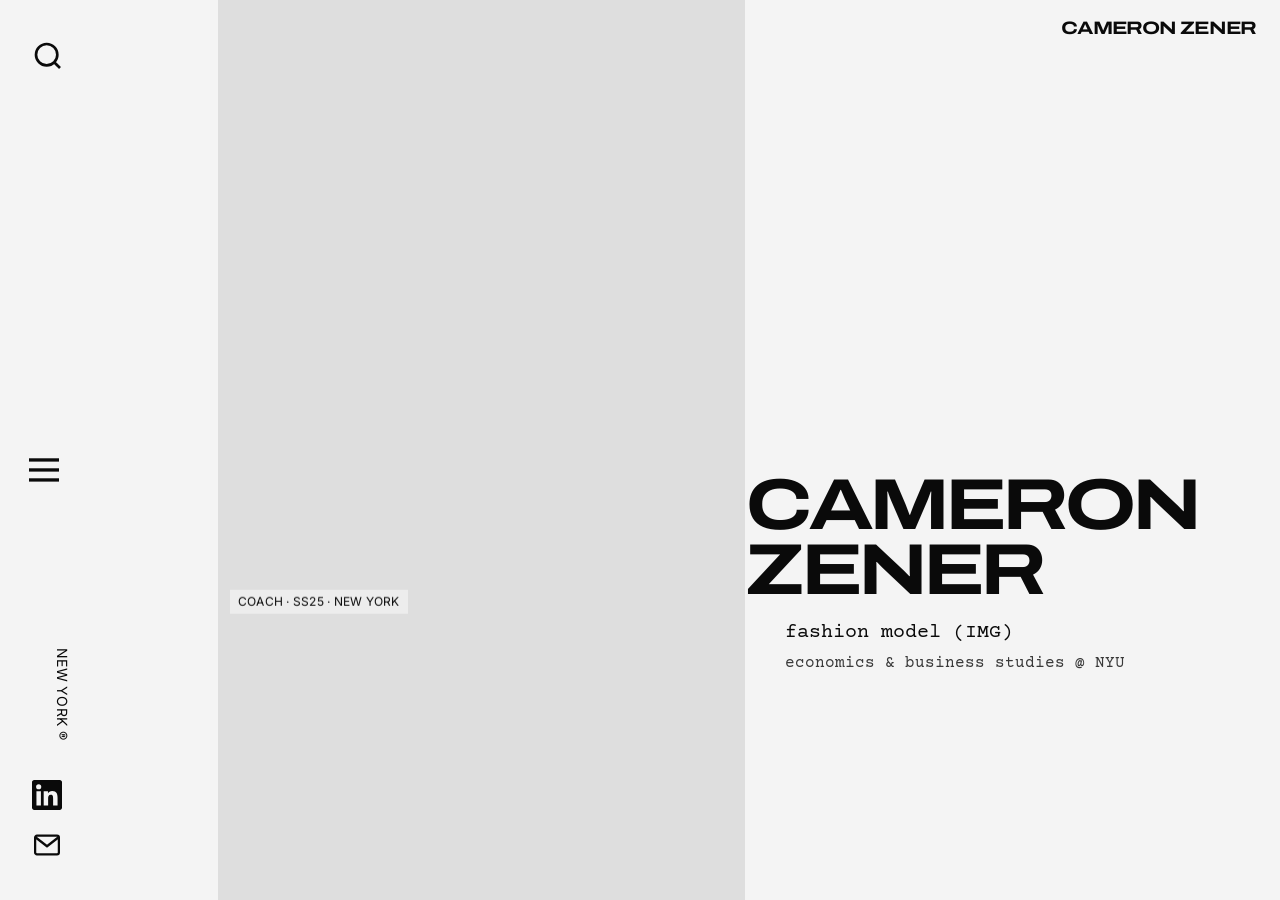
<file: index.html>
<!DOCTYPE html><html lang="en" class="theme-light"><head><meta charset="utf-8"><meta name="viewport" content="width=device-width,initial-scale=1"><link rel="icon" type="image/svg+xml" href="/favicon.svg"><link rel="sitemap" href="/sitemap-index.xml"><meta name="generator" content="Astro v7.4.5"><link rel="canonical" href="https://www.cameronzener.com/"><title>Cameron Zener</title><meta name="title" content="Cameron Zener"><meta name="description" content="Cameron Zener: fashion model with IMG Models. Economics and Business Studies at NYU."><meta property="og:type" content="website"><meta property="og:url" content="https://www.cameronzener.com/"><meta property="og:title" content="Cameron Zener"><meta property="og:description" content="Cameron Zener: fashion model with IMG Models. Economics and Business Studies at NYU."><meta name="twitter:card" content="summary"><meta name="twitter:title" content="Cameron Zener"><meta name="twitter:description" content="Cameron Zener: fashion model with IMG Models. Economics and Business Studies at NYU."><link rel="preconnect" href="https://fonts.googleapis.com"><link rel="preconnect" href="https://fonts.gstatic.com" crossorigin><!-- Free stand-ins for the Adobe Fonts on the Squarespace site:
     Pragmatica Extended -> Archivo Expanded, Aktiv Grotesk -> Inter, Courier Std -> Courier Prime --><link href="https://fonts.googleapis.com/css2?family=Archivo:wdth,wght@125,700;125,800&family=Courier+Prime:ital,wght@0,400;0,700;1,400&family=Inter:wght@400;500&display=swap" rel="stylesheet"><style>
      body { font-family: "Courier Prime", "Courier New", monospace; background-color: #000000; color: #f4f4f4; margin: 0; padding: 0; }
      .container { max-width: 100%; margin: 0 auto; }
    </style><link rel="stylesheet" href="/assets/Layout.Buff44QM.css"></head><body class="flex flex-col items-center min-h-screen relative max-w-screen p-0 m-0"><main class="container min-h-screen px-2 flex flex-col gap-10 overflow-x-clip mx-auto relative md:pl-[17%]"><a href="/" class="absolute top-0 left-0 md:left-auto md:right-0 cursor-pointer z-20" aria-label="Home"><span class="font-display block m-3 md:m-4 px-2 py-1 bg-black/80 md:text-lg text-[2.6rem] leading-[0.95] mt-5 max-w-[11ch] md:max-w-none md:leading-normal md:mt-4">Cameron Zener</span></a><div class="md:flex-row-reverse flex flex-col md:gap-10 relative grow"><div class="relative hidden md:flex flex-1 min-h-screen"><!-- Name with tagline tucked right underneath, overlapping the carousel edge --><div class="absolute z-20 -left-6 lg:-left-10 bottom-1/4 flex flex-col items-start text-left"><h1 class="text-5xl lg:text-6xl xl:text-7xl font-display">Cameron Zener</h1><div class="ml-6 lg:ml-10 mt-4"><p class="text-xl">fashion model (IMG)</p><p class="text-base mt-1 opacity-80">economics &amp; business studies @ NYU</p></div></div></div><section class="w-full flex flex-col md:hidden px-3 pt-32 z-10 text-left"><p class="text-3xl leading-tight">fashion model (IMG)</p><p class="text-sm mt-1 opacity-80">economics &amp; business studies @ NYU</p></section><div class="md:min-h-screen md:w-1/2 max-h-full overflow-hidden"><style>astro-island,astro-slot,astro-static-slot{display:contents}</style><script>(function(){let e=(e,t,n)=>{let r=async()=>{await(await e())()},i=typeof t.value==`object`?t.value:void 0,a={rootMargin:i==null?void 0:i.rootMargin},o=new IntersectionObserver(e=>{for(let t of e)if(t.isIntersecting){o.disconnect(),r();break}},a);for(let e of n.children)o.observe(e)};(self.Astro||(self.Astro={})).visible=e,window.dispatchEvent(new Event(`astro:visible`))})();</script><script>(function(){function e(t){"@babel/helpers - typeof";return e=typeof Symbol==`function`&&typeof Symbol.iterator==`symbol`?function(e){return typeof e}:function(e){return e&&typeof Symbol==`function`&&e.constructor===Symbol&&e!==Symbol.prototype?`symbol`:typeof e},e(t)}function t(t,n){if(e(t)!=`object`||!t)return t;var r=t[Symbol.toPrimitive];if(r!==void 0){var i=r.call(t,n||`default`);if(e(i)!=`object`)return i;throw TypeError(`@@toPrimitive must return a primitive value.`)}return(n===`string`?String:Number)(t)}function n(n){var r=t(n,`string`);return e(r)==`symbol`?r:r+``}function r(e,t,r){return(t=n(t))in e?Object.defineProperty(e,t,{value:r,enumerable:!0,configurable:!0,writable:!0}):e[t]=r,e}let i=/* @__PURE__ */ new Set([`__proto__`,`constructor`,`prototype`]);{let e={0:e=>a(e),1:e=>n(e),2:e=>new RegExp(e),3:e=>new Date(e),4:e=>new Map(n(e)),5:e=>new Set(n(e)),6:e=>BigInt(e),7:e=>new URL(e),8:e=>new Uint8Array(e),9:e=>new Uint16Array(e),10:e=>new Uint32Array(e),11:e=>1/0*e},t=t=>{let[n,r]=t;return n in e?e[n](r):void 0},n=e=>e.map(t),a=e=>typeof e!=`object`||!e?e:Object.fromEntries(Object.entries(e).map(([e,n])=>[e,t(n)]));class o extends HTMLElement{constructor(...e){super(...e),r(this,`Component`,void 0),r(this,`hydrator`,void 0),r(this,`hydrate`,async()=>{var e;if(!this.hydrator||!this.isConnected)return;let t=(e=this.parentElement)==null?void 0:e.closest(`astro-island[ssr]`);if(t){t.addEventListener(`astro:hydrate`,this.hydrate,{once:!0});return}let n=this.querySelectorAll(`astro-slot`),r={},i=this.querySelectorAll(`template[data-astro-template]`);for(let e of i){let t=e.closest(this.tagName);t!=null&&t.isSameNode(this)&&(r[e.getAttribute(`data-astro-template`)||`default`]=e.innerHTML,e.remove())}for(let e of n){let t=e.closest(this.tagName);t!=null&&t.isSameNode(this)&&(r[e.getAttribute(`name`)||`default`]=e.innerHTML)}let o;try{o=this.hasAttribute(`props`)?a(JSON.parse(this.getAttribute(`props`))):{}}catch(e){let t=this.getAttribute(`component-url`)||`<unknown>`,n=this.getAttribute(`component-export`);throw n&&(t+=` (export ${n})`),console.error(`[hydrate] Error parsing props for component ${t}`,this.getAttribute(`props`),e),e}await this.hydrator(this)(this.Component,o,r,{client:this.getAttribute(`client`)}),this.removeAttribute(`ssr`),this.dispatchEvent(new CustomEvent(`astro:hydrate`))}),r(this,`unmount`,()=>{this.isConnected||this.dispatchEvent(new CustomEvent(`astro:unmount`))})}disconnectedCallback(){document.removeEventListener(`astro:after-swap`,this.unmount),document.addEventListener(`astro:after-swap`,this.unmount,{once:!0})}connectedCallback(){if(!this.hasAttribute(`await-children`)||document.readyState===`interactive`||document.readyState===`complete`)this.childrenConnectedCallback();else{let e=()=>{document.removeEventListener(`DOMContentLoaded`,e),t.disconnect(),this.childrenConnectedCallback()},t=new MutationObserver(()=>{var t;((t=this.lastChild)==null?void 0:t.nodeType)===Node.COMMENT_NODE&&this.lastChild.nodeValue===`astro:end`&&(this.lastChild.remove(),e())});t.observe(this,{childList:!0}),document.addEventListener(`DOMContentLoaded`,e)}}async childrenConnectedCallback(){let e=this.getAttribute(`before-hydration-url`);e&&await import(e),this.start()}getRetryImportUrl(e){let t=new URL(e,document.baseURI);return t.searchParams.set(`astro-retry`,Date.now().toString()),t.toString()}async importWithRetry(e){try{return await import(e)}catch(t){return await new Promise(e=>setTimeout(e,1e3)),import(this.getRetryImportUrl(e))}}handleHydrationError(e){let t=this.getAttribute(`component-url`),n=new CustomEvent(`astro:hydration-error`,{cancelable:!0,bubbles:!0,composed:!0,detail:{error:e,componentUrl:t}});this.dispatchEvent(n)&&console.error(`[astro-island] Error hydrating ${t}`,e)}async start(){let e=JSON.parse(this.getAttribute(`opts`)),t=this.getAttribute(`client`);if(Astro[t]===void 0)window.addEventListener(`astro:${t}`,()=>this.start(),{once:!0});else try{await Astro[t](async()=>{let e=this.getAttribute(`renderer-url`);try{let[t,{default:n}]=await Promise.all([this.importWithRetry(this.getAttribute(`component-url`)),e?this.importWithRetry(e):Promise.resolve({default:()=>()=>{}})]),r=this.getAttribute(`component-export`)||`default`;if(r.includes(`.`)){this.Component=t;for(let e of r.split(`.`)){if(i.has(e)||!this.Component||typeof this.Component!=`object`&&typeof this.Component!=`function`||!Object.hasOwn(this.Component,e))throw Error(`Invalid component export path: ${r}`);this.Component=this.Component[e]}}else{if(i.has(r))throw Error(`Invalid component export path: ${r}`);this.Component=t[r]}return this.hydrator=n,this.hydrate}catch(e){return this.handleHydrationError(e),()=>{}}},e,this)}catch(e){this.handleHydrationError(e)}}attributeChangedCallback(){this.hydrate()}}r(o,`observedAttributes`,[`props`]),customElements.get(`astro-island`)||customElements.define(`astro-island`,o)}})();</script><astro-island uid="Z1UtJX7" prefix="r2" component-url="/assets/VerticalCarousel.B-oERvQ6.js" component-export="default" renderer-url="/assets/client.DSgfVHwC.js" props="{&quot;panels&quot;:[1,[[0,{&quot;type&quot;:[0,&quot;video&quot;],&quot;src&quot;:[0,&quot;/home/coach-ss25.mp4&quot;],&quot;alt&quot;:[0,&quot;Coach SS25 runway show&quot;],&quot;caption&quot;:[0,&quot;Coach · SS25 · New York&quot;]}],[0,{&quot;type&quot;:[0,&quot;video&quot;],&quot;src&quot;:[0,&quot;/home/off-white-ss26.mp4&quot;],&quot;alt&quot;:[0,&quot;Off-White SS26 runway show&quot;],&quot;caption&quot;:[0,&quot;Off-White · SS26 · New York&quot;]}],[0,{&quot;type&quot;:[0,&quot;video&quot;],&quot;src&quot;:[0,&quot;/home/who-decides-war-ss26.mp4&quot;],&quot;alt&quot;:[0,&quot;Who Decides War SS26 runway show&quot;],&quot;caption&quot;:[0,&quot;Who Decides War · SS26 · New York&quot;]}],[0,{&quot;type&quot;:[0,&quot;video&quot;],&quot;src&quot;:[0,&quot;/home/coach-fw25.mp4&quot;],&quot;alt&quot;:[0,&quot;Coach FW25 runway show&quot;],&quot;caption&quot;:[0,&quot;Coach · FW25 · New York&quot;]}],[0,{&quot;type&quot;:[0,&quot;video&quot;],&quot;src&quot;:[0,&quot;/home/dsquared2-ss25.mp4&quot;],&quot;alt&quot;:[0,&quot;Dsquared2 SS25 runway show&quot;],&quot;caption&quot;:[0,&quot;Dsquared2 · SS25 · Milan&quot;]}],[0,{&quot;type&quot;:[0,&quot;video&quot;],&quot;src&quot;:[0,&quot;/home/private-policy-ss26.mp4&quot;],&quot;alt&quot;:[0,&quot;Private Policy SS26 runway show&quot;],&quot;caption&quot;:[0,&quot;Private Policy · SS26 · New York&quot;]}],[0,{&quot;type&quot;:[0,&quot;video&quot;],&quot;src&quot;:[0,&quot;/home/jw-anderson-ss25.mp4&quot;],&quot;alt&quot;:[0,&quot;JW Anderson SS25 runway show&quot;],&quot;caption&quot;:[0,&quot;JW Anderson · SS25 · Milan&quot;]}]]]}" ssr client="visible" opts="{&quot;name&quot;:&quot;VerticalCarousel&quot;,&quot;value&quot;:true}" await-children><div class="h-[56vh] md:h-screen w-full overflow-hidden relative" aria-label="Highlights"><div class="h-full md:h-auto flex flex-row md:flex-col items-center w-max md:w-full" style="will-change:transform;transform:none"><div aria-hidden="false" class="h-full md:h-auto flex justify-center w-[72vw] md:w-full"><div class="relative self-center w-full max-w-[60vh] aspect-[3/4] bg-[#dedede]"><video src="/home/coach-ss25.mp4" aria-label="Coach SS25 runway show" autoPlay="" muted="" loop="" playsInline="" preload="auto" class="absolute inset-0 block w-full h-full object-cover"></video><p class="absolute left-3 bottom-3 font-nav text-[10px] md:text-xs tracking-widest bg-black/70 px-2 py-1">Coach · SS25 · New York</p></div></div><div aria-hidden="false" class="h-full md:h-auto flex justify-center w-[72vw] md:w-full"><div class="relative self-center w-full max-w-[60vh] aspect-[3/4] bg-[#dedede]"><video src="/home/off-white-ss26.mp4" aria-label="Off-White SS26 runway show" autoPlay="" muted="" loop="" playsInline="" preload="auto" class="absolute inset-0 block w-full h-full object-cover"></video><p class="absolute left-3 bottom-3 font-nav text-[10px] md:text-xs tracking-widest bg-black/70 px-2 py-1">Off-White · SS26 · New York</p></div></div><div aria-hidden="false" class="h-full md:h-auto flex justify-center w-[72vw] md:w-full"><div class="relative self-center w-full max-w-[60vh] aspect-[3/4] bg-[#dedede]"><video src="/home/who-decides-war-ss26.mp4" aria-label="Who Decides War SS26 runway show" autoPlay="" muted="" loop="" playsInline="" preload="metadata" class="absolute inset-0 block w-full h-full object-cover"></video><p class="absolute left-3 bottom-3 font-nav text-[10px] md:text-xs tracking-widest bg-black/70 px-2 py-1">Who Decides War · SS26 · New York</p></div></div><div aria-hidden="false" class="h-full md:h-auto flex justify-center w-[72vw] md:w-full"><div class="relative self-center w-full max-w-[60vh] aspect-[3/4] bg-[#dedede]"><video src="/home/coach-fw25.mp4" aria-label="Coach FW25 runway show" autoPlay="" muted="" loop="" playsInline="" preload="metadata" class="absolute inset-0 block w-full h-full object-cover"></video><p class="absolute left-3 bottom-3 font-nav text-[10px] md:text-xs tracking-widest bg-black/70 px-2 py-1">Coach · FW25 · New York</p></div></div><div aria-hidden="false" class="h-full md:h-auto flex justify-center w-[72vw] md:w-full"><div class="relative self-center w-full max-w-[60vh] aspect-[3/4] bg-[#dedede]"><video src="/home/dsquared2-ss25.mp4" aria-label="Dsquared2 SS25 runway show" autoPlay="" muted="" loop="" playsInline="" preload="metadata" class="absolute inset-0 block w-full h-full object-cover"></video><p class="absolute left-3 bottom-3 font-nav text-[10px] md:text-xs tracking-widest bg-black/70 px-2 py-1">Dsquared2 · SS25 · Milan</p></div></div><div aria-hidden="false" class="h-full md:h-auto flex justify-center w-[72vw] md:w-full"><div class="relative self-center w-full max-w-[60vh] aspect-[3/4] bg-[#dedede]"><video src="/home/private-policy-ss26.mp4" aria-label="Private Policy SS26 runway show" autoPlay="" muted="" loop="" playsInline="" preload="metadata" class="absolute inset-0 block w-full h-full object-cover"></video><p class="absolute left-3 bottom-3 font-nav text-[10px] md:text-xs tracking-widest bg-black/70 px-2 py-1">Private Policy · SS26 · New York</p></div></div><div aria-hidden="false" class="h-full md:h-auto flex justify-center w-[72vw] md:w-full"><div class="relative self-center w-full max-w-[60vh] aspect-[3/4] bg-[#dedede]"><video src="/home/jw-anderson-ss25.mp4" aria-label="JW Anderson SS25 runway show" autoPlay="" muted="" loop="" playsInline="" preload="metadata" class="absolute inset-0 block w-full h-full object-cover"></video><p class="absolute left-3 bottom-3 font-nav text-[10px] md:text-xs tracking-widest bg-black/70 px-2 py-1">JW Anderson · SS25 · Milan</p></div></div><div aria-hidden="true" class="h-full md:h-auto flex justify-center w-[72vw] md:w-full"><div class="relative self-center w-full max-w-[60vh] aspect-[3/4] bg-[#dedede]"><video src="/home/coach-ss25.mp4" autoPlay="" muted="" loop="" playsInline="" preload="metadata" class="absolute inset-0 block w-full h-full object-cover"></video><p class="absolute left-3 bottom-3 font-nav text-[10px] md:text-xs tracking-widest bg-black/70 px-2 py-1">Coach · SS25 · New York</p></div></div><div aria-hidden="true" class="h-full md:h-auto flex justify-center w-[72vw] md:w-full"><div class="relative self-center w-full max-w-[60vh] aspect-[3/4] bg-[#dedede]"><video src="/home/off-white-ss26.mp4" autoPlay="" muted="" loop="" playsInline="" preload="metadata" class="absolute inset-0 block w-full h-full object-cover"></video><p class="absolute left-3 bottom-3 font-nav text-[10px] md:text-xs tracking-widest bg-black/70 px-2 py-1">Off-White · SS26 · New York</p></div></div><div aria-hidden="true" class="h-full md:h-auto flex justify-center w-[72vw] md:w-full"><div class="relative self-center w-full max-w-[60vh] aspect-[3/4] bg-[#dedede]"><video src="/home/who-decides-war-ss26.mp4" autoPlay="" muted="" loop="" playsInline="" preload="metadata" class="absolute inset-0 block w-full h-full object-cover"></video><p class="absolute left-3 bottom-3 font-nav text-[10px] md:text-xs tracking-widest bg-black/70 px-2 py-1">Who Decides War · SS26 · New York</p></div></div><div aria-hidden="true" class="h-full md:h-auto flex justify-center w-[72vw] md:w-full"><div class="relative self-center w-full max-w-[60vh] aspect-[3/4] bg-[#dedede]"><video src="/home/coach-fw25.mp4" autoPlay="" muted="" loop="" playsInline="" preload="metadata" class="absolute inset-0 block w-full h-full object-cover"></video><p class="absolute left-3 bottom-3 font-nav text-[10px] md:text-xs tracking-widest bg-black/70 px-2 py-1">Coach · FW25 · New York</p></div></div><div aria-hidden="true" class="h-full md:h-auto flex justify-center w-[72vw] md:w-full"><div class="relative self-center w-full max-w-[60vh] aspect-[3/4] bg-[#dedede]"><video src="/home/dsquared2-ss25.mp4" autoPlay="" muted="" loop="" playsInline="" preload="metadata" class="absolute inset-0 block w-full h-full object-cover"></video><p class="absolute left-3 bottom-3 font-nav text-[10px] md:text-xs tracking-widest bg-black/70 px-2 py-1">Dsquared2 · SS25 · Milan</p></div></div><div aria-hidden="true" class="h-full md:h-auto flex justify-center w-[72vw] md:w-full"><div class="relative self-center w-full max-w-[60vh] aspect-[3/4] bg-[#dedede]"><video src="/home/private-policy-ss26.mp4" autoPlay="" muted="" loop="" playsInline="" preload="metadata" class="absolute inset-0 block w-full h-full object-cover"></video><p class="absolute left-3 bottom-3 font-nav text-[10px] md:text-xs tracking-widest bg-black/70 px-2 py-1">Private Policy · SS26 · New York</p></div></div><div aria-hidden="true" class="h-full md:h-auto flex justify-center w-[72vw] md:w-full"><div class="relative self-center w-full max-w-[60vh] aspect-[3/4] bg-[#dedede]"><video src="/home/jw-anderson-ss25.mp4" autoPlay="" muted="" loop="" playsInline="" preload="metadata" class="absolute inset-0 block w-full h-full object-cover"></video><p class="absolute left-3 bottom-3 font-nav text-[10px] md:text-xs tracking-widest bg-black/70 px-2 py-1">JW Anderson · SS25 · Milan</p></div></div></div></div><!--astro:end--></astro-island></div></div><section class="hidden p-2 fixed left-6 md:flex flex-col w-2/12 py-10 justify-between h-full min-h-screen z-30"><div class="flex justify-start relative z-10"><script>(function(){let e=(e,t)=>{let n=async()=>{await(await e())()},r=typeof t.value==`object`?t.value:void 0,i={timeout:r==null?void 0:r.timeout};`requestIdleCallback`in window?window.requestIdleCallback(n,i):setTimeout(n,i.timeout||200)};(self.Astro||(self.Astro={})).idle=e,window.dispatchEvent(new Event(`astro:idle`))})();</script><astro-island uid="Z1Jp9L" prefix="r6" component-url="/assets/SearchBar.BFJyZf34.js" component-export="default" renderer-url="/assets/client.DSgfVHwC.js" props="{&quot;items&quot;:[1,[[0,{&quot;title&quot;:[0,&quot;Economic Development Group, Member, Journalism Team&quot;],&quot;url&quot;:[0,&quot;/experience/edg/&quot;],&quot;collection&quot;:[0,&quot;experience&quot;]}],[0,{&quot;title&quot;:[0,&quot;IMG Models, Fashion Model&quot;],&quot;url&quot;:[0,&quot;/experience/img-models/&quot;],&quot;collection&quot;:[0,&quot;experience&quot;]}],[0,{&quot;title&quot;:[0,&quot;Luxury and Retail Association, Member, Mentee &amp; Outreach&quot;],&quot;url&quot;:[0,&quot;/experience/lara/&quot;],&quot;collection&quot;:[0,&quot;experience&quot;]}],[0,{&quot;title&quot;:[0,&quot;Net Impact, Member &amp; Mentee&quot;],&quot;url&quot;:[0,&quot;/experience/net-impact/&quot;],&quot;collection&quot;:[0,&quot;experience&quot;]}],[0,{&quot;title&quot;:[0,&quot;Noah&#39;s Bagels, Food Service Associate&quot;],&quot;url&quot;:[0,&quot;/experience/noahs-bagels/&quot;],&quot;collection&quot;:[0,&quot;experience&quot;]}],[0,{&quot;title&quot;:[0,&quot;Seaport Research Partners, Analyst in Equity Research&quot;],&quot;url&quot;:[0,&quot;/experience/seaport-research-partners/&quot;],&quot;collection&quot;:[0,&quot;experience&quot;]}],[0,{&quot;title&quot;:[0,&quot;Sleepy Hollow, Camp Counselor&quot;],&quot;url&quot;:[0,&quot;/experience/sleepy-hollow/&quot;],&quot;collection&quot;:[0,&quot;experience&quot;]}],[0,{&quot;title&quot;:[0,&quot;Tinker Taylor, Outreach Intern&quot;],&quot;url&quot;:[0,&quot;/experience/tinker-taylor/&quot;],&quot;collection&quot;:[0,&quot;experience&quot;]}]]]}" ssr client="idle" opts="{&quot;name&quot;:&quot;SearchBar&quot;,&quot;value&quot;:true}" await-children><div class="relative"><button class="cursor-pointer text-white" aria-label="Open search bar" aria-expanded="false"><svg class="w-8 h-8" viewBox="0 0 24 24" fill="none" stroke="currentColor" stroke-width="2"><circle cx="11" cy="11" r="8"></circle><path d="m21 21-4.35-4.35"></path></svg></button></div><!--astro:end--></astro-island></div><astro-island uid="ZertaV" prefix="r7" component-url="/assets/DeskNav.CePVo0_1.js" component-export="default" renderer-url="/assets/client.DSgfVHwC.js" props="{}" ssr client="idle" opts="{&quot;name&quot;:&quot;DeskNav&quot;,&quot;value&quot;:true}" await-children><div class="flex flex-col items-start absolute top-1/2 left-0"><div style="opacity:0;transform:translateY(-10px)"><button class="cursor-pointer" aria-label="Open navigation menu" aria-expanded="false"><svg class="w-10 h-10" viewBox="0 0 24 24" fill="none" stroke="currentColor" stroke-width="2"><line x1="3" y1="6" x2="21" y2="6"></line><line x1="3" y1="12" x2="21" y2="12"></line><line x1="3" y1="18" x2="21" y2="18"></line></svg></button></div></div><!--astro:end--></astro-island><div class="flex flex-col justify-end items-start text-3xl gap-5 relative z-10"><span class="font-nav text-sm rotate-90 absolute -top-24 -left-4 whitespace-nowrap">New York &reg;</span><a href="https://www.linkedin.com/in/cameronzener/" target="_blank" rel="noopener" aria-label="LinkedIn"><svg width="1em" height="1em" viewBox="0 0 24 24" data-icon="linkedin"><symbol id="ai:local:linkedin"><path fill="currentColor" d="M20.45 20.45h-3.56v-5.57c0-1.33-.02-3.04-1.85-3.04-1.85 0-2.14 1.45-2.14 2.94v5.67H9.35V9h3.41v1.56h.05c.48-.9 1.64-1.85 3.37-1.85 3.6 0 4.27 2.37 4.27 5.46zM5.34 7.43a2.06 2.06 0 1 1 0-4.13 2.06 2.06 0 0 1 0 4.13m1.78 13.02H3.56V9h3.56zM22.22 0H1.77C.79 0 0 .77 0 1.73v20.54C0 23.23.79 24 1.77 24h20.45c.98 0 1.78-.77 1.78-1.73V1.73C24 .77 23.2 0 22.22 0"/></symbol><use href="#ai:local:linkedin"></use></svg></a><a href="mailto:ccamzener@gmail.com" aria-label="Email"><svg width="1em" height="1em" viewBox="0 0 24 24" data-icon="mail"><symbol id="ai:local:mail"><g fill="none" stroke="currentColor" stroke-linecap="round" stroke-linejoin="round" stroke-width="1.8"><rect width="19" height="15" x="2.5" y="4.5" rx="1.5"/><path d="m3 6 9 7 9-7"/></g></symbol><use href="#ai:local:mail"></use></svg></a></div></section><astro-island uid="Z2wOmIU" prefix="r3" component-url="/assets/Hamburger.C0kEbR2i.js" component-export="default" renderer-url="/assets/client.DSgfVHwC.js" props="{}" ssr client="idle" opts="{&quot;name&quot;:&quot;Hamburger&quot;,&quot;value&quot;:true}" await-children><div class="md:hidden"><nav aria-hidden="true" class="fixed inset-0 z-40 flex flex-col items-center bg-background transition-opacity duration-300 opacity-0 pointer-events-none"><ul class="font-nav my-auto flex flex-col gap-5 text-3xl text-center"><li><a href="/" target="_self" rel="noopener noreferrer" class="animated-link ">Home</a></li><li><a href="/experience" target="_self" rel="noopener noreferrer" class="animated-link ">Experience</a></li><li><a href="/lookbook" target="_self" rel="noopener noreferrer" class="animated-link ">Lookbook</a></li><li><a href="/about" target="_self" rel="noopener noreferrer" class="animated-link ">About</a></li><li><a href="/contact" target="_self" rel="noopener noreferrer" class="animated-link ">Contact</a></li></ul><div class="flex pb-10"><a href="https://www.linkedin.com/in/cameronzener/" target="_blank" rel="noopener noreferrer" aria-label="LinkedIn"><img src="/icons/linkedin.svg" alt="LinkedIn" class="w-9 h-9 mx-3"/></a><a href="mailto:ccamzener@gmail.com" aria-label="Email"><img src="/icons/mail.svg" alt="Email" class="w-9 h-9 mx-3"/></a></div></nav><button class="fixed top-3 right-3 z-50 p-2 bg-background/80 rounded-sm" aria-expanded="false" aria-label="Open menu"><svg xmlns="http://www.w3.org/2000/svg" width="26" height="26" viewBox="0 0 24 24" fill="none" stroke="currentColor" stroke-width="2" stroke-linecap="round"><path d="M4 6h16M4 12h16M4 18h16"></path></svg></button></div><!--astro:end--></astro-island></main></body></html>
</file>
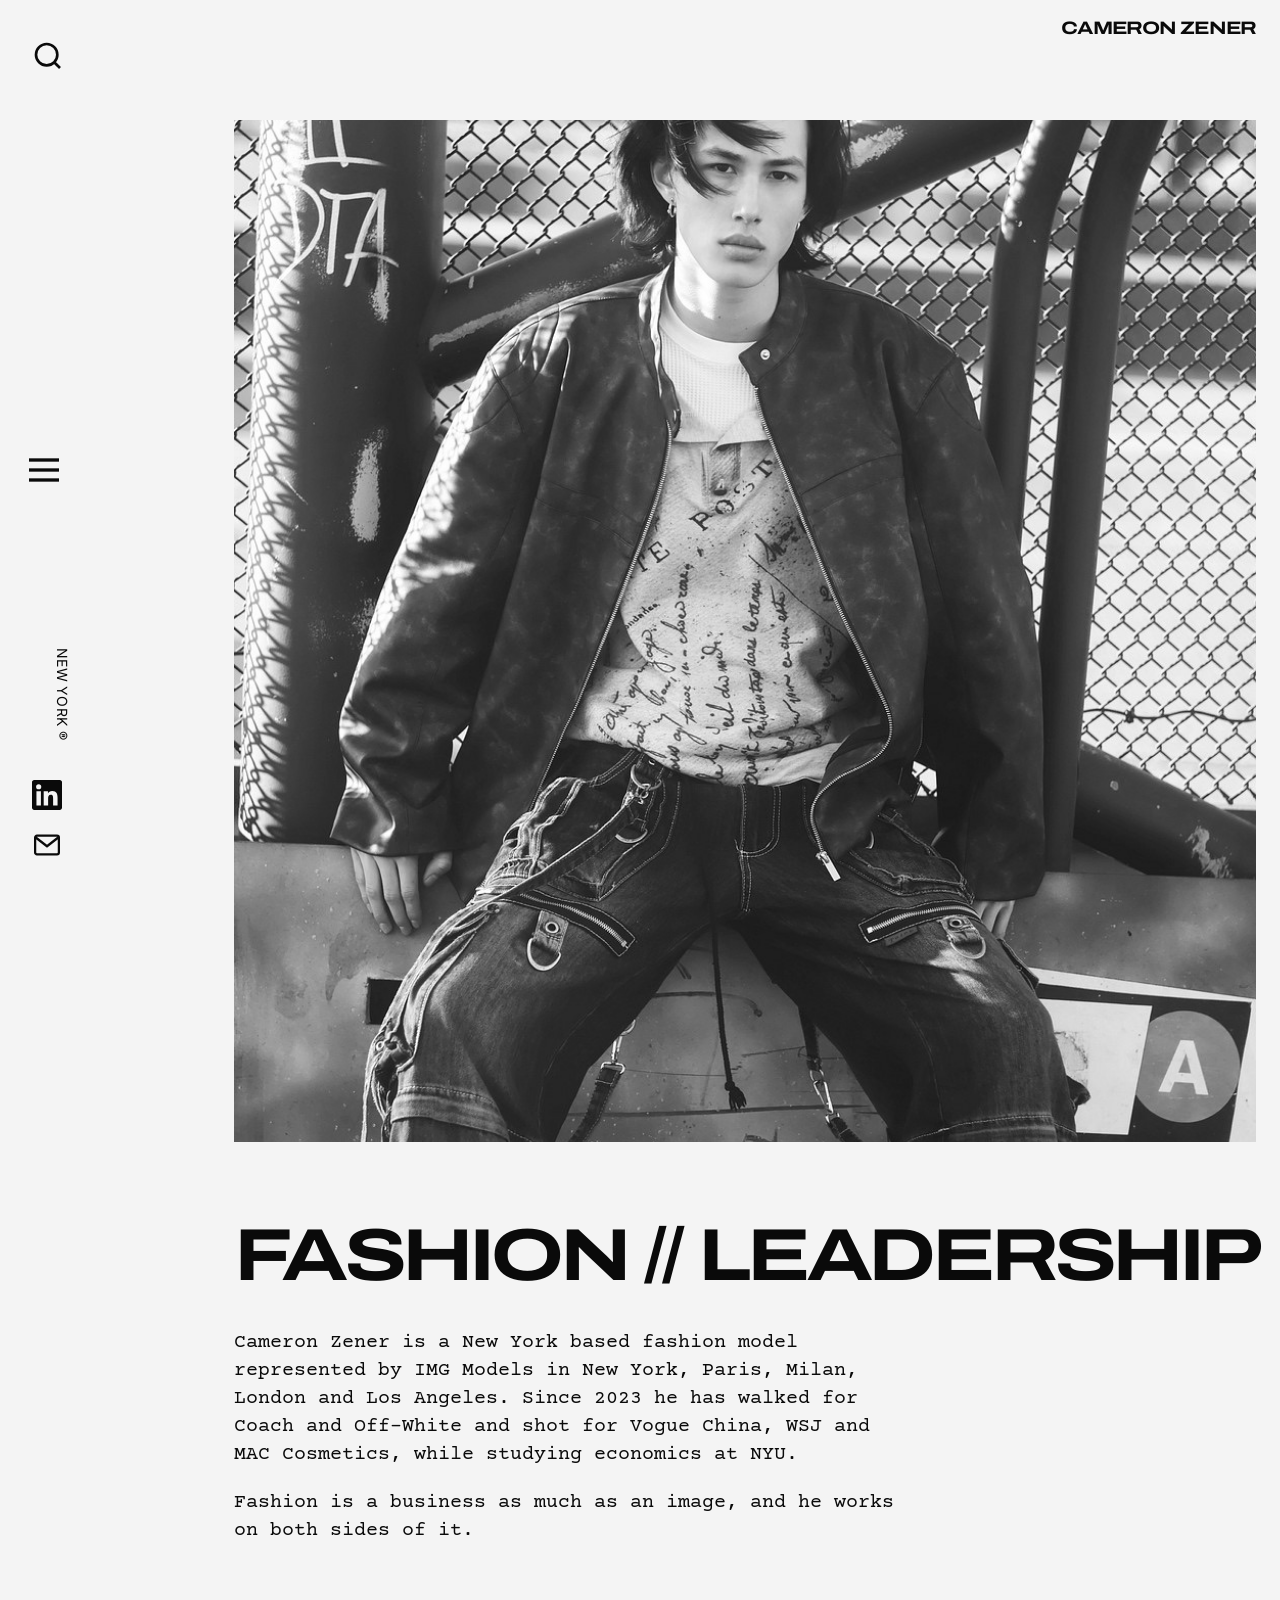
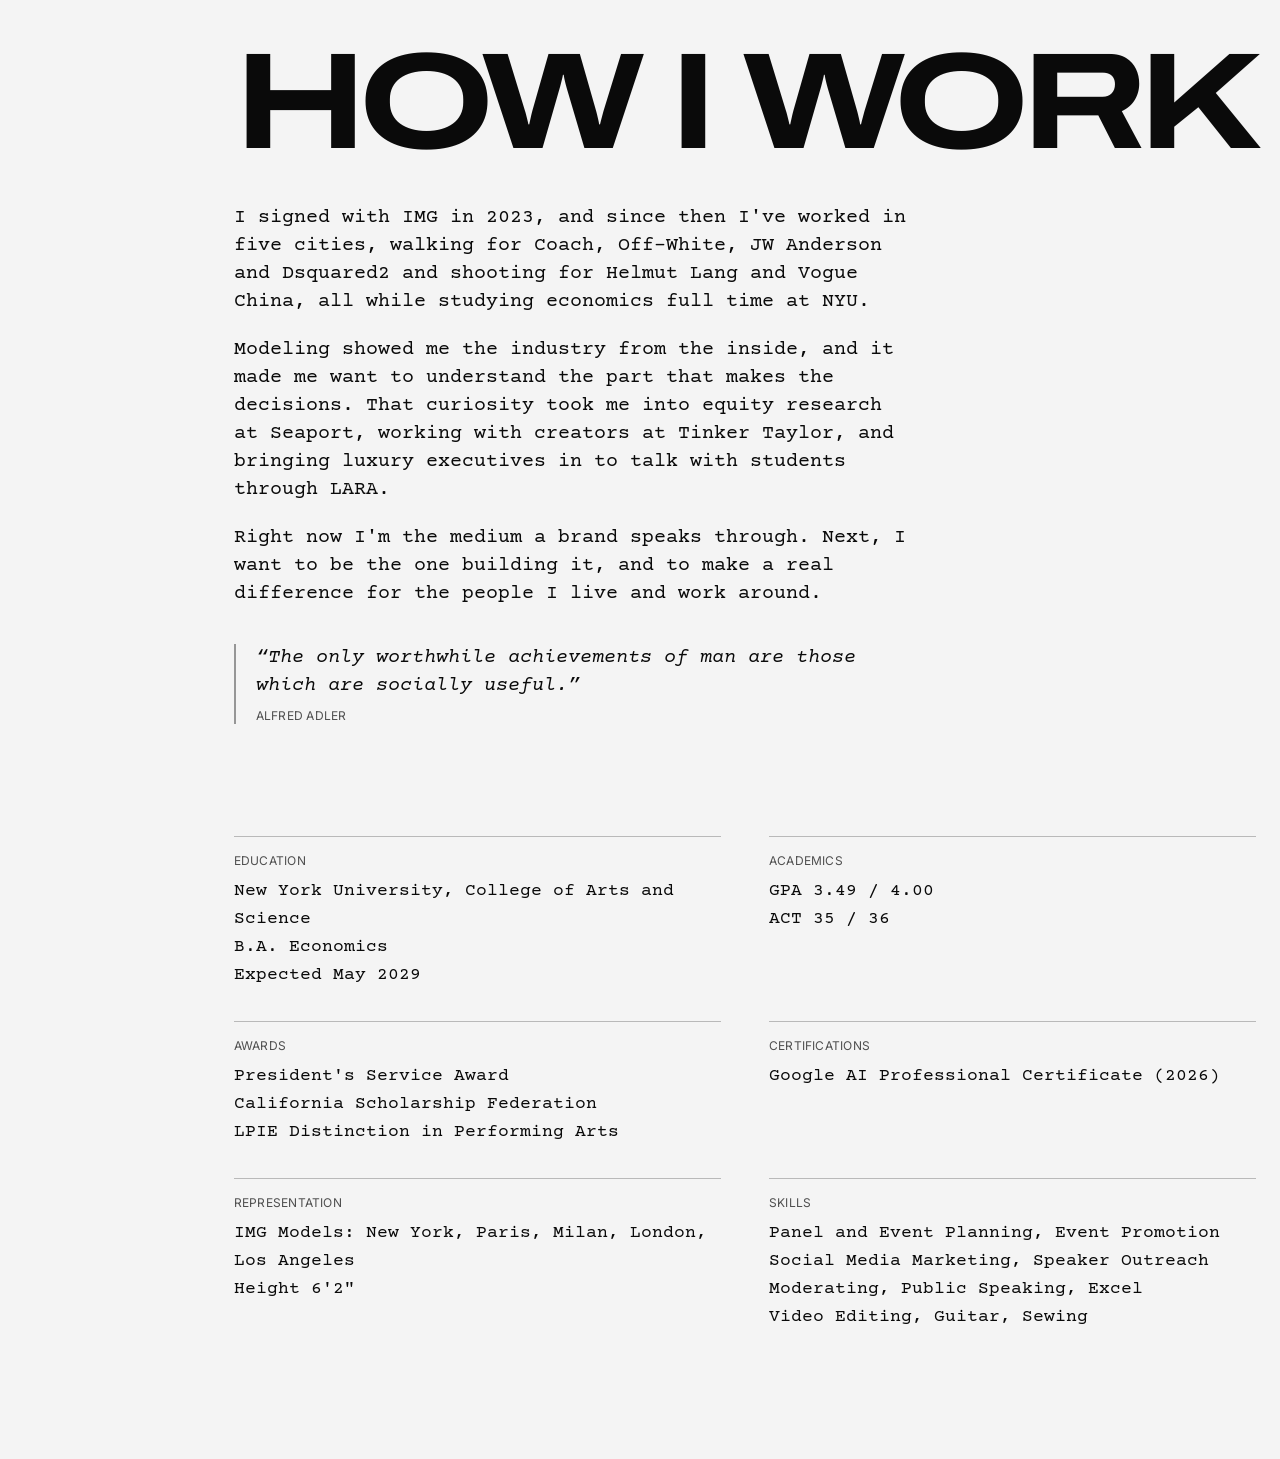
<file: about/index.html>
<!DOCTYPE html><html lang="en" class="theme-light"><head><meta charset="utf-8"><meta name="viewport" content="width=device-width,initial-scale=1"><link rel="icon" type="image/svg+xml" href="/favicon.svg"><link rel="sitemap" href="/sitemap-index.xml"><meta name="generator" content="Astro v7.4.5"><link rel="canonical" href="https://www.cameronzener.com/about/"><title>About · Cameron Zener</title><meta name="title" content="About · Cameron Zener"><meta name="description" content="Cameron Zener is a New York based fashion model with IMG Models studying economics at NYU."><meta property="og:type" content="website"><meta property="og:url" content="https://www.cameronzener.com/about/"><meta property="og:title" content="About · Cameron Zener"><meta property="og:description" content="Cameron Zener is a New York based fashion model with IMG Models studying economics at NYU."><meta name="twitter:card" content="summary"><meta name="twitter:title" content="About · Cameron Zener"><meta name="twitter:description" content="Cameron Zener is a New York based fashion model with IMG Models studying economics at NYU."><link rel="preconnect" href="https://fonts.googleapis.com"><link rel="preconnect" href="https://fonts.gstatic.com" crossorigin><!-- Free stand-ins for the Adobe Fonts on the Squarespace site:
     Pragmatica Extended -> Archivo Expanded, Aktiv Grotesk -> Inter, Courier Std -> Courier Prime --><link href="https://fonts.googleapis.com/css2?family=Archivo:wdth,wght@125,700;125,800&family=Courier+Prime:ital,wght@0,400;0,700;1,400&family=Inter:wght@400;500&display=swap" rel="stylesheet"><style>
      body { font-family: "Courier Prime", "Courier New", monospace; background-color: #000000; color: #f4f4f4; margin: 0; padding: 0; }
      .container { max-width: 100%; margin: 0 auto; }
    </style><link rel="stylesheet" href="/assets/Layout.Buff44QM.css"></head><body class="flex flex-col items-center min-h-screen relative max-w-screen p-0 m-0"><main class="container min-h-screen px-2 flex flex-col gap-10 overflow-x-clip mx-auto relative md:pl-[17%]"><a href="/" class="absolute top-0 left-0 md:left-auto md:right-0 cursor-pointer z-20" aria-label="Home"><span class="font-display block m-3 md:m-4 px-2 py-1 bg-black/80 md:text-lg text-base">Cameron Zener</span></a><section class="flex flex-col items-center py-10 pb-32 px-4"><!-- Headshot, on top --><div class="w-full max-w-5xl pt-20"><img src="/headshots/headshot.jpg" alt="Portrait of Cameron Zener" width="1200" height="1200" class="w-full aspect-square object-cover object-[50%_30%]" fetchpriority="high"></div><div class="w-full max-w-5xl mt-20"><h1 class="font-display text-[clamp(1.5rem,6.2vw,4.5rem)] md:whitespace-nowrap pb-10" data-fit><span class="inline-block">Fashion // Leadership</span></h1><div class="text-lg md:text-xl flex flex-col gap-5 max-w-2xl"><p>Cameron Zener is a New York based fashion model represented by IMG Models in New York, Paris, Milan, London and Los Angeles. Since 2023 he has walked for Coach and Off-White and shot for Vogue China, WSJ and MAC Cosmetics, while studying economics at NYU.</p><p>Fashion is a business as much as an image, and he works on both sides of it.</p></div></div><div class="w-full max-w-5xl mt-24"><h2 class="font-display text-[clamp(1.5rem,6.2vw,4.5rem)] md:whitespace-nowrap pb-10" data-fit><span class="inline-block">How I Work</span></h2><div class="text-lg md:text-xl flex flex-col gap-5 max-w-2xl"><p>I signed with IMG in 2023, and since then I've worked in five cities, walking for Coach, Off-White, JW Anderson and Dsquared2 and shooting for Helmut Lang and Vogue China, all while studying economics full time at NYU.</p><p>Modeling showed me the industry from the inside, and it made me want to understand the part that makes the decisions. That curiosity took me into equity research at Seaport, working with creators at Tinker Taylor, and bringing luxury executives in to talk with students through LARA.</p><p>Right now I'm the medium a brand speaks through. Next, I want to be the one building it, and to make a real difference for the people I live and work around.</p><blockquote class="border-l-2 border-white/40 pl-5 mt-4 italic"><p>“The only worthwhile achievements of man are those which are socially useful.”</p><footer class="not-italic font-nav text-xs tracking-widest mt-2 opacity-70">Alfred Adler</footer></blockquote></div></div><dl class="w-full max-w-5xl mt-28 grid md:grid-cols-2 gap-x-12 gap-y-8"><div class="border-t border-white/25 pt-4"><dt class="font-nav text-xs tracking-widest mb-2 opacity-70">Education</dt><dd class="text-lg">New York University, College of Arts and Science</dd><dd class="text-lg">B.A. Economics</dd><dd class="text-lg">Expected May 2029</dd></div><div class="border-t border-white/25 pt-4"><dt class="font-nav text-xs tracking-widest mb-2 opacity-70">Academics</dt><dd class="text-lg">GPA 3.49 / 4.00</dd><dd class="text-lg">ACT 35 / 36</dd></div><div class="border-t border-white/25 pt-4"><dt class="font-nav text-xs tracking-widest mb-2 opacity-70">Awards</dt><dd class="text-lg">President&#39;s Service Award</dd><dd class="text-lg">California Scholarship Federation</dd><dd class="text-lg">LPIE Distinction in Performing Arts</dd></div><div class="border-t border-white/25 pt-4"><dt class="font-nav text-xs tracking-widest mb-2 opacity-70">Certifications</dt><dd class="text-lg">Google AI Professional Certificate (2026)</dd></div><div class="border-t border-white/25 pt-4"><dt class="font-nav text-xs tracking-widest mb-2 opacity-70">Representation</dt><dd class="text-lg">IMG Models: New York, Paris, Milan, London, Los Angeles</dd><dd class="text-lg">Height 6&#39;2&quot;</dd></div><div class="border-t border-white/25 pt-4"><dt class="font-nav text-xs tracking-widest mb-2 opacity-70">Skills</dt><dd class="text-lg">Panel and Event Planning, Event Promotion</dd><dd class="text-lg">Social Media Marketing, Speaker Outreach</dd><dd class="text-lg">Moderating, Public Speaking, Excel</dd><dd class="text-lg">Video Editing, Guitar, Sewing</dd></div></dl></section><script type="module">var e=window.matchMedia(`(min-width: 768px)`);function t(){document.querySelectorAll(`[data-fit]`).forEach(t=>{if(t.style.fontSize=``,!e.matches)return;let n=t.querySelector(`span`);if(!n)return;let r=parseFloat(getComputedStyle(t).fontSize),i=n.getBoundingClientRect().width;i>0&&(t.style.fontSize=`${r*t.clientWidth/i}px`)})}t(),document.fonts?.ready.then(t),window.addEventListener(`resize`,t);</script><section class="hidden p-2 fixed left-6 md:flex flex-col w-2/12 py-10 justify-between h-full min-h-screen z-30"><div class="flex justify-start relative z-10"><style>astro-island,astro-slot,astro-static-slot{display:contents}</style><script>(function(){let e=(e,t)=>{let n=async()=>{await(await e())()},r=typeof t.value==`object`?t.value:void 0,i={timeout:r==null?void 0:r.timeout};`requestIdleCallback`in window?window.requestIdleCallback(n,i):setTimeout(n,i.timeout||200)};(self.Astro||(self.Astro={})).idle=e,window.dispatchEvent(new Event(`astro:idle`))})();</script><script>(function(){function e(t){"@babel/helpers - typeof";return e=typeof Symbol==`function`&&typeof Symbol.iterator==`symbol`?function(e){return typeof e}:function(e){return e&&typeof Symbol==`function`&&e.constructor===Symbol&&e!==Symbol.prototype?`symbol`:typeof e},e(t)}function t(t,n){if(e(t)!=`object`||!t)return t;var r=t[Symbol.toPrimitive];if(r!==void 0){var i=r.call(t,n||`default`);if(e(i)!=`object`)return i;throw TypeError(`@@toPrimitive must return a primitive value.`)}return(n===`string`?String:Number)(t)}function n(n){var r=t(n,`string`);return e(r)==`symbol`?r:r+``}function r(e,t,r){return(t=n(t))in e?Object.defineProperty(e,t,{value:r,enumerable:!0,configurable:!0,writable:!0}):e[t]=r,e}let i=/* @__PURE__ */ new Set([`__proto__`,`constructor`,`prototype`]);{let e={0:e=>a(e),1:e=>n(e),2:e=>new RegExp(e),3:e=>new Date(e),4:e=>new Map(n(e)),5:e=>new Set(n(e)),6:e=>BigInt(e),7:e=>new URL(e),8:e=>new Uint8Array(e),9:e=>new Uint16Array(e),10:e=>new Uint32Array(e),11:e=>1/0*e},t=t=>{let[n,r]=t;return n in e?e[n](r):void 0},n=e=>e.map(t),a=e=>typeof e!=`object`||!e?e:Object.fromEntries(Object.entries(e).map(([e,n])=>[e,t(n)]));class o extends HTMLElement{constructor(...e){super(...e),r(this,`Component`,void 0),r(this,`hydrator`,void 0),r(this,`hydrate`,async()=>{var e;if(!this.hydrator||!this.isConnected)return;let t=(e=this.parentElement)==null?void 0:e.closest(`astro-island[ssr]`);if(t){t.addEventListener(`astro:hydrate`,this.hydrate,{once:!0});return}let n=this.querySelectorAll(`astro-slot`),r={},i=this.querySelectorAll(`template[data-astro-template]`);for(let e of i){let t=e.closest(this.tagName);t!=null&&t.isSameNode(this)&&(r[e.getAttribute(`data-astro-template`)||`default`]=e.innerHTML,e.remove())}for(let e of n){let t=e.closest(this.tagName);t!=null&&t.isSameNode(this)&&(r[e.getAttribute(`name`)||`default`]=e.innerHTML)}let o;try{o=this.hasAttribute(`props`)?a(JSON.parse(this.getAttribute(`props`))):{}}catch(e){let t=this.getAttribute(`component-url`)||`<unknown>`,n=this.getAttribute(`component-export`);throw n&&(t+=` (export ${n})`),console.error(`[hydrate] Error parsing props for component ${t}`,this.getAttribute(`props`),e),e}await this.hydrator(this)(this.Component,o,r,{client:this.getAttribute(`client`)}),this.removeAttribute(`ssr`),this.dispatchEvent(new CustomEvent(`astro:hydrate`))}),r(this,`unmount`,()=>{this.isConnected||this.dispatchEvent(new CustomEvent(`astro:unmount`))})}disconnectedCallback(){document.removeEventListener(`astro:after-swap`,this.unmount),document.addEventListener(`astro:after-swap`,this.unmount,{once:!0})}connectedCallback(){if(!this.hasAttribute(`await-children`)||document.readyState===`interactive`||document.readyState===`complete`)this.childrenConnectedCallback();else{let e=()=>{document.removeEventListener(`DOMContentLoaded`,e),t.disconnect(),this.childrenConnectedCallback()},t=new MutationObserver(()=>{var t;((t=this.lastChild)==null?void 0:t.nodeType)===Node.COMMENT_NODE&&this.lastChild.nodeValue===`astro:end`&&(this.lastChild.remove(),e())});t.observe(this,{childList:!0}),document.addEventListener(`DOMContentLoaded`,e)}}async childrenConnectedCallback(){let e=this.getAttribute(`before-hydration-url`);e&&await import(e),this.start()}getRetryImportUrl(e){let t=new URL(e,document.baseURI);return t.searchParams.set(`astro-retry`,Date.now().toString()),t.toString()}async importWithRetry(e){try{return await import(e)}catch(t){return await new Promise(e=>setTimeout(e,1e3)),import(this.getRetryImportUrl(e))}}handleHydrationError(e){let t=this.getAttribute(`component-url`),n=new CustomEvent(`astro:hydration-error`,{cancelable:!0,bubbles:!0,composed:!0,detail:{error:e,componentUrl:t}});this.dispatchEvent(n)&&console.error(`[astro-island] Error hydrating ${t}`,e)}async start(){let e=JSON.parse(this.getAttribute(`opts`)),t=this.getAttribute(`client`);if(Astro[t]===void 0)window.addEventListener(`astro:${t}`,()=>this.start(),{once:!0});else try{await Astro[t](async()=>{let e=this.getAttribute(`renderer-url`);try{let[t,{default:n}]=await Promise.all([this.importWithRetry(this.getAttribute(`component-url`)),e?this.importWithRetry(e):Promise.resolve({default:()=>()=>{}})]),r=this.getAttribute(`component-export`)||`default`;if(r.includes(`.`)){this.Component=t;for(let e of r.split(`.`)){if(i.has(e)||!this.Component||typeof this.Component!=`object`&&typeof this.Component!=`function`||!Object.hasOwn(this.Component,e))throw Error(`Invalid component export path: ${r}`);this.Component=this.Component[e]}}else{if(i.has(r))throw Error(`Invalid component export path: ${r}`);this.Component=t[r]}return this.hydrator=n,this.hydrate}catch(e){return this.handleHydrationError(e),()=>{}}},e,this)}catch(e){this.handleHydrationError(e)}}attributeChangedCallback(){this.hydrate()}}r(o,`observedAttributes`,[`props`]),customElements.get(`astro-island`)||customElements.define(`astro-island`,o)}})();</script><astro-island uid="Z1Jp9L" prefix="r4" component-url="/assets/SearchBar.BFJyZf34.js" component-export="default" renderer-url="/assets/client.DSgfVHwC.js" props="{&quot;items&quot;:[1,[[0,{&quot;title&quot;:[0,&quot;Economic Development Group, Member, Journalism Team&quot;],&quot;url&quot;:[0,&quot;/experience/edg/&quot;],&quot;collection&quot;:[0,&quot;experience&quot;]}],[0,{&quot;title&quot;:[0,&quot;IMG Models, Fashion Model&quot;],&quot;url&quot;:[0,&quot;/experience/img-models/&quot;],&quot;collection&quot;:[0,&quot;experience&quot;]}],[0,{&quot;title&quot;:[0,&quot;Luxury and Retail Association, Member, Mentee &amp; Outreach&quot;],&quot;url&quot;:[0,&quot;/experience/lara/&quot;],&quot;collection&quot;:[0,&quot;experience&quot;]}],[0,{&quot;title&quot;:[0,&quot;Net Impact, Member &amp; Mentee&quot;],&quot;url&quot;:[0,&quot;/experience/net-impact/&quot;],&quot;collection&quot;:[0,&quot;experience&quot;]}],[0,{&quot;title&quot;:[0,&quot;Noah&#39;s Bagels, Food Service Associate&quot;],&quot;url&quot;:[0,&quot;/experience/noahs-bagels/&quot;],&quot;collection&quot;:[0,&quot;experience&quot;]}],[0,{&quot;title&quot;:[0,&quot;Seaport Research Partners, Analyst in Equity Research&quot;],&quot;url&quot;:[0,&quot;/experience/seaport-research-partners/&quot;],&quot;collection&quot;:[0,&quot;experience&quot;]}],[0,{&quot;title&quot;:[0,&quot;Sleepy Hollow, Camp Counselor&quot;],&quot;url&quot;:[0,&quot;/experience/sleepy-hollow/&quot;],&quot;collection&quot;:[0,&quot;experience&quot;]}],[0,{&quot;title&quot;:[0,&quot;Tinker Taylor, Outreach Intern&quot;],&quot;url&quot;:[0,&quot;/experience/tinker-taylor/&quot;],&quot;collection&quot;:[0,&quot;experience&quot;]}]]]}" ssr client="idle" opts="{&quot;name&quot;:&quot;SearchBar&quot;,&quot;value&quot;:true}" await-children><div class="relative"><button class="cursor-pointer text-white" aria-label="Open search bar" aria-expanded="false"><svg class="w-8 h-8" viewBox="0 0 24 24" fill="none" stroke="currentColor" stroke-width="2"><circle cx="11" cy="11" r="8"></circle><path d="m21 21-4.35-4.35"></path></svg></button></div><!--astro:end--></astro-island></div><astro-island uid="ZertaV" prefix="r5" component-url="/assets/DeskNav.CePVo0_1.js" component-export="default" renderer-url="/assets/client.DSgfVHwC.js" props="{}" ssr client="idle" opts="{&quot;name&quot;:&quot;DeskNav&quot;,&quot;value&quot;:true}" await-children><div class="flex flex-col items-start absolute top-1/2 left-0"><div style="opacity:0;transform:translateY(-10px)"><button class="cursor-pointer" aria-label="Open navigation menu" aria-expanded="false"><svg class="w-10 h-10" viewBox="0 0 24 24" fill="none" stroke="currentColor" stroke-width="2"><line x1="3" y1="6" x2="21" y2="6"></line><line x1="3" y1="12" x2="21" y2="12"></line><line x1="3" y1="18" x2="21" y2="18"></line></svg></button></div></div><!--astro:end--></astro-island><div class="flex flex-col justify-end items-start text-3xl gap-5 relative z-10"><span class="font-nav text-sm rotate-90 absolute -top-24 -left-4 whitespace-nowrap">New York &reg;</span><a href="https://www.linkedin.com/in/cameronzener/" target="_blank" rel="noopener" aria-label="LinkedIn"><svg width="1em" height="1em" viewBox="0 0 24 24" data-icon="linkedin"><symbol id="ai:local:linkedin"><path fill="currentColor" d="M20.45 20.45h-3.56v-5.57c0-1.33-.02-3.04-1.85-3.04-1.85 0-2.14 1.45-2.14 2.94v5.67H9.35V9h3.41v1.56h.05c.48-.9 1.64-1.85 3.37-1.85 3.6 0 4.27 2.37 4.27 5.46zM5.34 7.43a2.06 2.06 0 1 1 0-4.13 2.06 2.06 0 0 1 0 4.13m1.78 13.02H3.56V9h3.56zM22.22 0H1.77C.79 0 0 .77 0 1.73v20.54C0 23.23.79 24 1.77 24h20.45c.98 0 1.78-.77 1.78-1.73V1.73C24 .77 23.2 0 22.22 0"/></symbol><use href="#ai:local:linkedin"></use></svg></a><a href="mailto:ccamzener@gmail.com" aria-label="Email"><svg width="1em" height="1em" viewBox="0 0 24 24" data-icon="mail"><symbol id="ai:local:mail"><g fill="none" stroke="currentColor" stroke-linecap="round" stroke-linejoin="round" stroke-width="1.8"><rect width="19" height="15" x="2.5" y="4.5" rx="1.5"/><path d="m3 6 9 7 9-7"/></g></symbol><use href="#ai:local:mail"></use></svg></a></div></section><astro-island uid="Z2wOmIU" prefix="r1" component-url="/assets/Hamburger.C0kEbR2i.js" component-export="default" renderer-url="/assets/client.DSgfVHwC.js" props="{}" ssr client="idle" opts="{&quot;name&quot;:&quot;Hamburger&quot;,&quot;value&quot;:true}" await-children><div class="md:hidden"><nav aria-hidden="true" class="fixed inset-0 z-40 flex flex-col items-center bg-background transition-opacity duration-300 opacity-0 pointer-events-none"><ul class="font-nav my-auto flex flex-col gap-5 text-3xl text-center"><li><a href="/" target="_self" rel="noopener noreferrer" class="animated-link ">Home</a></li><li><a href="/experience" target="_self" rel="noopener noreferrer" class="animated-link ">Experience</a></li><li><a href="/lookbook" target="_self" rel="noopener noreferrer" class="animated-link ">Lookbook</a></li><li><a href="/about" target="_self" rel="noopener noreferrer" class="animated-link ">About</a></li><li><a href="/contact" target="_self" rel="noopener noreferrer" class="animated-link ">Contact</a></li></ul><div class="flex pb-10"><a href="https://www.linkedin.com/in/cameronzener/" target="_blank" rel="noopener noreferrer" aria-label="LinkedIn"><img src="/icons/linkedin.svg" alt="LinkedIn" class="w-9 h-9 mx-3"/></a><a href="mailto:ccamzener@gmail.com" aria-label="Email"><img src="/icons/mail.svg" alt="Email" class="w-9 h-9 mx-3"/></a></div></nav><button class="fixed top-3 right-3 z-50 p-2 bg-background/80 rounded-sm" aria-expanded="false" aria-label="Open menu"><svg xmlns="http://www.w3.org/2000/svg" width="26" height="26" viewBox="0 0 24 24" fill="none" stroke="currentColor" stroke-width="2" stroke-linecap="round"><path d="M4 6h16M4 12h16M4 18h16"></path></svg></button></div><!--astro:end--></astro-island></main></body></html>
</file>
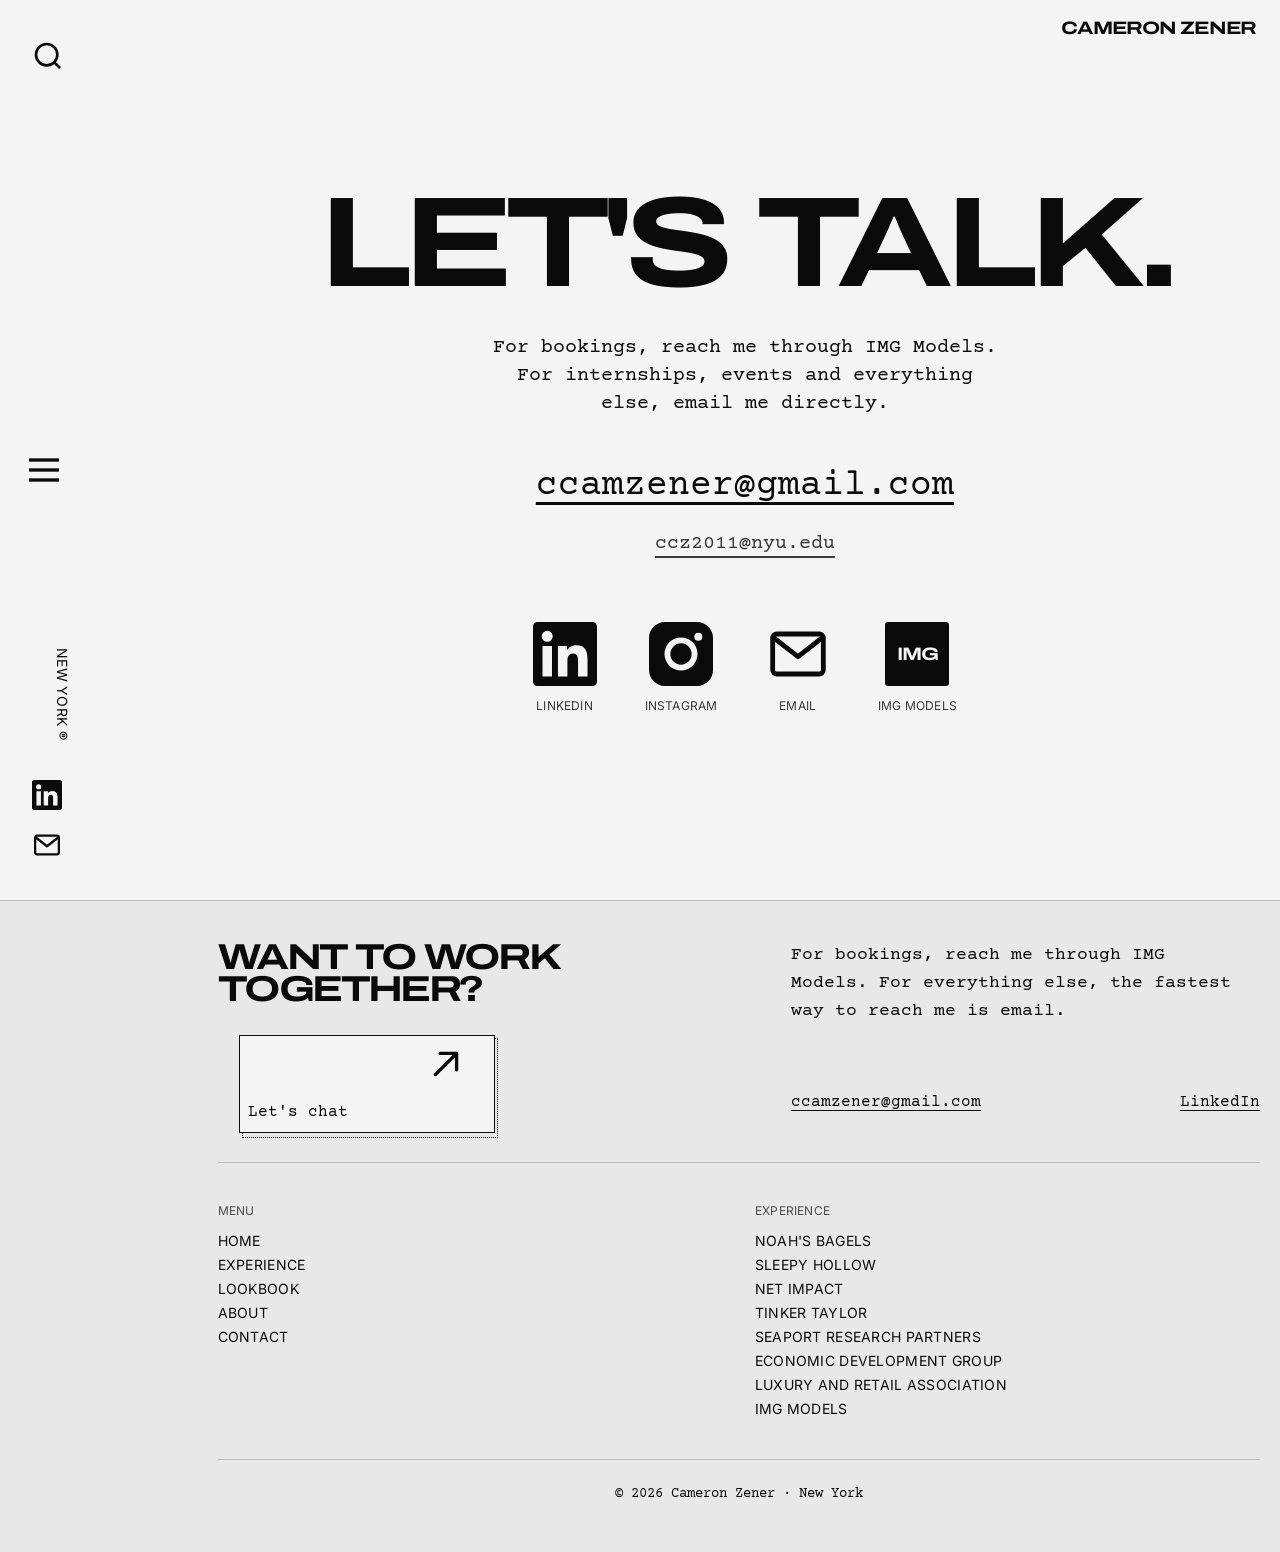
<file: contact/index.html>
<!DOCTYPE html><html lang="en" class="theme-light"><head><meta charset="utf-8"><meta name="viewport" content="width=device-width,initial-scale=1"><link rel="icon" type="image/svg+xml" href="/favicon.svg"><link rel="sitemap" href="/sitemap-index.xml"><meta name="generator" content="Astro v7.4.5"><link rel="canonical" href="https://www.cameronzener.com/contact/"><title>Contact · Cameron Zener</title><meta name="title" content="Contact · Cameron Zener"><meta name="description" content="Get in touch with Cameron Zener."><meta property="og:type" content="website"><meta property="og:url" content="https://www.cameronzener.com/contact/"><meta property="og:title" content="Contact · Cameron Zener"><meta property="og:description" content="Get in touch with Cameron Zener."><meta name="twitter:card" content="summary"><meta name="twitter:title" content="Contact · Cameron Zener"><meta name="twitter:description" content="Get in touch with Cameron Zener."><link rel="preconnect" href="https://fonts.googleapis.com"><link rel="preconnect" href="https://fonts.gstatic.com" crossorigin><!-- Free stand-ins for the Adobe Fonts on the Squarespace site:
     Pragmatica Extended -> Archivo Expanded, Aktiv Grotesk -> Inter, Courier Std -> Courier Prime --><link href="https://fonts.googleapis.com/css2?family=Archivo:wdth,wght@125,700;125,800&family=Courier+Prime:ital,wght@0,400;0,700;1,400&family=Inter:wght@400;500&display=swap" rel="stylesheet"><style>
      body { font-family: "Courier Prime", "Courier New", monospace; background-color: #000000; color: #f4f4f4; margin: 0; padding: 0; }
      .container { max-width: 100%; margin: 0 auto; }
    </style><link rel="stylesheet" href="/assets/Layout.Buff44QM.css"></head><body class="flex flex-col items-center min-h-screen relative max-w-screen p-0 m-0"><main class="container min-h-screen px-2 flex flex-col gap-10 overflow-x-clip mx-auto relative md:pl-[17%]"><a href="/" class="absolute top-0 left-0 md:left-auto md:right-0 cursor-pointer z-20" aria-label="Home"><span class="font-display block m-3 md:m-4 px-2 py-1 bg-black/80 md:text-lg text-base">Cameron Zener</span></a><section class="flex grow py-32 flex-col justify-center items-center px-4 text-center"><h1 class="text-6xl md:text-9xl font-display pb-8">Let's talk.</h1><p class="text-xl max-w-lg mb-12">For bookings, reach me through IMG Models. For internships, events and everything else, email me directly.</p><a href="mailto:ccamzener@gmail.com" class="text-2xl md:text-4xl underline underline-offset-8 mb-6 break-all">ccamzener@gmail.com</a><a href="mailto:ccz2011@nyu.edu" class="text-lg md:text-xl underline underline-offset-8 mb-16 break-all opacity-80">ccz2011@nyu.edu</a><!-- Square icon links --><ul class="flex flex-wrap justify-center gap-8 md:gap-12"><li><a href="https://www.linkedin.com/in/cameronzener/" target="_blank" rel="noopener" class="group flex flex-col items-center gap-3" aria-label="LinkedIn"><svg width="1em" height="1em" viewBox="0 0 24 24" class="w-14 h-14 md:w-16 md:h-16 transition-transform duration-300 group-hover:-translate-y-1" data-icon="linkedin"><symbol id="ai:local:linkedin"><path fill="currentColor" d="M20.45 20.45h-3.56v-5.57c0-1.33-.02-3.04-1.85-3.04-1.85 0-2.14 1.45-2.14 2.94v5.67H9.35V9h3.41v1.56h.05c.48-.9 1.64-1.85 3.37-1.85 3.6 0 4.27 2.37 4.27 5.46zM5.34 7.43a2.06 2.06 0 1 1 0-4.13 2.06 2.06 0 0 1 0 4.13m1.78 13.02H3.56V9h3.56zM22.22 0H1.77C.79 0 0 .77 0 1.73v20.54C0 23.23.79 24 1.77 24h20.45c.98 0 1.78-.77 1.78-1.73V1.73C24 .77 23.2 0 22.22 0"/></symbol><use href="#ai:local:linkedin"></use></svg><span class="font-nav text-xs tracking-widest opacity-80 group-hover:opacity-100">LinkedIn</span></a></li><li><a href="https://instagram.com/cam_zener/" target="_blank" rel="noopener" class="group flex flex-col items-center gap-3" aria-label="Instagram"><svg width="1em" height="1em" viewBox="0 0 24 24" class="w-14 h-14 md:w-16 md:h-16 transition-transform duration-300 group-hover:-translate-y-1" data-icon="instagram"><symbol id="ai:local:instagram"><path fill="currentColor" fill-rule="evenodd" d="M6 0h12a6 6 0 0 1 6 6v12a6 6 0 0 1-6 6H6a6 6 0 0 1-6-6V6a6 6 0 0 1 6-6m6 5.8a6.2 6.2 0 1 0 0 12.4 6.2 6.2 0 0 0 0-12.4M12 8a4 4 0 1 1 0 8 4 4 0 0 1 0-8m6.5-4a1.5 1.5 0 1 0 0 3 1.5 1.5 0 0 0 0-3"/></symbol><use href="#ai:local:instagram"></use></svg><span class="font-nav text-xs tracking-widest opacity-80 group-hover:opacity-100">Instagram</span></a></li><li><a href="mailto:ccamzener@gmail.com" class="group flex flex-col items-center gap-3" aria-label="Email"><svg width="1em" height="1em" viewBox="0 0 24 24" class="w-14 h-14 md:w-16 md:h-16 transition-transform duration-300 group-hover:-translate-y-1" data-icon="mail"><symbol id="ai:local:mail"><g fill="none" stroke="currentColor" stroke-linecap="round" stroke-linejoin="round" stroke-width="1.8"><rect width="19" height="15" x="2.5" y="4.5" rx="1.5"/><path d="m3 6 9 7 9-7"/></g></symbol><use href="#ai:local:mail"></use></svg><span class="font-nav text-xs tracking-widest opacity-80 group-hover:opacity-100">Email</span></a></li><li><a href="https://imgmodels.com/directory/new-york/cameron-zener/" target="_blank" rel="noopener" class="group flex flex-col items-center gap-3" aria-label="IMG Models"><span class="w-14 h-14 md:w-16 md:h-16 bg-white text-black flex items-center justify-center font-display text-base md:text-lg rounded-[3px] transition-transform duration-300 group-hover:-translate-y-1">IMG</span><span class="font-nav text-xs tracking-widest opacity-80 group-hover:opacity-100">IMG Models</span></a></li></ul></section><section class="hidden p-2 fixed left-6 md:flex flex-col w-2/12 py-10 justify-between h-full min-h-screen z-30"><div class="flex justify-start relative z-10"><style>astro-island,astro-slot,astro-static-slot{display:contents}</style><script>(function(){let e=(e,t)=>{let n=async()=>{await(await e())()},r=typeof t.value==`object`?t.value:void 0,i={timeout:r==null?void 0:r.timeout};`requestIdleCallback`in window?window.requestIdleCallback(n,i):setTimeout(n,i.timeout||200)};(self.Astro||(self.Astro={})).idle=e,window.dispatchEvent(new Event(`astro:idle`))})();</script><script>(function(){function e(t){"@babel/helpers - typeof";return e=typeof Symbol==`function`&&typeof Symbol.iterator==`symbol`?function(e){return typeof e}:function(e){return e&&typeof Symbol==`function`&&e.constructor===Symbol&&e!==Symbol.prototype?`symbol`:typeof e},e(t)}function t(t,n){if(e(t)!=`object`||!t)return t;var r=t[Symbol.toPrimitive];if(r!==void 0){var i=r.call(t,n||`default`);if(e(i)!=`object`)return i;throw TypeError(`@@toPrimitive must return a primitive value.`)}return(n===`string`?String:Number)(t)}function n(n){var r=t(n,`string`);return e(r)==`symbol`?r:r+``}function r(e,t,r){return(t=n(t))in e?Object.defineProperty(e,t,{value:r,enumerable:!0,configurable:!0,writable:!0}):e[t]=r,e}let i=/* @__PURE__ */ new Set([`__proto__`,`constructor`,`prototype`]);{let e={0:e=>a(e),1:e=>n(e),2:e=>new RegExp(e),3:e=>new Date(e),4:e=>new Map(n(e)),5:e=>new Set(n(e)),6:e=>BigInt(e),7:e=>new URL(e),8:e=>new Uint8Array(e),9:e=>new Uint16Array(e),10:e=>new Uint32Array(e),11:e=>1/0*e},t=t=>{let[n,r]=t;return n in e?e[n](r):void 0},n=e=>e.map(t),a=e=>typeof e!=`object`||!e?e:Object.fromEntries(Object.entries(e).map(([e,n])=>[e,t(n)]));class o extends HTMLElement{constructor(...e){super(...e),r(this,`Component`,void 0),r(this,`hydrator`,void 0),r(this,`hydrate`,async()=>{var e;if(!this.hydrator||!this.isConnected)return;let t=(e=this.parentElement)==null?void 0:e.closest(`astro-island[ssr]`);if(t){t.addEventListener(`astro:hydrate`,this.hydrate,{once:!0});return}let n=this.querySelectorAll(`astro-slot`),r={},i=this.querySelectorAll(`template[data-astro-template]`);for(let e of i){let t=e.closest(this.tagName);t!=null&&t.isSameNode(this)&&(r[e.getAttribute(`data-astro-template`)||`default`]=e.innerHTML,e.remove())}for(let e of n){let t=e.closest(this.tagName);t!=null&&t.isSameNode(this)&&(r[e.getAttribute(`name`)||`default`]=e.innerHTML)}let o;try{o=this.hasAttribute(`props`)?a(JSON.parse(this.getAttribute(`props`))):{}}catch(e){let t=this.getAttribute(`component-url`)||`<unknown>`,n=this.getAttribute(`component-export`);throw n&&(t+=` (export ${n})`),console.error(`[hydrate] Error parsing props for component ${t}`,this.getAttribute(`props`),e),e}await this.hydrator(this)(this.Component,o,r,{client:this.getAttribute(`client`)}),this.removeAttribute(`ssr`),this.dispatchEvent(new CustomEvent(`astro:hydrate`))}),r(this,`unmount`,()=>{this.isConnected||this.dispatchEvent(new CustomEvent(`astro:unmount`))})}disconnectedCallback(){document.removeEventListener(`astro:after-swap`,this.unmount),document.addEventListener(`astro:after-swap`,this.unmount,{once:!0})}connectedCallback(){if(!this.hasAttribute(`await-children`)||document.readyState===`interactive`||document.readyState===`complete`)this.childrenConnectedCallback();else{let e=()=>{document.removeEventListener(`DOMContentLoaded`,e),t.disconnect(),this.childrenConnectedCallback()},t=new MutationObserver(()=>{var t;((t=this.lastChild)==null?void 0:t.nodeType)===Node.COMMENT_NODE&&this.lastChild.nodeValue===`astro:end`&&(this.lastChild.remove(),e())});t.observe(this,{childList:!0}),document.addEventListener(`DOMContentLoaded`,e)}}async childrenConnectedCallback(){let e=this.getAttribute(`before-hydration-url`);e&&await import(e),this.start()}getRetryImportUrl(e){let t=new URL(e,document.baseURI);return t.searchParams.set(`astro-retry`,Date.now().toString()),t.toString()}async importWithRetry(e){try{return await import(e)}catch(t){return await new Promise(e=>setTimeout(e,1e3)),import(this.getRetryImportUrl(e))}}handleHydrationError(e){let t=this.getAttribute(`component-url`),n=new CustomEvent(`astro:hydration-error`,{cancelable:!0,bubbles:!0,composed:!0,detail:{error:e,componentUrl:t}});this.dispatchEvent(n)&&console.error(`[astro-island] Error hydrating ${t}`,e)}async start(){let e=JSON.parse(this.getAttribute(`opts`)),t=this.getAttribute(`client`);if(Astro[t]===void 0)window.addEventListener(`astro:${t}`,()=>this.start(),{once:!0});else try{await Astro[t](async()=>{let e=this.getAttribute(`renderer-url`);try{let[t,{default:n}]=await Promise.all([this.importWithRetry(this.getAttribute(`component-url`)),e?this.importWithRetry(e):Promise.resolve({default:()=>()=>{}})]),r=this.getAttribute(`component-export`)||`default`;if(r.includes(`.`)){this.Component=t;for(let e of r.split(`.`)){if(i.has(e)||!this.Component||typeof this.Component!=`object`&&typeof this.Component!=`function`||!Object.hasOwn(this.Component,e))throw Error(`Invalid component export path: ${r}`);this.Component=this.Component[e]}}else{if(i.has(r))throw Error(`Invalid component export path: ${r}`);this.Component=t[r]}return this.hydrator=n,this.hydrate}catch(e){return this.handleHydrationError(e),()=>{}}},e,this)}catch(e){this.handleHydrationError(e)}}attributeChangedCallback(){this.hydrate()}}r(o,`observedAttributes`,[`props`]),customElements.get(`astro-island`)||customElements.define(`astro-island`,o)}})();</script><astro-island uid="Z1Jp9L" prefix="r4" component-url="/assets/SearchBar.BFJyZf34.js" component-export="default" renderer-url="/assets/client.DSgfVHwC.js" props="{&quot;items&quot;:[1,[[0,{&quot;title&quot;:[0,&quot;Economic Development Group, Member, Journalism Team&quot;],&quot;url&quot;:[0,&quot;/experience/edg/&quot;],&quot;collection&quot;:[0,&quot;experience&quot;]}],[0,{&quot;title&quot;:[0,&quot;IMG Models, Fashion Model&quot;],&quot;url&quot;:[0,&quot;/experience/img-models/&quot;],&quot;collection&quot;:[0,&quot;experience&quot;]}],[0,{&quot;title&quot;:[0,&quot;Luxury and Retail Association, Member, Mentee &amp; Outreach&quot;],&quot;url&quot;:[0,&quot;/experience/lara/&quot;],&quot;collection&quot;:[0,&quot;experience&quot;]}],[0,{&quot;title&quot;:[0,&quot;Net Impact, Member &amp; Mentee&quot;],&quot;url&quot;:[0,&quot;/experience/net-impact/&quot;],&quot;collection&quot;:[0,&quot;experience&quot;]}],[0,{&quot;title&quot;:[0,&quot;Noah&#39;s Bagels, Food Service Associate&quot;],&quot;url&quot;:[0,&quot;/experience/noahs-bagels/&quot;],&quot;collection&quot;:[0,&quot;experience&quot;]}],[0,{&quot;title&quot;:[0,&quot;Seaport Research Partners, Analyst in Equity Research&quot;],&quot;url&quot;:[0,&quot;/experience/seaport-research-partners/&quot;],&quot;collection&quot;:[0,&quot;experience&quot;]}],[0,{&quot;title&quot;:[0,&quot;Sleepy Hollow, Camp Counselor&quot;],&quot;url&quot;:[0,&quot;/experience/sleepy-hollow/&quot;],&quot;collection&quot;:[0,&quot;experience&quot;]}],[0,{&quot;title&quot;:[0,&quot;Tinker Taylor, Outreach Intern&quot;],&quot;url&quot;:[0,&quot;/experience/tinker-taylor/&quot;],&quot;collection&quot;:[0,&quot;experience&quot;]}]]]}" ssr client="idle" opts="{&quot;name&quot;:&quot;SearchBar&quot;,&quot;value&quot;:true}" await-children><div class="relative"><button class="cursor-pointer text-white" aria-label="Open search bar" aria-expanded="false"><svg class="w-8 h-8" viewBox="0 0 24 24" fill="none" stroke="currentColor" stroke-width="2"><circle cx="11" cy="11" r="8"></circle><path d="m21 21-4.35-4.35"></path></svg></button></div><!--astro:end--></astro-island></div><astro-island uid="ZertaV" prefix="r5" component-url="/assets/DeskNav.CePVo0_1.js" component-export="default" renderer-url="/assets/client.DSgfVHwC.js" props="{}" ssr client="idle" opts="{&quot;name&quot;:&quot;DeskNav&quot;,&quot;value&quot;:true}" await-children><div class="flex flex-col items-start absolute top-1/2 left-0"><div style="opacity:0;transform:translateY(-10px)"><button class="cursor-pointer" aria-label="Open navigation menu" aria-expanded="false"><svg class="w-10 h-10" viewBox="0 0 24 24" fill="none" stroke="currentColor" stroke-width="2"><line x1="3" y1="6" x2="21" y2="6"></line><line x1="3" y1="12" x2="21" y2="12"></line><line x1="3" y1="18" x2="21" y2="18"></line></svg></button></div></div><!--astro:end--></astro-island><div class="flex flex-col justify-end items-start text-3xl gap-5 relative z-10"><span class="font-nav text-sm rotate-90 absolute -top-24 -left-4 whitespace-nowrap">New York &reg;</span><a href="https://www.linkedin.com/in/cameronzener/" target="_blank" rel="noopener" aria-label="LinkedIn"><svg width="1em" height="1em" viewBox="0 0 24 24" data-icon="linkedin"><use href="#ai:local:linkedin"></use></svg></a><a href="mailto:ccamzener@gmail.com" aria-label="Email"><svg width="1em" height="1em" viewBox="0 0 24 24" data-icon="mail"><use href="#ai:local:mail"></use></svg></a></div></section><astro-island uid="Z2wOmIU" prefix="r1" component-url="/assets/Hamburger.C0kEbR2i.js" component-export="default" renderer-url="/assets/client.DSgfVHwC.js" props="{}" ssr client="idle" opts="{&quot;name&quot;:&quot;Hamburger&quot;,&quot;value&quot;:true}" await-children><div class="md:hidden"><nav aria-hidden="true" class="fixed inset-0 z-40 flex flex-col items-center bg-background transition-opacity duration-300 opacity-0 pointer-events-none"><ul class="font-nav my-auto flex flex-col gap-5 text-3xl text-center"><li><a href="/" target="_self" rel="noopener noreferrer" class="animated-link ">Home</a></li><li><a href="/experience" target="_self" rel="noopener noreferrer" class="animated-link ">Experience</a></li><li><a href="/lookbook" target="_self" rel="noopener noreferrer" class="animated-link ">Lookbook</a></li><li><a href="/about" target="_self" rel="noopener noreferrer" class="animated-link ">About</a></li><li><a href="/contact" target="_self" rel="noopener noreferrer" class="animated-link ">Contact</a></li></ul><div class="flex pb-10"><a href="https://www.linkedin.com/in/cameronzener/" target="_blank" rel="noopener noreferrer" aria-label="LinkedIn"><img src="/icons/linkedin.svg" alt="LinkedIn" class="w-9 h-9 mx-3"/></a><a href="mailto:ccamzener@gmail.com" aria-label="Email"><img src="/icons/mail.svg" alt="Email" class="w-9 h-9 mx-3"/></a></div></nav><button class="fixed top-3 right-3 z-50 p-2 bg-background/80 rounded-sm" aria-expanded="false" aria-label="Open menu"><svg xmlns="http://www.w3.org/2000/svg" width="26" height="26" viewBox="0 0 24 24" fill="none" stroke="currentColor" stroke-width="2" stroke-linecap="round"><path d="M4 6h16M4 12h16M4 18h16"></path></svg></button></div><!--astro:end--></astro-island></main><footer class="relative bg-muted pt-10 w-full md:pb-6 border-t border-white/20 z-10 max-w-full overflow-hidden"><div class="container px-5 mx-auto grid grid-cols-1 md:grid-cols-2 gap-6 md:pl-[17%]"><div class="flex flex-col items-start gap-8 col-span-1"><p class="text-3xl md:text-4xl font-display max-w-md">Want to work together?</p><div class="border-dotted border w-64 h-25 relative ml-6 group cursor-pointer z-20"><a href="/contact" class="flex group p-2  w-64 justify-between border absolute -left-1 -top-1  group-hover:-left-4 group-hover:-top-4 transition-all ease-in-out duration-500 cursor-pointer bg-background"><p class="mt-auto">Let&#39;s chat</p><svg width="1em" height="1em" viewBox="0 0 24 24" class="w-10 h-10 rotate-45 mb-10 mr-5 group-hover:translate-x-5 group-hover:translate-y-5 transition duration-500" data-icon="arrow"><symbol id="ai:local:arrow"><g fill="none" stroke="currentColor" stroke-linecap="round" stroke-linejoin="round" stroke-width="2"><path stroke-dasharray="20" stroke-dashoffset="20" d="M12 21V3.5"><animate fill="freeze" attributeName="stroke-dashoffset" dur="0.2s" values="20;0"/></path><path stroke-dasharray="12" stroke-dashoffset="12" d="m12 3 7 7m-7-7-7 7"><animate fill="freeze" attributeName="stroke-dashoffset" begin="0.2s" dur="0.2s" values="12;0"/></path></g></symbol><use href="#ai:local:arrow"></use></svg></a></div></div><div class="flex flex-col justify-between col-span-1 md:pl-10"><p class="text-lg max-w-md">For bookings, reach me through IMG Models. For everything else, the fastest way to reach me is email.</p><div class="flex justify-between items-center mt-12 mb-6 gap-4 flex-wrap"><a href="mailto:ccamzener@gmail.com" class="underline underline-offset-4">ccamzener@gmail.com</a><a href="https://www.linkedin.com/in/cameronzener/" target="_blank" rel="noopener" class="underline underline-offset-4">LinkedIn</a></div></div><hr class="col-span-1 md:col-span-2 border-white/20"><div class="col-span-1 md:col-span-2 grid grid-cols-2 gap-8 py-4"><div><h2 class="font-nav text-xs tracking-widest mb-3 opacity-70">Menu</h2><ul class="font-nav text-sm space-y-1"><li><a href="/">Home</a></li><li><a href="/experience">Experience</a></li><li><a href="/lookbook">Lookbook</a></li><li><a href="/about">About</a></li><li><a href="/contact">Contact</a></li></ul></div><div><h2 class="font-nav text-xs tracking-widest mb-3 opacity-70">Experience</h2><ul class="font-nav text-sm space-y-1"><li><a href="/experience/noahs-bagels/">Noah&#39;s Bagels</a></li><li><a href="/experience/sleepy-hollow/">Sleepy Hollow</a></li><li><a href="/experience/net-impact/">Net Impact</a></li><li><a href="/experience/tinker-taylor/">Tinker Taylor</a></li><li><a href="/experience/seaport-research-partners/">Seaport Research Partners</a></li><li><a href="/experience/edg/">Economic Development Group</a></li><li><a href="/experience/lara/">Luxury and Retail Association</a></li><li><a href="/experience/img-models/">IMG Models</a></li></ul></div></div><hr class="col-span-1 md:col-span-2 border-white/20"><p class="col-span-1 md:col-span-2 text-center pb-24 md:pb-6 text-sm">© 2026 Cameron Zener · New York</p></div></footer></body></html>
</file>
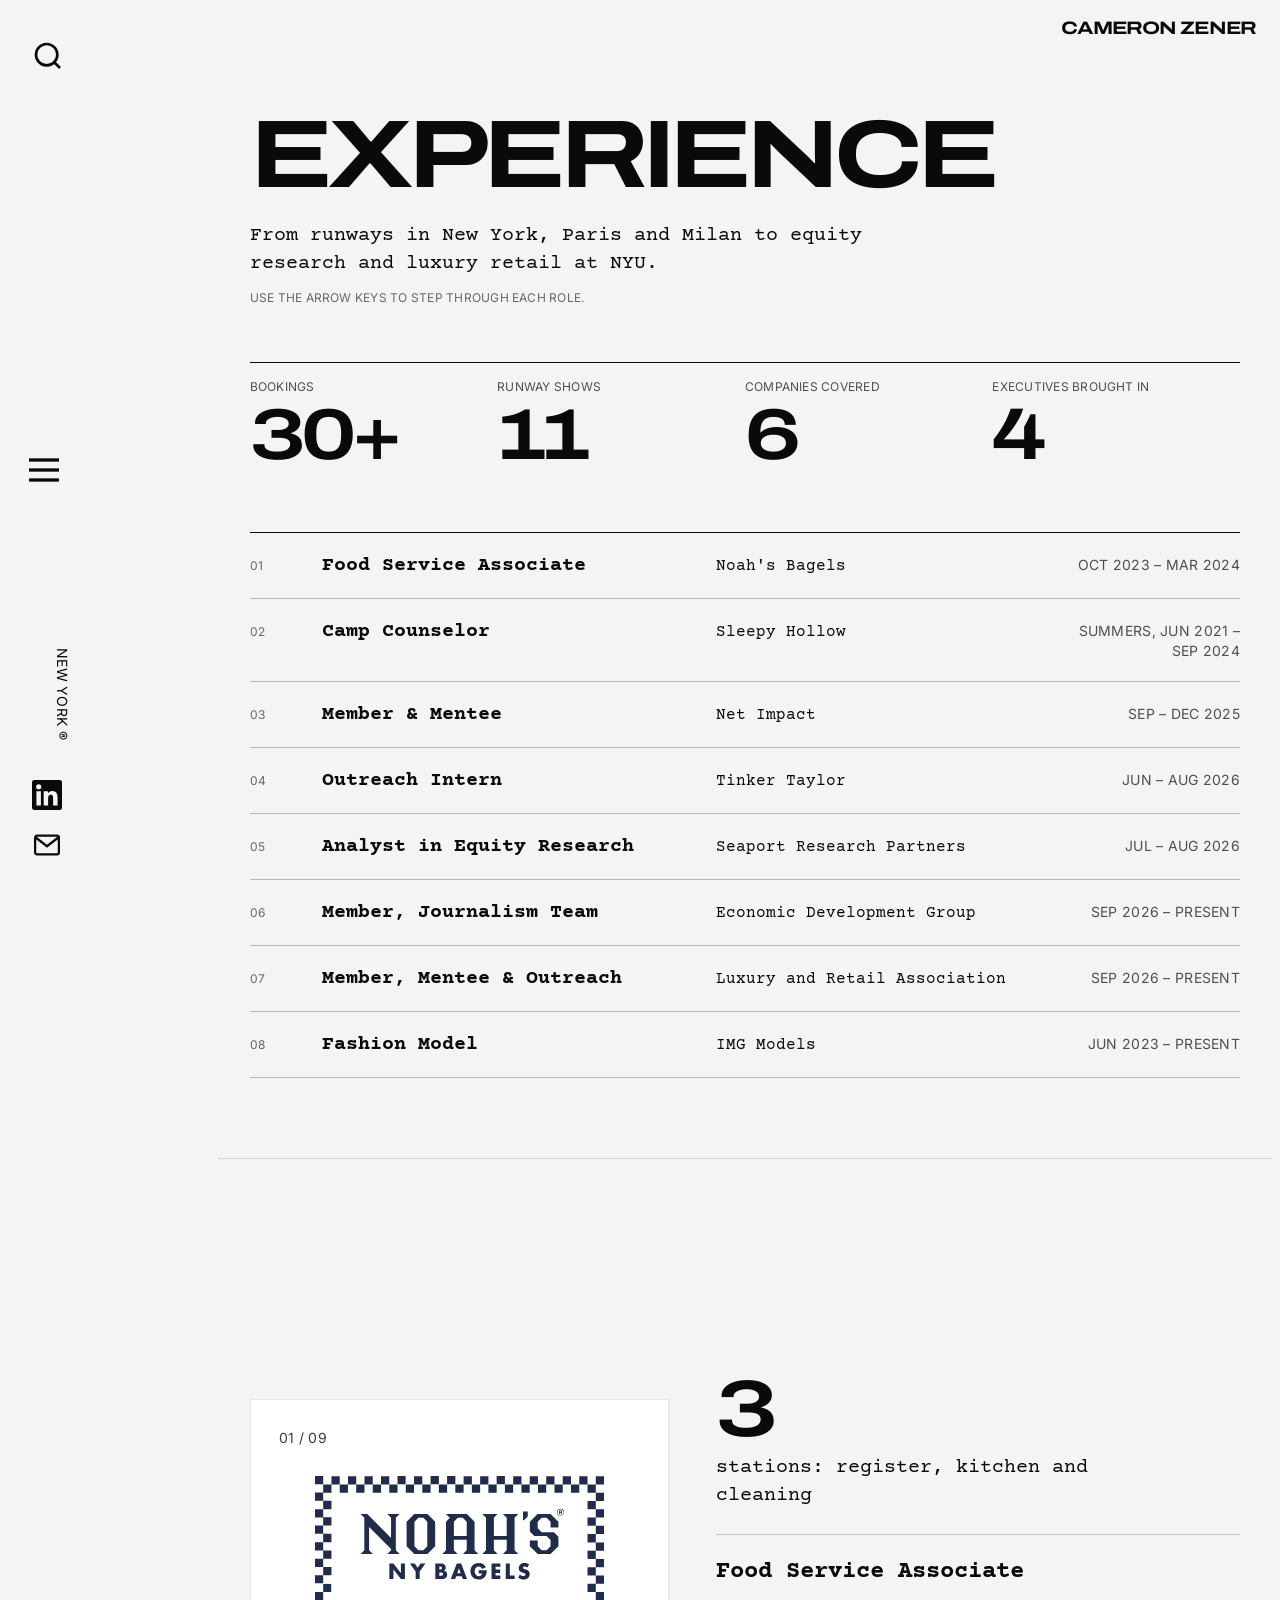
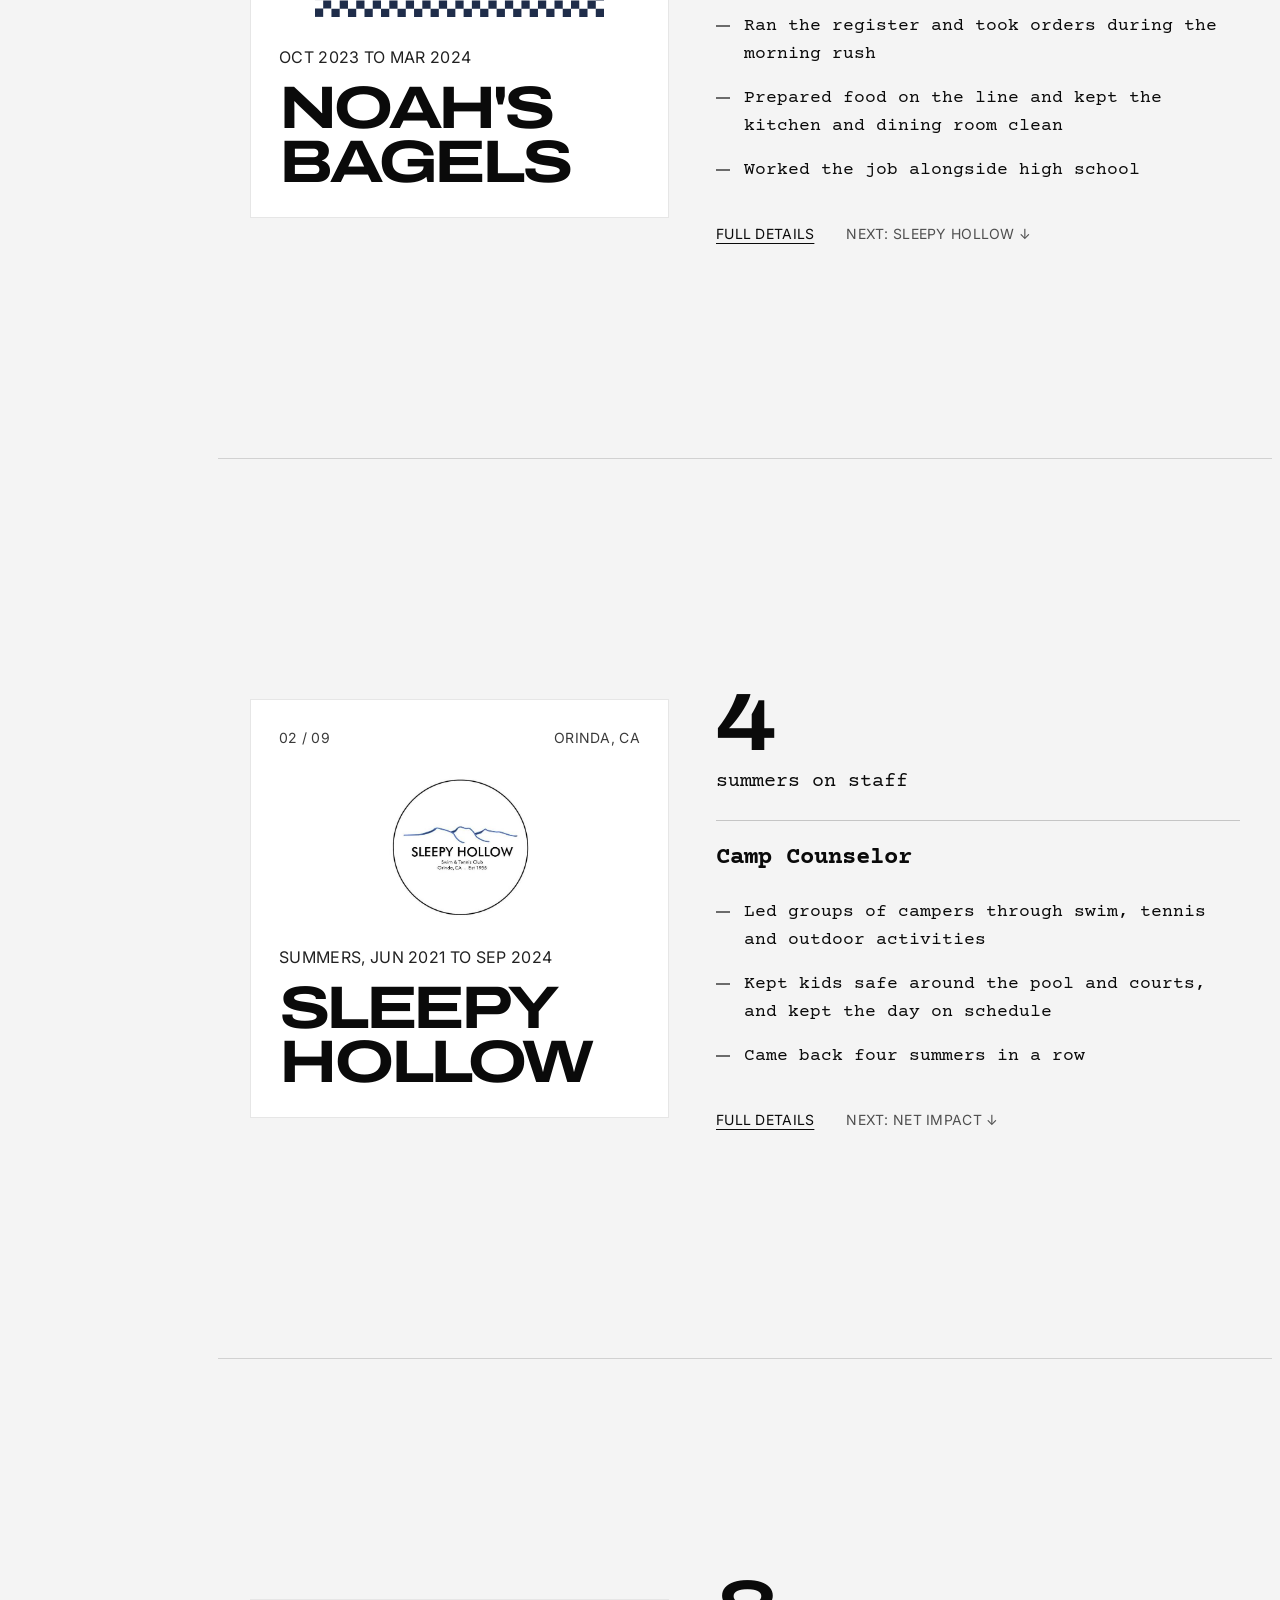
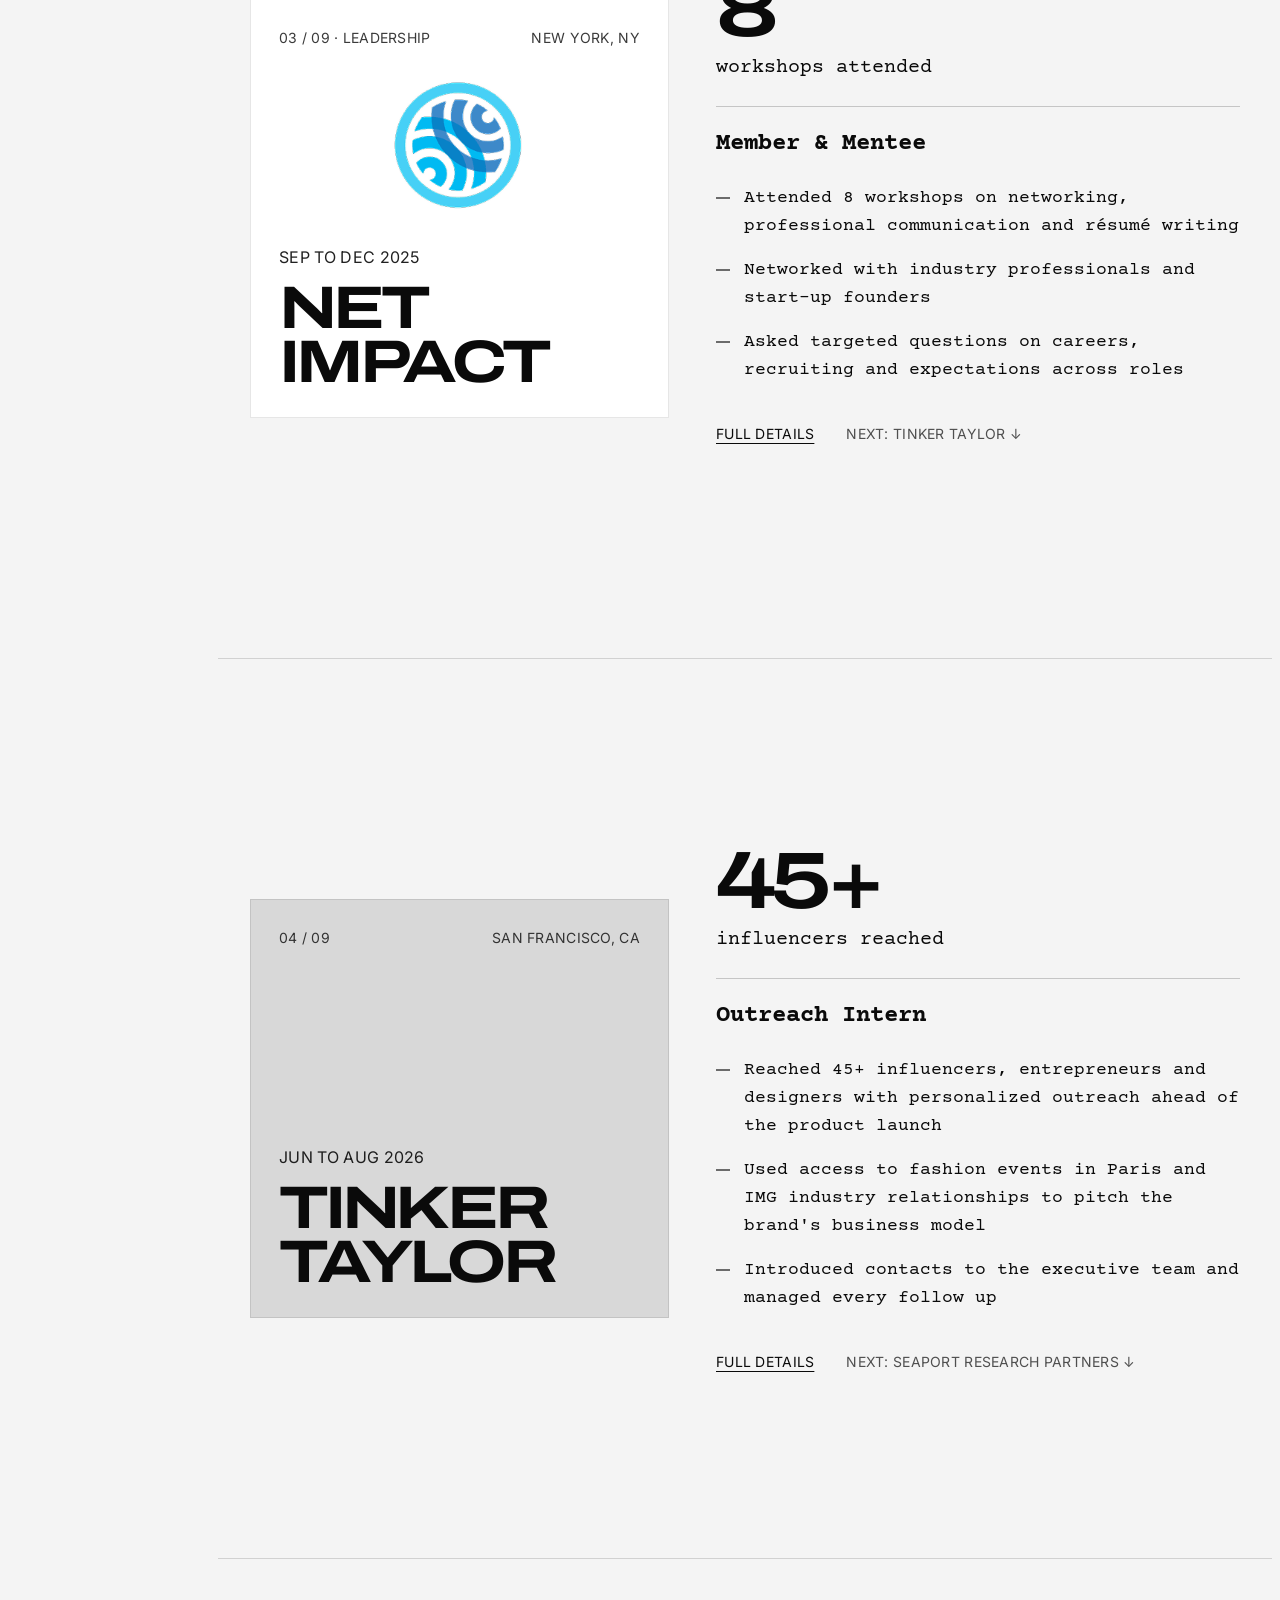
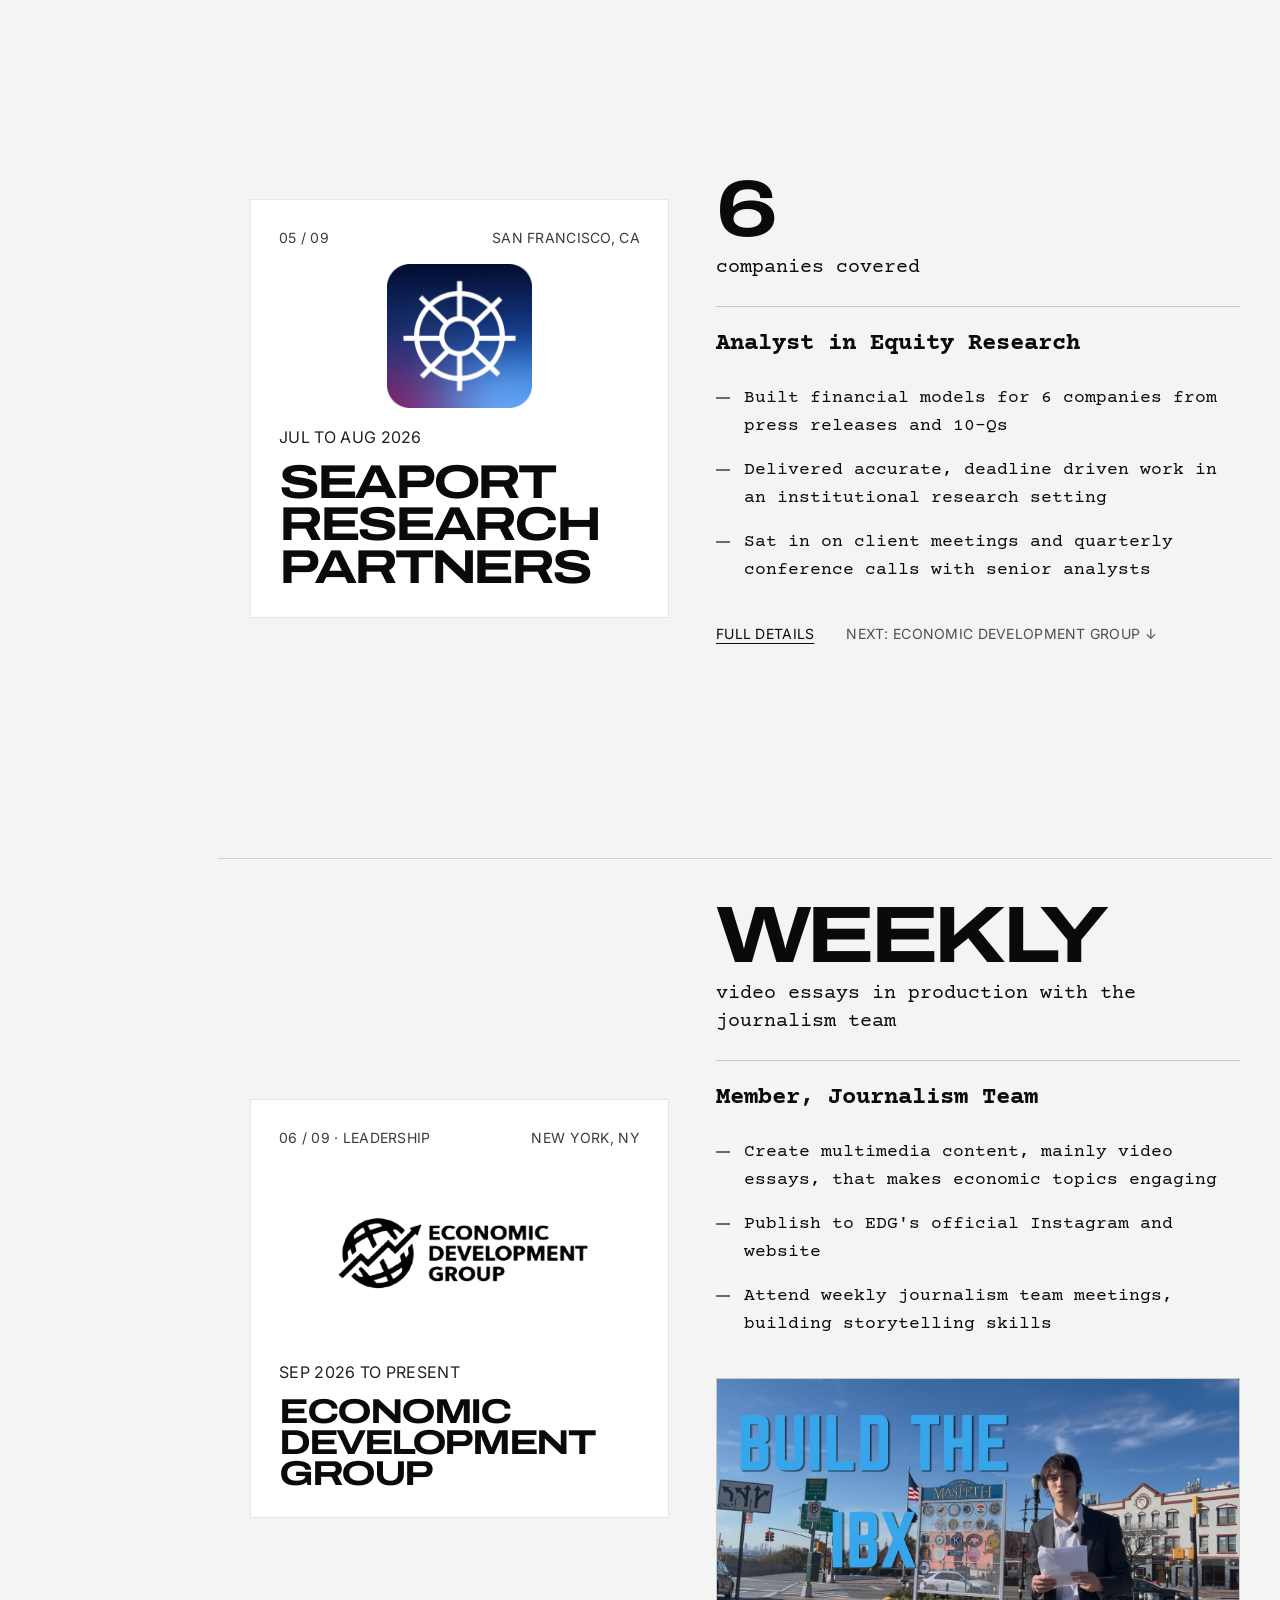
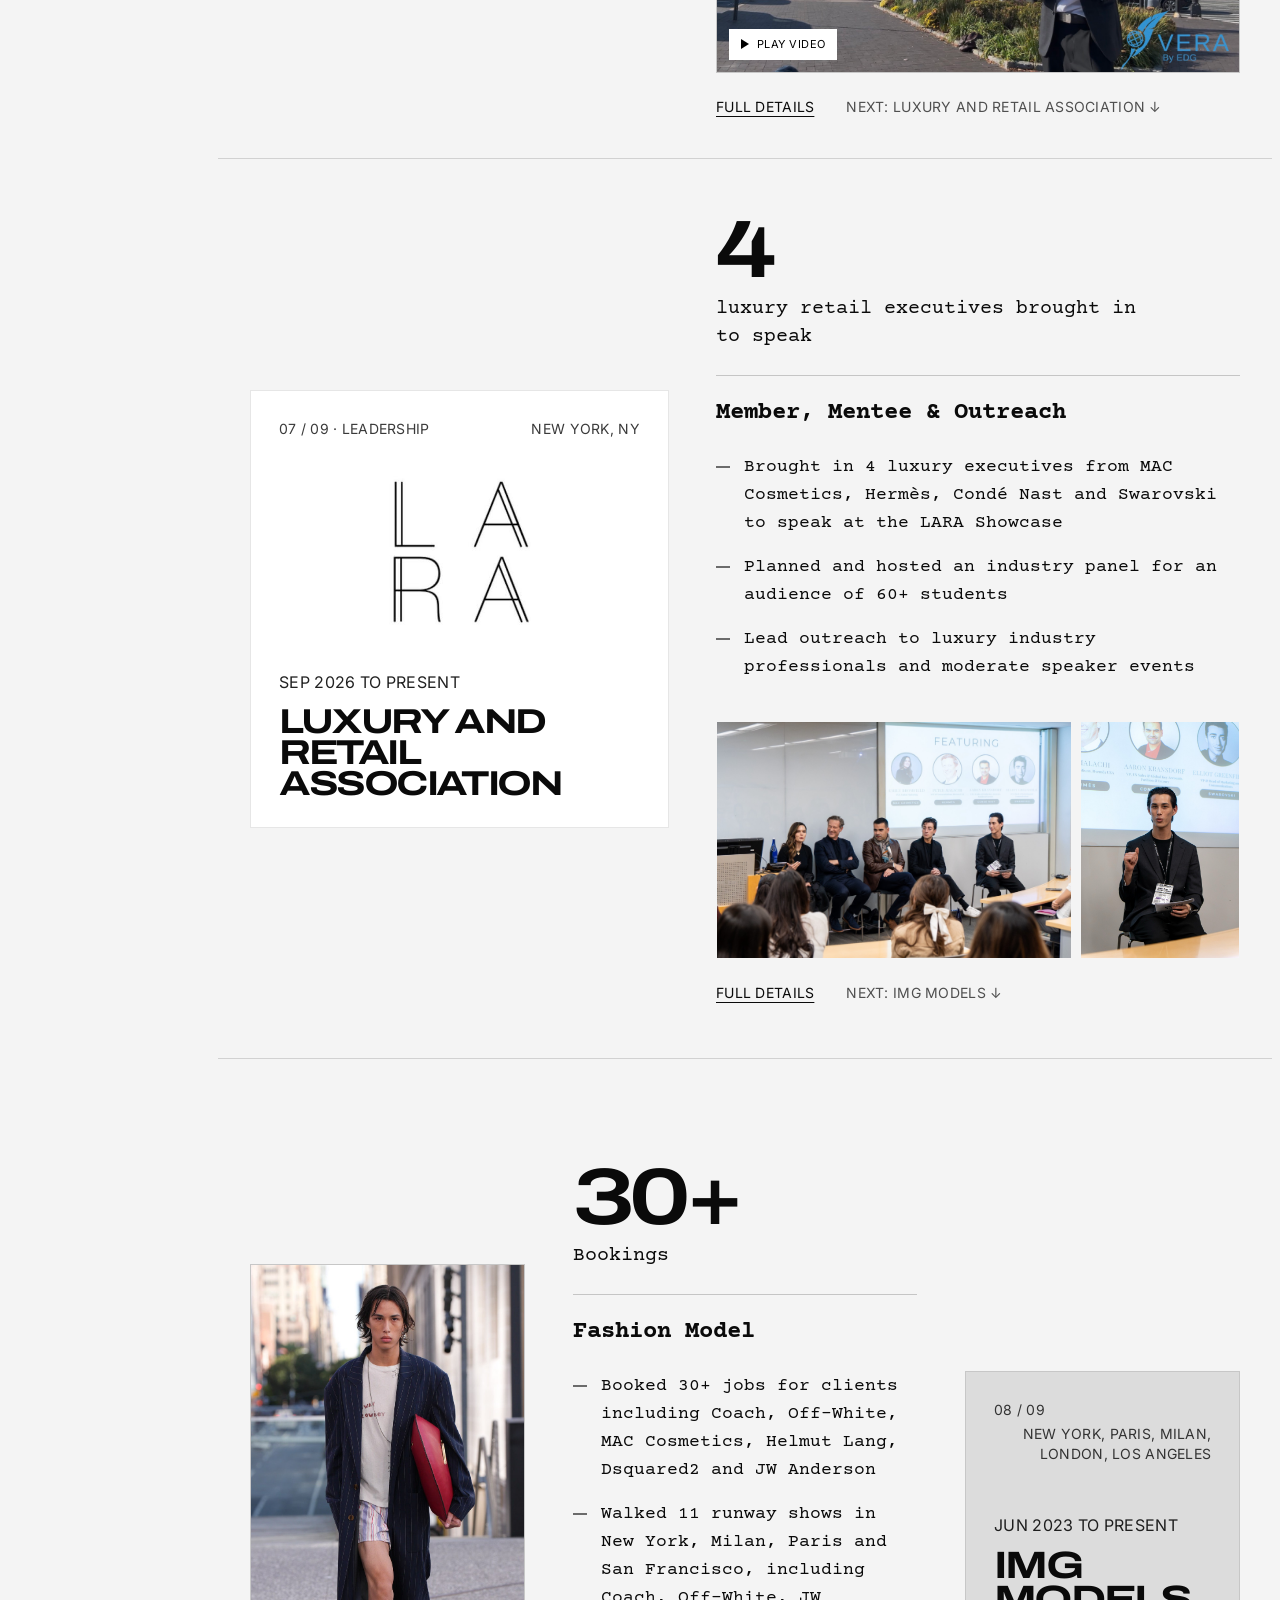
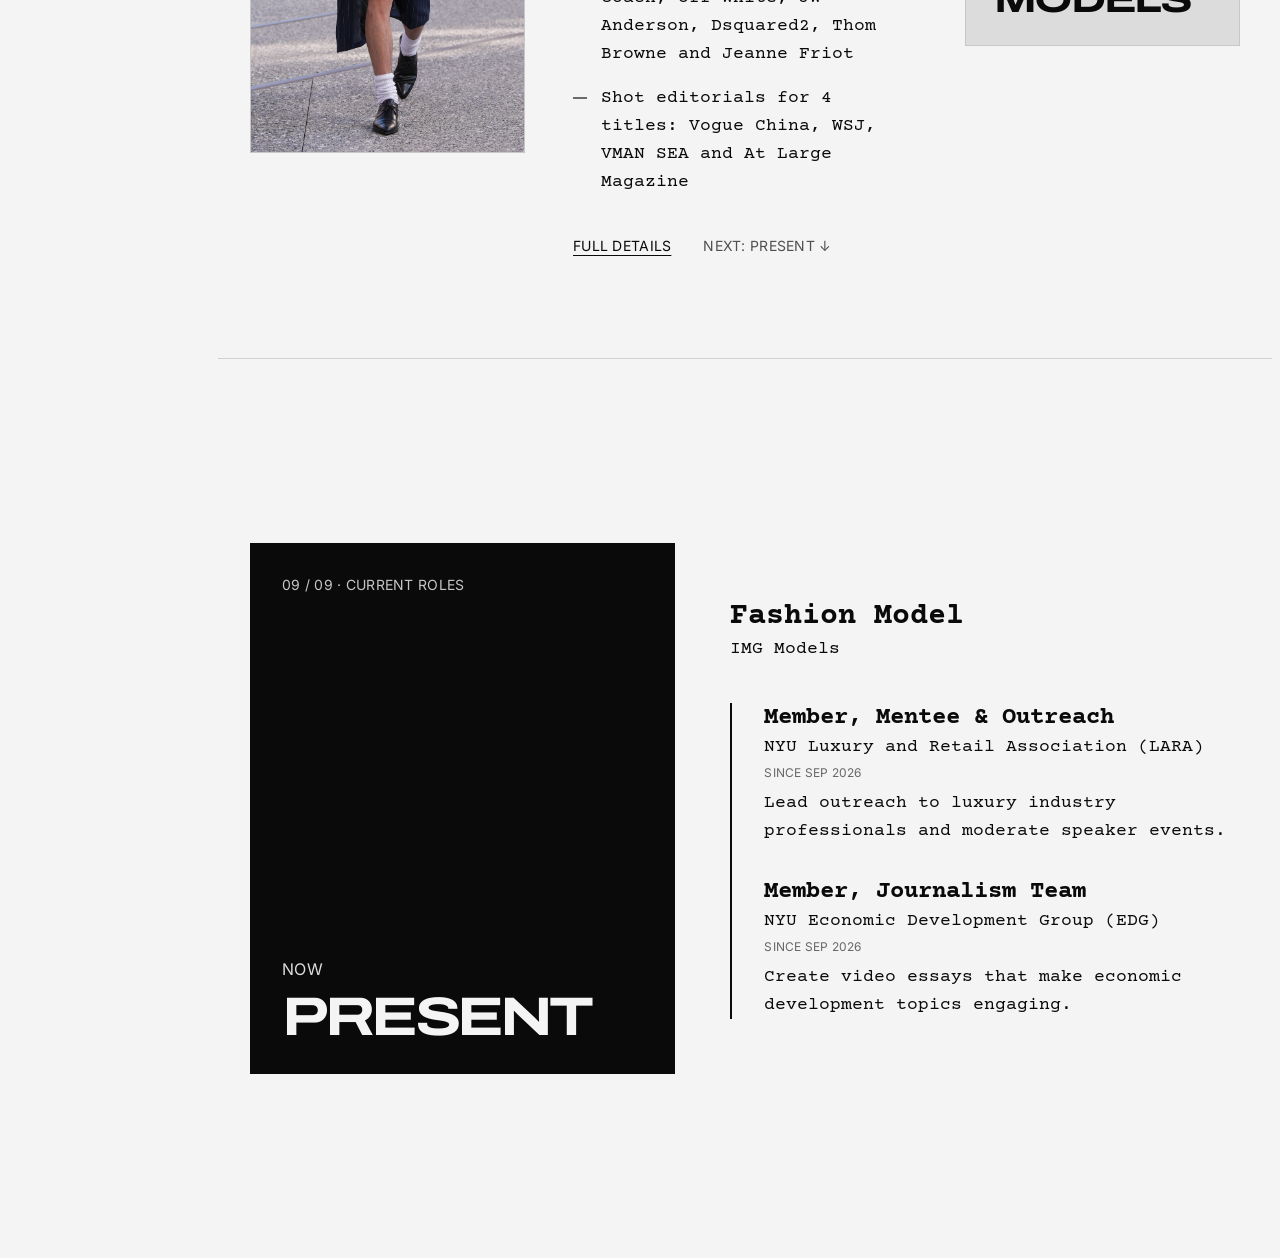
<file: experience/index.html>
<!DOCTYPE html><html lang="en" class="theme-light"><head><meta charset="utf-8"><meta name="viewport" content="width=device-width,initial-scale=1"><link rel="icon" type="image/svg+xml" href="/favicon.svg"><link rel="sitemap" href="/sitemap-index.xml"><meta name="generator" content="Astro v7.4.5"><link rel="canonical" href="https://www.cameronzener.com/experience/"><title>Experience · Cameron Zener</title><meta name="title" content="Experience · Cameron Zener"><meta name="description" content="Cameron Zener's experience: fashion model with IMG Models, equity research, startup outreach, and leadership at NYU."><meta property="og:type" content="website"><meta property="og:url" content="https://www.cameronzener.com/experience/"><meta property="og:title" content="Experience · Cameron Zener"><meta property="og:description" content="Cameron Zener's experience: fashion model with IMG Models, equity research, startup outreach, and leadership at NYU."><meta name="twitter:card" content="summary"><meta name="twitter:title" content="Experience · Cameron Zener"><meta name="twitter:description" content="Cameron Zener's experience: fashion model with IMG Models, equity research, startup outreach, and leadership at NYU."><link rel="preconnect" href="https://fonts.googleapis.com"><link rel="preconnect" href="https://fonts.gstatic.com" crossorigin><!-- Free stand-ins for the Adobe Fonts on the Squarespace site:
     Pragmatica Extended -> Archivo Expanded, Aktiv Grotesk -> Inter, Courier Std -> Courier Prime --><link href="https://fonts.googleapis.com/css2?family=Archivo:wdth,wght@125,700;125,800&family=Courier+Prime:ital,wght@0,400;0,700;1,400&family=Inter:wght@400;500&display=swap" rel="stylesheet"><style>
      body { font-family: "Courier Prime", "Courier New", monospace; background-color: #000000; color: #f4f4f4; margin: 0; padding: 0; }
      .container { max-width: 100%; margin: 0 auto; }
    </style><style>.tl-bar[data-astro-cid-ttghq7hv]{min-width:8px;transition:filter .2s}.tl-cut[data-astro-cid-ttghq7hv]{-webkit-mask-image:linear-gradient(90deg,#0000 0,#000 12%);mask-image:linear-gradient(90deg,#0000 0,#000 12%)}.fit-box[data-astro-cid-ttghq7hv]{container-type:inline-size}.exp-media[data-astro-cid-ttghq7hv]{aspect-ratio:9/16;cursor:default;background:#dedede;border:1px solid #0000001a;width:min(100%,45vh);max-width:100%;margin-inline:auto;padding:0;display:block;position:relative;overflow:hidden}.exp-media[data-astro-cid-ttghq7hv].exp-thumb{aspect-ratio:16/9;width:100%;margin-inline:0}.exp-ph[data-astro-cid-ttghq7hv]{background:#dedede;align-items:flex-end;padding:12px;display:flex}.exp-ph[data-astro-cid-ttghq7hv] span[data-astro-cid-ttghq7hv]{text-transform:uppercase;letter-spacing:.08em;opacity:.5;font-size:11px}button[data-astro-cid-ttghq7hv].exp-media,a[data-astro-cid-ttghq7hv].exp-media{cursor:pointer}.exp-media[data-astro-cid-ttghq7hv] img[data-astro-cid-ttghq7hv]{object-fit:cover;width:100%;height:100%;transition:transform .6s;display:block}button[data-astro-cid-ttghq7hv].exp-media:hover img[data-astro-cid-ttghq7hv],a[data-astro-cid-ttghq7hv].exp-media:hover img[data-astro-cid-ttghq7hv]{transform:scale(1.03)}.exp-badge[data-astro-cid-ttghq7hv]{color:#000;font-family:var(--font-nav);text-transform:uppercase;letter-spacing:.04em;background:#fff;align-items:center;gap:8px;padding:7px 12px;font-size:11px;display:inline-flex;position:absolute;bottom:12px;left:12px}.exp-play[data-astro-cid-ttghq7hv]{border-top:5px solid #0000;border-bottom:5px solid #0000;border-left:8px solid #000;width:0;height:0}.exp-media[data-astro-cid-ttghq7hv]:focus-visible{outline-offset:3px;outline:2px solid #fff}.video-dialog[data-astro-cid-ttghq7hv]{color:#fff;background:#000;border:1px solid #fff3;width:fit-content;max-width:min(92vw,1200px);height:fit-content;max-height:90vh;margin:auto;padding:0;position:fixed;inset:0;overflow:visible}.video-dialog[data-astro-cid-ttghq7hv]::backdrop{background:#000000d9}.video-dialog[data-astro-cid-ttghq7hv] video[data-astro-cid-ttghq7hv]{width:auto;max-width:min(92vw,1200px);height:auto;max-height:85vh;display:block}.video-close[data-astro-cid-ttghq7hv]{color:#fff;text-transform:uppercase;letter-spacing:.05em;cursor:pointer;background:0 0;border:0;font-size:12px;position:absolute;top:-36px;right:0}.tl-bar[data-astro-cid-ttghq7hv]:hover{filter:brightness(1.3)}.idx-row[data-astro-cid-ttghq7hv]{transition:background-color .2s,padding .2s}.idx-row[data-astro-cid-ttghq7hv]:hover{background:#7f7f7f1f;padding-left:.75rem}.present-label[data-astro-cid-ttghq7hv]{writing-mode:vertical-rl;letter-spacing:.05em;transform:rotate(180deg)}
</style><link rel="stylesheet" href="/assets/Layout.Buff44QM.css"></head><body class="flex flex-col items-center min-h-screen relative max-w-screen p-0 m-0"><main class="container min-h-screen px-2 flex flex-col gap-10 overflow-x-clip mx-auto relative md:pl-[17%]"><a href="/" class="absolute top-0 left-0 md:left-auto md:right-0 cursor-pointer z-20" aria-label="Home"><span class="font-display block m-3 md:m-4 px-2 py-1 bg-black/80 md:text-lg text-base">Cameron Zener</span></a><section class="w-full max-w-[1200px] self-center px-4 md:px-8 pt-24 md:pt-28 pb-10" data-astro-cid-ttghq7hv><h1 class="text-[clamp(1.9rem,8.2vw,6rem)] font-display" data-astro-cid-ttghq7hv>Experience</h1><p class="text-lg md:text-xl max-w-2xl mt-6" data-astro-cid-ttghq7hv>From runways in New York, Paris and Milan to equity research and luxury retail at NYU.</p><p class="font-nav text-xs opacity-60 mt-3 hidden md:block" data-astro-cid-ttghq7hv>Use the arrow keys to step through each role.</p><!-- Headline numbers --><dl class="mt-14 grid grid-cols-2 md:grid-cols-4 border-t border-white" data-astro-cid-ttghq7hv><div class="pt-4 pb-6 pr-4" data-astro-cid-ttghq7hv><dt class="font-nav text-xs tracking-widest opacity-70 min-h-[2.6em] md:min-h-0" data-astro-cid-ttghq7hv>Bookings</dt><dd class="font-display text-[clamp(2.5rem,6vw,4.5rem)] leading-none mt-2" data-astro-cid-ttghq7hv>30+</dd></div><div class="pt-4 pb-6 pr-4" data-astro-cid-ttghq7hv><dt class="font-nav text-xs tracking-widest opacity-70 min-h-[2.6em] md:min-h-0" data-astro-cid-ttghq7hv>Runway shows</dt><dd class="font-display text-[clamp(2.5rem,6vw,4.5rem)] leading-none mt-2" data-astro-cid-ttghq7hv>11</dd></div><div class="pt-4 pb-6 pr-4" data-astro-cid-ttghq7hv><dt class="font-nav text-xs tracking-widest opacity-70 min-h-[2.6em] md:min-h-0" data-astro-cid-ttghq7hv>Companies covered</dt><dd class="font-display text-[clamp(2.5rem,6vw,4.5rem)] leading-none mt-2" data-astro-cid-ttghq7hv>6</dd></div><div class="pt-4 pb-6 pr-4" data-astro-cid-ttghq7hv><dt class="font-nav text-xs tracking-widest opacity-70 min-h-[2.6em] md:min-h-0" data-astro-cid-ttghq7hv>Executives brought in</dt><dd class="font-display text-[clamp(2.5rem,6vw,4.5rem)] leading-none mt-2" data-astro-cid-ttghq7hv>4</dd></div></dl><!-- Index of roles: each row jumps to its slide --><ol class="mt-10 border-t border-white" data-astro-cid-ttghq7hv><li class="border-b border-white/25" data-astro-cid-ttghq7hv><a href="#noahs-bagels" class="idx-row grid grid-cols-[2.5rem_minmax(0,1fr)] md:grid-cols-[3.5rem_minmax(0,1.2fr)_minmax(0,1fr)_12rem] gap-x-4 items-baseline py-4 md:py-5" data-astro-cid-ttghq7hv><span class="font-nav text-xs opacity-60" data-astro-cid-ttghq7hv>01</span><span class="font-bold text-lg md:text-xl leading-tight" data-astro-cid-ttghq7hv>Food Service Associate</span><span class="col-start-2 md:col-start-auto text-sm md:text-base" data-astro-cid-ttghq7hv>Noah&#39;s Bagels</span><span class="col-start-2 md:col-start-auto font-nav text-xs md:text-sm opacity-70 md:text-right" data-astro-cid-ttghq7hv>Oct 2023 – Mar 2024</span></a></li><li class="border-b border-white/25" data-astro-cid-ttghq7hv><a href="#sleepy-hollow" class="idx-row grid grid-cols-[2.5rem_minmax(0,1fr)] md:grid-cols-[3.5rem_minmax(0,1.2fr)_minmax(0,1fr)_12rem] gap-x-4 items-baseline py-4 md:py-5" data-astro-cid-ttghq7hv><span class="font-nav text-xs opacity-60" data-astro-cid-ttghq7hv>02</span><span class="font-bold text-lg md:text-xl leading-tight" data-astro-cid-ttghq7hv>Camp Counselor</span><span class="col-start-2 md:col-start-auto text-sm md:text-base" data-astro-cid-ttghq7hv>Sleepy Hollow</span><span class="col-start-2 md:col-start-auto font-nav text-xs md:text-sm opacity-70 md:text-right" data-astro-cid-ttghq7hv>Summers, Jun 2021 – Sep 2024</span></a></li><li class="border-b border-white/25" data-astro-cid-ttghq7hv><a href="#net-impact" class="idx-row grid grid-cols-[2.5rem_minmax(0,1fr)] md:grid-cols-[3.5rem_minmax(0,1.2fr)_minmax(0,1fr)_12rem] gap-x-4 items-baseline py-4 md:py-5" data-astro-cid-ttghq7hv><span class="font-nav text-xs opacity-60" data-astro-cid-ttghq7hv>03</span><span class="font-bold text-lg md:text-xl leading-tight" data-astro-cid-ttghq7hv>Member &amp; Mentee</span><span class="col-start-2 md:col-start-auto text-sm md:text-base" data-astro-cid-ttghq7hv>Net Impact</span><span class="col-start-2 md:col-start-auto font-nav text-xs md:text-sm opacity-70 md:text-right" data-astro-cid-ttghq7hv>Sep – Dec 2025</span></a></li><li class="border-b border-white/25" data-astro-cid-ttghq7hv><a href="#tinker-taylor" class="idx-row grid grid-cols-[2.5rem_minmax(0,1fr)] md:grid-cols-[3.5rem_minmax(0,1.2fr)_minmax(0,1fr)_12rem] gap-x-4 items-baseline py-4 md:py-5" data-astro-cid-ttghq7hv><span class="font-nav text-xs opacity-60" data-astro-cid-ttghq7hv>04</span><span class="font-bold text-lg md:text-xl leading-tight" data-astro-cid-ttghq7hv>Outreach Intern</span><span class="col-start-2 md:col-start-auto text-sm md:text-base" data-astro-cid-ttghq7hv>Tinker Taylor</span><span class="col-start-2 md:col-start-auto font-nav text-xs md:text-sm opacity-70 md:text-right" data-astro-cid-ttghq7hv>Jun – Aug 2026</span></a></li><li class="border-b border-white/25" data-astro-cid-ttghq7hv><a href="#seaport-research-partners" class="idx-row grid grid-cols-[2.5rem_minmax(0,1fr)] md:grid-cols-[3.5rem_minmax(0,1.2fr)_minmax(0,1fr)_12rem] gap-x-4 items-baseline py-4 md:py-5" data-astro-cid-ttghq7hv><span class="font-nav text-xs opacity-60" data-astro-cid-ttghq7hv>05</span><span class="font-bold text-lg md:text-xl leading-tight" data-astro-cid-ttghq7hv>Analyst in Equity Research</span><span class="col-start-2 md:col-start-auto text-sm md:text-base" data-astro-cid-ttghq7hv>Seaport Research Partners</span><span class="col-start-2 md:col-start-auto font-nav text-xs md:text-sm opacity-70 md:text-right" data-astro-cid-ttghq7hv>Jul – Aug 2026</span></a></li><li class="border-b border-white/25" data-astro-cid-ttghq7hv><a href="#edg" class="idx-row grid grid-cols-[2.5rem_minmax(0,1fr)] md:grid-cols-[3.5rem_minmax(0,1.2fr)_minmax(0,1fr)_12rem] gap-x-4 items-baseline py-4 md:py-5" data-astro-cid-ttghq7hv><span class="font-nav text-xs opacity-60" data-astro-cid-ttghq7hv>06</span><span class="font-bold text-lg md:text-xl leading-tight" data-astro-cid-ttghq7hv>Member, Journalism Team</span><span class="col-start-2 md:col-start-auto text-sm md:text-base" data-astro-cid-ttghq7hv>Economic Development Group</span><span class="col-start-2 md:col-start-auto font-nav text-xs md:text-sm opacity-70 md:text-right" data-astro-cid-ttghq7hv>Sep 2026 – Present</span></a></li><li class="border-b border-white/25" data-astro-cid-ttghq7hv><a href="#lara" class="idx-row grid grid-cols-[2.5rem_minmax(0,1fr)] md:grid-cols-[3.5rem_minmax(0,1.2fr)_minmax(0,1fr)_12rem] gap-x-4 items-baseline py-4 md:py-5" data-astro-cid-ttghq7hv><span class="font-nav text-xs opacity-60" data-astro-cid-ttghq7hv>07</span><span class="font-bold text-lg md:text-xl leading-tight" data-astro-cid-ttghq7hv>Member, Mentee &amp; Outreach</span><span class="col-start-2 md:col-start-auto text-sm md:text-base" data-astro-cid-ttghq7hv>Luxury and Retail Association</span><span class="col-start-2 md:col-start-auto font-nav text-xs md:text-sm opacity-70 md:text-right" data-astro-cid-ttghq7hv>Sep 2026 – Present</span></a></li><li class="border-b border-white/25" data-astro-cid-ttghq7hv><a href="#img-models" class="idx-row grid grid-cols-[2.5rem_minmax(0,1fr)] md:grid-cols-[3.5rem_minmax(0,1.2fr)_minmax(0,1fr)_12rem] gap-x-4 items-baseline py-4 md:py-5" data-astro-cid-ttghq7hv><span class="font-nav text-xs opacity-60" data-astro-cid-ttghq7hv>08</span><span class="font-bold text-lg md:text-xl leading-tight" data-astro-cid-ttghq7hv>Fashion Model</span><span class="col-start-2 md:col-start-auto text-sm md:text-base" data-astro-cid-ttghq7hv>IMG Models</span><span class="col-start-2 md:col-start-auto font-nav text-xs md:text-sm opacity-70 md:text-right" data-astro-cid-ttghq7hv>Jun 2023 – Present</span></a></li></ol></section><ol class="w-full" data-astro-cid-ttghq7hv><li id="noahs-bagels" class="role-slide min-h-screen flex items-center border-t border-white/15 py-16 md:py-10" data-astro-cid-ttghq7hv><div class="w-full max-w-[1400px] mx-auto px-4 md:px-8 grid md:grid-cols-[minmax(0,5fr)_minmax(0,6fr)] lg:grid-cols-[minmax(0,4fr)_minmax(0,5fr)] max-w-[1100px] gap-8 md:gap-10 lg:gap-12 items-center" data-astro-cid-ttghq7hv><div class="fit-box  aspect-[4/3] md:aspect-[4/5] lg:aspect-square w-full flex flex-col justify-between p-6 md:p-7 text-white border border-white/10" style="background-color:#ffffff" data-astro-cid-ttghq7hv><p class="font-nav text-xs md:text-sm opacity-80 flex flex-wrap justify-between gap-x-4 gap-y-1" data-astro-cid-ttghq7hv><span data-astro-cid-ttghq7hv>01 / 09</span><span class="text-right" data-astro-cid-ttghq7hv></span></p><img src="/experience/logos/noahs-bagels.svg" alt="Noah's Bagels logo" class="w-4/5 max-w-[20rem] mx-auto object-contain" style=";" loading="lazy" data-astro-cid-ttghq7hv><div data-astro-cid-ttghq7hv><p class="font-nav text-sm md:text-base opacity-90 mb-3" data-astro-cid-ttghq7hv>Oct 2023 to Mar 2024</p><h2 class="font-display" style="font-size:min(3.75rem, calc(100cqw / 5.70))" data-astro-cid-ttghq7hv>Noah&#39;s Bagels</h2></div></div><div class="fit-box flex flex-col gap-6 min-w-0" data-astro-cid-ttghq7hv><div data-astro-cid-ttghq7hv><p class="font-display" style="font-size:min(5rem, calc(100cqw / 0.95))" data-astro-cid-ttghq7hv>3</p><p class="text-lg md:text-xl mt-2 max-w-md" data-astro-cid-ttghq7hv>stations: register, kitchen and cleaning</p></div><p class="font-bold text-xl md:text-2xl leading-snug border-t border-white/20 pt-5" data-astro-cid-ttghq7hv>Food Service Associate</p><ul class="entry text-base md:text-lg" data-astro-cid-ttghq7hv><li data-astro-cid-ttghq7hv>Ran the register and took orders during the morning rush</li><li data-astro-cid-ttghq7hv>Prepared food on the line and kept the kitchen and dining room clean</li><li data-astro-cid-ttghq7hv>Worked the job alongside high school</li></ul><div class="flex flex-wrap items-center gap-x-8 gap-y-3 font-nav text-sm" data-astro-cid-ttghq7hv><a href="/experience/noahs-bagels/" class="underline underline-offset-4" data-astro-cid-ttghq7hv>Full details</a><a href="#sleepy-hollow" class="opacity-70 hover:opacity-100" data-astro-cid-ttghq7hv>Next: Sleepy Hollow ↓</a></div></div></div></li><li id="sleepy-hollow" class="role-slide min-h-screen flex items-center border-t border-white/15 py-16 md:py-10" data-astro-cid-ttghq7hv><div class="w-full max-w-[1400px] mx-auto px-4 md:px-8 grid md:grid-cols-[minmax(0,5fr)_minmax(0,6fr)] lg:grid-cols-[minmax(0,4fr)_minmax(0,5fr)] max-w-[1100px] gap-8 md:gap-10 lg:gap-12 items-center" data-astro-cid-ttghq7hv><div class="fit-box  aspect-[4/3] md:aspect-[4/5] lg:aspect-square w-full flex flex-col justify-between p-6 md:p-7 text-white border border-white/10" style="background-color:#ffffff" data-astro-cid-ttghq7hv><p class="font-nav text-xs md:text-sm opacity-80 flex flex-wrap justify-between gap-x-4 gap-y-1" data-astro-cid-ttghq7hv><span data-astro-cid-ttghq7hv>02 / 09</span><span class="text-right" data-astro-cid-ttghq7hv>Orinda, CA</span></p><img src="/experience/logos/sleepy-hollow.png" alt="Sleepy Hollow logo" class="w-2/5 max-w-[11rem] mx-auto object-contain" style=";" loading="lazy" data-astro-cid-ttghq7hv><div data-astro-cid-ttghq7hv><p class="font-nav text-sm md:text-base opacity-90 mb-3" data-astro-cid-ttghq7hv>Summers, Jun 2021 to Sep 2024</p><h2 class="font-display" style="font-size:min(3.75rem, calc(100cqw / 5.70))" data-astro-cid-ttghq7hv>Sleepy Hollow</h2></div></div><div class="fit-box flex flex-col gap-6 min-w-0" data-astro-cid-ttghq7hv><div data-astro-cid-ttghq7hv><p class="font-display" style="font-size:min(5rem, calc(100cqw / 0.95))" data-astro-cid-ttghq7hv>4</p><p class="text-lg md:text-xl mt-2 max-w-md" data-astro-cid-ttghq7hv>summers on staff</p></div><p class="font-bold text-xl md:text-2xl leading-snug border-t border-white/20 pt-5" data-astro-cid-ttghq7hv>Camp Counselor</p><ul class="entry text-base md:text-lg" data-astro-cid-ttghq7hv><li data-astro-cid-ttghq7hv>Led groups of campers through swim, tennis and outdoor activities</li><li data-astro-cid-ttghq7hv>Kept kids safe around the pool and courts, and kept the day on schedule</li><li data-astro-cid-ttghq7hv>Came back four summers in a row</li></ul><div class="flex flex-wrap items-center gap-x-8 gap-y-3 font-nav text-sm" data-astro-cid-ttghq7hv><a href="/experience/sleepy-hollow/" class="underline underline-offset-4" data-astro-cid-ttghq7hv>Full details</a><a href="#net-impact" class="opacity-70 hover:opacity-100" data-astro-cid-ttghq7hv>Next: Net Impact ↓</a></div></div></div></li><li id="net-impact" class="role-slide min-h-screen flex items-center border-t border-white/15 py-16 md:py-10" data-astro-cid-ttghq7hv><div class="w-full max-w-[1400px] mx-auto px-4 md:px-8 grid md:grid-cols-[minmax(0,5fr)_minmax(0,6fr)] lg:grid-cols-[minmax(0,4fr)_minmax(0,5fr)] max-w-[1100px] gap-8 md:gap-10 lg:gap-12 items-center" data-astro-cid-ttghq7hv><div class="fit-box  aspect-[4/3] md:aspect-[4/5] lg:aspect-square w-full flex flex-col justify-between p-6 md:p-7 text-white border border-white/10" style="background-color:#ffffff" data-astro-cid-ttghq7hv><p class="font-nav text-xs md:text-sm opacity-80 flex flex-wrap justify-between gap-x-4 gap-y-1" data-astro-cid-ttghq7hv><span data-astro-cid-ttghq7hv>03 / 09 · Leadership</span><span class="text-right" data-astro-cid-ttghq7hv>New York, NY</span></p><img src="/experience/logos/net-impact.png" alt="Net Impact logo" class="w-2/5 max-w-[11rem] mx-auto object-contain" style=";" loading="lazy" data-astro-cid-ttghq7hv><div data-astro-cid-ttghq7hv><p class="font-nav text-sm md:text-base opacity-90 mb-3" data-astro-cid-ttghq7hv>Sep to Dec 2025</p><h2 class="font-display" style="font-size:min(3.75rem, calc(100cqw / 5.70))" data-astro-cid-ttghq7hv>Net Impact</h2></div></div><div class="fit-box flex flex-col gap-6 min-w-0" data-astro-cid-ttghq7hv><div data-astro-cid-ttghq7hv><p class="font-display" style="font-size:min(5rem, calc(100cqw / 0.95))" data-astro-cid-ttghq7hv>8</p><p class="text-lg md:text-xl mt-2 max-w-md" data-astro-cid-ttghq7hv>workshops attended</p></div><p class="font-bold text-xl md:text-2xl leading-snug border-t border-white/20 pt-5" data-astro-cid-ttghq7hv>Member &amp; Mentee</p><ul class="entry text-base md:text-lg" data-astro-cid-ttghq7hv><li data-astro-cid-ttghq7hv>Attended 8 workshops on networking, professional communication and résumé writing</li><li data-astro-cid-ttghq7hv>Networked with industry professionals and start-up founders</li><li data-astro-cid-ttghq7hv>Asked targeted questions on careers, recruiting and expectations across roles</li></ul><div class="flex flex-wrap items-center gap-x-8 gap-y-3 font-nav text-sm" data-astro-cid-ttghq7hv><a href="/experience/net-impact/" class="underline underline-offset-4" data-astro-cid-ttghq7hv>Full details</a><a href="#tinker-taylor" class="opacity-70 hover:opacity-100" data-astro-cid-ttghq7hv>Next: Tinker Taylor ↓</a></div></div></div></li><li id="tinker-taylor" class="role-slide min-h-screen flex items-center border-t border-white/15 py-16 md:py-10" data-astro-cid-ttghq7hv><div class="w-full max-w-[1400px] mx-auto px-4 md:px-8 grid md:grid-cols-[minmax(0,5fr)_minmax(0,6fr)] lg:grid-cols-[minmax(0,4fr)_minmax(0,5fr)] max-w-[1100px] gap-8 md:gap-10 lg:gap-12 items-center" data-astro-cid-ttghq7hv><div class="fit-box  aspect-[4/3] md:aspect-[4/5] lg:aspect-square w-full flex flex-col justify-between p-6 md:p-7 text-white border border-white/10" style="background-color:#d8d8d8" data-astro-cid-ttghq7hv><p class="font-nav text-xs md:text-sm opacity-80 flex flex-wrap justify-between gap-x-4 gap-y-1" data-astro-cid-ttghq7hv><span data-astro-cid-ttghq7hv>04 / 09</span><span class="text-right" data-astro-cid-ttghq7hv>San Francisco, CA</span></p><div data-astro-cid-ttghq7hv><p class="font-nav text-sm md:text-base opacity-90 mb-3" data-astro-cid-ttghq7hv>Jun to Aug 2026</p><h2 class="font-display" style="font-size:min(3.75rem, calc(100cqw / 5.70))" data-astro-cid-ttghq7hv>Tinker Taylor</h2></div></div><div class="fit-box flex flex-col gap-6 min-w-0" data-astro-cid-ttghq7hv><div data-astro-cid-ttghq7hv><p class="font-display" style="font-size:min(5rem, calc(100cqw / 2.85))" data-astro-cid-ttghq7hv>45+</p><p class="text-lg md:text-xl mt-2 max-w-md" data-astro-cid-ttghq7hv>influencers reached</p></div><p class="font-bold text-xl md:text-2xl leading-snug border-t border-white/20 pt-5" data-astro-cid-ttghq7hv>Outreach Intern</p><ul class="entry text-base md:text-lg" data-astro-cid-ttghq7hv><li data-astro-cid-ttghq7hv>Reached 45+ influencers, entrepreneurs and designers with personalized outreach ahead of the product launch</li><li data-astro-cid-ttghq7hv>Used access to fashion events in Paris and IMG industry relationships to pitch the brand&#39;s business model</li><li data-astro-cid-ttghq7hv>Introduced contacts to the executive team and managed every follow up</li></ul><div class="flex flex-wrap items-center gap-x-8 gap-y-3 font-nav text-sm" data-astro-cid-ttghq7hv><a href="/experience/tinker-taylor/" class="underline underline-offset-4" data-astro-cid-ttghq7hv>Full details</a><a href="#seaport-research-partners" class="opacity-70 hover:opacity-100" data-astro-cid-ttghq7hv>Next: Seaport Research Partners ↓</a></div></div></div></li><li id="seaport-research-partners" class="role-slide min-h-screen flex items-center border-t border-white/15 py-16 md:py-10" data-astro-cid-ttghq7hv><div class="w-full max-w-[1400px] mx-auto px-4 md:px-8 grid md:grid-cols-[minmax(0,5fr)_minmax(0,6fr)] lg:grid-cols-[minmax(0,4fr)_minmax(0,5fr)] max-w-[1100px] gap-8 md:gap-10 lg:gap-12 items-center" data-astro-cid-ttghq7hv><div class="fit-box  aspect-[4/3] md:aspect-[4/5] lg:aspect-square w-full flex flex-col justify-between p-6 md:p-7 text-white border border-white/10" style="background-color:#ffffff" data-astro-cid-ttghq7hv><p class="font-nav text-xs md:text-sm opacity-80 flex flex-wrap justify-between gap-x-4 gap-y-1" data-astro-cid-ttghq7hv><span data-astro-cid-ttghq7hv>05 / 09</span><span class="text-right" data-astro-cid-ttghq7hv>San Francisco, CA</span></p><img src="/experience/logos/seaport.png" alt="Seaport Research Partners logo" class="w-2/5 max-w-[11rem] mx-auto object-contain" style=";" loading="lazy" data-astro-cid-ttghq7hv><div data-astro-cid-ttghq7hv><p class="font-nav text-sm md:text-base opacity-90 mb-3" data-astro-cid-ttghq7hv>Jul to Aug 2026</p><h2 class="font-display" style="font-size:min(3.75rem, calc(100cqw / 7.60))" data-astro-cid-ttghq7hv>Seaport Research Partners</h2></div></div><div class="fit-box flex flex-col gap-6 min-w-0" data-astro-cid-ttghq7hv><div data-astro-cid-ttghq7hv><p class="font-display" style="font-size:min(5rem, calc(100cqw / 0.95))" data-astro-cid-ttghq7hv>6</p><p class="text-lg md:text-xl mt-2 max-w-md" data-astro-cid-ttghq7hv>companies covered</p></div><p class="font-bold text-xl md:text-2xl leading-snug border-t border-white/20 pt-5" data-astro-cid-ttghq7hv>Analyst in Equity Research</p><ul class="entry text-base md:text-lg" data-astro-cid-ttghq7hv><li data-astro-cid-ttghq7hv>Built financial models for 6 companies from press releases and 10-Qs</li><li data-astro-cid-ttghq7hv>Delivered accurate, deadline driven work in an institutional research setting</li><li data-astro-cid-ttghq7hv>Sat in on client meetings and quarterly conference calls with senior analysts</li></ul><div class="flex flex-wrap items-center gap-x-8 gap-y-3 font-nav text-sm" data-astro-cid-ttghq7hv><a href="/experience/seaport-research-partners/" class="underline underline-offset-4" data-astro-cid-ttghq7hv>Full details</a><a href="#edg" class="opacity-70 hover:opacity-100" data-astro-cid-ttghq7hv>Next: Economic Development Group ↓</a></div></div></div></li><li id="edg" class="role-slide min-h-screen flex items-center border-t border-white/15 py-16 md:py-10" data-astro-cid-ttghq7hv><div class="w-full max-w-[1400px] mx-auto px-4 md:px-8 grid md:grid-cols-[minmax(0,5fr)_minmax(0,6fr)] lg:grid-cols-[minmax(0,4fr)_minmax(0,5fr)] max-w-[1100px] gap-8 md:gap-10 lg:gap-12 items-center" data-astro-cid-ttghq7hv><div class="fit-box  aspect-[4/3] md:aspect-[4/5] lg:aspect-square w-full flex flex-col justify-between p-6 md:p-7 text-white border border-white/10" style="background-color:#ffffff" data-astro-cid-ttghq7hv><p class="font-nav text-xs md:text-sm opacity-80 flex flex-wrap justify-between gap-x-4 gap-y-1" data-astro-cid-ttghq7hv><span data-astro-cid-ttghq7hv>06 / 09 · Leadership</span><span class="text-right" data-astro-cid-ttghq7hv>New York, NY</span></p><img src="/experience/logos/edg.png" alt="Economic Development Group logo" class="w-4/5 max-w-[20rem] mx-auto object-contain" style="filter:invert(1);width:80%;max-width:none" loading="lazy" data-astro-cid-ttghq7hv><div data-astro-cid-ttghq7hv><p class="font-nav text-sm md:text-base opacity-90 mb-3" data-astro-cid-ttghq7hv>Sep 2026 to Present</p><h2 class="font-display" style="font-size:min(3.75rem, calc(100cqw / 10.45))" data-astro-cid-ttghq7hv>Economic Development Group</h2></div></div><div class="fit-box flex flex-col gap-6 min-w-0" data-astro-cid-ttghq7hv><div data-astro-cid-ttghq7hv><p class="font-display" style="font-size:min(5rem, calc(100cqw / 5.70))" data-astro-cid-ttghq7hv>Weekly</p><p class="text-lg md:text-xl mt-2 max-w-md" data-astro-cid-ttghq7hv>video essays in production with the journalism team</p></div><p class="font-bold text-xl md:text-2xl leading-snug border-t border-white/20 pt-5" data-astro-cid-ttghq7hv>Member, Journalism Team</p><ul class="entry text-base md:text-lg" data-astro-cid-ttghq7hv><li data-astro-cid-ttghq7hv>Create multimedia content, mainly video essays, that makes economic topics engaging</li><li data-astro-cid-ttghq7hv>Publish to EDG&#39;s official Instagram and website</li><li data-astro-cid-ttghq7hv>Attend weekly journalism team meetings, building storytelling skills</li></ul><button type="button" class="exp-media exp-thumb group" data-video="/experience/video/edg.mp4" data-title="Economic Development Group video" aria-label="Play Economic Development Group video" data-astro-cid-ttghq7hv><img src="/experience/video/edg-thumb.jpg" alt="Economic Development Group video preview" width="1440" height="810" loading="lazy" data-astro-cid-ttghq7hv><span class="exp-badge" data-astro-cid-ttghq7hv><span class="exp-play" aria-hidden="true" data-astro-cid-ttghq7hv></span>Play video</span></button><div class="flex flex-wrap items-center gap-x-8 gap-y-3 font-nav text-sm" data-astro-cid-ttghq7hv><a href="/experience/edg/" class="underline underline-offset-4" data-astro-cid-ttghq7hv>Full details</a><a href="#lara" class="opacity-70 hover:opacity-100" data-astro-cid-ttghq7hv>Next: Luxury and Retail Association ↓</a></div></div></div></li><li id="lara" class="role-slide min-h-screen flex items-center border-t border-white/15 py-16 md:py-10" data-astro-cid-ttghq7hv><div class="w-full max-w-[1400px] mx-auto px-4 md:px-8 grid md:grid-cols-[minmax(0,5fr)_minmax(0,6fr)] lg:grid-cols-[minmax(0,4fr)_minmax(0,5fr)] max-w-[1100px] gap-8 md:gap-10 lg:gap-12 items-center" data-astro-cid-ttghq7hv><div class="fit-box  aspect-[4/3] md:aspect-[4/5] lg:aspect-square w-full flex flex-col justify-between p-6 md:p-7 text-white border border-white/10" style="background-color:#ffffff" data-astro-cid-ttghq7hv><p class="font-nav text-xs md:text-sm opacity-80 flex flex-wrap justify-between gap-x-4 gap-y-1" data-astro-cid-ttghq7hv><span data-astro-cid-ttghq7hv>07 / 09 · Leadership</span><span class="text-right" data-astro-cid-ttghq7hv>New York, NY</span></p><img src="/experience/logos/lara.png" alt="Luxury and Retail Association logo" class="w-2/5 max-w-[11rem] mx-auto object-contain" style=";width:64%;max-width:none" loading="lazy" data-astro-cid-ttghq7hv><div data-astro-cid-ttghq7hv><p class="font-nav text-sm md:text-base opacity-90 mb-3" data-astro-cid-ttghq7hv>Sep 2026 to Present</p><h2 class="font-display" style="font-size:min(3.75rem, calc(100cqw / 10.45))" data-astro-cid-ttghq7hv>Luxury and Retail Association</h2></div></div><div class="fit-box flex flex-col gap-6 min-w-0" data-astro-cid-ttghq7hv><div data-astro-cid-ttghq7hv><p class="font-display" style="font-size:min(5rem, calc(100cqw / 0.95))" data-astro-cid-ttghq7hv>4</p><p class="text-lg md:text-xl mt-2 max-w-md" data-astro-cid-ttghq7hv>luxury retail executives brought in to speak</p></div><p class="font-bold text-xl md:text-2xl leading-snug border-t border-white/20 pt-5" data-astro-cid-ttghq7hv>Member, Mentee &amp; Outreach</p><ul class="entry text-base md:text-lg" data-astro-cid-ttghq7hv><li data-astro-cid-ttghq7hv>Brought in 4 luxury executives from MAC Cosmetics, Hermès, Condé Nast and Swarovski to speak at the LARA Showcase</li><li data-astro-cid-ttghq7hv>Planned and hosted an industry panel for an audience of 60+ students</li><li data-astro-cid-ttghq7hv>Lead outreach to luxury industry professionals and moderate speaker events</li></ul><div class="flex gap-2" data-astro-cid-ttghq7hv><img src="/experience/lara/showcase-panel.jpg" alt="LARA Showcase panel with Emily Bromfield of MAC Cosmetics, Peter Malachi of Hermès, Aaron Kransdorf of Condé Nast and Elliot Greenfield of Swarovski, moderated by Cameron Zener" width="1800" height="1199" loading="lazy" class="min-w-0 h-auto object-cover border border-black/10" style="flex:1.501 1 0" data-astro-cid-ttghq7hv><img src="/experience/lara/showcase-cameron.jpg" alt="Cameron Zener moderating the LARA Showcase panel" width="1200" height="1800" loading="lazy" class="min-w-0 h-auto object-cover border border-black/10" style="flex:0.667 1 0" data-astro-cid-ttghq7hv></div><div class="flex flex-wrap items-center gap-x-8 gap-y-3 font-nav text-sm" data-astro-cid-ttghq7hv><a href="/experience/lara/" class="underline underline-offset-4" data-astro-cid-ttghq7hv>Full details</a><a href="#img-models" class="opacity-70 hover:opacity-100" data-astro-cid-ttghq7hv>Next: IMG Models ↓</a></div></div></div></li><li id="img-models" class="role-slide min-h-screen flex items-center border-t border-white/15 py-16 md:py-10" data-astro-cid-ttghq7hv><div class="w-full max-w-[1400px] mx-auto px-4 md:px-8 grid md:grid-cols-[minmax(0,5fr)_minmax(0,6fr)] lg:grid-cols-[minmax(0,4fr)_minmax(0,5fr)_minmax(0,4fr)] gap-8 md:gap-10 lg:gap-12 items-center" data-astro-cid-ttghq7hv><div class="fit-box lg:order-last aspect-[4/3] md:aspect-[4/5] lg:aspect-square w-full flex flex-col justify-between p-6 md:p-7 text-white border border-white/10" style="background-color:#dcdcdc" data-astro-cid-ttghq7hv><p class="font-nav text-xs md:text-sm opacity-80 flex flex-wrap justify-between gap-x-4 gap-y-1" data-astro-cid-ttghq7hv><span data-astro-cid-ttghq7hv>08 / 09</span><span class="text-right" data-astro-cid-ttghq7hv>New York, Paris, Milan, London, Los Angeles</span></p><div data-astro-cid-ttghq7hv><p class="font-nav text-sm md:text-base opacity-90 mb-3" data-astro-cid-ttghq7hv>Jun 2023 to Present</p><h2 class="font-display" style="font-size:min(3.75rem, calc(100cqw / 5.70))" data-astro-cid-ttghq7hv>IMG Models</h2></div></div><div class="fit-box flex flex-col gap-6 min-w-0" data-astro-cid-ttghq7hv><div data-astro-cid-ttghq7hv><p class="font-display" style="font-size:min(5rem, calc(100cqw / 2.85))" data-astro-cid-ttghq7hv>30+</p><p class="text-lg md:text-xl mt-2 max-w-md" data-astro-cid-ttghq7hv>Bookings</p></div><p class="font-bold text-xl md:text-2xl leading-snug border-t border-white/20 pt-5" data-astro-cid-ttghq7hv>Fashion Model</p><ul class="entry text-base md:text-lg" data-astro-cid-ttghq7hv><li data-astro-cid-ttghq7hv>Booked 30+ jobs for clients including Coach, Off-White, MAC Cosmetics, Helmut Lang, Dsquared2 and JW Anderson</li><li data-astro-cid-ttghq7hv>Walked 11 runway shows in New York, Milan, Paris and San Francisco, including Coach, Off-White, JW Anderson, Dsquared2, Thom Browne and Jeanne Friot</li><li data-astro-cid-ttghq7hv>Shot editorials for 4 titles: Vogue China, WSJ, VMAN SEA and At Large Magazine</li></ul><div class="flex flex-wrap items-center gap-x-8 gap-y-3 font-nav text-sm" data-astro-cid-ttghq7hv><a href="/experience/img-models/" class="underline underline-offset-4" data-astro-cid-ttghq7hv>Full details</a><a href="#present" class="opacity-70 hover:opacity-100" data-astro-cid-ttghq7hv>Next: Present ↓</a></div></div><div class="exp-media md:col-start-2 lg:col-start-auto lg:order-first" data-astro-cid-ttghq7hv><img src="/experience/img-models.jpg" alt="IMG Models" width="900" height="1600" loading="lazy" data-astro-cid-ttghq7hv></div></div></li><li id="present" class="role-slide min-h-screen flex items-center border-t border-white/15 py-16 md:py-10" data-astro-cid-ttghq7hv><div class="w-full max-w-[1100px] mx-auto px-4 md:px-8 grid md:grid-cols-[minmax(0,5fr)_minmax(0,6fr)] gap-8 md:gap-14 items-center" data-astro-cid-ttghq7hv><div class="fit-box aspect-[4/3] md:aspect-[4/5] max-h-[78vh] w-full flex flex-col justify-between p-6 md:p-8 text-black bg-white" data-astro-cid-ttghq7hv><p class="font-nav text-xs md:text-sm opacity-80" data-astro-cid-ttghq7hv>09 / 09 · Current roles</p><div data-astro-cid-ttghq7hv><p class="font-nav text-sm md:text-base opacity-90 mb-3" data-astro-cid-ttghq7hv>Now</p><h2 class="font-display" style="font-size:min(3.75rem, calc(100cqw / 6.65))" data-astro-cid-ttghq7hv>Present</h2></div></div><div data-astro-cid-ttghq7hv><p class="font-bold text-2xl md:text-3xl leading-tight" data-astro-cid-ttghq7hv>Fashion Model</p><p class="text-lg" data-astro-cid-ttghq7hv>IMG Models</p><ul class="mt-10 pl-6 md:pl-8 border-l-2 border-white flex flex-col gap-8" data-astro-cid-ttghq7hv><li data-astro-cid-ttghq7hv><p class="font-bold text-xl md:text-2xl leading-tight" data-astro-cid-ttghq7hv>Member, Mentee &amp; Outreach</p><p class="text-base md:text-lg" data-astro-cid-ttghq7hv>NYU Luxury and Retail Association (LARA)</p><p class="font-nav text-xs opacity-60 mt-1" data-astro-cid-ttghq7hv>Since Sep 2026</p><p class="text-base md:text-lg mt-2 max-w-lg" data-astro-cid-ttghq7hv>Lead outreach to luxury industry professionals and moderate speaker events.</p></li><li data-astro-cid-ttghq7hv><p class="font-bold text-xl md:text-2xl leading-tight" data-astro-cid-ttghq7hv>Member, Journalism Team</p><p class="text-base md:text-lg" data-astro-cid-ttghq7hv>NYU Economic Development Group (EDG)</p><p class="font-nav text-xs opacity-60 mt-1" data-astro-cid-ttghq7hv>Since Sep 2026</p><p class="text-base md:text-lg mt-2 max-w-lg" data-astro-cid-ttghq7hv>Create video essays that make economic development topics engaging.</p></li></ul></div></div></li></ol><dialog id="video-dialog" class="video-dialog" aria-label="Video" data-astro-cid-ttghq7hv><button type="button" class="video-close font-nav" aria-label="Close video" data-astro-cid-ttghq7hv>Close ✕</button><video id="video-player" controls playsinline preload="metadata" data-astro-cid-ttghq7hv></video></dialog><script type="module">function e(){let e=Array.from(document.querySelectorAll(`.role-slide`));if(!e.length)return;let t=()=>{let t=window.innerHeight/3,n=-1;return e.forEach((e,r)=>{e.getBoundingClientRect().top<=t&&(n=r)}),n};document.addEventListener(`keydown`,n=>{if(document.getElementById(`video-dialog`)?.open)return;let r=n.target;if(r&&(r.tagName===`INPUT`||r.tagName===`TEXTAREA`||r.isContentEditable)||n.metaKey||n.ctrlKey||n.altKey)return;let i=[`ArrowDown`,`ArrowRight`,`j`,`PageDown`].includes(n.key),a=[`ArrowUp`,`ArrowLeft`,`k`,`PageUp`].includes(n.key);if(!i&&!a)return;n.preventDefault();let o=t(),s=i?Math.min(o+1,e.length-1):o-1;s<0?window.scrollTo({top:0,behavior:`smooth`}):e[s].scrollIntoView({behavior:`smooth`,block:`start`})})}e();var t=document.getElementById(`video-dialog`),n=document.getElementById(`video-player`);document.querySelectorAll(`[data-video]`).forEach(e=>e.addEventListener(`click`,()=>{n.src=e.dataset.video??``,t.setAttribute(`aria-label`,e.dataset.title??`Video`),t.showModal(),n.play().catch(()=>{})}));var r=()=>t.close();t.querySelector(`.video-close`)?.addEventListener(`click`,r),t.addEventListener(`click`,e=>{e.target===t&&r()}),t.addEventListener(`close`,()=>{n.pause(),n.removeAttribute(`src`),n.load()});</script><section class="hidden p-2 fixed left-6 md:flex flex-col w-2/12 py-10 justify-between h-full min-h-screen z-30"><div class="flex justify-start relative z-10"><style>astro-island,astro-slot,astro-static-slot{display:contents}</style><script>(function(){let e=(e,t)=>{let n=async()=>{await(await e())()},r=typeof t.value==`object`?t.value:void 0,i={timeout:r==null?void 0:r.timeout};`requestIdleCallback`in window?window.requestIdleCallback(n,i):setTimeout(n,i.timeout||200)};(self.Astro||(self.Astro={})).idle=e,window.dispatchEvent(new Event(`astro:idle`))})();</script><script>(function(){function e(t){"@babel/helpers - typeof";return e=typeof Symbol==`function`&&typeof Symbol.iterator==`symbol`?function(e){return typeof e}:function(e){return e&&typeof Symbol==`function`&&e.constructor===Symbol&&e!==Symbol.prototype?`symbol`:typeof e},e(t)}function t(t,n){if(e(t)!=`object`||!t)return t;var r=t[Symbol.toPrimitive];if(r!==void 0){var i=r.call(t,n||`default`);if(e(i)!=`object`)return i;throw TypeError(`@@toPrimitive must return a primitive value.`)}return(n===`string`?String:Number)(t)}function n(n){var r=t(n,`string`);return e(r)==`symbol`?r:r+``}function r(e,t,r){return(t=n(t))in e?Object.defineProperty(e,t,{value:r,enumerable:!0,configurable:!0,writable:!0}):e[t]=r,e}let i=/* @__PURE__ */ new Set([`__proto__`,`constructor`,`prototype`]);{let e={0:e=>a(e),1:e=>n(e),2:e=>new RegExp(e),3:e=>new Date(e),4:e=>new Map(n(e)),5:e=>new Set(n(e)),6:e=>BigInt(e),7:e=>new URL(e),8:e=>new Uint8Array(e),9:e=>new Uint16Array(e),10:e=>new Uint32Array(e),11:e=>1/0*e},t=t=>{let[n,r]=t;return n in e?e[n](r):void 0},n=e=>e.map(t),a=e=>typeof e!=`object`||!e?e:Object.fromEntries(Object.entries(e).map(([e,n])=>[e,t(n)]));class o extends HTMLElement{constructor(...e){super(...e),r(this,`Component`,void 0),r(this,`hydrator`,void 0),r(this,`hydrate`,async()=>{var e;if(!this.hydrator||!this.isConnected)return;let t=(e=this.parentElement)==null?void 0:e.closest(`astro-island[ssr]`);if(t){t.addEventListener(`astro:hydrate`,this.hydrate,{once:!0});return}let n=this.querySelectorAll(`astro-slot`),r={},i=this.querySelectorAll(`template[data-astro-template]`);for(let e of i){let t=e.closest(this.tagName);t!=null&&t.isSameNode(this)&&(r[e.getAttribute(`data-astro-template`)||`default`]=e.innerHTML,e.remove())}for(let e of n){let t=e.closest(this.tagName);t!=null&&t.isSameNode(this)&&(r[e.getAttribute(`name`)||`default`]=e.innerHTML)}let o;try{o=this.hasAttribute(`props`)?a(JSON.parse(this.getAttribute(`props`))):{}}catch(e){let t=this.getAttribute(`component-url`)||`<unknown>`,n=this.getAttribute(`component-export`);throw n&&(t+=` (export ${n})`),console.error(`[hydrate] Error parsing props for component ${t}`,this.getAttribute(`props`),e),e}await this.hydrator(this)(this.Component,o,r,{client:this.getAttribute(`client`)}),this.removeAttribute(`ssr`),this.dispatchEvent(new CustomEvent(`astro:hydrate`))}),r(this,`unmount`,()=>{this.isConnected||this.dispatchEvent(new CustomEvent(`astro:unmount`))})}disconnectedCallback(){document.removeEventListener(`astro:after-swap`,this.unmount),document.addEventListener(`astro:after-swap`,this.unmount,{once:!0})}connectedCallback(){if(!this.hasAttribute(`await-children`)||document.readyState===`interactive`||document.readyState===`complete`)this.childrenConnectedCallback();else{let e=()=>{document.removeEventListener(`DOMContentLoaded`,e),t.disconnect(),this.childrenConnectedCallback()},t=new MutationObserver(()=>{var t;((t=this.lastChild)==null?void 0:t.nodeType)===Node.COMMENT_NODE&&this.lastChild.nodeValue===`astro:end`&&(this.lastChild.remove(),e())});t.observe(this,{childList:!0}),document.addEventListener(`DOMContentLoaded`,e)}}async childrenConnectedCallback(){let e=this.getAttribute(`before-hydration-url`);e&&await import(e),this.start()}getRetryImportUrl(e){let t=new URL(e,document.baseURI);return t.searchParams.set(`astro-retry`,Date.now().toString()),t.toString()}async importWithRetry(e){try{return await import(e)}catch(t){return await new Promise(e=>setTimeout(e,1e3)),import(this.getRetryImportUrl(e))}}handleHydrationError(e){let t=this.getAttribute(`component-url`),n=new CustomEvent(`astro:hydration-error`,{cancelable:!0,bubbles:!0,composed:!0,detail:{error:e,componentUrl:t}});this.dispatchEvent(n)&&console.error(`[astro-island] Error hydrating ${t}`,e)}async start(){let e=JSON.parse(this.getAttribute(`opts`)),t=this.getAttribute(`client`);if(Astro[t]===void 0)window.addEventListener(`astro:${t}`,()=>this.start(),{once:!0});else try{await Astro[t](async()=>{let e=this.getAttribute(`renderer-url`);try{let[t,{default:n}]=await Promise.all([this.importWithRetry(this.getAttribute(`component-url`)),e?this.importWithRetry(e):Promise.resolve({default:()=>()=>{}})]),r=this.getAttribute(`component-export`)||`default`;if(r.includes(`.`)){this.Component=t;for(let e of r.split(`.`)){if(i.has(e)||!this.Component||typeof this.Component!=`object`&&typeof this.Component!=`function`||!Object.hasOwn(this.Component,e))throw Error(`Invalid component export path: ${r}`);this.Component=this.Component[e]}}else{if(i.has(r))throw Error(`Invalid component export path: ${r}`);this.Component=t[r]}return this.hydrator=n,this.hydrate}catch(e){return this.handleHydrationError(e),()=>{}}},e,this)}catch(e){this.handleHydrationError(e)}}attributeChangedCallback(){this.hydrate()}}r(o,`observedAttributes`,[`props`]),customElements.get(`astro-island`)||customElements.define(`astro-island`,o)}})();</script><astro-island uid="Z1Jp9L" prefix="r4" component-url="/assets/SearchBar.BFJyZf34.js" component-export="default" renderer-url="/assets/client.DSgfVHwC.js" props="{&quot;items&quot;:[1,[[0,{&quot;title&quot;:[0,&quot;Economic Development Group, Member, Journalism Team&quot;],&quot;url&quot;:[0,&quot;/experience/edg/&quot;],&quot;collection&quot;:[0,&quot;experience&quot;]}],[0,{&quot;title&quot;:[0,&quot;IMG Models, Fashion Model&quot;],&quot;url&quot;:[0,&quot;/experience/img-models/&quot;],&quot;collection&quot;:[0,&quot;experience&quot;]}],[0,{&quot;title&quot;:[0,&quot;Luxury and Retail Association, Member, Mentee &amp; Outreach&quot;],&quot;url&quot;:[0,&quot;/experience/lara/&quot;],&quot;collection&quot;:[0,&quot;experience&quot;]}],[0,{&quot;title&quot;:[0,&quot;Net Impact, Member &amp; Mentee&quot;],&quot;url&quot;:[0,&quot;/experience/net-impact/&quot;],&quot;collection&quot;:[0,&quot;experience&quot;]}],[0,{&quot;title&quot;:[0,&quot;Noah&#39;s Bagels, Food Service Associate&quot;],&quot;url&quot;:[0,&quot;/experience/noahs-bagels/&quot;],&quot;collection&quot;:[0,&quot;experience&quot;]}],[0,{&quot;title&quot;:[0,&quot;Seaport Research Partners, Analyst in Equity Research&quot;],&quot;url&quot;:[0,&quot;/experience/seaport-research-partners/&quot;],&quot;collection&quot;:[0,&quot;experience&quot;]}],[0,{&quot;title&quot;:[0,&quot;Sleepy Hollow, Camp Counselor&quot;],&quot;url&quot;:[0,&quot;/experience/sleepy-hollow/&quot;],&quot;collection&quot;:[0,&quot;experience&quot;]}],[0,{&quot;title&quot;:[0,&quot;Tinker Taylor, Outreach Intern&quot;],&quot;url&quot;:[0,&quot;/experience/tinker-taylor/&quot;],&quot;collection&quot;:[0,&quot;experience&quot;]}]]]}" ssr client="idle" opts="{&quot;name&quot;:&quot;SearchBar&quot;,&quot;value&quot;:true}" await-children><div class="relative"><button class="cursor-pointer text-white" aria-label="Open search bar" aria-expanded="false"><svg class="w-8 h-8" viewBox="0 0 24 24" fill="none" stroke="currentColor" stroke-width="2"><circle cx="11" cy="11" r="8"></circle><path d="m21 21-4.35-4.35"></path></svg></button></div><!--astro:end--></astro-island></div><astro-island uid="ZertaV" prefix="r5" component-url="/assets/DeskNav.CePVo0_1.js" component-export="default" renderer-url="/assets/client.DSgfVHwC.js" props="{}" ssr client="idle" opts="{&quot;name&quot;:&quot;DeskNav&quot;,&quot;value&quot;:true}" await-children><div class="flex flex-col items-start absolute top-1/2 left-0"><div style="opacity:0;transform:translateY(-10px)"><button class="cursor-pointer" aria-label="Open navigation menu" aria-expanded="false"><svg class="w-10 h-10" viewBox="0 0 24 24" fill="none" stroke="currentColor" stroke-width="2"><line x1="3" y1="6" x2="21" y2="6"></line><line x1="3" y1="12" x2="21" y2="12"></line><line x1="3" y1="18" x2="21" y2="18"></line></svg></button></div></div><!--astro:end--></astro-island><div class="flex flex-col justify-end items-start text-3xl gap-5 relative z-10"><span class="font-nav text-sm rotate-90 absolute -top-24 -left-4 whitespace-nowrap">New York &reg;</span><a href="https://www.linkedin.com/in/cameronzener/" target="_blank" rel="noopener" aria-label="LinkedIn"><svg width="1em" height="1em" viewBox="0 0 24 24" data-icon="linkedin"><symbol id="ai:local:linkedin"><path fill="currentColor" d="M20.45 20.45h-3.56v-5.57c0-1.33-.02-3.04-1.85-3.04-1.85 0-2.14 1.45-2.14 2.94v5.67H9.35V9h3.41v1.56h.05c.48-.9 1.64-1.85 3.37-1.85 3.6 0 4.27 2.37 4.27 5.46zM5.34 7.43a2.06 2.06 0 1 1 0-4.13 2.06 2.06 0 0 1 0 4.13m1.78 13.02H3.56V9h3.56zM22.22 0H1.77C.79 0 0 .77 0 1.73v20.54C0 23.23.79 24 1.77 24h20.45c.98 0 1.78-.77 1.78-1.73V1.73C24 .77 23.2 0 22.22 0"/></symbol><use href="#ai:local:linkedin"></use></svg></a><a href="mailto:ccamzener@gmail.com" aria-label="Email"><svg width="1em" height="1em" viewBox="0 0 24 24" data-icon="mail"><symbol id="ai:local:mail"><g fill="none" stroke="currentColor" stroke-linecap="round" stroke-linejoin="round" stroke-width="1.8"><rect width="19" height="15" x="2.5" y="4.5" rx="1.5"/><path d="m3 6 9 7 9-7"/></g></symbol><use href="#ai:local:mail"></use></svg></a></div></section><astro-island uid="Z2wOmIU" prefix="r1" component-url="/assets/Hamburger.C0kEbR2i.js" component-export="default" renderer-url="/assets/client.DSgfVHwC.js" props="{}" ssr client="idle" opts="{&quot;name&quot;:&quot;Hamburger&quot;,&quot;value&quot;:true}" await-children><div class="md:hidden"><nav aria-hidden="true" class="fixed inset-0 z-40 flex flex-col items-center bg-background transition-opacity duration-300 opacity-0 pointer-events-none"><ul class="font-nav my-auto flex flex-col gap-5 text-3xl text-center"><li><a href="/" target="_self" rel="noopener noreferrer" class="animated-link ">Home</a></li><li><a href="/experience" target="_self" rel="noopener noreferrer" class="animated-link ">Experience</a></li><li><a href="/lookbook" target="_self" rel="noopener noreferrer" class="animated-link ">Lookbook</a></li><li><a href="/about" target="_self" rel="noopener noreferrer" class="animated-link ">About</a></li><li><a href="/contact" target="_self" rel="noopener noreferrer" class="animated-link ">Contact</a></li></ul><div class="flex pb-10"><a href="https://www.linkedin.com/in/cameronzener/" target="_blank" rel="noopener noreferrer" aria-label="LinkedIn"><img src="/icons/linkedin.svg" alt="LinkedIn" class="w-9 h-9 mx-3"/></a><a href="mailto:ccamzener@gmail.com" aria-label="Email"><img src="/icons/mail.svg" alt="Email" class="w-9 h-9 mx-3"/></a></div></nav><button class="fixed top-3 right-3 z-50 p-2 bg-background/80 rounded-sm" aria-expanded="false" aria-label="Open menu"><svg xmlns="http://www.w3.org/2000/svg" width="26" height="26" viewBox="0 0 24 24" fill="none" stroke="currentColor" stroke-width="2" stroke-linecap="round"><path d="M4 6h16M4 12h16M4 18h16"></path></svg></button></div><!--astro:end--></astro-island></main></body></html>
</file>
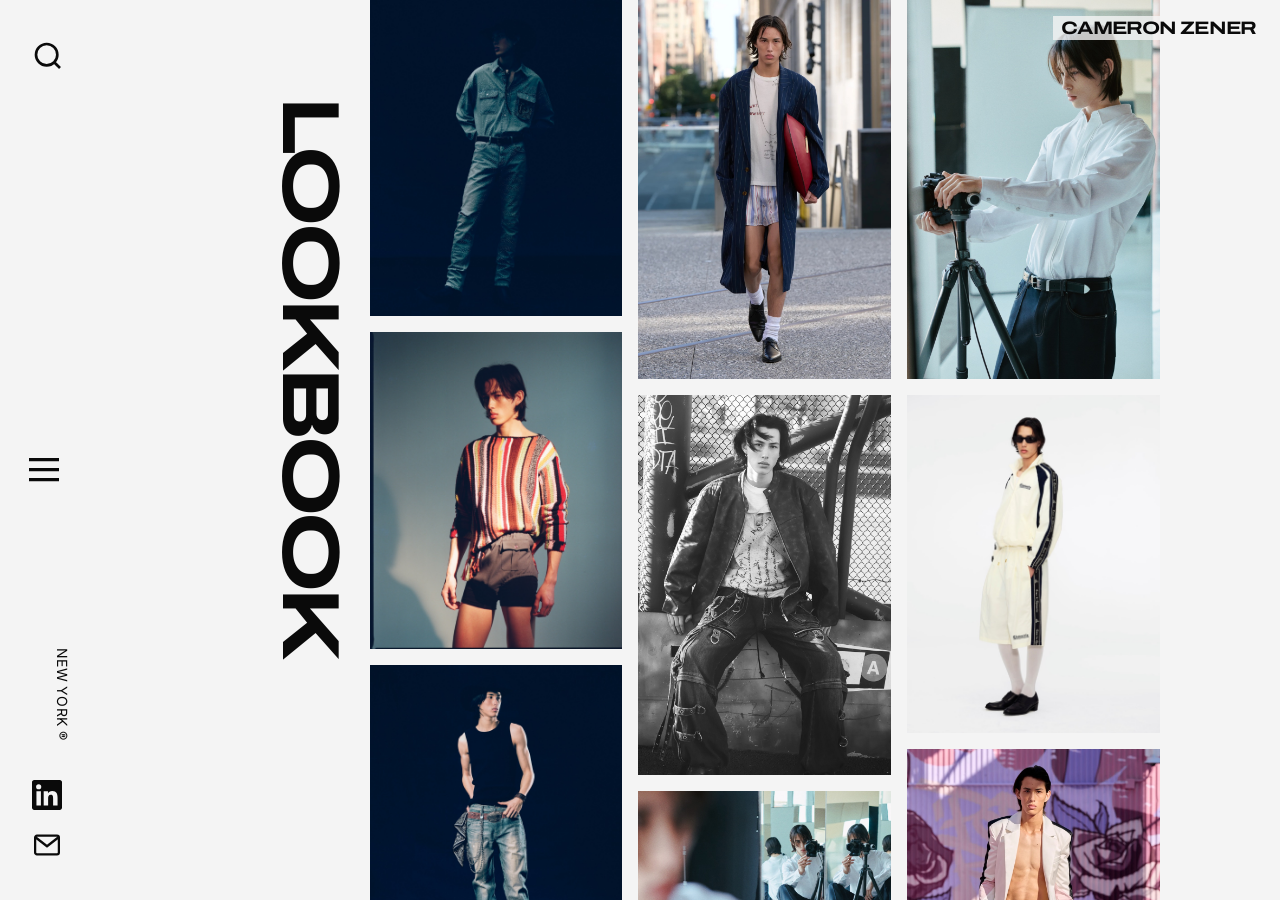
<file: lookbook/index.html>
<!DOCTYPE html><html lang="en" class="theme-light"><head><meta charset="utf-8"><meta name="viewport" content="width=device-width,initial-scale=1"><link rel="icon" type="image/svg+xml" href="/favicon.svg"><link rel="sitemap" href="/sitemap-index.xml"><meta name="generator" content="Astro v7.4.5"><link rel="canonical" href="https://www.cameronzener.com/lookbook/"><title>Lookbook · Cameron Zener</title><meta name="title" content="Lookbook · Cameron Zener"><meta name="description" content="Lookbook: editorial and runway photos of Cameron Zener."><meta property="og:type" content="website"><meta property="og:url" content="https://www.cameronzener.com/lookbook/"><meta property="og:title" content="Lookbook · Cameron Zener"><meta property="og:description" content="Lookbook: editorial and runway photos of Cameron Zener."><meta name="twitter:card" content="summary"><meta name="twitter:title" content="Lookbook · Cameron Zener"><meta name="twitter:description" content="Lookbook: editorial and runway photos of Cameron Zener."><link rel="preconnect" href="https://fonts.googleapis.com"><link rel="preconnect" href="https://fonts.gstatic.com" crossorigin><!-- Free stand-ins for the Adobe Fonts on the Squarespace site:
     Pragmatica Extended -> Archivo Expanded, Aktiv Grotesk -> Inter, Courier Std -> Courier Prime --><link href="https://fonts.googleapis.com/css2?family=Archivo:wdth,wght@125,700;125,800&family=Courier+Prime:ital,wght@0,400;0,700;1,400&family=Inter:wght@400;500&display=swap" rel="stylesheet"><style>
      body { font-family: "Courier Prime", "Courier New", monospace; background-color: #000000; color: #f4f4f4; margin: 0; padding: 0; }
      .container { max-width: 100%; margin: 0 auto; }
    </style><style>.lb-viewport[data-astro-cid-mczrpv64]{height:calc(100vh - 7rem);overflow:hidden}@media (width>=768px){.lb-viewport[data-astro-cid-mczrpv64]{height:100vh}}.lb-col[data-astro-cid-mczrpv64]{height:100%;overflow:hidden}.lb-track[data-astro-cid-mczrpv64]{will-change:transform;animation:lb-up var(--lb-duration,120s) linear infinite;flex-direction:column;gap:.75rem;display:flex}@media (width>=768px){.lb-track[data-astro-cid-mczrpv64]{gap:1rem}}.lb-track[data-astro-cid-mczrpv64].lb-down{animation-name:lb-down}.lb-col[data-astro-cid-mczrpv64]:hover .lb-track[data-astro-cid-mczrpv64]{animation-play-state:paused}.lb-ph[data-astro-cid-mczrpv64]{flex-shrink:0;align-items:flex-end;padding:.75rem;display:flex}.lb-ph[data-astro-cid-mczrpv64] span[data-astro-cid-mczrpv64]{text-transform:uppercase;letter-spacing:.08em}.lb-img[data-astro-cid-mczrpv64]{background:#dedede;width:100%;height:auto;display:block}@keyframes lb-up{0%{transform:translateY(0)}to{transform:translateY(calc(-50% - var(--lb-gap-half,.375rem)))}}@keyframes lb-down{0%{transform:translateY(calc(-50% - var(--lb-gap-half,.375rem)))}to{transform:translateY(0)}}@media (width>=768px){.lb-track[data-astro-cid-mczrpv64]{--lb-gap-half:.5rem}}@media (prefers-reduced-motion:reduce){.lb-viewport[data-astro-cid-mczrpv64]{height:auto;overflow:visible}.lb-col[data-astro-cid-mczrpv64]{height:auto}.lb-track[data-astro-cid-mczrpv64]{animation:none}.lb-track[data-astro-cid-mczrpv64] [data-astro-cid-mczrpv64][aria-hidden=true]{display:none}}
</style><link rel="stylesheet" href="/assets/Layout.Buff44QM.css"></head><body class="flex flex-col items-center min-h-screen relative max-w-screen p-0 m-0"><main class="container min-h-screen px-2 flex flex-col gap-10 overflow-x-clip mx-auto relative md:pl-[17%]"><a href="/" class="absolute top-0 left-0 md:left-auto md:right-0 cursor-pointer z-20" aria-label="Home"><span class="font-display block m-3 md:m-4 px-2 py-1 bg-black/80 md:text-lg text-base">Cameron Zener</span></a><section class="w-full flex flex-col md:flex-row gap-6 md:gap-0 px-4 md:pl-6 md:pr-28 pt-24 md:pt-0" data-astro-cid-mczrpv64><!-- Title: vertical on the left (mirrored from the original), horizontal on phones --><div class="text-[clamp(1.9rem,9vw,3rem)] md:text-[clamp(4rem,9vh,8rem)] md:w-24 md:mr-6 md:ml-2 relative shrink-0" data-astro-cid-mczrpv64><h1 class="md:sticky md:top-24 md:mt-24 md:rotate-90 md:origin-top-left md:translate-x-full md:whitespace-nowrap font-display" data-astro-cid-mczrpv64>Lookbook</h1></div><!-- Auto-scrolling columns: each loops endlessly, neighbours move in opposite directions --><div class="lb-viewport hidden md:flex flex-1 min-w-0 gap-3 md:gap-4" aria-label="Lookbook photos" data-astro-cid-mczrpv64><div class="lb-col flex-1 min-w-0" data-astro-cid-mczrpv64><div class="lb-track lb-up" data-astro-cid-mczrpv64><img src="/lookbook/purple-rodeo-00.jpg" alt="Purple Brand Rodeo capsule campaign" width="1120" height="1400" loading="eager" decoding="async" class="lb-img" data-astro-cid-mczrpv64><img src="/lookbook/french-mag-01.jpg" alt="French Magazine, Sometimes It Snows in Spring, photographed by Delwin Kamara" width="1117" height="1400" loading="eager" decoding="async" class="lb-img" data-astro-cid-mczrpv64><img src="/lookbook/purple-rodeo-01.jpg" alt="Purple Brand Rodeo capsule campaign" width="1120" height="1400" loading="eager" decoding="async" class="lb-img" data-astro-cid-mczrpv64><img src="/lookbook/vogue-china-01.jpg" alt="Vogue China editorial" width="1144" height="1400" loading="eager" decoding="async" class="lb-img" data-astro-cid-mczrpv64><img src="/lookbook/willy-chavarria-02.jpg" alt="Willy Chavarria SS26 e-commerce" width="1050" height="1400" loading="eager" decoding="async" class="lb-img" data-astro-cid-mczrpv64><img src="/lookbook/studio-01.jpg" alt="Studio shoot, behind the camera" width="933" height="1400" loading="eager" decoding="async" class="lb-img" data-astro-cid-mczrpv64><img src="/lookbook/editorial-bw-02.jpg" alt="Black and white editorial, full length" width="933" height="1400" loading="eager" decoding="async" class="lb-img" data-astro-cid-mczrpv64><img src="/lookbook/purple-rodeo-04.jpg" alt="Purple Brand Rodeo capsule campaign" width="1120" height="1400" loading="eager" decoding="async" class="lb-img" data-astro-cid-mczrpv64><img src="/lookbook/backstage-01.jpg" alt="Backstage before a show" width="1140" height="1400" loading="eager" decoding="async" class="lb-img" data-astro-cid-mczrpv64><img src="/lookbook/willy-chavarria-04.jpg" alt="Willy Chavarria SS26 e-commerce" width="1050" height="1400" loading="eager" decoding="async" class="lb-img" data-astro-cid-mczrpv64><img src="/lookbook/purple-rodeo-06.jpg" alt="Purple Brand Rodeo capsule campaign" width="1120" height="1400" loading="eager" decoding="async" class="lb-img" data-astro-cid-mczrpv64><img src="/lookbook/french-mag-04.jpg" alt="French Magazine, Sometimes It Snows in Spring, photographed by Delwin Kamara" width="1117" height="1400" loading="eager" decoding="async" class="lb-img" data-astro-cid-mczrpv64><img src="/lookbook/purple-rodeo-07.jpg" alt="Purple Brand Rodeo capsule campaign" width="1120" height="1400" loading="eager" decoding="async" class="lb-img" data-astro-cid-mczrpv64><img src="/lookbook/purple-rodeo-08.jpg" alt="Purple Brand Rodeo capsule campaign" width="1120" height="1400" loading="eager" decoding="async" class="lb-img" data-astro-cid-mczrpv64><img src="/lookbook/purple-rodeo-10.jpg" alt="Purple Brand Rodeo capsule campaign" width="1120" height="1400" loading="eager" decoding="async" class="lb-img" data-astro-cid-mczrpv64><img src="/lookbook/willy-chavarria-07.jpg" alt="Willy Chavarria SS26 e-commerce" width="1050" height="1400" loading="eager" decoding="async" class="lb-img" data-astro-cid-mczrpv64><img src="/lookbook/purple-rodeo-00.jpg" alt aria-hidden="true" width="1120" height="1400" loading="eager" decoding="async" class="lb-img" data-astro-cid-mczrpv64><img src="/lookbook/french-mag-01.jpg" alt aria-hidden="true" width="1117" height="1400" loading="eager" decoding="async" class="lb-img" data-astro-cid-mczrpv64><img src="/lookbook/purple-rodeo-01.jpg" alt aria-hidden="true" width="1120" height="1400" loading="eager" decoding="async" class="lb-img" data-astro-cid-mczrpv64><img src="/lookbook/vogue-china-01.jpg" alt aria-hidden="true" width="1144" height="1400" loading="eager" decoding="async" class="lb-img" data-astro-cid-mczrpv64><img src="/lookbook/willy-chavarria-02.jpg" alt aria-hidden="true" width="1050" height="1400" loading="eager" decoding="async" class="lb-img" data-astro-cid-mczrpv64><img src="/lookbook/studio-01.jpg" alt aria-hidden="true" width="933" height="1400" loading="eager" decoding="async" class="lb-img" data-astro-cid-mczrpv64><img src="/lookbook/editorial-bw-02.jpg" alt aria-hidden="true" width="933" height="1400" loading="eager" decoding="async" class="lb-img" data-astro-cid-mczrpv64><img src="/lookbook/purple-rodeo-04.jpg" alt aria-hidden="true" width="1120" height="1400" loading="eager" decoding="async" class="lb-img" data-astro-cid-mczrpv64><img src="/lookbook/backstage-01.jpg" alt aria-hidden="true" width="1140" height="1400" loading="eager" decoding="async" class="lb-img" data-astro-cid-mczrpv64><img src="/lookbook/willy-chavarria-04.jpg" alt aria-hidden="true" width="1050" height="1400" loading="eager" decoding="async" class="lb-img" data-astro-cid-mczrpv64><img src="/lookbook/purple-rodeo-06.jpg" alt aria-hidden="true" width="1120" height="1400" loading="eager" decoding="async" class="lb-img" data-astro-cid-mczrpv64><img src="/lookbook/french-mag-04.jpg" alt aria-hidden="true" width="1117" height="1400" loading="eager" decoding="async" class="lb-img" data-astro-cid-mczrpv64><img src="/lookbook/purple-rodeo-07.jpg" alt aria-hidden="true" width="1120" height="1400" loading="eager" decoding="async" class="lb-img" data-astro-cid-mczrpv64><img src="/lookbook/purple-rodeo-08.jpg" alt aria-hidden="true" width="1120" height="1400" loading="eager" decoding="async" class="lb-img" data-astro-cid-mczrpv64><img src="/lookbook/purple-rodeo-10.jpg" alt aria-hidden="true" width="1120" height="1400" loading="eager" decoding="async" class="lb-img" data-astro-cid-mczrpv64><img src="/lookbook/willy-chavarria-07.jpg" alt aria-hidden="true" width="1050" height="1400" loading="eager" decoding="async" class="lb-img" data-astro-cid-mczrpv64></div></div><div class="lb-col flex-1 min-w-0" data-astro-cid-mczrpv64><div class="lb-track lb-down" data-astro-cid-mczrpv64><img src="/lookbook/runway-coach-ss25.jpg" alt="Coach SS25 runway, New York" width="933" height="1400" loading="eager" decoding="async" class="lb-img" data-astro-cid-mczrpv64><img src="/lookbook/editorial-bw-01.jpg" alt="Black and white editorial portrait" width="933" height="1400" loading="eager" decoding="async" class="lb-img" data-astro-cid-mczrpv64><img src="/lookbook/helmut-lang-02.jpg" alt="Helmut Lang SS26, photographed by Justin Leveritt" width="933" height="1400" loading="eager" decoding="async" class="lb-img" data-astro-cid-mczrpv64><img src="/lookbook/helmut-lang-03.jpg" alt="Helmut Lang SS26, photographed by Justin Leveritt" width="933" height="1400" loading="eager" decoding="async" class="lb-img" data-astro-cid-mczrpv64><img src="/lookbook/french-mag-02.jpg" alt="French Magazine, Sometimes It Snows in Spring, photographed by Delwin Kamara" width="1117" height="1400" loading="eager" decoding="async" class="lb-img" data-astro-cid-mczrpv64><img src="/lookbook/helmut-lang-04.jpg" alt="Helmut Lang SS26, photographed by Justin Leveritt" width="1120" height="1400" loading="eager" decoding="async" class="lb-img" data-astro-cid-mczrpv64><img src="/lookbook/willy-chavarria-03.jpg" alt="Willy Chavarria SS26 e-commerce" width="1050" height="1400" loading="eager" decoding="async" class="lb-img" data-astro-cid-mczrpv64><img src="/lookbook/french-mag-03.jpg" alt="French Magazine, Sometimes It Snows in Spring, photographed by Delwin Kamara" width="1117" height="1400" loading="eager" decoding="async" class="lb-img" data-astro-cid-mczrpv64><img src="/lookbook/purple-rodeo-05.jpg" alt="Purple Brand Rodeo capsule campaign" width="1120" height="1400" loading="eager" decoding="async" class="lb-img" data-astro-cid-mczrpv64><img src="/lookbook/helmut-lang-06.jpg" alt="Helmut Lang SS26, photographed by Justin Leveritt" width="1120" height="1400" loading="eager" decoding="async" class="lb-img" data-astro-cid-mczrpv64><img src="/lookbook/runway-dsquared2-ss25.jpg" alt="Dsquared2 SS25 menswear runway, Milan" width="933" height="1400" loading="eager" decoding="async" class="lb-img" data-astro-cid-mczrpv64><img src="/lookbook/editorial-color-01.jpg" alt="Editorial profile portrait" width="1110" height="1400" loading="eager" decoding="async" class="lb-img" data-astro-cid-mczrpv64><img src="/lookbook/helmut-lang-08.jpg" alt="Helmut Lang SS26, photographed by Justin Leveritt" width="1120" height="1400" loading="eager" decoding="async" class="lb-img" data-astro-cid-mczrpv64><img src="/lookbook/willy-chavarria-06.jpg" alt="Willy Chavarria SS26 e-commerce" width="1050" height="1400" loading="eager" decoding="async" class="lb-img" data-astro-cid-mczrpv64><img src="/lookbook/french-mag-05.jpg" alt="French Magazine, Sometimes It Snows in Spring, photographed by Delwin Kamara" width="1117" height="1400" loading="eager" decoding="async" class="lb-img" data-astro-cid-mczrpv64><img src="/lookbook/runway-coach-ss25.jpg" alt aria-hidden="true" width="933" height="1400" loading="eager" decoding="async" class="lb-img" data-astro-cid-mczrpv64><img src="/lookbook/editorial-bw-01.jpg" alt aria-hidden="true" width="933" height="1400" loading="eager" decoding="async" class="lb-img" data-astro-cid-mczrpv64><img src="/lookbook/helmut-lang-02.jpg" alt aria-hidden="true" width="933" height="1400" loading="eager" decoding="async" class="lb-img" data-astro-cid-mczrpv64><img src="/lookbook/helmut-lang-03.jpg" alt aria-hidden="true" width="933" height="1400" loading="eager" decoding="async" class="lb-img" data-astro-cid-mczrpv64><img src="/lookbook/french-mag-02.jpg" alt aria-hidden="true" width="1117" height="1400" loading="eager" decoding="async" class="lb-img" data-astro-cid-mczrpv64><img src="/lookbook/helmut-lang-04.jpg" alt aria-hidden="true" width="1120" height="1400" loading="eager" decoding="async" class="lb-img" data-astro-cid-mczrpv64><img src="/lookbook/willy-chavarria-03.jpg" alt aria-hidden="true" width="1050" height="1400" loading="eager" decoding="async" class="lb-img" data-astro-cid-mczrpv64><img src="/lookbook/french-mag-03.jpg" alt aria-hidden="true" width="1117" height="1400" loading="eager" decoding="async" class="lb-img" data-astro-cid-mczrpv64><img src="/lookbook/purple-rodeo-05.jpg" alt aria-hidden="true" width="1120" height="1400" loading="eager" decoding="async" class="lb-img" data-astro-cid-mczrpv64><img src="/lookbook/helmut-lang-06.jpg" alt aria-hidden="true" width="1120" height="1400" loading="eager" decoding="async" class="lb-img" data-astro-cid-mczrpv64><img src="/lookbook/runway-dsquared2-ss25.jpg" alt aria-hidden="true" width="933" height="1400" loading="eager" decoding="async" class="lb-img" data-astro-cid-mczrpv64><img src="/lookbook/editorial-color-01.jpg" alt aria-hidden="true" width="1110" height="1400" loading="eager" decoding="async" class="lb-img" data-astro-cid-mczrpv64><img src="/lookbook/helmut-lang-08.jpg" alt aria-hidden="true" width="1120" height="1400" loading="eager" decoding="async" class="lb-img" data-astro-cid-mczrpv64><img src="/lookbook/willy-chavarria-06.jpg" alt aria-hidden="true" width="1050" height="1400" loading="eager" decoding="async" class="lb-img" data-astro-cid-mczrpv64><img src="/lookbook/french-mag-05.jpg" alt aria-hidden="true" width="1117" height="1400" loading="eager" decoding="async" class="lb-img" data-astro-cid-mczrpv64></div></div><div class="lb-col flex-1 min-w-0" data-astro-cid-mczrpv64><div class="lb-track lb-up" data-astro-cid-mczrpv64><img src="/lookbook/helmut-lang-01.jpg" alt="Helmut Lang SS26, photographed by Justin Leveritt" width="933" height="1400" loading="eager" decoding="async" class="lb-img" data-astro-cid-mczrpv64><img src="/lookbook/willy-chavarria-01.jpg" alt="Willy Chavarria SS26 e-commerce" width="1050" height="1400" loading="eager" decoding="async" class="lb-img" data-astro-cid-mczrpv64><img src="/lookbook/runway-off-white-ss26.jpg" alt="Off-White SS26 runway, New York" width="933" height="1400" loading="eager" decoding="async" class="lb-img" data-astro-cid-mczrpv64><img src="/lookbook/purple-rodeo-02.jpg" alt="Purple Brand Rodeo capsule campaign" width="1120" height="1400" loading="eager" decoding="async" class="lb-img" data-astro-cid-mczrpv64><img src="/lookbook/runway-jw-anderson-ss25.jpg" alt="JW Anderson SS25 menswear runway, Milan" width="933" height="1400" loading="eager" decoding="async" class="lb-img" data-astro-cid-mczrpv64><img src="/lookbook/purple-rodeo-03.jpg" alt="Purple Brand Rodeo capsule campaign" width="1120" height="1400" loading="eager" decoding="async" class="lb-img" data-astro-cid-mczrpv64><img src="/lookbook/runway-thom-browne-fw26.jpg" alt="Thom Browne FW26 runway, San Francisco" width="933" height="1400" loading="eager" decoding="async" class="lb-img" data-astro-cid-mczrpv64><img src="/lookbook/helmut-lang-05.jpg" alt="Helmut Lang SS26, photographed by Justin Leveritt" width="1120" height="1400" loading="eager" decoding="async" class="lb-img" data-astro-cid-mczrpv64><img src="/lookbook/runway-who-decides-war-ss26.jpg" alt="Who Decides War SS26 runway, New York" width="1000" height="1400" loading="eager" decoding="async" class="lb-img" data-astro-cid-mczrpv64><img src="/lookbook/vogue-china-02.jpg" alt="Vogue China editorial, group shot" width="1145" height="1400" loading="eager" decoding="async" class="lb-img" data-astro-cid-mczrpv64><img src="/lookbook/helmut-lang-07.jpg" alt="Helmut Lang SS26, photographed by Justin Leveritt" width="1400" height="1120" loading="eager" decoding="async" class="lb-img" data-astro-cid-mczrpv64><img src="/lookbook/willy-chavarria-05.jpg" alt="Willy Chavarria SS26 e-commerce" width="1050" height="1400" loading="eager" decoding="async" class="lb-img" data-astro-cid-mczrpv64><img src="/lookbook/runway-coach-fw25.jpg" alt="Coach FW25 runway, New York" width="933" height="1400" loading="eager" decoding="async" class="lb-img" data-astro-cid-mczrpv64><img src="/lookbook/purple-rodeo-09.jpg" alt="Purple Brand Rodeo capsule campaign" width="1120" height="1400" loading="eager" decoding="async" class="lb-img" data-astro-cid-mczrpv64><img src="/lookbook/runway-society-archive-ss27.jpg" alt="Society Archive SS27 runway, New York" width="1050" height="1400" loading="eager" decoding="async" class="lb-img" data-astro-cid-mczrpv64><img src="/lookbook/runway-parsons-mfa.jpg" alt="Parsons MFA Gen 15 runway, New York" width="933" height="1400" loading="eager" decoding="async" class="lb-img" data-astro-cid-mczrpv64><img src="/lookbook/helmut-lang-01.jpg" alt aria-hidden="true" width="933" height="1400" loading="eager" decoding="async" class="lb-img" data-astro-cid-mczrpv64><img src="/lookbook/willy-chavarria-01.jpg" alt aria-hidden="true" width="1050" height="1400" loading="eager" decoding="async" class="lb-img" data-astro-cid-mczrpv64><img src="/lookbook/runway-off-white-ss26.jpg" alt aria-hidden="true" width="933" height="1400" loading="eager" decoding="async" class="lb-img" data-astro-cid-mczrpv64><img src="/lookbook/purple-rodeo-02.jpg" alt aria-hidden="true" width="1120" height="1400" loading="eager" decoding="async" class="lb-img" data-astro-cid-mczrpv64><img src="/lookbook/runway-jw-anderson-ss25.jpg" alt aria-hidden="true" width="933" height="1400" loading="eager" decoding="async" class="lb-img" data-astro-cid-mczrpv64><img src="/lookbook/purple-rodeo-03.jpg" alt aria-hidden="true" width="1120" height="1400" loading="eager" decoding="async" class="lb-img" data-astro-cid-mczrpv64><img src="/lookbook/runway-thom-browne-fw26.jpg" alt aria-hidden="true" width="933" height="1400" loading="eager" decoding="async" class="lb-img" data-astro-cid-mczrpv64><img src="/lookbook/helmut-lang-05.jpg" alt aria-hidden="true" width="1120" height="1400" loading="eager" decoding="async" class="lb-img" data-astro-cid-mczrpv64><img src="/lookbook/runway-who-decides-war-ss26.jpg" alt aria-hidden="true" width="1000" height="1400" loading="eager" decoding="async" class="lb-img" data-astro-cid-mczrpv64><img src="/lookbook/vogue-china-02.jpg" alt aria-hidden="true" width="1145" height="1400" loading="eager" decoding="async" class="lb-img" data-astro-cid-mczrpv64><img src="/lookbook/helmut-lang-07.jpg" alt aria-hidden="true" width="1400" height="1120" loading="eager" decoding="async" class="lb-img" data-astro-cid-mczrpv64><img src="/lookbook/willy-chavarria-05.jpg" alt aria-hidden="true" width="1050" height="1400" loading="eager" decoding="async" class="lb-img" data-astro-cid-mczrpv64><img src="/lookbook/runway-coach-fw25.jpg" alt aria-hidden="true" width="933" height="1400" loading="eager" decoding="async" class="lb-img" data-astro-cid-mczrpv64><img src="/lookbook/purple-rodeo-09.jpg" alt aria-hidden="true" width="1120" height="1400" loading="eager" decoding="async" class="lb-img" data-astro-cid-mczrpv64><img src="/lookbook/runway-society-archive-ss27.jpg" alt aria-hidden="true" width="1050" height="1400" loading="eager" decoding="async" class="lb-img" data-astro-cid-mczrpv64><img src="/lookbook/runway-parsons-mfa.jpg" alt aria-hidden="true" width="933" height="1400" loading="eager" decoding="async" class="lb-img" data-astro-cid-mczrpv64></div></div></div><div class="lb-viewport flex md:hidden flex-1 min-w-0 gap-3 md:gap-4" aria-label="Lookbook photos" data-astro-cid-mczrpv64><div class="lb-col flex-1 min-w-0" data-astro-cid-mczrpv64><div class="lb-track lb-up" data-astro-cid-mczrpv64><img src="/lookbook/purple-rodeo-00.jpg" alt="Purple Brand Rodeo capsule campaign" width="1120" height="1400" loading="eager" decoding="async" class="lb-img" data-astro-cid-mczrpv64><img src="/lookbook/helmut-lang-01.jpg" alt="Helmut Lang SS26, photographed by Justin Leveritt" width="933" height="1400" loading="eager" decoding="async" class="lb-img" data-astro-cid-mczrpv64><img src="/lookbook/editorial-bw-01.jpg" alt="Black and white editorial portrait" width="933" height="1400" loading="eager" decoding="async" class="lb-img" data-astro-cid-mczrpv64><img src="/lookbook/runway-off-white-ss26.jpg" alt="Off-White SS26 runway, New York" width="933" height="1400" loading="eager" decoding="async" class="lb-img" data-astro-cid-mczrpv64><img src="/lookbook/vogue-china-01.jpg" alt="Vogue China editorial" width="1144" height="1400" loading="eager" decoding="async" class="lb-img" data-astro-cid-mczrpv64><img src="/lookbook/helmut-lang-03.jpg" alt="Helmut Lang SS26, photographed by Justin Leveritt" width="933" height="1400" loading="eager" decoding="async" class="lb-img" data-astro-cid-mczrpv64><img src="/lookbook/runway-jw-anderson-ss25.jpg" alt="JW Anderson SS25 menswear runway, Milan" width="933" height="1400" loading="eager" decoding="async" class="lb-img" data-astro-cid-mczrpv64><img src="/lookbook/studio-01.jpg" alt="Studio shoot, behind the camera" width="933" height="1400" loading="eager" decoding="async" class="lb-img" data-astro-cid-mczrpv64><img src="/lookbook/helmut-lang-04.jpg" alt="Helmut Lang SS26, photographed by Justin Leveritt" width="1120" height="1400" loading="eager" decoding="async" class="lb-img" data-astro-cid-mczrpv64><img src="/lookbook/runway-thom-browne-fw26.jpg" alt="Thom Browne FW26 runway, San Francisco" width="933" height="1400" loading="eager" decoding="async" class="lb-img" data-astro-cid-mczrpv64><img src="/lookbook/purple-rodeo-04.jpg" alt="Purple Brand Rodeo capsule campaign" width="1120" height="1400" loading="eager" decoding="async" class="lb-img" data-astro-cid-mczrpv64><img src="/lookbook/french-mag-03.jpg" alt="French Magazine, Sometimes It Snows in Spring, photographed by Delwin Kamara" width="1117" height="1400" loading="eager" decoding="async" class="lb-img" data-astro-cid-mczrpv64><img src="/lookbook/runway-who-decides-war-ss26.jpg" alt="Who Decides War SS26 runway, New York" width="1000" height="1400" loading="eager" decoding="async" class="lb-img" data-astro-cid-mczrpv64><img src="/lookbook/willy-chavarria-04.jpg" alt="Willy Chavarria SS26 e-commerce" width="1050" height="1400" loading="eager" decoding="async" class="lb-img" data-astro-cid-mczrpv64><img src="/lookbook/vogue-china-02.jpg" alt="Vogue China editorial, group shot" width="1145" height="1400" loading="eager" decoding="async" class="lb-img" data-astro-cid-mczrpv64><img src="/lookbook/runway-dsquared2-ss25.jpg" alt="Dsquared2 SS25 menswear runway, Milan" width="933" height="1400" loading="eager" decoding="async" class="lb-img" data-astro-cid-mczrpv64><img src="/lookbook/willy-chavarria-05.jpg" alt="Willy Chavarria SS26 e-commerce" width="1050" height="1400" loading="eager" decoding="async" class="lb-img" data-astro-cid-mczrpv64><img src="/lookbook/purple-rodeo-07.jpg" alt="Purple Brand Rodeo capsule campaign" width="1120" height="1400" loading="eager" decoding="async" class="lb-img" data-astro-cid-mczrpv64><img src="/lookbook/helmut-lang-08.jpg" alt="Helmut Lang SS26, photographed by Justin Leveritt" width="1120" height="1400" loading="eager" decoding="async" class="lb-img" data-astro-cid-mczrpv64><img src="/lookbook/purple-rodeo-09.jpg" alt="Purple Brand Rodeo capsule campaign" width="1120" height="1400" loading="eager" decoding="async" class="lb-img" data-astro-cid-mczrpv64><img src="/lookbook/purple-rodeo-10.jpg" alt="Purple Brand Rodeo capsule campaign" width="1120" height="1400" loading="eager" decoding="async" class="lb-img" data-astro-cid-mczrpv64><img src="/lookbook/french-mag-05.jpg" alt="French Magazine, Sometimes It Snows in Spring, photographed by Delwin Kamara" width="1117" height="1400" loading="eager" decoding="async" class="lb-img" data-astro-cid-mczrpv64><img src="/lookbook/runway-parsons-mfa.jpg" alt="Parsons MFA Gen 15 runway, New York" width="933" height="1400" loading="eager" decoding="async" class="lb-img" data-astro-cid-mczrpv64><img src="/lookbook/purple-rodeo-00.jpg" alt aria-hidden="true" width="1120" height="1400" loading="eager" decoding="async" class="lb-img" data-astro-cid-mczrpv64><img src="/lookbook/helmut-lang-01.jpg" alt aria-hidden="true" width="933" height="1400" loading="eager" decoding="async" class="lb-img" data-astro-cid-mczrpv64><img src="/lookbook/editorial-bw-01.jpg" alt aria-hidden="true" width="933" height="1400" loading="eager" decoding="async" class="lb-img" data-astro-cid-mczrpv64><img src="/lookbook/runway-off-white-ss26.jpg" alt aria-hidden="true" width="933" height="1400" loading="eager" decoding="async" class="lb-img" data-astro-cid-mczrpv64><img src="/lookbook/vogue-china-01.jpg" alt aria-hidden="true" width="1144" height="1400" loading="eager" decoding="async" class="lb-img" data-astro-cid-mczrpv64><img src="/lookbook/helmut-lang-03.jpg" alt aria-hidden="true" width="933" height="1400" loading="eager" decoding="async" class="lb-img" data-astro-cid-mczrpv64><img src="/lookbook/runway-jw-anderson-ss25.jpg" alt aria-hidden="true" width="933" height="1400" loading="eager" decoding="async" class="lb-img" data-astro-cid-mczrpv64><img src="/lookbook/studio-01.jpg" alt aria-hidden="true" width="933" height="1400" loading="eager" decoding="async" class="lb-img" data-astro-cid-mczrpv64><img src="/lookbook/helmut-lang-04.jpg" alt aria-hidden="true" width="1120" height="1400" loading="eager" decoding="async" class="lb-img" data-astro-cid-mczrpv64><img src="/lookbook/runway-thom-browne-fw26.jpg" alt aria-hidden="true" width="933" height="1400" loading="eager" decoding="async" class="lb-img" data-astro-cid-mczrpv64><img src="/lookbook/purple-rodeo-04.jpg" alt aria-hidden="true" width="1120" height="1400" loading="eager" decoding="async" class="lb-img" data-astro-cid-mczrpv64><img src="/lookbook/french-mag-03.jpg" alt aria-hidden="true" width="1117" height="1400" loading="eager" decoding="async" class="lb-img" data-astro-cid-mczrpv64><img src="/lookbook/runway-who-decides-war-ss26.jpg" alt aria-hidden="true" width="1000" height="1400" loading="eager" decoding="async" class="lb-img" data-astro-cid-mczrpv64><img src="/lookbook/willy-chavarria-04.jpg" alt aria-hidden="true" width="1050" height="1400" loading="eager" decoding="async" class="lb-img" data-astro-cid-mczrpv64><img src="/lookbook/vogue-china-02.jpg" alt aria-hidden="true" width="1145" height="1400" loading="eager" decoding="async" class="lb-img" data-astro-cid-mczrpv64><img src="/lookbook/runway-dsquared2-ss25.jpg" alt aria-hidden="true" width="933" height="1400" loading="eager" decoding="async" class="lb-img" data-astro-cid-mczrpv64><img src="/lookbook/willy-chavarria-05.jpg" alt aria-hidden="true" width="1050" height="1400" loading="eager" decoding="async" class="lb-img" data-astro-cid-mczrpv64><img src="/lookbook/purple-rodeo-07.jpg" alt aria-hidden="true" width="1120" height="1400" loading="eager" decoding="async" class="lb-img" data-astro-cid-mczrpv64><img src="/lookbook/helmut-lang-08.jpg" alt aria-hidden="true" width="1120" height="1400" loading="eager" decoding="async" class="lb-img" data-astro-cid-mczrpv64><img src="/lookbook/purple-rodeo-09.jpg" alt aria-hidden="true" width="1120" height="1400" loading="eager" decoding="async" class="lb-img" data-astro-cid-mczrpv64><img src="/lookbook/purple-rodeo-10.jpg" alt aria-hidden="true" width="1120" height="1400" loading="eager" decoding="async" class="lb-img" data-astro-cid-mczrpv64><img src="/lookbook/french-mag-05.jpg" alt aria-hidden="true" width="1117" height="1400" loading="eager" decoding="async" class="lb-img" data-astro-cid-mczrpv64><img src="/lookbook/runway-parsons-mfa.jpg" alt aria-hidden="true" width="933" height="1400" loading="eager" decoding="async" class="lb-img" data-astro-cid-mczrpv64></div></div><div class="lb-col flex-1 min-w-0" data-astro-cid-mczrpv64><div class="lb-track lb-down" data-astro-cid-mczrpv64><img src="/lookbook/runway-coach-ss25.jpg" alt="Coach SS25 runway, New York" width="933" height="1400" loading="eager" decoding="async" class="lb-img" data-astro-cid-mczrpv64><img src="/lookbook/french-mag-01.jpg" alt="French Magazine, Sometimes It Snows in Spring, photographed by Delwin Kamara" width="1117" height="1400" loading="eager" decoding="async" class="lb-img" data-astro-cid-mczrpv64><img src="/lookbook/willy-chavarria-01.jpg" alt="Willy Chavarria SS26 e-commerce" width="1050" height="1400" loading="eager" decoding="async" class="lb-img" data-astro-cid-mczrpv64><img src="/lookbook/purple-rodeo-01.jpg" alt="Purple Brand Rodeo capsule campaign" width="1120" height="1400" loading="eager" decoding="async" class="lb-img" data-astro-cid-mczrpv64><img src="/lookbook/helmut-lang-02.jpg" alt="Helmut Lang SS26, photographed by Justin Leveritt" width="933" height="1400" loading="eager" decoding="async" class="lb-img" data-astro-cid-mczrpv64><img src="/lookbook/purple-rodeo-02.jpg" alt="Purple Brand Rodeo capsule campaign" width="1120" height="1400" loading="eager" decoding="async" class="lb-img" data-astro-cid-mczrpv64><img src="/lookbook/willy-chavarria-02.jpg" alt="Willy Chavarria SS26 e-commerce" width="1050" height="1400" loading="eager" decoding="async" class="lb-img" data-astro-cid-mczrpv64><img src="/lookbook/french-mag-02.jpg" alt="French Magazine, Sometimes It Snows in Spring, photographed by Delwin Kamara" width="1117" height="1400" loading="eager" decoding="async" class="lb-img" data-astro-cid-mczrpv64><img src="/lookbook/purple-rodeo-03.jpg" alt="Purple Brand Rodeo capsule campaign" width="1120" height="1400" loading="eager" decoding="async" class="lb-img" data-astro-cid-mczrpv64><img src="/lookbook/editorial-bw-02.jpg" alt="Black and white editorial, full length" width="933" height="1400" loading="eager" decoding="async" class="lb-img" data-astro-cid-mczrpv64><img src="/lookbook/willy-chavarria-03.jpg" alt="Willy Chavarria SS26 e-commerce" width="1050" height="1400" loading="eager" decoding="async" class="lb-img" data-astro-cid-mczrpv64><img src="/lookbook/helmut-lang-05.jpg" alt="Helmut Lang SS26, photographed by Justin Leveritt" width="1120" height="1400" loading="eager" decoding="async" class="lb-img" data-astro-cid-mczrpv64><img src="/lookbook/backstage-01.jpg" alt="Backstage before a show" width="1140" height="1400" loading="eager" decoding="async" class="lb-img" data-astro-cid-mczrpv64><img src="/lookbook/purple-rodeo-05.jpg" alt="Purple Brand Rodeo capsule campaign" width="1120" height="1400" loading="eager" decoding="async" class="lb-img" data-astro-cid-mczrpv64><img src="/lookbook/helmut-lang-06.jpg" alt="Helmut Lang SS26, photographed by Justin Leveritt" width="1120" height="1400" loading="eager" decoding="async" class="lb-img" data-astro-cid-mczrpv64><img src="/lookbook/purple-rodeo-06.jpg" alt="Purple Brand Rodeo capsule campaign" width="1120" height="1400" loading="eager" decoding="async" class="lb-img" data-astro-cid-mczrpv64><img src="/lookbook/helmut-lang-07.jpg" alt="Helmut Lang SS26, photographed by Justin Leveritt" width="1400" height="1120" loading="eager" decoding="async" class="lb-img" data-astro-cid-mczrpv64><img src="/lookbook/french-mag-04.jpg" alt="French Magazine, Sometimes It Snows in Spring, photographed by Delwin Kamara" width="1117" height="1400" loading="eager" decoding="async" class="lb-img" data-astro-cid-mczrpv64><img src="/lookbook/editorial-color-01.jpg" alt="Editorial profile portrait" width="1110" height="1400" loading="eager" decoding="async" class="lb-img" data-astro-cid-mczrpv64><img src="/lookbook/runway-coach-fw25.jpg" alt="Coach FW25 runway, New York" width="933" height="1400" loading="eager" decoding="async" class="lb-img" data-astro-cid-mczrpv64><img src="/lookbook/purple-rodeo-08.jpg" alt="Purple Brand Rodeo capsule campaign" width="1120" height="1400" loading="eager" decoding="async" class="lb-img" data-astro-cid-mczrpv64><img src="/lookbook/willy-chavarria-06.jpg" alt="Willy Chavarria SS26 e-commerce" width="1050" height="1400" loading="eager" decoding="async" class="lb-img" data-astro-cid-mczrpv64><img src="/lookbook/runway-society-archive-ss27.jpg" alt="Society Archive SS27 runway, New York" width="1050" height="1400" loading="eager" decoding="async" class="lb-img" data-astro-cid-mczrpv64><img src="/lookbook/willy-chavarria-07.jpg" alt="Willy Chavarria SS26 e-commerce" width="1050" height="1400" loading="eager" decoding="async" class="lb-img" data-astro-cid-mczrpv64><img src="/lookbook/runway-coach-ss25.jpg" alt aria-hidden="true" width="933" height="1400" loading="eager" decoding="async" class="lb-img" data-astro-cid-mczrpv64><img src="/lookbook/french-mag-01.jpg" alt aria-hidden="true" width="1117" height="1400" loading="eager" decoding="async" class="lb-img" data-astro-cid-mczrpv64><img src="/lookbook/willy-chavarria-01.jpg" alt aria-hidden="true" width="1050" height="1400" loading="eager" decoding="async" class="lb-img" data-astro-cid-mczrpv64><img src="/lookbook/purple-rodeo-01.jpg" alt aria-hidden="true" width="1120" height="1400" loading="eager" decoding="async" class="lb-img" data-astro-cid-mczrpv64><img src="/lookbook/helmut-lang-02.jpg" alt aria-hidden="true" width="933" height="1400" loading="eager" decoding="async" class="lb-img" data-astro-cid-mczrpv64><img src="/lookbook/purple-rodeo-02.jpg" alt aria-hidden="true" width="1120" height="1400" loading="eager" decoding="async" class="lb-img" data-astro-cid-mczrpv64><img src="/lookbook/willy-chavarria-02.jpg" alt aria-hidden="true" width="1050" height="1400" loading="eager" decoding="async" class="lb-img" data-astro-cid-mczrpv64><img src="/lookbook/french-mag-02.jpg" alt aria-hidden="true" width="1117" height="1400" loading="eager" decoding="async" class="lb-img" data-astro-cid-mczrpv64><img src="/lookbook/purple-rodeo-03.jpg" alt aria-hidden="true" width="1120" height="1400" loading="eager" decoding="async" class="lb-img" data-astro-cid-mczrpv64><img src="/lookbook/editorial-bw-02.jpg" alt aria-hidden="true" width="933" height="1400" loading="eager" decoding="async" class="lb-img" data-astro-cid-mczrpv64><img src="/lookbook/willy-chavarria-03.jpg" alt aria-hidden="true" width="1050" height="1400" loading="eager" decoding="async" class="lb-img" data-astro-cid-mczrpv64><img src="/lookbook/helmut-lang-05.jpg" alt aria-hidden="true" width="1120" height="1400" loading="eager" decoding="async" class="lb-img" data-astro-cid-mczrpv64><img src="/lookbook/backstage-01.jpg" alt aria-hidden="true" width="1140" height="1400" loading="eager" decoding="async" class="lb-img" data-astro-cid-mczrpv64><img src="/lookbook/purple-rodeo-05.jpg" alt aria-hidden="true" width="1120" height="1400" loading="eager" decoding="async" class="lb-img" data-astro-cid-mczrpv64><img src="/lookbook/helmut-lang-06.jpg" alt aria-hidden="true" width="1120" height="1400" loading="eager" decoding="async" class="lb-img" data-astro-cid-mczrpv64><img src="/lookbook/purple-rodeo-06.jpg" alt aria-hidden="true" width="1120" height="1400" loading="eager" decoding="async" class="lb-img" data-astro-cid-mczrpv64><img src="/lookbook/helmut-lang-07.jpg" alt aria-hidden="true" width="1400" height="1120" loading="eager" decoding="async" class="lb-img" data-astro-cid-mczrpv64><img src="/lookbook/french-mag-04.jpg" alt aria-hidden="true" width="1117" height="1400" loading="eager" decoding="async" class="lb-img" data-astro-cid-mczrpv64><img src="/lookbook/editorial-color-01.jpg" alt aria-hidden="true" width="1110" height="1400" loading="eager" decoding="async" class="lb-img" data-astro-cid-mczrpv64><img src="/lookbook/runway-coach-fw25.jpg" alt aria-hidden="true" width="933" height="1400" loading="eager" decoding="async" class="lb-img" data-astro-cid-mczrpv64><img src="/lookbook/purple-rodeo-08.jpg" alt aria-hidden="true" width="1120" height="1400" loading="eager" decoding="async" class="lb-img" data-astro-cid-mczrpv64><img src="/lookbook/willy-chavarria-06.jpg" alt aria-hidden="true" width="1050" height="1400" loading="eager" decoding="async" class="lb-img" data-astro-cid-mczrpv64><img src="/lookbook/runway-society-archive-ss27.jpg" alt aria-hidden="true" width="1050" height="1400" loading="eager" decoding="async" class="lb-img" data-astro-cid-mczrpv64><img src="/lookbook/willy-chavarria-07.jpg" alt aria-hidden="true" width="1050" height="1400" loading="eager" decoding="async" class="lb-img" data-astro-cid-mczrpv64></div></div></div></section><script type="module">function e(){document.querySelectorAll(`.lb-track`).forEach(e=>{let t=e.scrollHeight/2;t>0&&e.style.setProperty(`--lb-duration`,`${t/30}s`)})}e(),window.addEventListener(`load`,e),window.addEventListener(`resize`,e);</script><section class="hidden p-2 fixed left-6 md:flex flex-col w-2/12 py-10 justify-between h-full min-h-screen z-30"><div class="flex justify-start relative z-10"><style>astro-island,astro-slot,astro-static-slot{display:contents}</style><script>(function(){let e=(e,t)=>{let n=async()=>{await(await e())()},r=typeof t.value==`object`?t.value:void 0,i={timeout:r==null?void 0:r.timeout};`requestIdleCallback`in window?window.requestIdleCallback(n,i):setTimeout(n,i.timeout||200)};(self.Astro||(self.Astro={})).idle=e,window.dispatchEvent(new Event(`astro:idle`))})();</script><script>(function(){function e(t){"@babel/helpers - typeof";return e=typeof Symbol==`function`&&typeof Symbol.iterator==`symbol`?function(e){return typeof e}:function(e){return e&&typeof Symbol==`function`&&e.constructor===Symbol&&e!==Symbol.prototype?`symbol`:typeof e},e(t)}function t(t,n){if(e(t)!=`object`||!t)return t;var r=t[Symbol.toPrimitive];if(r!==void 0){var i=r.call(t,n||`default`);if(e(i)!=`object`)return i;throw TypeError(`@@toPrimitive must return a primitive value.`)}return(n===`string`?String:Number)(t)}function n(n){var r=t(n,`string`);return e(r)==`symbol`?r:r+``}function r(e,t,r){return(t=n(t))in e?Object.defineProperty(e,t,{value:r,enumerable:!0,configurable:!0,writable:!0}):e[t]=r,e}let i=/* @__PURE__ */ new Set([`__proto__`,`constructor`,`prototype`]);{let e={0:e=>a(e),1:e=>n(e),2:e=>new RegExp(e),3:e=>new Date(e),4:e=>new Map(n(e)),5:e=>new Set(n(e)),6:e=>BigInt(e),7:e=>new URL(e),8:e=>new Uint8Array(e),9:e=>new Uint16Array(e),10:e=>new Uint32Array(e),11:e=>1/0*e},t=t=>{let[n,r]=t;return n in e?e[n](r):void 0},n=e=>e.map(t),a=e=>typeof e!=`object`||!e?e:Object.fromEntries(Object.entries(e).map(([e,n])=>[e,t(n)]));class o extends HTMLElement{constructor(...e){super(...e),r(this,`Component`,void 0),r(this,`hydrator`,void 0),r(this,`hydrate`,async()=>{var e;if(!this.hydrator||!this.isConnected)return;let t=(e=this.parentElement)==null?void 0:e.closest(`astro-island[ssr]`);if(t){t.addEventListener(`astro:hydrate`,this.hydrate,{once:!0});return}let n=this.querySelectorAll(`astro-slot`),r={},i=this.querySelectorAll(`template[data-astro-template]`);for(let e of i){let t=e.closest(this.tagName);t!=null&&t.isSameNode(this)&&(r[e.getAttribute(`data-astro-template`)||`default`]=e.innerHTML,e.remove())}for(let e of n){let t=e.closest(this.tagName);t!=null&&t.isSameNode(this)&&(r[e.getAttribute(`name`)||`default`]=e.innerHTML)}let o;try{o=this.hasAttribute(`props`)?a(JSON.parse(this.getAttribute(`props`))):{}}catch(e){let t=this.getAttribute(`component-url`)||`<unknown>`,n=this.getAttribute(`component-export`);throw n&&(t+=` (export ${n})`),console.error(`[hydrate] Error parsing props for component ${t}`,this.getAttribute(`props`),e),e}await this.hydrator(this)(this.Component,o,r,{client:this.getAttribute(`client`)}),this.removeAttribute(`ssr`),this.dispatchEvent(new CustomEvent(`astro:hydrate`))}),r(this,`unmount`,()=>{this.isConnected||this.dispatchEvent(new CustomEvent(`astro:unmount`))})}disconnectedCallback(){document.removeEventListener(`astro:after-swap`,this.unmount),document.addEventListener(`astro:after-swap`,this.unmount,{once:!0})}connectedCallback(){if(!this.hasAttribute(`await-children`)||document.readyState===`interactive`||document.readyState===`complete`)this.childrenConnectedCallback();else{let e=()=>{document.removeEventListener(`DOMContentLoaded`,e),t.disconnect(),this.childrenConnectedCallback()},t=new MutationObserver(()=>{var t;((t=this.lastChild)==null?void 0:t.nodeType)===Node.COMMENT_NODE&&this.lastChild.nodeValue===`astro:end`&&(this.lastChild.remove(),e())});t.observe(this,{childList:!0}),document.addEventListener(`DOMContentLoaded`,e)}}async childrenConnectedCallback(){let e=this.getAttribute(`before-hydration-url`);e&&await import(e),this.start()}getRetryImportUrl(e){let t=new URL(e,document.baseURI);return t.searchParams.set(`astro-retry`,Date.now().toString()),t.toString()}async importWithRetry(e){try{return await import(e)}catch(t){return await new Promise(e=>setTimeout(e,1e3)),import(this.getRetryImportUrl(e))}}handleHydrationError(e){let t=this.getAttribute(`component-url`),n=new CustomEvent(`astro:hydration-error`,{cancelable:!0,bubbles:!0,composed:!0,detail:{error:e,componentUrl:t}});this.dispatchEvent(n)&&console.error(`[astro-island] Error hydrating ${t}`,e)}async start(){let e=JSON.parse(this.getAttribute(`opts`)),t=this.getAttribute(`client`);if(Astro[t]===void 0)window.addEventListener(`astro:${t}`,()=>this.start(),{once:!0});else try{await Astro[t](async()=>{let e=this.getAttribute(`renderer-url`);try{let[t,{default:n}]=await Promise.all([this.importWithRetry(this.getAttribute(`component-url`)),e?this.importWithRetry(e):Promise.resolve({default:()=>()=>{}})]),r=this.getAttribute(`component-export`)||`default`;if(r.includes(`.`)){this.Component=t;for(let e of r.split(`.`)){if(i.has(e)||!this.Component||typeof this.Component!=`object`&&typeof this.Component!=`function`||!Object.hasOwn(this.Component,e))throw Error(`Invalid component export path: ${r}`);this.Component=this.Component[e]}}else{if(i.has(r))throw Error(`Invalid component export path: ${r}`);this.Component=t[r]}return this.hydrator=n,this.hydrate}catch(e){return this.handleHydrationError(e),()=>{}}},e,this)}catch(e){this.handleHydrationError(e)}}attributeChangedCallback(){this.hydrate()}}r(o,`observedAttributes`,[`props`]),customElements.get(`astro-island`)||customElements.define(`astro-island`,o)}})();</script><astro-island uid="Z1Jp9L" prefix="r4" component-url="/assets/SearchBar.BFJyZf34.js" component-export="default" renderer-url="/assets/client.DSgfVHwC.js" props="{&quot;items&quot;:[1,[[0,{&quot;title&quot;:[0,&quot;Economic Development Group, Member, Journalism Team&quot;],&quot;url&quot;:[0,&quot;/experience/edg/&quot;],&quot;collection&quot;:[0,&quot;experience&quot;]}],[0,{&quot;title&quot;:[0,&quot;IMG Models, Fashion Model&quot;],&quot;url&quot;:[0,&quot;/experience/img-models/&quot;],&quot;collection&quot;:[0,&quot;experience&quot;]}],[0,{&quot;title&quot;:[0,&quot;Luxury and Retail Association, Member, Mentee &amp; Outreach&quot;],&quot;url&quot;:[0,&quot;/experience/lara/&quot;],&quot;collection&quot;:[0,&quot;experience&quot;]}],[0,{&quot;title&quot;:[0,&quot;Net Impact, Member &amp; Mentee&quot;],&quot;url&quot;:[0,&quot;/experience/net-impact/&quot;],&quot;collection&quot;:[0,&quot;experience&quot;]}],[0,{&quot;title&quot;:[0,&quot;Noah&#39;s Bagels, Food Service Associate&quot;],&quot;url&quot;:[0,&quot;/experience/noahs-bagels/&quot;],&quot;collection&quot;:[0,&quot;experience&quot;]}],[0,{&quot;title&quot;:[0,&quot;Seaport Research Partners, Analyst in Equity Research&quot;],&quot;url&quot;:[0,&quot;/experience/seaport-research-partners/&quot;],&quot;collection&quot;:[0,&quot;experience&quot;]}],[0,{&quot;title&quot;:[0,&quot;Sleepy Hollow, Camp Counselor&quot;],&quot;url&quot;:[0,&quot;/experience/sleepy-hollow/&quot;],&quot;collection&quot;:[0,&quot;experience&quot;]}],[0,{&quot;title&quot;:[0,&quot;Tinker Taylor, Outreach Intern&quot;],&quot;url&quot;:[0,&quot;/experience/tinker-taylor/&quot;],&quot;collection&quot;:[0,&quot;experience&quot;]}]]]}" ssr client="idle" opts="{&quot;name&quot;:&quot;SearchBar&quot;,&quot;value&quot;:true}" await-children><div class="relative"><button class="cursor-pointer text-white" aria-label="Open search bar" aria-expanded="false"><svg class="w-8 h-8" viewBox="0 0 24 24" fill="none" stroke="currentColor" stroke-width="2"><circle cx="11" cy="11" r="8"></circle><path d="m21 21-4.35-4.35"></path></svg></button></div><!--astro:end--></astro-island></div><astro-island uid="ZertaV" prefix="r5" component-url="/assets/DeskNav.CePVo0_1.js" component-export="default" renderer-url="/assets/client.DSgfVHwC.js" props="{}" ssr client="idle" opts="{&quot;name&quot;:&quot;DeskNav&quot;,&quot;value&quot;:true}" await-children><div class="flex flex-col items-start absolute top-1/2 left-0"><div style="opacity:0;transform:translateY(-10px)"><button class="cursor-pointer" aria-label="Open navigation menu" aria-expanded="false"><svg class="w-10 h-10" viewBox="0 0 24 24" fill="none" stroke="currentColor" stroke-width="2"><line x1="3" y1="6" x2="21" y2="6"></line><line x1="3" y1="12" x2="21" y2="12"></line><line x1="3" y1="18" x2="21" y2="18"></line></svg></button></div></div><!--astro:end--></astro-island><div class="flex flex-col justify-end items-start text-3xl gap-5 relative z-10"><span class="font-nav text-sm rotate-90 absolute -top-24 -left-4 whitespace-nowrap">New York &reg;</span><a href="https://www.linkedin.com/in/cameronzener/" target="_blank" rel="noopener" aria-label="LinkedIn"><svg width="1em" height="1em" viewBox="0 0 24 24" data-icon="linkedin"><symbol id="ai:local:linkedin"><path fill="currentColor" d="M20.45 20.45h-3.56v-5.57c0-1.33-.02-3.04-1.85-3.04-1.85 0-2.14 1.45-2.14 2.94v5.67H9.35V9h3.41v1.56h.05c.48-.9 1.64-1.85 3.37-1.85 3.6 0 4.27 2.37 4.27 5.46zM5.34 7.43a2.06 2.06 0 1 1 0-4.13 2.06 2.06 0 0 1 0 4.13m1.78 13.02H3.56V9h3.56zM22.22 0H1.77C.79 0 0 .77 0 1.73v20.54C0 23.23.79 24 1.77 24h20.45c.98 0 1.78-.77 1.78-1.73V1.73C24 .77 23.2 0 22.22 0"/></symbol><use href="#ai:local:linkedin"></use></svg></a><a href="mailto:ccamzener@gmail.com" aria-label="Email"><svg width="1em" height="1em" viewBox="0 0 24 24" data-icon="mail"><symbol id="ai:local:mail"><g fill="none" stroke="currentColor" stroke-linecap="round" stroke-linejoin="round" stroke-width="1.8"><rect width="19" height="15" x="2.5" y="4.5" rx="1.5"/><path d="m3 6 9 7 9-7"/></g></symbol><use href="#ai:local:mail"></use></svg></a></div></section><astro-island uid="Z2wOmIU" prefix="r1" component-url="/assets/Hamburger.C0kEbR2i.js" component-export="default" renderer-url="/assets/client.DSgfVHwC.js" props="{}" ssr client="idle" opts="{&quot;name&quot;:&quot;Hamburger&quot;,&quot;value&quot;:true}" await-children><div class="md:hidden"><nav aria-hidden="true" class="fixed inset-0 z-40 flex flex-col items-center bg-background transition-opacity duration-300 opacity-0 pointer-events-none"><ul class="font-nav my-auto flex flex-col gap-5 text-3xl text-center"><li><a href="/" target="_self" rel="noopener noreferrer" class="animated-link ">Home</a></li><li><a href="/experience" target="_self" rel="noopener noreferrer" class="animated-link ">Experience</a></li><li><a href="/lookbook" target="_self" rel="noopener noreferrer" class="animated-link ">Lookbook</a></li><li><a href="/about" target="_self" rel="noopener noreferrer" class="animated-link ">About</a></li><li><a href="/contact" target="_self" rel="noopener noreferrer" class="animated-link ">Contact</a></li></ul><div class="flex pb-10"><a href="https://www.linkedin.com/in/cameronzener/" target="_blank" rel="noopener noreferrer" aria-label="LinkedIn"><img src="/icons/linkedin.svg" alt="LinkedIn" class="w-9 h-9 mx-3"/></a><a href="mailto:ccamzener@gmail.com" aria-label="Email"><img src="/icons/mail.svg" alt="Email" class="w-9 h-9 mx-3"/></a></div></nav><button class="fixed top-3 right-3 z-50 p-2 bg-background/80 rounded-sm" aria-expanded="false" aria-label="Open menu"><svg xmlns="http://www.w3.org/2000/svg" width="26" height="26" viewBox="0 0 24 24" fill="none" stroke="currentColor" stroke-width="2" stroke-linecap="round"><path d="M4 6h16M4 12h16M4 18h16"></path></svg></button></div><!--astro:end--></astro-island></main></body></html>
</file>
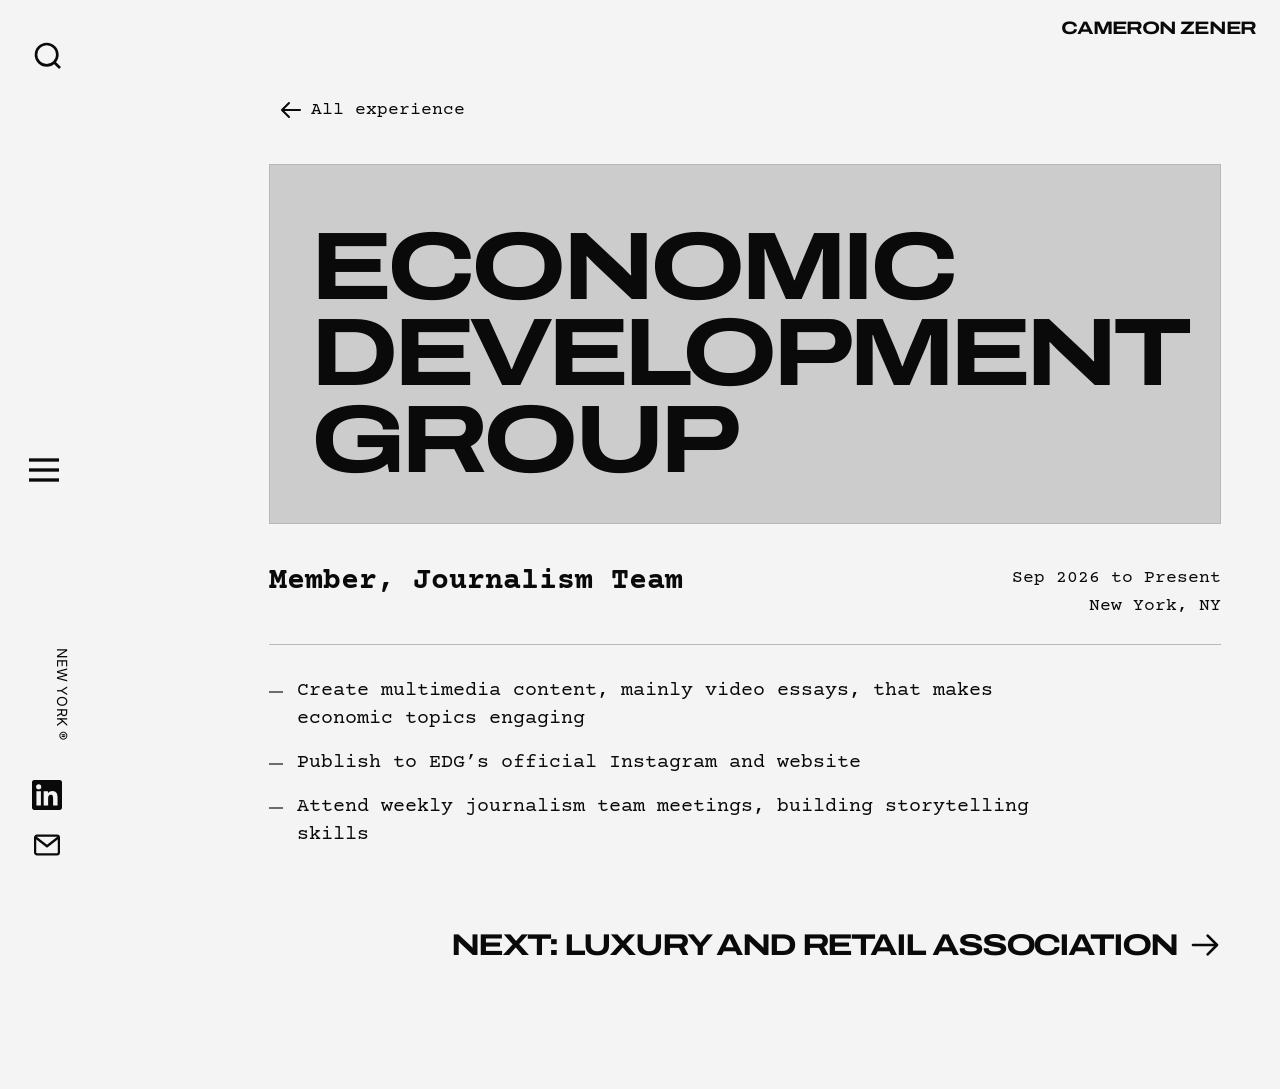
<file: experience/edg/index.html>
<!DOCTYPE html><html lang="en" class="theme-light"><head><meta charset="utf-8"><meta name="viewport" content="width=device-width,initial-scale=1"><link rel="icon" type="image/svg+xml" href="/favicon.svg"><link rel="sitemap" href="/sitemap-index.xml"><meta name="generator" content="Astro v7.4.5"><link rel="canonical" href="https://www.cameronzener.com/experience/edg/"><title>Economic Development Group · Cameron Zener</title><meta name="title" content="Economic Development Group · Cameron Zener"><meta name="description" content="Member, Journalism Team at Economic Development Group. Creates video essays on economic development for EDG's Instagram and website."><meta property="og:type" content="website"><meta property="og:url" content="https://www.cameronzener.com/experience/edg/"><meta property="og:title" content="Economic Development Group · Cameron Zener"><meta property="og:description" content="Member, Journalism Team at Economic Development Group. Creates video essays on economic development for EDG's Instagram and website."><meta name="twitter:card" content="summary"><meta name="twitter:title" content="Economic Development Group · Cameron Zener"><meta name="twitter:description" content="Member, Journalism Team at Economic Development Group. Creates video essays on economic development for EDG's Instagram and website."><link rel="preconnect" href="https://fonts.googleapis.com"><link rel="preconnect" href="https://fonts.gstatic.com" crossorigin><!-- Free stand-ins for the Adobe Fonts on the Squarespace site:
     Pragmatica Extended -> Archivo Expanded, Aktiv Grotesk -> Inter, Courier Std -> Courier Prime --><link href="https://fonts.googleapis.com/css2?family=Archivo:wdth,wght@125,700;125,800&family=Courier+Prime:ital,wght@0,400;0,700;1,400&family=Inter:wght@400;500&display=swap" rel="stylesheet"><style>
      body { font-family: "Courier Prime", "Courier New", monospace; background-color: #000000; color: #f4f4f4; margin: 0; padding: 0; }
      .container { max-width: 100%; margin: 0 auto; }
    </style><link rel="stylesheet" href="/assets/Layout.Buff44QM.css"></head><body class="flex flex-col items-center min-h-screen relative max-w-screen p-0 m-0"><main class="container min-h-screen px-2 flex flex-col gap-10 overflow-x-clip mx-auto relative md:pl-[17%]"><a href="/" class="absolute top-0 left-0 md:left-auto md:right-0 cursor-pointer z-20" aria-label="Home"><span class="font-display block m-3 md:m-4 px-2 py-1 bg-black/80 md:text-lg text-base">Cameron Zener</span></a><article class="self-center w-full max-w-[1000px] px-4 md:px-6 pt-24 pb-32"><a href="/experience/#edg" class="inline-flex items-center gap-2 text-lg mb-10 animated-link"><svg width="1em" height="1em" viewBox="0 0 24 24" class="w-6 h-6 -rotate-90" data-icon="arrow"><symbol id="ai:local:arrow"><g fill="none" stroke="currentColor" stroke-linecap="round" stroke-linejoin="round" stroke-width="2"><path stroke-dasharray="20" stroke-dashoffset="20" d="M12 21V3.5"><animate fill="freeze" attributeName="stroke-dashoffset" dur="0.2s" values="20;0"/></path><path stroke-dasharray="12" stroke-dashoffset="12" d="m12 3 7 7m-7-7-7 7"><animate fill="freeze" attributeName="stroke-dashoffset" begin="0.2s" dur="0.2s" values="12;0"/></path></g></symbol><use href="#ai:local:arrow"></use></svg> All experience</a><div class="w-full min-h-[40vh] flex items-end p-6 md:p-10 text-white mb-10 border border-white/10" style="background-color:#cccccc"><h1 class="font-display text-5xl md:text-8xl leading-none">Economic Development Group</h1></div><div class="flex flex-col md:flex-row md:justify-between gap-4 border-b border-white/25 pb-6 mb-8"><div><p class="text-2xl md:text-3xl font-semibold">Member, Journalism Team</p></div><div class="md:text-right text-lg"><p>Sep 2026 to Present</p><p>New York, NY</p></div></div><div class="entry text-lg md:text-xl max-w-3xl"><ul>
<li>Create multimedia content, mainly video essays, that makes economic topics engaging</li>
<li>Publish to EDG’s official Instagram and website</li>
<li>Attend weekly journalism team meetings, building storytelling skills</li>
</ul>
</div><a href="/experience/lara/" class="mt-20 flex justify-end items-center gap-3 text-2xl md:text-3xl font-display group">Next: Luxury and Retail Association<svg width="1em" height="1em" viewBox="0 0 24 24" class="w-8 h-8 rotate-90 group-hover:translate-x-2 transition" data-icon="arrow"><use href="#ai:local:arrow"></use></svg></a></article><section class="hidden p-2 fixed left-6 md:flex flex-col w-2/12 py-10 justify-between h-full min-h-screen z-30"><div class="flex justify-start relative z-10"><style>astro-island,astro-slot,astro-static-slot{display:contents}</style><script>(function(){let e=(e,t)=>{let n=async()=>{await(await e())()},r=typeof t.value==`object`?t.value:void 0,i={timeout:r==null?void 0:r.timeout};`requestIdleCallback`in window?window.requestIdleCallback(n,i):setTimeout(n,i.timeout||200)};(self.Astro||(self.Astro={})).idle=e,window.dispatchEvent(new Event(`astro:idle`))})();</script><script>(function(){function e(t){"@babel/helpers - typeof";return e=typeof Symbol==`function`&&typeof Symbol.iterator==`symbol`?function(e){return typeof e}:function(e){return e&&typeof Symbol==`function`&&e.constructor===Symbol&&e!==Symbol.prototype?`symbol`:typeof e},e(t)}function t(t,n){if(e(t)!=`object`||!t)return t;var r=t[Symbol.toPrimitive];if(r!==void 0){var i=r.call(t,n||`default`);if(e(i)!=`object`)return i;throw TypeError(`@@toPrimitive must return a primitive value.`)}return(n===`string`?String:Number)(t)}function n(n){var r=t(n,`string`);return e(r)==`symbol`?r:r+``}function r(e,t,r){return(t=n(t))in e?Object.defineProperty(e,t,{value:r,enumerable:!0,configurable:!0,writable:!0}):e[t]=r,e}let i=/* @__PURE__ */ new Set([`__proto__`,`constructor`,`prototype`]);{let e={0:e=>a(e),1:e=>n(e),2:e=>new RegExp(e),3:e=>new Date(e),4:e=>new Map(n(e)),5:e=>new Set(n(e)),6:e=>BigInt(e),7:e=>new URL(e),8:e=>new Uint8Array(e),9:e=>new Uint16Array(e),10:e=>new Uint32Array(e),11:e=>1/0*e},t=t=>{let[n,r]=t;return n in e?e[n](r):void 0},n=e=>e.map(t),a=e=>typeof e!=`object`||!e?e:Object.fromEntries(Object.entries(e).map(([e,n])=>[e,t(n)]));class o extends HTMLElement{constructor(...e){super(...e),r(this,`Component`,void 0),r(this,`hydrator`,void 0),r(this,`hydrate`,async()=>{var e;if(!this.hydrator||!this.isConnected)return;let t=(e=this.parentElement)==null?void 0:e.closest(`astro-island[ssr]`);if(t){t.addEventListener(`astro:hydrate`,this.hydrate,{once:!0});return}let n=this.querySelectorAll(`astro-slot`),r={},i=this.querySelectorAll(`template[data-astro-template]`);for(let e of i){let t=e.closest(this.tagName);t!=null&&t.isSameNode(this)&&(r[e.getAttribute(`data-astro-template`)||`default`]=e.innerHTML,e.remove())}for(let e of n){let t=e.closest(this.tagName);t!=null&&t.isSameNode(this)&&(r[e.getAttribute(`name`)||`default`]=e.innerHTML)}let o;try{o=this.hasAttribute(`props`)?a(JSON.parse(this.getAttribute(`props`))):{}}catch(e){let t=this.getAttribute(`component-url`)||`<unknown>`,n=this.getAttribute(`component-export`);throw n&&(t+=` (export ${n})`),console.error(`[hydrate] Error parsing props for component ${t}`,this.getAttribute(`props`),e),e}await this.hydrator(this)(this.Component,o,r,{client:this.getAttribute(`client`)}),this.removeAttribute(`ssr`),this.dispatchEvent(new CustomEvent(`astro:hydrate`))}),r(this,`unmount`,()=>{this.isConnected||this.dispatchEvent(new CustomEvent(`astro:unmount`))})}disconnectedCallback(){document.removeEventListener(`astro:after-swap`,this.unmount),document.addEventListener(`astro:after-swap`,this.unmount,{once:!0})}connectedCallback(){if(!this.hasAttribute(`await-children`)||document.readyState===`interactive`||document.readyState===`complete`)this.childrenConnectedCallback();else{let e=()=>{document.removeEventListener(`DOMContentLoaded`,e),t.disconnect(),this.childrenConnectedCallback()},t=new MutationObserver(()=>{var t;((t=this.lastChild)==null?void 0:t.nodeType)===Node.COMMENT_NODE&&this.lastChild.nodeValue===`astro:end`&&(this.lastChild.remove(),e())});t.observe(this,{childList:!0}),document.addEventListener(`DOMContentLoaded`,e)}}async childrenConnectedCallback(){let e=this.getAttribute(`before-hydration-url`);e&&await import(e),this.start()}getRetryImportUrl(e){let t=new URL(e,document.baseURI);return t.searchParams.set(`astro-retry`,Date.now().toString()),t.toString()}async importWithRetry(e){try{return await import(e)}catch(t){return await new Promise(e=>setTimeout(e,1e3)),import(this.getRetryImportUrl(e))}}handleHydrationError(e){let t=this.getAttribute(`component-url`),n=new CustomEvent(`astro:hydration-error`,{cancelable:!0,bubbles:!0,composed:!0,detail:{error:e,componentUrl:t}});this.dispatchEvent(n)&&console.error(`[astro-island] Error hydrating ${t}`,e)}async start(){let e=JSON.parse(this.getAttribute(`opts`)),t=this.getAttribute(`client`);if(Astro[t]===void 0)window.addEventListener(`astro:${t}`,()=>this.start(),{once:!0});else try{await Astro[t](async()=>{let e=this.getAttribute(`renderer-url`);try{let[t,{default:n}]=await Promise.all([this.importWithRetry(this.getAttribute(`component-url`)),e?this.importWithRetry(e):Promise.resolve({default:()=>()=>{}})]),r=this.getAttribute(`component-export`)||`default`;if(r.includes(`.`)){this.Component=t;for(let e of r.split(`.`)){if(i.has(e)||!this.Component||typeof this.Component!=`object`&&typeof this.Component!=`function`||!Object.hasOwn(this.Component,e))throw Error(`Invalid component export path: ${r}`);this.Component=this.Component[e]}}else{if(i.has(r))throw Error(`Invalid component export path: ${r}`);this.Component=t[r]}return this.hydrator=n,this.hydrate}catch(e){return this.handleHydrationError(e),()=>{}}},e,this)}catch(e){this.handleHydrationError(e)}}attributeChangedCallback(){this.hydrate()}}r(o,`observedAttributes`,[`props`]),customElements.get(`astro-island`)||customElements.define(`astro-island`,o)}})();</script><astro-island uid="Z1Jp9L" prefix="r4" component-url="/assets/SearchBar.BFJyZf34.js" component-export="default" renderer-url="/assets/client.DSgfVHwC.js" props="{&quot;items&quot;:[1,[[0,{&quot;title&quot;:[0,&quot;Economic Development Group, Member, Journalism Team&quot;],&quot;url&quot;:[0,&quot;/experience/edg/&quot;],&quot;collection&quot;:[0,&quot;experience&quot;]}],[0,{&quot;title&quot;:[0,&quot;IMG Models, Fashion Model&quot;],&quot;url&quot;:[0,&quot;/experience/img-models/&quot;],&quot;collection&quot;:[0,&quot;experience&quot;]}],[0,{&quot;title&quot;:[0,&quot;Luxury and Retail Association, Member, Mentee &amp; Outreach&quot;],&quot;url&quot;:[0,&quot;/experience/lara/&quot;],&quot;collection&quot;:[0,&quot;experience&quot;]}],[0,{&quot;title&quot;:[0,&quot;Net Impact, Member &amp; Mentee&quot;],&quot;url&quot;:[0,&quot;/experience/net-impact/&quot;],&quot;collection&quot;:[0,&quot;experience&quot;]}],[0,{&quot;title&quot;:[0,&quot;Noah&#39;s Bagels, Food Service Associate&quot;],&quot;url&quot;:[0,&quot;/experience/noahs-bagels/&quot;],&quot;collection&quot;:[0,&quot;experience&quot;]}],[0,{&quot;title&quot;:[0,&quot;Seaport Research Partners, Analyst in Equity Research&quot;],&quot;url&quot;:[0,&quot;/experience/seaport-research-partners/&quot;],&quot;collection&quot;:[0,&quot;experience&quot;]}],[0,{&quot;title&quot;:[0,&quot;Sleepy Hollow, Camp Counselor&quot;],&quot;url&quot;:[0,&quot;/experience/sleepy-hollow/&quot;],&quot;collection&quot;:[0,&quot;experience&quot;]}],[0,{&quot;title&quot;:[0,&quot;Tinker Taylor, Outreach Intern&quot;],&quot;url&quot;:[0,&quot;/experience/tinker-taylor/&quot;],&quot;collection&quot;:[0,&quot;experience&quot;]}]]]}" ssr client="idle" opts="{&quot;name&quot;:&quot;SearchBar&quot;,&quot;value&quot;:true}" await-children><div class="relative"><button class="cursor-pointer text-white" aria-label="Open search bar" aria-expanded="false"><svg class="w-8 h-8" viewBox="0 0 24 24" fill="none" stroke="currentColor" stroke-width="2"><circle cx="11" cy="11" r="8"></circle><path d="m21 21-4.35-4.35"></path></svg></button></div><!--astro:end--></astro-island></div><astro-island uid="ZertaV" prefix="r5" component-url="/assets/DeskNav.CePVo0_1.js" component-export="default" renderer-url="/assets/client.DSgfVHwC.js" props="{}" ssr client="idle" opts="{&quot;name&quot;:&quot;DeskNav&quot;,&quot;value&quot;:true}" await-children><div class="flex flex-col items-start absolute top-1/2 left-0"><div style="opacity:0;transform:translateY(-10px)"><button class="cursor-pointer" aria-label="Open navigation menu" aria-expanded="false"><svg class="w-10 h-10" viewBox="0 0 24 24" fill="none" stroke="currentColor" stroke-width="2"><line x1="3" y1="6" x2="21" y2="6"></line><line x1="3" y1="12" x2="21" y2="12"></line><line x1="3" y1="18" x2="21" y2="18"></line></svg></button></div></div><!--astro:end--></astro-island><div class="flex flex-col justify-end items-start text-3xl gap-5 relative z-10"><span class="font-nav text-sm rotate-90 absolute -top-24 -left-4 whitespace-nowrap">New York &reg;</span><a href="https://www.linkedin.com/in/cameronzener/" target="_blank" rel="noopener" aria-label="LinkedIn"><svg width="1em" height="1em" viewBox="0 0 24 24" data-icon="linkedin"><symbol id="ai:local:linkedin"><path fill="currentColor" d="M20.45 20.45h-3.56v-5.57c0-1.33-.02-3.04-1.85-3.04-1.85 0-2.14 1.45-2.14 2.94v5.67H9.35V9h3.41v1.56h.05c.48-.9 1.64-1.85 3.37-1.85 3.6 0 4.27 2.37 4.27 5.46zM5.34 7.43a2.06 2.06 0 1 1 0-4.13 2.06 2.06 0 0 1 0 4.13m1.78 13.02H3.56V9h3.56zM22.22 0H1.77C.79 0 0 .77 0 1.73v20.54C0 23.23.79 24 1.77 24h20.45c.98 0 1.78-.77 1.78-1.73V1.73C24 .77 23.2 0 22.22 0"/></symbol><use href="#ai:local:linkedin"></use></svg></a><a href="mailto:ccamzener@gmail.com" aria-label="Email"><svg width="1em" height="1em" viewBox="0 0 24 24" data-icon="mail"><symbol id="ai:local:mail"><g fill="none" stroke="currentColor" stroke-linecap="round" stroke-linejoin="round" stroke-width="1.8"><rect width="19" height="15" x="2.5" y="4.5" rx="1.5"/><path d="m3 6 9 7 9-7"/></g></symbol><use href="#ai:local:mail"></use></svg></a></div></section><astro-island uid="Z2wOmIU" prefix="r1" component-url="/assets/Hamburger.C0kEbR2i.js" component-export="default" renderer-url="/assets/client.DSgfVHwC.js" props="{}" ssr client="idle" opts="{&quot;name&quot;:&quot;Hamburger&quot;,&quot;value&quot;:true}" await-children><div class="md:hidden"><nav aria-hidden="true" class="fixed inset-0 z-40 flex flex-col items-center bg-background transition-opacity duration-300 opacity-0 pointer-events-none"><ul class="font-nav my-auto flex flex-col gap-5 text-3xl text-center"><li><a href="/" target="_self" rel="noopener noreferrer" class="animated-link ">Home</a></li><li><a href="/experience" target="_self" rel="noopener noreferrer" class="animated-link ">Experience</a></li><li><a href="/lookbook" target="_self" rel="noopener noreferrer" class="animated-link ">Lookbook</a></li><li><a href="/about" target="_self" rel="noopener noreferrer" class="animated-link ">About</a></li><li><a href="/contact" target="_self" rel="noopener noreferrer" class="animated-link ">Contact</a></li></ul><div class="flex pb-10"><a href="https://www.linkedin.com/in/cameronzener/" target="_blank" rel="noopener noreferrer" aria-label="LinkedIn"><img src="/icons/linkedin.svg" alt="LinkedIn" class="w-9 h-9 mx-3"/></a><a href="mailto:ccamzener@gmail.com" aria-label="Email"><img src="/icons/mail.svg" alt="Email" class="w-9 h-9 mx-3"/></a></div></nav><button class="fixed top-3 right-3 z-50 p-2 bg-background/80 rounded-sm" aria-expanded="false" aria-label="Open menu"><svg xmlns="http://www.w3.org/2000/svg" width="26" height="26" viewBox="0 0 24 24" fill="none" stroke="currentColor" stroke-width="2" stroke-linecap="round"><path d="M4 6h16M4 12h16M4 18h16"></path></svg></button></div><!--astro:end--></astro-island></main></body></html>
</file>
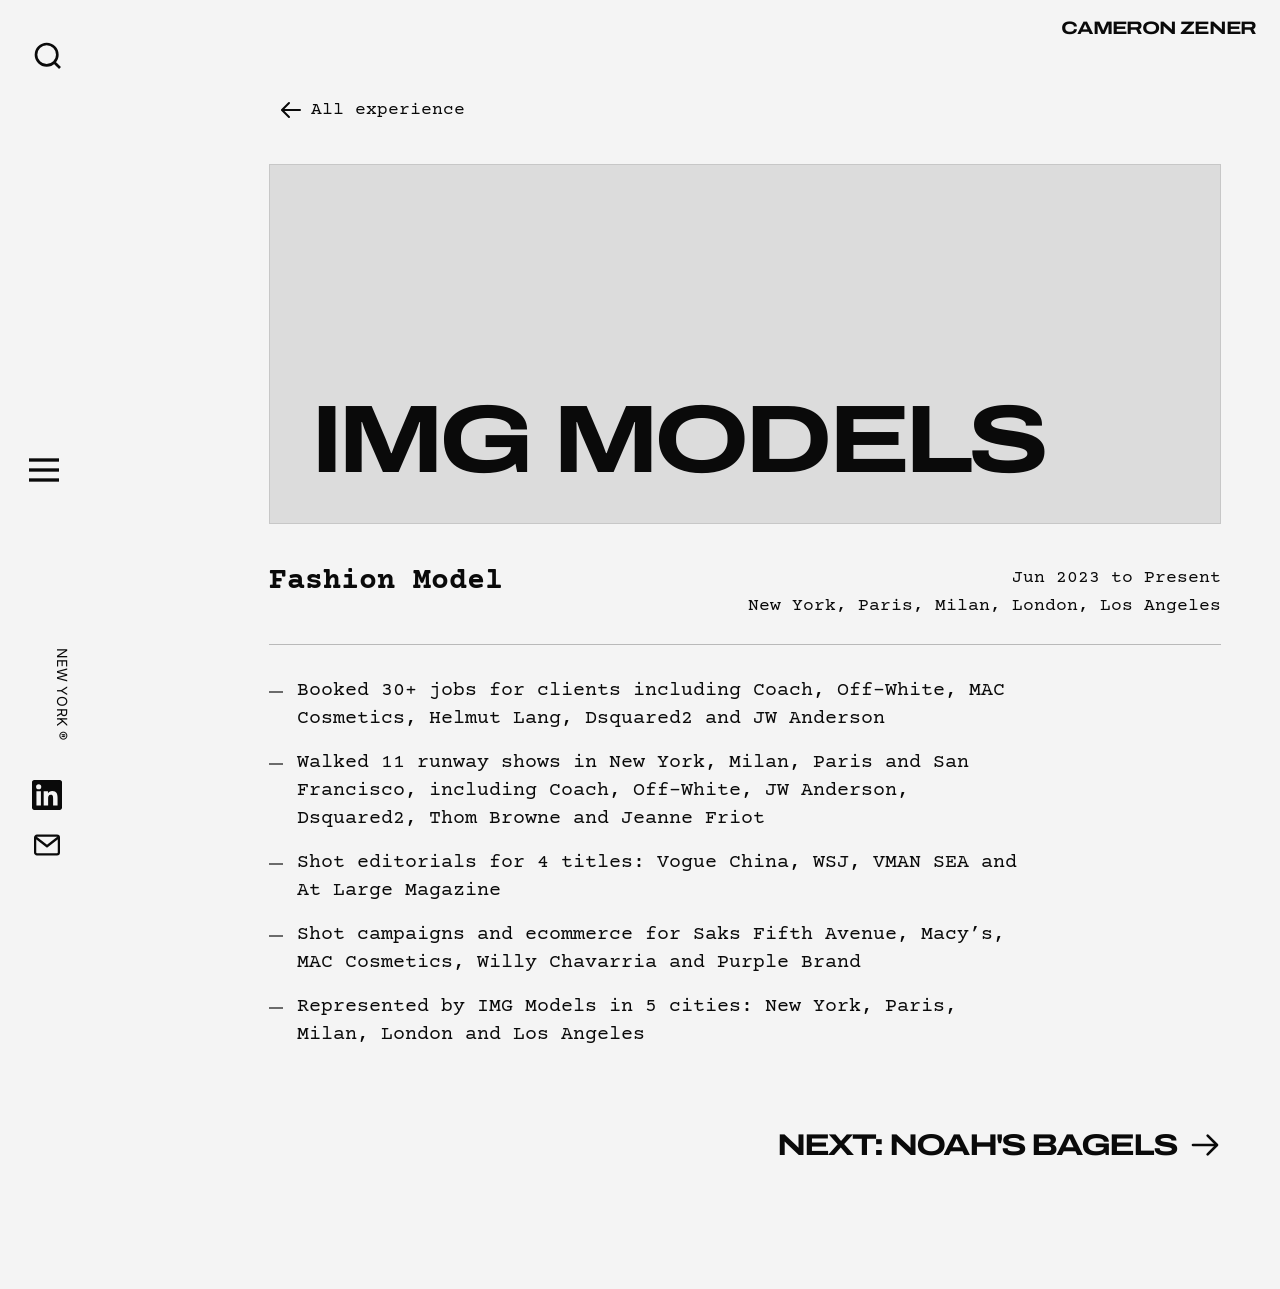
<file: experience/img-models/index.html>
<!DOCTYPE html><html lang="en" class="theme-light"><head><meta charset="utf-8"><meta name="viewport" content="width=device-width,initial-scale=1"><link rel="icon" type="image/svg+xml" href="/favicon.svg"><link rel="sitemap" href="/sitemap-index.xml"><meta name="generator" content="Astro v7.4.5"><link rel="canonical" href="https://www.cameronzener.com/experience/img-models/"><title>IMG Models · Cameron Zener</title><meta name="title" content="IMG Models · Cameron Zener"><meta name="description" content="Fashion Model at IMG Models. Fashion model represented by IMG Models across five cities, with 30+ bookings."><meta property="og:type" content="website"><meta property="og:url" content="https://www.cameronzener.com/experience/img-models/"><meta property="og:title" content="IMG Models · Cameron Zener"><meta property="og:description" content="Fashion Model at IMG Models. Fashion model represented by IMG Models across five cities, with 30+ bookings."><meta name="twitter:card" content="summary"><meta name="twitter:title" content="IMG Models · Cameron Zener"><meta name="twitter:description" content="Fashion Model at IMG Models. Fashion model represented by IMG Models across five cities, with 30+ bookings."><link rel="preconnect" href="https://fonts.googleapis.com"><link rel="preconnect" href="https://fonts.gstatic.com" crossorigin><!-- Free stand-ins for the Adobe Fonts on the Squarespace site:
     Pragmatica Extended -> Archivo Expanded, Aktiv Grotesk -> Inter, Courier Std -> Courier Prime --><link href="https://fonts.googleapis.com/css2?family=Archivo:wdth,wght@125,700;125,800&family=Courier+Prime:ital,wght@0,400;0,700;1,400&family=Inter:wght@400;500&display=swap" rel="stylesheet"><style>
      body { font-family: "Courier Prime", "Courier New", monospace; background-color: #000000; color: #f4f4f4; margin: 0; padding: 0; }
      .container { max-width: 100%; margin: 0 auto; }
    </style><link rel="stylesheet" href="/assets/Layout.Buff44QM.css"></head><body class="flex flex-col items-center min-h-screen relative max-w-screen p-0 m-0"><main class="container min-h-screen px-2 flex flex-col gap-10 overflow-x-clip mx-auto relative md:pl-[17%]"><a href="/" class="absolute top-0 left-0 md:left-auto md:right-0 cursor-pointer z-20" aria-label="Home"><span class="font-display block m-3 md:m-4 px-2 py-1 bg-black/80 md:text-lg text-base">Cameron Zener</span></a><article class="self-center w-full max-w-[1000px] px-4 md:px-6 pt-24 pb-32"><a href="/experience/#img-models" class="inline-flex items-center gap-2 text-lg mb-10 animated-link"><svg width="1em" height="1em" viewBox="0 0 24 24" class="w-6 h-6 -rotate-90" data-icon="arrow"><symbol id="ai:local:arrow"><g fill="none" stroke="currentColor" stroke-linecap="round" stroke-linejoin="round" stroke-width="2"><path stroke-dasharray="20" stroke-dashoffset="20" d="M12 21V3.5"><animate fill="freeze" attributeName="stroke-dashoffset" dur="0.2s" values="20;0"/></path><path stroke-dasharray="12" stroke-dashoffset="12" d="m12 3 7 7m-7-7-7 7"><animate fill="freeze" attributeName="stroke-dashoffset" begin="0.2s" dur="0.2s" values="12;0"/></path></g></symbol><use href="#ai:local:arrow"></use></svg> All experience</a><div class="w-full min-h-[40vh] flex items-end p-6 md:p-10 text-white mb-10 border border-white/10" style="background-color:#dcdcdc"><h1 class="font-display text-5xl md:text-8xl leading-none">IMG Models</h1></div><div class="flex flex-col md:flex-row md:justify-between gap-4 border-b border-white/25 pb-6 mb-8"><div><p class="text-2xl md:text-3xl font-semibold">Fashion Model</p></div><div class="md:text-right text-lg"><p>Jun 2023 to Present</p><p>New York, Paris, Milan, London, Los Angeles</p></div></div><div class="entry text-lg md:text-xl max-w-3xl"><ul>
<li>Booked 30+ jobs for clients including Coach, Off-White, MAC Cosmetics, Helmut Lang, Dsquared2 and JW Anderson</li>
<li>Walked 11 runway shows in New York, Milan, Paris and San Francisco, including Coach, Off-White, JW Anderson, Dsquared2, Thom Browne and Jeanne Friot</li>
<li>Shot editorials for 4 titles: Vogue China, WSJ, VMAN SEA and At Large Magazine</li>
<li>Shot campaigns and ecommerce for Saks Fifth Avenue, Macy’s, MAC Cosmetics, Willy Chavarria and Purple Brand</li>
<li>Represented by IMG Models in 5 cities: New York, Paris, Milan, London and Los Angeles</li>
</ul>
</div><a href="/experience/noahs-bagels/" class="mt-20 flex justify-end items-center gap-3 text-2xl md:text-3xl font-display group">Next: Noah&#39;s Bagels<svg width="1em" height="1em" viewBox="0 0 24 24" class="w-8 h-8 rotate-90 group-hover:translate-x-2 transition" data-icon="arrow"><use href="#ai:local:arrow"></use></svg></a></article><section class="hidden p-2 fixed left-6 md:flex flex-col w-2/12 py-10 justify-between h-full min-h-screen z-30"><div class="flex justify-start relative z-10"><style>astro-island,astro-slot,astro-static-slot{display:contents}</style><script>(function(){let e=(e,t)=>{let n=async()=>{await(await e())()},r=typeof t.value==`object`?t.value:void 0,i={timeout:r==null?void 0:r.timeout};`requestIdleCallback`in window?window.requestIdleCallback(n,i):setTimeout(n,i.timeout||200)};(self.Astro||(self.Astro={})).idle=e,window.dispatchEvent(new Event(`astro:idle`))})();</script><script>(function(){function e(t){"@babel/helpers - typeof";return e=typeof Symbol==`function`&&typeof Symbol.iterator==`symbol`?function(e){return typeof e}:function(e){return e&&typeof Symbol==`function`&&e.constructor===Symbol&&e!==Symbol.prototype?`symbol`:typeof e},e(t)}function t(t,n){if(e(t)!=`object`||!t)return t;var r=t[Symbol.toPrimitive];if(r!==void 0){var i=r.call(t,n||`default`);if(e(i)!=`object`)return i;throw TypeError(`@@toPrimitive must return a primitive value.`)}return(n===`string`?String:Number)(t)}function n(n){var r=t(n,`string`);return e(r)==`symbol`?r:r+``}function r(e,t,r){return(t=n(t))in e?Object.defineProperty(e,t,{value:r,enumerable:!0,configurable:!0,writable:!0}):e[t]=r,e}let i=/* @__PURE__ */ new Set([`__proto__`,`constructor`,`prototype`]);{let e={0:e=>a(e),1:e=>n(e),2:e=>new RegExp(e),3:e=>new Date(e),4:e=>new Map(n(e)),5:e=>new Set(n(e)),6:e=>BigInt(e),7:e=>new URL(e),8:e=>new Uint8Array(e),9:e=>new Uint16Array(e),10:e=>new Uint32Array(e),11:e=>1/0*e},t=t=>{let[n,r]=t;return n in e?e[n](r):void 0},n=e=>e.map(t),a=e=>typeof e!=`object`||!e?e:Object.fromEntries(Object.entries(e).map(([e,n])=>[e,t(n)]));class o extends HTMLElement{constructor(...e){super(...e),r(this,`Component`,void 0),r(this,`hydrator`,void 0),r(this,`hydrate`,async()=>{var e;if(!this.hydrator||!this.isConnected)return;let t=(e=this.parentElement)==null?void 0:e.closest(`astro-island[ssr]`);if(t){t.addEventListener(`astro:hydrate`,this.hydrate,{once:!0});return}let n=this.querySelectorAll(`astro-slot`),r={},i=this.querySelectorAll(`template[data-astro-template]`);for(let e of i){let t=e.closest(this.tagName);t!=null&&t.isSameNode(this)&&(r[e.getAttribute(`data-astro-template`)||`default`]=e.innerHTML,e.remove())}for(let e of n){let t=e.closest(this.tagName);t!=null&&t.isSameNode(this)&&(r[e.getAttribute(`name`)||`default`]=e.innerHTML)}let o;try{o=this.hasAttribute(`props`)?a(JSON.parse(this.getAttribute(`props`))):{}}catch(e){let t=this.getAttribute(`component-url`)||`<unknown>`,n=this.getAttribute(`component-export`);throw n&&(t+=` (export ${n})`),console.error(`[hydrate] Error parsing props for component ${t}`,this.getAttribute(`props`),e),e}await this.hydrator(this)(this.Component,o,r,{client:this.getAttribute(`client`)}),this.removeAttribute(`ssr`),this.dispatchEvent(new CustomEvent(`astro:hydrate`))}),r(this,`unmount`,()=>{this.isConnected||this.dispatchEvent(new CustomEvent(`astro:unmount`))})}disconnectedCallback(){document.removeEventListener(`astro:after-swap`,this.unmount),document.addEventListener(`astro:after-swap`,this.unmount,{once:!0})}connectedCallback(){if(!this.hasAttribute(`await-children`)||document.readyState===`interactive`||document.readyState===`complete`)this.childrenConnectedCallback();else{let e=()=>{document.removeEventListener(`DOMContentLoaded`,e),t.disconnect(),this.childrenConnectedCallback()},t=new MutationObserver(()=>{var t;((t=this.lastChild)==null?void 0:t.nodeType)===Node.COMMENT_NODE&&this.lastChild.nodeValue===`astro:end`&&(this.lastChild.remove(),e())});t.observe(this,{childList:!0}),document.addEventListener(`DOMContentLoaded`,e)}}async childrenConnectedCallback(){let e=this.getAttribute(`before-hydration-url`);e&&await import(e),this.start()}getRetryImportUrl(e){let t=new URL(e,document.baseURI);return t.searchParams.set(`astro-retry`,Date.now().toString()),t.toString()}async importWithRetry(e){try{return await import(e)}catch(t){return await new Promise(e=>setTimeout(e,1e3)),import(this.getRetryImportUrl(e))}}handleHydrationError(e){let t=this.getAttribute(`component-url`),n=new CustomEvent(`astro:hydration-error`,{cancelable:!0,bubbles:!0,composed:!0,detail:{error:e,componentUrl:t}});this.dispatchEvent(n)&&console.error(`[astro-island] Error hydrating ${t}`,e)}async start(){let e=JSON.parse(this.getAttribute(`opts`)),t=this.getAttribute(`client`);if(Astro[t]===void 0)window.addEventListener(`astro:${t}`,()=>this.start(),{once:!0});else try{await Astro[t](async()=>{let e=this.getAttribute(`renderer-url`);try{let[t,{default:n}]=await Promise.all([this.importWithRetry(this.getAttribute(`component-url`)),e?this.importWithRetry(e):Promise.resolve({default:()=>()=>{}})]),r=this.getAttribute(`component-export`)||`default`;if(r.includes(`.`)){this.Component=t;for(let e of r.split(`.`)){if(i.has(e)||!this.Component||typeof this.Component!=`object`&&typeof this.Component!=`function`||!Object.hasOwn(this.Component,e))throw Error(`Invalid component export path: ${r}`);this.Component=this.Component[e]}}else{if(i.has(r))throw Error(`Invalid component export path: ${r}`);this.Component=t[r]}return this.hydrator=n,this.hydrate}catch(e){return this.handleHydrationError(e),()=>{}}},e,this)}catch(e){this.handleHydrationError(e)}}attributeChangedCallback(){this.hydrate()}}r(o,`observedAttributes`,[`props`]),customElements.get(`astro-island`)||customElements.define(`astro-island`,o)}})();</script><astro-island uid="Z1Jp9L" prefix="r4" component-url="/assets/SearchBar.BFJyZf34.js" component-export="default" renderer-url="/assets/client.DSgfVHwC.js" props="{&quot;items&quot;:[1,[[0,{&quot;title&quot;:[0,&quot;Economic Development Group, Member, Journalism Team&quot;],&quot;url&quot;:[0,&quot;/experience/edg/&quot;],&quot;collection&quot;:[0,&quot;experience&quot;]}],[0,{&quot;title&quot;:[0,&quot;IMG Models, Fashion Model&quot;],&quot;url&quot;:[0,&quot;/experience/img-models/&quot;],&quot;collection&quot;:[0,&quot;experience&quot;]}],[0,{&quot;title&quot;:[0,&quot;Luxury and Retail Association, Member, Mentee &amp; Outreach&quot;],&quot;url&quot;:[0,&quot;/experience/lara/&quot;],&quot;collection&quot;:[0,&quot;experience&quot;]}],[0,{&quot;title&quot;:[0,&quot;Net Impact, Member &amp; Mentee&quot;],&quot;url&quot;:[0,&quot;/experience/net-impact/&quot;],&quot;collection&quot;:[0,&quot;experience&quot;]}],[0,{&quot;title&quot;:[0,&quot;Noah&#39;s Bagels, Food Service Associate&quot;],&quot;url&quot;:[0,&quot;/experience/noahs-bagels/&quot;],&quot;collection&quot;:[0,&quot;experience&quot;]}],[0,{&quot;title&quot;:[0,&quot;Seaport Research Partners, Analyst in Equity Research&quot;],&quot;url&quot;:[0,&quot;/experience/seaport-research-partners/&quot;],&quot;collection&quot;:[0,&quot;experience&quot;]}],[0,{&quot;title&quot;:[0,&quot;Sleepy Hollow, Camp Counselor&quot;],&quot;url&quot;:[0,&quot;/experience/sleepy-hollow/&quot;],&quot;collection&quot;:[0,&quot;experience&quot;]}],[0,{&quot;title&quot;:[0,&quot;Tinker Taylor, Outreach Intern&quot;],&quot;url&quot;:[0,&quot;/experience/tinker-taylor/&quot;],&quot;collection&quot;:[0,&quot;experience&quot;]}]]]}" ssr client="idle" opts="{&quot;name&quot;:&quot;SearchBar&quot;,&quot;value&quot;:true}" await-children><div class="relative"><button class="cursor-pointer text-white" aria-label="Open search bar" aria-expanded="false"><svg class="w-8 h-8" viewBox="0 0 24 24" fill="none" stroke="currentColor" stroke-width="2"><circle cx="11" cy="11" r="8"></circle><path d="m21 21-4.35-4.35"></path></svg></button></div><!--astro:end--></astro-island></div><astro-island uid="ZertaV" prefix="r5" component-url="/assets/DeskNav.CePVo0_1.js" component-export="default" renderer-url="/assets/client.DSgfVHwC.js" props="{}" ssr client="idle" opts="{&quot;name&quot;:&quot;DeskNav&quot;,&quot;value&quot;:true}" await-children><div class="flex flex-col items-start absolute top-1/2 left-0"><div style="opacity:0;transform:translateY(-10px)"><button class="cursor-pointer" aria-label="Open navigation menu" aria-expanded="false"><svg class="w-10 h-10" viewBox="0 0 24 24" fill="none" stroke="currentColor" stroke-width="2"><line x1="3" y1="6" x2="21" y2="6"></line><line x1="3" y1="12" x2="21" y2="12"></line><line x1="3" y1="18" x2="21" y2="18"></line></svg></button></div></div><!--astro:end--></astro-island><div class="flex flex-col justify-end items-start text-3xl gap-5 relative z-10"><span class="font-nav text-sm rotate-90 absolute -top-24 -left-4 whitespace-nowrap">New York &reg;</span><a href="https://www.linkedin.com/in/cameronzener/" target="_blank" rel="noopener" aria-label="LinkedIn"><svg width="1em" height="1em" viewBox="0 0 24 24" data-icon="linkedin"><symbol id="ai:local:linkedin"><path fill="currentColor" d="M20.45 20.45h-3.56v-5.57c0-1.33-.02-3.04-1.85-3.04-1.85 0-2.14 1.45-2.14 2.94v5.67H9.35V9h3.41v1.56h.05c.48-.9 1.64-1.85 3.37-1.85 3.6 0 4.27 2.37 4.27 5.46zM5.34 7.43a2.06 2.06 0 1 1 0-4.13 2.06 2.06 0 0 1 0 4.13m1.78 13.02H3.56V9h3.56zM22.22 0H1.77C.79 0 0 .77 0 1.73v20.54C0 23.23.79 24 1.77 24h20.45c.98 0 1.78-.77 1.78-1.73V1.73C24 .77 23.2 0 22.22 0"/></symbol><use href="#ai:local:linkedin"></use></svg></a><a href="mailto:ccamzener@gmail.com" aria-label="Email"><svg width="1em" height="1em" viewBox="0 0 24 24" data-icon="mail"><symbol id="ai:local:mail"><g fill="none" stroke="currentColor" stroke-linecap="round" stroke-linejoin="round" stroke-width="1.8"><rect width="19" height="15" x="2.5" y="4.5" rx="1.5"/><path d="m3 6 9 7 9-7"/></g></symbol><use href="#ai:local:mail"></use></svg></a></div></section><astro-island uid="Z2wOmIU" prefix="r1" component-url="/assets/Hamburger.C0kEbR2i.js" component-export="default" renderer-url="/assets/client.DSgfVHwC.js" props="{}" ssr client="idle" opts="{&quot;name&quot;:&quot;Hamburger&quot;,&quot;value&quot;:true}" await-children><div class="md:hidden"><nav aria-hidden="true" class="fixed inset-0 z-40 flex flex-col items-center bg-background transition-opacity duration-300 opacity-0 pointer-events-none"><ul class="font-nav my-auto flex flex-col gap-5 text-3xl text-center"><li><a href="/" target="_self" rel="noopener noreferrer" class="animated-link ">Home</a></li><li><a href="/experience" target="_self" rel="noopener noreferrer" class="animated-link ">Experience</a></li><li><a href="/lookbook" target="_self" rel="noopener noreferrer" class="animated-link ">Lookbook</a></li><li><a href="/about" target="_self" rel="noopener noreferrer" class="animated-link ">About</a></li><li><a href="/contact" target="_self" rel="noopener noreferrer" class="animated-link ">Contact</a></li></ul><div class="flex pb-10"><a href="https://www.linkedin.com/in/cameronzener/" target="_blank" rel="noopener noreferrer" aria-label="LinkedIn"><img src="/icons/linkedin.svg" alt="LinkedIn" class="w-9 h-9 mx-3"/></a><a href="mailto:ccamzener@gmail.com" aria-label="Email"><img src="/icons/mail.svg" alt="Email" class="w-9 h-9 mx-3"/></a></div></nav><button class="fixed top-3 right-3 z-50 p-2 bg-background/80 rounded-sm" aria-expanded="false" aria-label="Open menu"><svg xmlns="http://www.w3.org/2000/svg" width="26" height="26" viewBox="0 0 24 24" fill="none" stroke="currentColor" stroke-width="2" stroke-linecap="round"><path d="M4 6h16M4 12h16M4 18h16"></path></svg></button></div><!--astro:end--></astro-island></main></body></html>
</file>
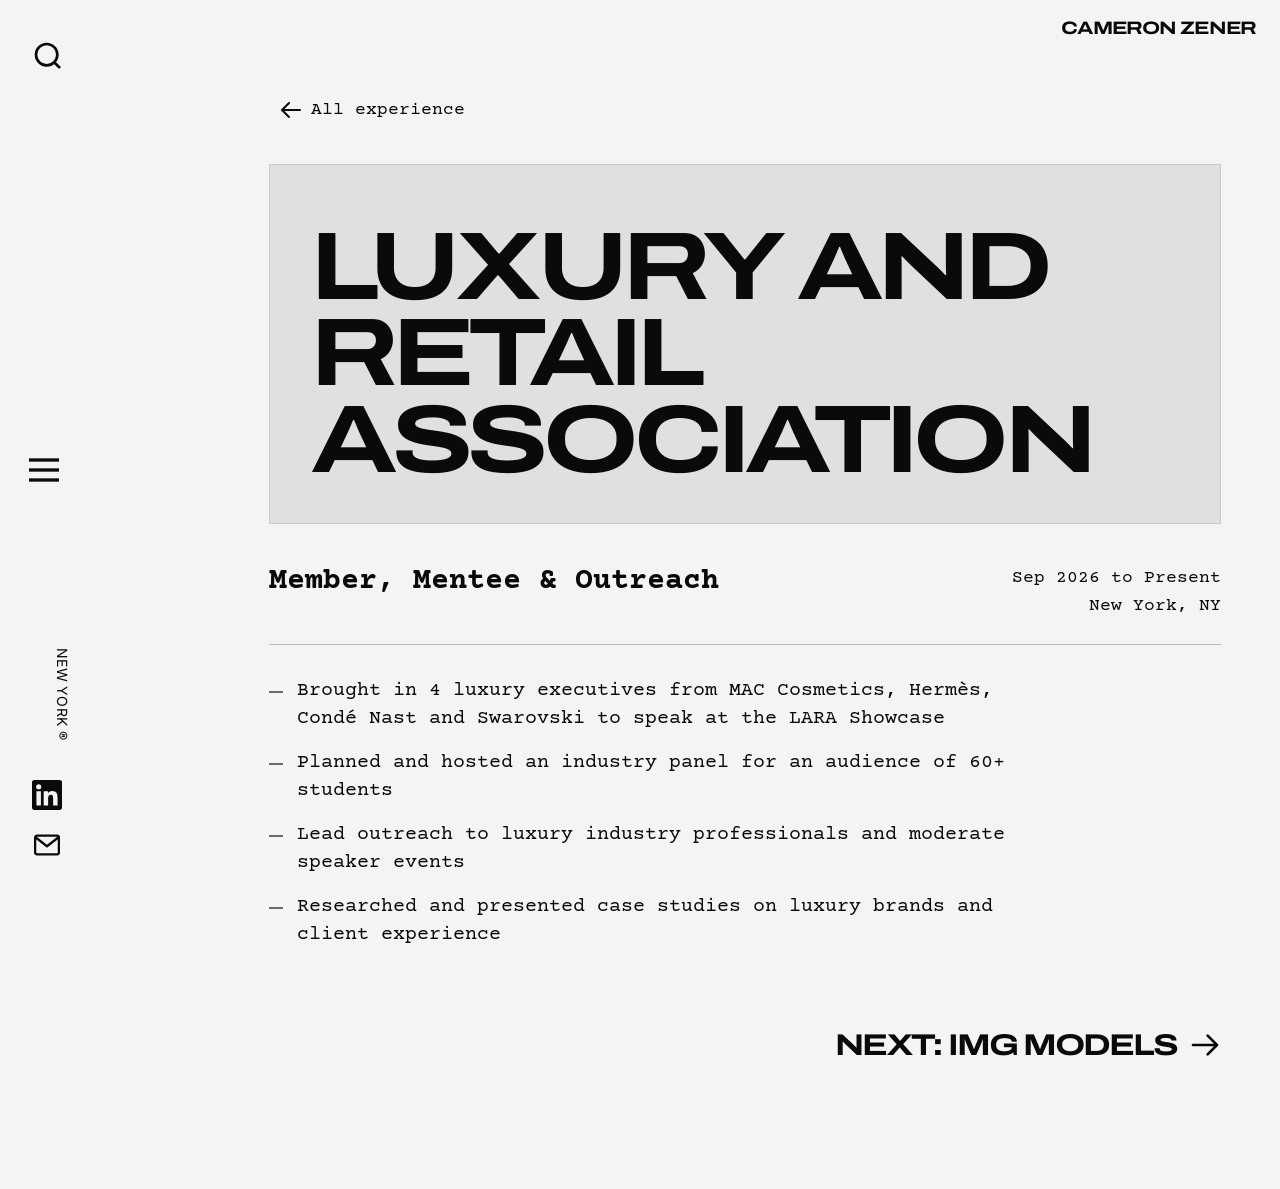
<file: experience/lara/index.html>
<!DOCTYPE html><html lang="en" class="theme-light"><head><meta charset="utf-8"><meta name="viewport" content="width=device-width,initial-scale=1"><link rel="icon" type="image/svg+xml" href="/favicon.svg"><link rel="sitemap" href="/sitemap-index.xml"><meta name="generator" content="Astro v7.4.5"><link rel="canonical" href="https://www.cameronzener.com/experience/lara/"><title>Luxury and Retail Association · Cameron Zener</title><meta name="title" content="Luxury and Retail Association · Cameron Zener"><meta name="description" content="Member, Mentee &amp; Outreach at Luxury and Retail Association. Brought in 4 luxury retail executives and hosted an industry panel for 60+ students."><meta property="og:type" content="website"><meta property="og:url" content="https://www.cameronzener.com/experience/lara/"><meta property="og:title" content="Luxury and Retail Association · Cameron Zener"><meta property="og:description" content="Member, Mentee &amp; Outreach at Luxury and Retail Association. Brought in 4 luxury retail executives and hosted an industry panel for 60+ students."><meta name="twitter:card" content="summary"><meta name="twitter:title" content="Luxury and Retail Association · Cameron Zener"><meta name="twitter:description" content="Member, Mentee &amp; Outreach at Luxury and Retail Association. Brought in 4 luxury retail executives and hosted an industry panel for 60+ students."><link rel="preconnect" href="https://fonts.googleapis.com"><link rel="preconnect" href="https://fonts.gstatic.com" crossorigin><!-- Free stand-ins for the Adobe Fonts on the Squarespace site:
     Pragmatica Extended -> Archivo Expanded, Aktiv Grotesk -> Inter, Courier Std -> Courier Prime --><link href="https://fonts.googleapis.com/css2?family=Archivo:wdth,wght@125,700;125,800&family=Courier+Prime:ital,wght@0,400;0,700;1,400&family=Inter:wght@400;500&display=swap" rel="stylesheet"><style>
      body { font-family: "Courier Prime", "Courier New", monospace; background-color: #000000; color: #f4f4f4; margin: 0; padding: 0; }
      .container { max-width: 100%; margin: 0 auto; }
    </style><link rel="stylesheet" href="/assets/Layout.Buff44QM.css"></head><body class="flex flex-col items-center min-h-screen relative max-w-screen p-0 m-0"><main class="container min-h-screen px-2 flex flex-col gap-10 overflow-x-clip mx-auto relative md:pl-[17%]"><a href="/" class="absolute top-0 left-0 md:left-auto md:right-0 cursor-pointer z-20" aria-label="Home"><span class="font-display block m-3 md:m-4 px-2 py-1 bg-black/80 md:text-lg text-base">Cameron Zener</span></a><article class="self-center w-full max-w-[1000px] px-4 md:px-6 pt-24 pb-32"><a href="/experience/#lara" class="inline-flex items-center gap-2 text-lg mb-10 animated-link"><svg width="1em" height="1em" viewBox="0 0 24 24" class="w-6 h-6 -rotate-90" data-icon="arrow"><symbol id="ai:local:arrow"><g fill="none" stroke="currentColor" stroke-linecap="round" stroke-linejoin="round" stroke-width="2"><path stroke-dasharray="20" stroke-dashoffset="20" d="M12 21V3.5"><animate fill="freeze" attributeName="stroke-dashoffset" dur="0.2s" values="20;0"/></path><path stroke-dasharray="12" stroke-dashoffset="12" d="m12 3 7 7m-7-7-7 7"><animate fill="freeze" attributeName="stroke-dashoffset" begin="0.2s" dur="0.2s" values="12;0"/></path></g></symbol><use href="#ai:local:arrow"></use></svg> All experience</a><div class="w-full min-h-[40vh] flex items-end p-6 md:p-10 text-white mb-10 border border-white/10" style="background-color:#e0e0e0"><h1 class="font-display text-5xl md:text-8xl leading-none">Luxury and Retail Association</h1></div><div class="flex flex-col md:flex-row md:justify-between gap-4 border-b border-white/25 pb-6 mb-8"><div><p class="text-2xl md:text-3xl font-semibold">Member, Mentee &amp; Outreach</p></div><div class="md:text-right text-lg"><p>Sep 2026 to Present</p><p>New York, NY</p></div></div><div class="entry text-lg md:text-xl max-w-3xl"><ul>
<li>Brought in 4 luxury executives from MAC Cosmetics, Hermès, Condé Nast and Swarovski to speak at the LARA Showcase</li>
<li>Planned and hosted an industry panel for an audience of 60+ students</li>
<li>Lead outreach to luxury industry professionals and moderate speaker events</li>
<li>Researched and presented case studies on luxury brands and client experience</li>
</ul>
</div><a href="/experience/img-models/" class="mt-20 flex justify-end items-center gap-3 text-2xl md:text-3xl font-display group">Next: IMG Models<svg width="1em" height="1em" viewBox="0 0 24 24" class="w-8 h-8 rotate-90 group-hover:translate-x-2 transition" data-icon="arrow"><use href="#ai:local:arrow"></use></svg></a></article><section class="hidden p-2 fixed left-6 md:flex flex-col w-2/12 py-10 justify-between h-full min-h-screen z-30"><div class="flex justify-start relative z-10"><style>astro-island,astro-slot,astro-static-slot{display:contents}</style><script>(function(){let e=(e,t)=>{let n=async()=>{await(await e())()},r=typeof t.value==`object`?t.value:void 0,i={timeout:r==null?void 0:r.timeout};`requestIdleCallback`in window?window.requestIdleCallback(n,i):setTimeout(n,i.timeout||200)};(self.Astro||(self.Astro={})).idle=e,window.dispatchEvent(new Event(`astro:idle`))})();</script><script>(function(){function e(t){"@babel/helpers - typeof";return e=typeof Symbol==`function`&&typeof Symbol.iterator==`symbol`?function(e){return typeof e}:function(e){return e&&typeof Symbol==`function`&&e.constructor===Symbol&&e!==Symbol.prototype?`symbol`:typeof e},e(t)}function t(t,n){if(e(t)!=`object`||!t)return t;var r=t[Symbol.toPrimitive];if(r!==void 0){var i=r.call(t,n||`default`);if(e(i)!=`object`)return i;throw TypeError(`@@toPrimitive must return a primitive value.`)}return(n===`string`?String:Number)(t)}function n(n){var r=t(n,`string`);return e(r)==`symbol`?r:r+``}function r(e,t,r){return(t=n(t))in e?Object.defineProperty(e,t,{value:r,enumerable:!0,configurable:!0,writable:!0}):e[t]=r,e}let i=/* @__PURE__ */ new Set([`__proto__`,`constructor`,`prototype`]);{let e={0:e=>a(e),1:e=>n(e),2:e=>new RegExp(e),3:e=>new Date(e),4:e=>new Map(n(e)),5:e=>new Set(n(e)),6:e=>BigInt(e),7:e=>new URL(e),8:e=>new Uint8Array(e),9:e=>new Uint16Array(e),10:e=>new Uint32Array(e),11:e=>1/0*e},t=t=>{let[n,r]=t;return n in e?e[n](r):void 0},n=e=>e.map(t),a=e=>typeof e!=`object`||!e?e:Object.fromEntries(Object.entries(e).map(([e,n])=>[e,t(n)]));class o extends HTMLElement{constructor(...e){super(...e),r(this,`Component`,void 0),r(this,`hydrator`,void 0),r(this,`hydrate`,async()=>{var e;if(!this.hydrator||!this.isConnected)return;let t=(e=this.parentElement)==null?void 0:e.closest(`astro-island[ssr]`);if(t){t.addEventListener(`astro:hydrate`,this.hydrate,{once:!0});return}let n=this.querySelectorAll(`astro-slot`),r={},i=this.querySelectorAll(`template[data-astro-template]`);for(let e of i){let t=e.closest(this.tagName);t!=null&&t.isSameNode(this)&&(r[e.getAttribute(`data-astro-template`)||`default`]=e.innerHTML,e.remove())}for(let e of n){let t=e.closest(this.tagName);t!=null&&t.isSameNode(this)&&(r[e.getAttribute(`name`)||`default`]=e.innerHTML)}let o;try{o=this.hasAttribute(`props`)?a(JSON.parse(this.getAttribute(`props`))):{}}catch(e){let t=this.getAttribute(`component-url`)||`<unknown>`,n=this.getAttribute(`component-export`);throw n&&(t+=` (export ${n})`),console.error(`[hydrate] Error parsing props for component ${t}`,this.getAttribute(`props`),e),e}await this.hydrator(this)(this.Component,o,r,{client:this.getAttribute(`client`)}),this.removeAttribute(`ssr`),this.dispatchEvent(new CustomEvent(`astro:hydrate`))}),r(this,`unmount`,()=>{this.isConnected||this.dispatchEvent(new CustomEvent(`astro:unmount`))})}disconnectedCallback(){document.removeEventListener(`astro:after-swap`,this.unmount),document.addEventListener(`astro:after-swap`,this.unmount,{once:!0})}connectedCallback(){if(!this.hasAttribute(`await-children`)||document.readyState===`interactive`||document.readyState===`complete`)this.childrenConnectedCallback();else{let e=()=>{document.removeEventListener(`DOMContentLoaded`,e),t.disconnect(),this.childrenConnectedCallback()},t=new MutationObserver(()=>{var t;((t=this.lastChild)==null?void 0:t.nodeType)===Node.COMMENT_NODE&&this.lastChild.nodeValue===`astro:end`&&(this.lastChild.remove(),e())});t.observe(this,{childList:!0}),document.addEventListener(`DOMContentLoaded`,e)}}async childrenConnectedCallback(){let e=this.getAttribute(`before-hydration-url`);e&&await import(e),this.start()}getRetryImportUrl(e){let t=new URL(e,document.baseURI);return t.searchParams.set(`astro-retry`,Date.now().toString()),t.toString()}async importWithRetry(e){try{return await import(e)}catch(t){return await new Promise(e=>setTimeout(e,1e3)),import(this.getRetryImportUrl(e))}}handleHydrationError(e){let t=this.getAttribute(`component-url`),n=new CustomEvent(`astro:hydration-error`,{cancelable:!0,bubbles:!0,composed:!0,detail:{error:e,componentUrl:t}});this.dispatchEvent(n)&&console.error(`[astro-island] Error hydrating ${t}`,e)}async start(){let e=JSON.parse(this.getAttribute(`opts`)),t=this.getAttribute(`client`);if(Astro[t]===void 0)window.addEventListener(`astro:${t}`,()=>this.start(),{once:!0});else try{await Astro[t](async()=>{let e=this.getAttribute(`renderer-url`);try{let[t,{default:n}]=await Promise.all([this.importWithRetry(this.getAttribute(`component-url`)),e?this.importWithRetry(e):Promise.resolve({default:()=>()=>{}})]),r=this.getAttribute(`component-export`)||`default`;if(r.includes(`.`)){this.Component=t;for(let e of r.split(`.`)){if(i.has(e)||!this.Component||typeof this.Component!=`object`&&typeof this.Component!=`function`||!Object.hasOwn(this.Component,e))throw Error(`Invalid component export path: ${r}`);this.Component=this.Component[e]}}else{if(i.has(r))throw Error(`Invalid component export path: ${r}`);this.Component=t[r]}return this.hydrator=n,this.hydrate}catch(e){return this.handleHydrationError(e),()=>{}}},e,this)}catch(e){this.handleHydrationError(e)}}attributeChangedCallback(){this.hydrate()}}r(o,`observedAttributes`,[`props`]),customElements.get(`astro-island`)||customElements.define(`astro-island`,o)}})();</script><astro-island uid="Z1Jp9L" prefix="r4" component-url="/assets/SearchBar.BFJyZf34.js" component-export="default" renderer-url="/assets/client.DSgfVHwC.js" props="{&quot;items&quot;:[1,[[0,{&quot;title&quot;:[0,&quot;Economic Development Group, Member, Journalism Team&quot;],&quot;url&quot;:[0,&quot;/experience/edg/&quot;],&quot;collection&quot;:[0,&quot;experience&quot;]}],[0,{&quot;title&quot;:[0,&quot;IMG Models, Fashion Model&quot;],&quot;url&quot;:[0,&quot;/experience/img-models/&quot;],&quot;collection&quot;:[0,&quot;experience&quot;]}],[0,{&quot;title&quot;:[0,&quot;Luxury and Retail Association, Member, Mentee &amp; Outreach&quot;],&quot;url&quot;:[0,&quot;/experience/lara/&quot;],&quot;collection&quot;:[0,&quot;experience&quot;]}],[0,{&quot;title&quot;:[0,&quot;Net Impact, Member &amp; Mentee&quot;],&quot;url&quot;:[0,&quot;/experience/net-impact/&quot;],&quot;collection&quot;:[0,&quot;experience&quot;]}],[0,{&quot;title&quot;:[0,&quot;Noah&#39;s Bagels, Food Service Associate&quot;],&quot;url&quot;:[0,&quot;/experience/noahs-bagels/&quot;],&quot;collection&quot;:[0,&quot;experience&quot;]}],[0,{&quot;title&quot;:[0,&quot;Seaport Research Partners, Analyst in Equity Research&quot;],&quot;url&quot;:[0,&quot;/experience/seaport-research-partners/&quot;],&quot;collection&quot;:[0,&quot;experience&quot;]}],[0,{&quot;title&quot;:[0,&quot;Sleepy Hollow, Camp Counselor&quot;],&quot;url&quot;:[0,&quot;/experience/sleepy-hollow/&quot;],&quot;collection&quot;:[0,&quot;experience&quot;]}],[0,{&quot;title&quot;:[0,&quot;Tinker Taylor, Outreach Intern&quot;],&quot;url&quot;:[0,&quot;/experience/tinker-taylor/&quot;],&quot;collection&quot;:[0,&quot;experience&quot;]}]]]}" ssr client="idle" opts="{&quot;name&quot;:&quot;SearchBar&quot;,&quot;value&quot;:true}" await-children><div class="relative"><button class="cursor-pointer text-white" aria-label="Open search bar" aria-expanded="false"><svg class="w-8 h-8" viewBox="0 0 24 24" fill="none" stroke="currentColor" stroke-width="2"><circle cx="11" cy="11" r="8"></circle><path d="m21 21-4.35-4.35"></path></svg></button></div><!--astro:end--></astro-island></div><astro-island uid="ZertaV" prefix="r5" component-url="/assets/DeskNav.CePVo0_1.js" component-export="default" renderer-url="/assets/client.DSgfVHwC.js" props="{}" ssr client="idle" opts="{&quot;name&quot;:&quot;DeskNav&quot;,&quot;value&quot;:true}" await-children><div class="flex flex-col items-start absolute top-1/2 left-0"><div style="opacity:0;transform:translateY(-10px)"><button class="cursor-pointer" aria-label="Open navigation menu" aria-expanded="false"><svg class="w-10 h-10" viewBox="0 0 24 24" fill="none" stroke="currentColor" stroke-width="2"><line x1="3" y1="6" x2="21" y2="6"></line><line x1="3" y1="12" x2="21" y2="12"></line><line x1="3" y1="18" x2="21" y2="18"></line></svg></button></div></div><!--astro:end--></astro-island><div class="flex flex-col justify-end items-start text-3xl gap-5 relative z-10"><span class="font-nav text-sm rotate-90 absolute -top-24 -left-4 whitespace-nowrap">New York &reg;</span><a href="https://www.linkedin.com/in/cameronzener/" target="_blank" rel="noopener" aria-label="LinkedIn"><svg width="1em" height="1em" viewBox="0 0 24 24" data-icon="linkedin"><symbol id="ai:local:linkedin"><path fill="currentColor" d="M20.45 20.45h-3.56v-5.57c0-1.33-.02-3.04-1.85-3.04-1.85 0-2.14 1.45-2.14 2.94v5.67H9.35V9h3.41v1.56h.05c.48-.9 1.64-1.85 3.37-1.85 3.6 0 4.27 2.37 4.27 5.46zM5.34 7.43a2.06 2.06 0 1 1 0-4.13 2.06 2.06 0 0 1 0 4.13m1.78 13.02H3.56V9h3.56zM22.22 0H1.77C.79 0 0 .77 0 1.73v20.54C0 23.23.79 24 1.77 24h20.45c.98 0 1.78-.77 1.78-1.73V1.73C24 .77 23.2 0 22.22 0"/></symbol><use href="#ai:local:linkedin"></use></svg></a><a href="mailto:ccamzener@gmail.com" aria-label="Email"><svg width="1em" height="1em" viewBox="0 0 24 24" data-icon="mail"><symbol id="ai:local:mail"><g fill="none" stroke="currentColor" stroke-linecap="round" stroke-linejoin="round" stroke-width="1.8"><rect width="19" height="15" x="2.5" y="4.5" rx="1.5"/><path d="m3 6 9 7 9-7"/></g></symbol><use href="#ai:local:mail"></use></svg></a></div></section><astro-island uid="Z2wOmIU" prefix="r1" component-url="/assets/Hamburger.C0kEbR2i.js" component-export="default" renderer-url="/assets/client.DSgfVHwC.js" props="{}" ssr client="idle" opts="{&quot;name&quot;:&quot;Hamburger&quot;,&quot;value&quot;:true}" await-children><div class="md:hidden"><nav aria-hidden="true" class="fixed inset-0 z-40 flex flex-col items-center bg-background transition-opacity duration-300 opacity-0 pointer-events-none"><ul class="font-nav my-auto flex flex-col gap-5 text-3xl text-center"><li><a href="/" target="_self" rel="noopener noreferrer" class="animated-link ">Home</a></li><li><a href="/experience" target="_self" rel="noopener noreferrer" class="animated-link ">Experience</a></li><li><a href="/lookbook" target="_self" rel="noopener noreferrer" class="animated-link ">Lookbook</a></li><li><a href="/about" target="_self" rel="noopener noreferrer" class="animated-link ">About</a></li><li><a href="/contact" target="_self" rel="noopener noreferrer" class="animated-link ">Contact</a></li></ul><div class="flex pb-10"><a href="https://www.linkedin.com/in/cameronzener/" target="_blank" rel="noopener noreferrer" aria-label="LinkedIn"><img src="/icons/linkedin.svg" alt="LinkedIn" class="w-9 h-9 mx-3"/></a><a href="mailto:ccamzener@gmail.com" aria-label="Email"><img src="/icons/mail.svg" alt="Email" class="w-9 h-9 mx-3"/></a></div></nav><button class="fixed top-3 right-3 z-50 p-2 bg-background/80 rounded-sm" aria-expanded="false" aria-label="Open menu"><svg xmlns="http://www.w3.org/2000/svg" width="26" height="26" viewBox="0 0 24 24" fill="none" stroke="currentColor" stroke-width="2" stroke-linecap="round"><path d="M4 6h16M4 12h16M4 18h16"></path></svg></button></div><!--astro:end--></astro-island></main></body></html>
</file>
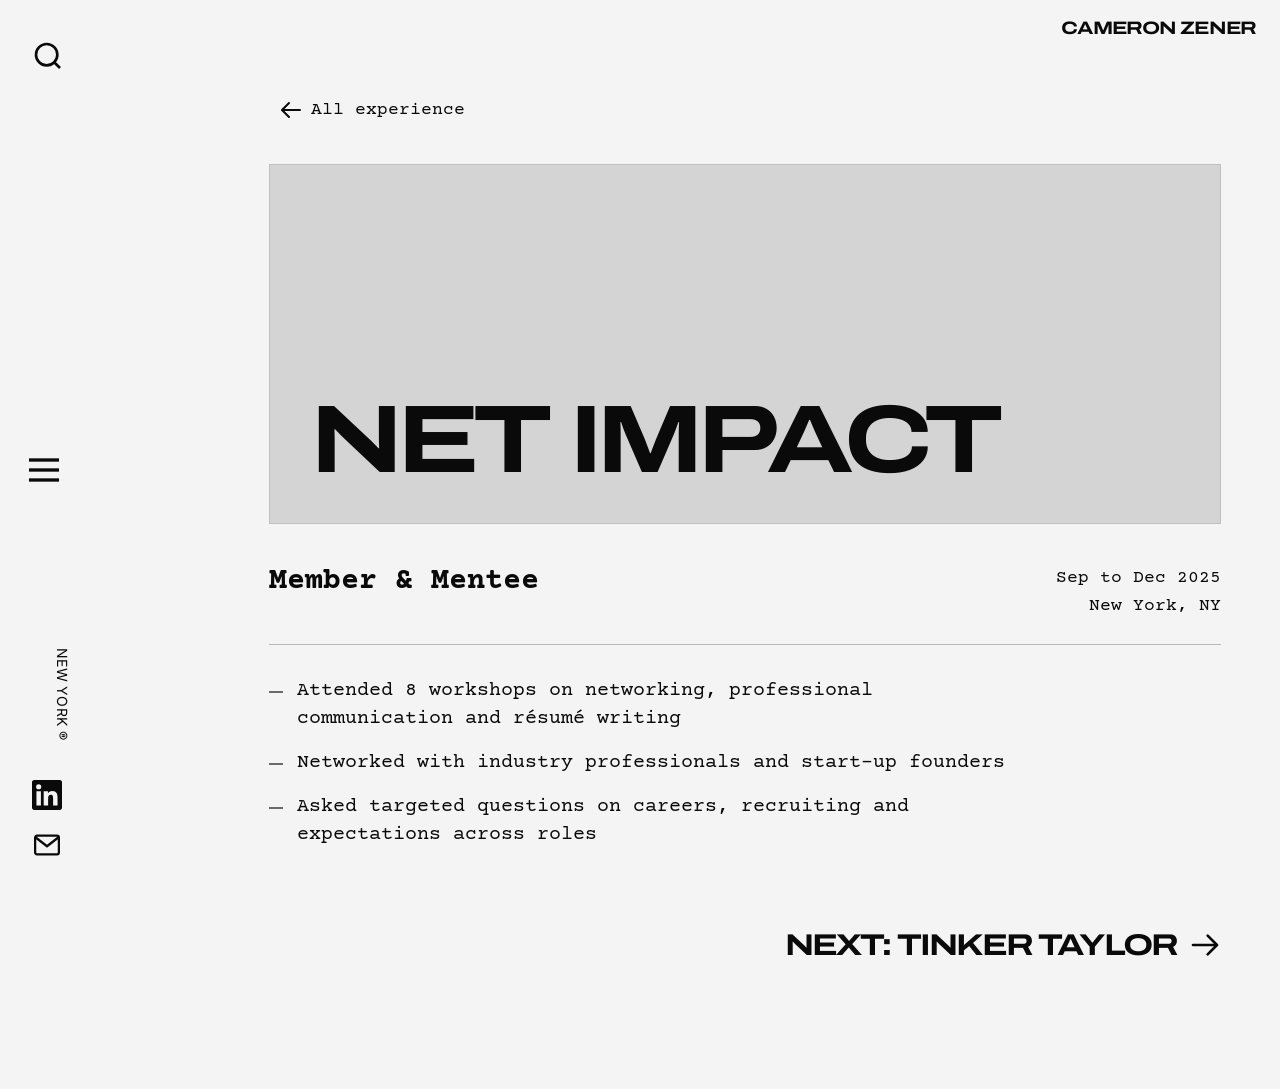
<file: experience/net-impact/index.html>
<!DOCTYPE html><html lang="en" class="theme-light"><head><meta charset="utf-8"><meta name="viewport" content="width=device-width,initial-scale=1"><link rel="icon" type="image/svg+xml" href="/favicon.svg"><link rel="sitemap" href="/sitemap-index.xml"><meta name="generator" content="Astro v7.4.5"><link rel="canonical" href="https://www.cameronzener.com/experience/net-impact/"><title>Net Impact · Cameron Zener</title><meta name="title" content="Net Impact · Cameron Zener"><meta name="description" content="Member &amp; Mentee at Net Impact. Attended 8 workshops with NYU's social impact business club."><meta property="og:type" content="website"><meta property="og:url" content="https://www.cameronzener.com/experience/net-impact/"><meta property="og:title" content="Net Impact · Cameron Zener"><meta property="og:description" content="Member &amp; Mentee at Net Impact. Attended 8 workshops with NYU's social impact business club."><meta name="twitter:card" content="summary"><meta name="twitter:title" content="Net Impact · Cameron Zener"><meta name="twitter:description" content="Member &amp; Mentee at Net Impact. Attended 8 workshops with NYU's social impact business club."><link rel="preconnect" href="https://fonts.googleapis.com"><link rel="preconnect" href="https://fonts.gstatic.com" crossorigin><!-- Free stand-ins for the Adobe Fonts on the Squarespace site:
     Pragmatica Extended -> Archivo Expanded, Aktiv Grotesk -> Inter, Courier Std -> Courier Prime --><link href="https://fonts.googleapis.com/css2?family=Archivo:wdth,wght@125,700;125,800&family=Courier+Prime:ital,wght@0,400;0,700;1,400&family=Inter:wght@400;500&display=swap" rel="stylesheet"><style>
      body { font-family: "Courier Prime", "Courier New", monospace; background-color: #000000; color: #f4f4f4; margin: 0; padding: 0; }
      .container { max-width: 100%; margin: 0 auto; }
    </style><link rel="stylesheet" href="/assets/Layout.Buff44QM.css"></head><body class="flex flex-col items-center min-h-screen relative max-w-screen p-0 m-0"><main class="container min-h-screen px-2 flex flex-col gap-10 overflow-x-clip mx-auto relative md:pl-[17%]"><a href="/" class="absolute top-0 left-0 md:left-auto md:right-0 cursor-pointer z-20" aria-label="Home"><span class="font-display block m-3 md:m-4 px-2 py-1 bg-black/80 md:text-lg text-base">Cameron Zener</span></a><article class="self-center w-full max-w-[1000px] px-4 md:px-6 pt-24 pb-32"><a href="/experience/#net-impact" class="inline-flex items-center gap-2 text-lg mb-10 animated-link"><svg width="1em" height="1em" viewBox="0 0 24 24" class="w-6 h-6 -rotate-90" data-icon="arrow"><symbol id="ai:local:arrow"><g fill="none" stroke="currentColor" stroke-linecap="round" stroke-linejoin="round" stroke-width="2"><path stroke-dasharray="20" stroke-dashoffset="20" d="M12 21V3.5"><animate fill="freeze" attributeName="stroke-dashoffset" dur="0.2s" values="20;0"/></path><path stroke-dasharray="12" stroke-dashoffset="12" d="m12 3 7 7m-7-7-7 7"><animate fill="freeze" attributeName="stroke-dashoffset" begin="0.2s" dur="0.2s" values="12;0"/></path></g></symbol><use href="#ai:local:arrow"></use></svg> All experience</a><div class="w-full min-h-[40vh] flex items-end p-6 md:p-10 text-white mb-10 border border-white/10" style="background-color:#d4d4d4"><h1 class="font-display text-5xl md:text-8xl leading-none">Net Impact</h1></div><div class="flex flex-col md:flex-row md:justify-between gap-4 border-b border-white/25 pb-6 mb-8"><div><p class="text-2xl md:text-3xl font-semibold">Member &amp; Mentee</p></div><div class="md:text-right text-lg"><p>Sep to Dec 2025</p><p>New York, NY</p></div></div><div class="entry text-lg md:text-xl max-w-3xl"><ul>
<li>Attended 8 workshops on networking, professional communication and résumé writing</li>
<li>Networked with industry professionals and start-up founders</li>
<li>Asked targeted questions on careers, recruiting and expectations across roles</li>
</ul>
</div><a href="/experience/tinker-taylor/" class="mt-20 flex justify-end items-center gap-3 text-2xl md:text-3xl font-display group">Next: Tinker Taylor<svg width="1em" height="1em" viewBox="0 0 24 24" class="w-8 h-8 rotate-90 group-hover:translate-x-2 transition" data-icon="arrow"><use href="#ai:local:arrow"></use></svg></a></article><section class="hidden p-2 fixed left-6 md:flex flex-col w-2/12 py-10 justify-between h-full min-h-screen z-30"><div class="flex justify-start relative z-10"><style>astro-island,astro-slot,astro-static-slot{display:contents}</style><script>(function(){let e=(e,t)=>{let n=async()=>{await(await e())()},r=typeof t.value==`object`?t.value:void 0,i={timeout:r==null?void 0:r.timeout};`requestIdleCallback`in window?window.requestIdleCallback(n,i):setTimeout(n,i.timeout||200)};(self.Astro||(self.Astro={})).idle=e,window.dispatchEvent(new Event(`astro:idle`))})();</script><script>(function(){function e(t){"@babel/helpers - typeof";return e=typeof Symbol==`function`&&typeof Symbol.iterator==`symbol`?function(e){return typeof e}:function(e){return e&&typeof Symbol==`function`&&e.constructor===Symbol&&e!==Symbol.prototype?`symbol`:typeof e},e(t)}function t(t,n){if(e(t)!=`object`||!t)return t;var r=t[Symbol.toPrimitive];if(r!==void 0){var i=r.call(t,n||`default`);if(e(i)!=`object`)return i;throw TypeError(`@@toPrimitive must return a primitive value.`)}return(n===`string`?String:Number)(t)}function n(n){var r=t(n,`string`);return e(r)==`symbol`?r:r+``}function r(e,t,r){return(t=n(t))in e?Object.defineProperty(e,t,{value:r,enumerable:!0,configurable:!0,writable:!0}):e[t]=r,e}let i=/* @__PURE__ */ new Set([`__proto__`,`constructor`,`prototype`]);{let e={0:e=>a(e),1:e=>n(e),2:e=>new RegExp(e),3:e=>new Date(e),4:e=>new Map(n(e)),5:e=>new Set(n(e)),6:e=>BigInt(e),7:e=>new URL(e),8:e=>new Uint8Array(e),9:e=>new Uint16Array(e),10:e=>new Uint32Array(e),11:e=>1/0*e},t=t=>{let[n,r]=t;return n in e?e[n](r):void 0},n=e=>e.map(t),a=e=>typeof e!=`object`||!e?e:Object.fromEntries(Object.entries(e).map(([e,n])=>[e,t(n)]));class o extends HTMLElement{constructor(...e){super(...e),r(this,`Component`,void 0),r(this,`hydrator`,void 0),r(this,`hydrate`,async()=>{var e;if(!this.hydrator||!this.isConnected)return;let t=(e=this.parentElement)==null?void 0:e.closest(`astro-island[ssr]`);if(t){t.addEventListener(`astro:hydrate`,this.hydrate,{once:!0});return}let n=this.querySelectorAll(`astro-slot`),r={},i=this.querySelectorAll(`template[data-astro-template]`);for(let e of i){let t=e.closest(this.tagName);t!=null&&t.isSameNode(this)&&(r[e.getAttribute(`data-astro-template`)||`default`]=e.innerHTML,e.remove())}for(let e of n){let t=e.closest(this.tagName);t!=null&&t.isSameNode(this)&&(r[e.getAttribute(`name`)||`default`]=e.innerHTML)}let o;try{o=this.hasAttribute(`props`)?a(JSON.parse(this.getAttribute(`props`))):{}}catch(e){let t=this.getAttribute(`component-url`)||`<unknown>`,n=this.getAttribute(`component-export`);throw n&&(t+=` (export ${n})`),console.error(`[hydrate] Error parsing props for component ${t}`,this.getAttribute(`props`),e),e}await this.hydrator(this)(this.Component,o,r,{client:this.getAttribute(`client`)}),this.removeAttribute(`ssr`),this.dispatchEvent(new CustomEvent(`astro:hydrate`))}),r(this,`unmount`,()=>{this.isConnected||this.dispatchEvent(new CustomEvent(`astro:unmount`))})}disconnectedCallback(){document.removeEventListener(`astro:after-swap`,this.unmount),document.addEventListener(`astro:after-swap`,this.unmount,{once:!0})}connectedCallback(){if(!this.hasAttribute(`await-children`)||document.readyState===`interactive`||document.readyState===`complete`)this.childrenConnectedCallback();else{let e=()=>{document.removeEventListener(`DOMContentLoaded`,e),t.disconnect(),this.childrenConnectedCallback()},t=new MutationObserver(()=>{var t;((t=this.lastChild)==null?void 0:t.nodeType)===Node.COMMENT_NODE&&this.lastChild.nodeValue===`astro:end`&&(this.lastChild.remove(),e())});t.observe(this,{childList:!0}),document.addEventListener(`DOMContentLoaded`,e)}}async childrenConnectedCallback(){let e=this.getAttribute(`before-hydration-url`);e&&await import(e),this.start()}getRetryImportUrl(e){let t=new URL(e,document.baseURI);return t.searchParams.set(`astro-retry`,Date.now().toString()),t.toString()}async importWithRetry(e){try{return await import(e)}catch(t){return await new Promise(e=>setTimeout(e,1e3)),import(this.getRetryImportUrl(e))}}handleHydrationError(e){let t=this.getAttribute(`component-url`),n=new CustomEvent(`astro:hydration-error`,{cancelable:!0,bubbles:!0,composed:!0,detail:{error:e,componentUrl:t}});this.dispatchEvent(n)&&console.error(`[astro-island] Error hydrating ${t}`,e)}async start(){let e=JSON.parse(this.getAttribute(`opts`)),t=this.getAttribute(`client`);if(Astro[t]===void 0)window.addEventListener(`astro:${t}`,()=>this.start(),{once:!0});else try{await Astro[t](async()=>{let e=this.getAttribute(`renderer-url`);try{let[t,{default:n}]=await Promise.all([this.importWithRetry(this.getAttribute(`component-url`)),e?this.importWithRetry(e):Promise.resolve({default:()=>()=>{}})]),r=this.getAttribute(`component-export`)||`default`;if(r.includes(`.`)){this.Component=t;for(let e of r.split(`.`)){if(i.has(e)||!this.Component||typeof this.Component!=`object`&&typeof this.Component!=`function`||!Object.hasOwn(this.Component,e))throw Error(`Invalid component export path: ${r}`);this.Component=this.Component[e]}}else{if(i.has(r))throw Error(`Invalid component export path: ${r}`);this.Component=t[r]}return this.hydrator=n,this.hydrate}catch(e){return this.handleHydrationError(e),()=>{}}},e,this)}catch(e){this.handleHydrationError(e)}}attributeChangedCallback(){this.hydrate()}}r(o,`observedAttributes`,[`props`]),customElements.get(`astro-island`)||customElements.define(`astro-island`,o)}})();</script><astro-island uid="Z1Jp9L" prefix="r4" component-url="/assets/SearchBar.BFJyZf34.js" component-export="default" renderer-url="/assets/client.DSgfVHwC.js" props="{&quot;items&quot;:[1,[[0,{&quot;title&quot;:[0,&quot;Economic Development Group, Member, Journalism Team&quot;],&quot;url&quot;:[0,&quot;/experience/edg/&quot;],&quot;collection&quot;:[0,&quot;experience&quot;]}],[0,{&quot;title&quot;:[0,&quot;IMG Models, Fashion Model&quot;],&quot;url&quot;:[0,&quot;/experience/img-models/&quot;],&quot;collection&quot;:[0,&quot;experience&quot;]}],[0,{&quot;title&quot;:[0,&quot;Luxury and Retail Association, Member, Mentee &amp; Outreach&quot;],&quot;url&quot;:[0,&quot;/experience/lara/&quot;],&quot;collection&quot;:[0,&quot;experience&quot;]}],[0,{&quot;title&quot;:[0,&quot;Net Impact, Member &amp; Mentee&quot;],&quot;url&quot;:[0,&quot;/experience/net-impact/&quot;],&quot;collection&quot;:[0,&quot;experience&quot;]}],[0,{&quot;title&quot;:[0,&quot;Noah&#39;s Bagels, Food Service Associate&quot;],&quot;url&quot;:[0,&quot;/experience/noahs-bagels/&quot;],&quot;collection&quot;:[0,&quot;experience&quot;]}],[0,{&quot;title&quot;:[0,&quot;Seaport Research Partners, Analyst in Equity Research&quot;],&quot;url&quot;:[0,&quot;/experience/seaport-research-partners/&quot;],&quot;collection&quot;:[0,&quot;experience&quot;]}],[0,{&quot;title&quot;:[0,&quot;Sleepy Hollow, Camp Counselor&quot;],&quot;url&quot;:[0,&quot;/experience/sleepy-hollow/&quot;],&quot;collection&quot;:[0,&quot;experience&quot;]}],[0,{&quot;title&quot;:[0,&quot;Tinker Taylor, Outreach Intern&quot;],&quot;url&quot;:[0,&quot;/experience/tinker-taylor/&quot;],&quot;collection&quot;:[0,&quot;experience&quot;]}]]]}" ssr client="idle" opts="{&quot;name&quot;:&quot;SearchBar&quot;,&quot;value&quot;:true}" await-children><div class="relative"><button class="cursor-pointer text-white" aria-label="Open search bar" aria-expanded="false"><svg class="w-8 h-8" viewBox="0 0 24 24" fill="none" stroke="currentColor" stroke-width="2"><circle cx="11" cy="11" r="8"></circle><path d="m21 21-4.35-4.35"></path></svg></button></div><!--astro:end--></astro-island></div><astro-island uid="ZertaV" prefix="r5" component-url="/assets/DeskNav.CePVo0_1.js" component-export="default" renderer-url="/assets/client.DSgfVHwC.js" props="{}" ssr client="idle" opts="{&quot;name&quot;:&quot;DeskNav&quot;,&quot;value&quot;:true}" await-children><div class="flex flex-col items-start absolute top-1/2 left-0"><div style="opacity:0;transform:translateY(-10px)"><button class="cursor-pointer" aria-label="Open navigation menu" aria-expanded="false"><svg class="w-10 h-10" viewBox="0 0 24 24" fill="none" stroke="currentColor" stroke-width="2"><line x1="3" y1="6" x2="21" y2="6"></line><line x1="3" y1="12" x2="21" y2="12"></line><line x1="3" y1="18" x2="21" y2="18"></line></svg></button></div></div><!--astro:end--></astro-island><div class="flex flex-col justify-end items-start text-3xl gap-5 relative z-10"><span class="font-nav text-sm rotate-90 absolute -top-24 -left-4 whitespace-nowrap">New York &reg;</span><a href="https://www.linkedin.com/in/cameronzener/" target="_blank" rel="noopener" aria-label="LinkedIn"><svg width="1em" height="1em" viewBox="0 0 24 24" data-icon="linkedin"><symbol id="ai:local:linkedin"><path fill="currentColor" d="M20.45 20.45h-3.56v-5.57c0-1.33-.02-3.04-1.85-3.04-1.85 0-2.14 1.45-2.14 2.94v5.67H9.35V9h3.41v1.56h.05c.48-.9 1.64-1.85 3.37-1.85 3.6 0 4.27 2.37 4.27 5.46zM5.34 7.43a2.06 2.06 0 1 1 0-4.13 2.06 2.06 0 0 1 0 4.13m1.78 13.02H3.56V9h3.56zM22.22 0H1.77C.79 0 0 .77 0 1.73v20.54C0 23.23.79 24 1.77 24h20.45c.98 0 1.78-.77 1.78-1.73V1.73C24 .77 23.2 0 22.22 0"/></symbol><use href="#ai:local:linkedin"></use></svg></a><a href="mailto:ccamzener@gmail.com" aria-label="Email"><svg width="1em" height="1em" viewBox="0 0 24 24" data-icon="mail"><symbol id="ai:local:mail"><g fill="none" stroke="currentColor" stroke-linecap="round" stroke-linejoin="round" stroke-width="1.8"><rect width="19" height="15" x="2.5" y="4.5" rx="1.5"/><path d="m3 6 9 7 9-7"/></g></symbol><use href="#ai:local:mail"></use></svg></a></div></section><astro-island uid="Z2wOmIU" prefix="r1" component-url="/assets/Hamburger.C0kEbR2i.js" component-export="default" renderer-url="/assets/client.DSgfVHwC.js" props="{}" ssr client="idle" opts="{&quot;name&quot;:&quot;Hamburger&quot;,&quot;value&quot;:true}" await-children><div class="md:hidden"><nav aria-hidden="true" class="fixed inset-0 z-40 flex flex-col items-center bg-background transition-opacity duration-300 opacity-0 pointer-events-none"><ul class="font-nav my-auto flex flex-col gap-5 text-3xl text-center"><li><a href="/" target="_self" rel="noopener noreferrer" class="animated-link ">Home</a></li><li><a href="/experience" target="_self" rel="noopener noreferrer" class="animated-link ">Experience</a></li><li><a href="/lookbook" target="_self" rel="noopener noreferrer" class="animated-link ">Lookbook</a></li><li><a href="/about" target="_self" rel="noopener noreferrer" class="animated-link ">About</a></li><li><a href="/contact" target="_self" rel="noopener noreferrer" class="animated-link ">Contact</a></li></ul><div class="flex pb-10"><a href="https://www.linkedin.com/in/cameronzener/" target="_blank" rel="noopener noreferrer" aria-label="LinkedIn"><img src="/icons/linkedin.svg" alt="LinkedIn" class="w-9 h-9 mx-3"/></a><a href="mailto:ccamzener@gmail.com" aria-label="Email"><img src="/icons/mail.svg" alt="Email" class="w-9 h-9 mx-3"/></a></div></nav><button class="fixed top-3 right-3 z-50 p-2 bg-background/80 rounded-sm" aria-expanded="false" aria-label="Open menu"><svg xmlns="http://www.w3.org/2000/svg" width="26" height="26" viewBox="0 0 24 24" fill="none" stroke="currentColor" stroke-width="2" stroke-linecap="round"><path d="M4 6h16M4 12h16M4 18h16"></path></svg></button></div><!--astro:end--></astro-island></main></body></html>
</file>
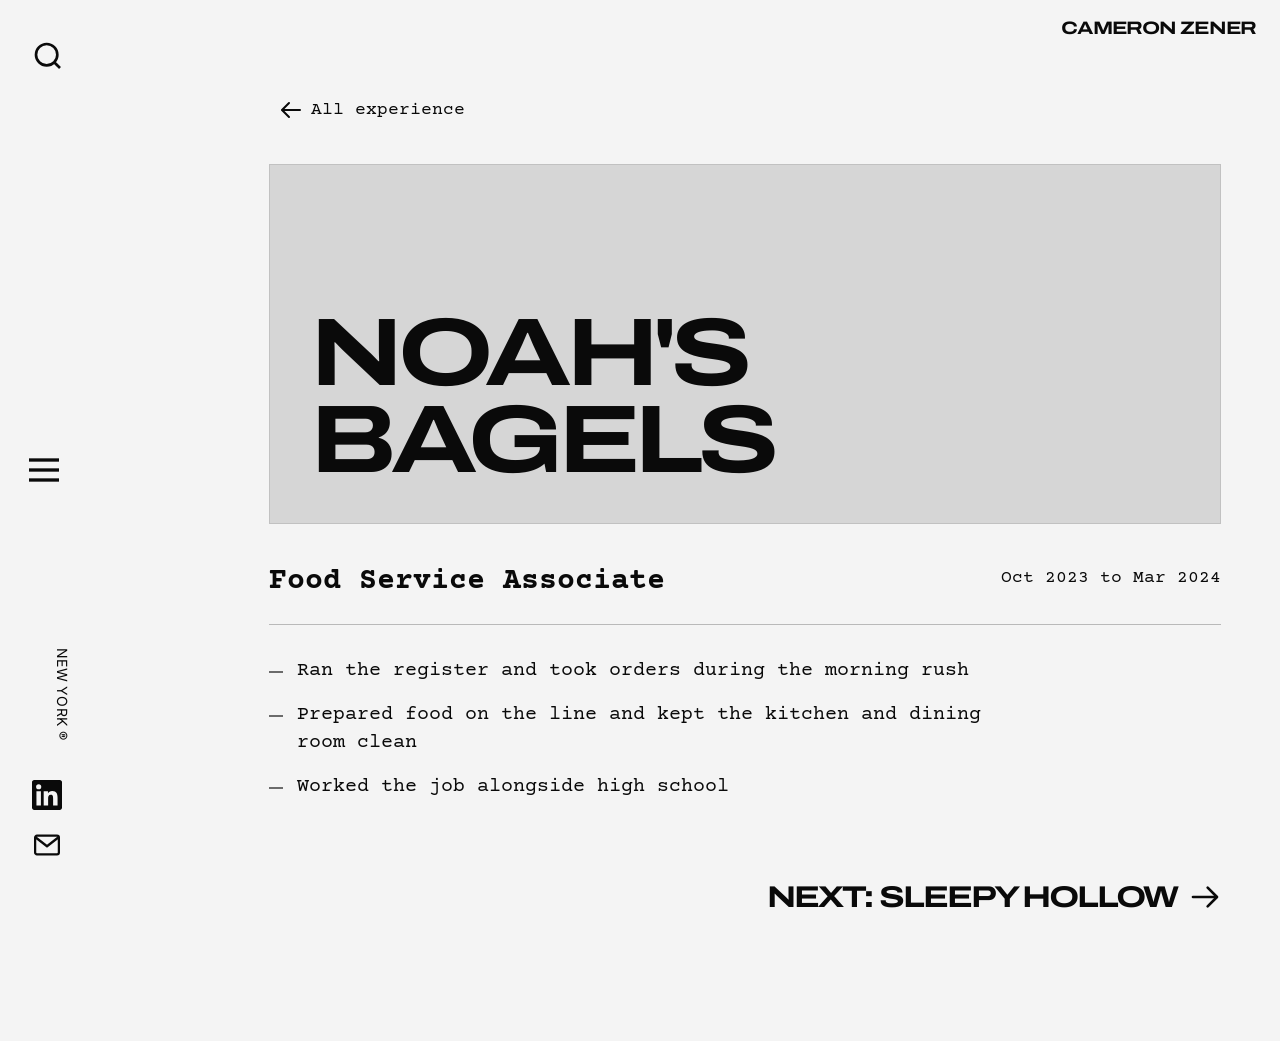
<file: experience/noahs-bagels/index.html>
<!DOCTYPE html><html lang="en" class="theme-light"><head><meta charset="utf-8"><meta name="viewport" content="width=device-width,initial-scale=1"><link rel="icon" type="image/svg+xml" href="/favicon.svg"><link rel="sitemap" href="/sitemap-index.xml"><meta name="generator" content="Astro v7.4.5"><link rel="canonical" href="https://www.cameronzener.com/experience/noahs-bagels/"><title>Noah&#39;s Bagels · Cameron Zener</title><meta name="title" content="Noah's Bagels · Cameron Zener"><meta name="description" content="Food Service Associate at Noah's Bagels. Worked the register, kitchen and cleaning at a busy bagel shop."><meta property="og:type" content="website"><meta property="og:url" content="https://www.cameronzener.com/experience/noahs-bagels/"><meta property="og:title" content="Noah's Bagels · Cameron Zener"><meta property="og:description" content="Food Service Associate at Noah's Bagels. Worked the register, kitchen and cleaning at a busy bagel shop."><meta name="twitter:card" content="summary"><meta name="twitter:title" content="Noah's Bagels · Cameron Zener"><meta name="twitter:description" content="Food Service Associate at Noah's Bagels. Worked the register, kitchen and cleaning at a busy bagel shop."><link rel="preconnect" href="https://fonts.googleapis.com"><link rel="preconnect" href="https://fonts.gstatic.com" crossorigin><!-- Free stand-ins for the Adobe Fonts on the Squarespace site:
     Pragmatica Extended -> Archivo Expanded, Aktiv Grotesk -> Inter, Courier Std -> Courier Prime --><link href="https://fonts.googleapis.com/css2?family=Archivo:wdth,wght@125,700;125,800&family=Courier+Prime:ital,wght@0,400;0,700;1,400&family=Inter:wght@400;500&display=swap" rel="stylesheet"><style>
      body { font-family: "Courier Prime", "Courier New", monospace; background-color: #000000; color: #f4f4f4; margin: 0; padding: 0; }
      .container { max-width: 100%; margin: 0 auto; }
    </style><link rel="stylesheet" href="/assets/Layout.Buff44QM.css"></head><body class="flex flex-col items-center min-h-screen relative max-w-screen p-0 m-0"><main class="container min-h-screen px-2 flex flex-col gap-10 overflow-x-clip mx-auto relative md:pl-[17%]"><a href="/" class="absolute top-0 left-0 md:left-auto md:right-0 cursor-pointer z-20" aria-label="Home"><span class="font-display block m-3 md:m-4 px-2 py-1 bg-black/80 md:text-lg text-base">Cameron Zener</span></a><article class="self-center w-full max-w-[1000px] px-4 md:px-6 pt-24 pb-32"><a href="/experience/#noahs-bagels" class="inline-flex items-center gap-2 text-lg mb-10 animated-link"><svg width="1em" height="1em" viewBox="0 0 24 24" class="w-6 h-6 -rotate-90" data-icon="arrow"><symbol id="ai:local:arrow"><g fill="none" stroke="currentColor" stroke-linecap="round" stroke-linejoin="round" stroke-width="2"><path stroke-dasharray="20" stroke-dashoffset="20" d="M12 21V3.5"><animate fill="freeze" attributeName="stroke-dashoffset" dur="0.2s" values="20;0"/></path><path stroke-dasharray="12" stroke-dashoffset="12" d="m12 3 7 7m-7-7-7 7"><animate fill="freeze" attributeName="stroke-dashoffset" begin="0.2s" dur="0.2s" values="12;0"/></path></g></symbol><use href="#ai:local:arrow"></use></svg> All experience</a><div class="w-full min-h-[40vh] flex items-end p-6 md:p-10 text-white mb-10 border border-white/10" style="background-color:#d6d6d6"><h1 class="font-display text-5xl md:text-8xl leading-none">Noah&#39;s Bagels</h1></div><div class="flex flex-col md:flex-row md:justify-between gap-4 border-b border-white/25 pb-6 mb-8"><div><p class="text-2xl md:text-3xl font-semibold">Food Service Associate</p></div><div class="md:text-right text-lg"><p>Oct 2023 to Mar 2024</p></div></div><div class="entry text-lg md:text-xl max-w-3xl"><ul>
<li>Ran the register and took orders during the morning rush</li>
<li>Prepared food on the line and kept the kitchen and dining room clean</li>
<li>Worked the job alongside high school</li>
</ul>
</div><a href="/experience/sleepy-hollow/" class="mt-20 flex justify-end items-center gap-3 text-2xl md:text-3xl font-display group">Next: Sleepy Hollow<svg width="1em" height="1em" viewBox="0 0 24 24" class="w-8 h-8 rotate-90 group-hover:translate-x-2 transition" data-icon="arrow"><use href="#ai:local:arrow"></use></svg></a></article><section class="hidden p-2 fixed left-6 md:flex flex-col w-2/12 py-10 justify-between h-full min-h-screen z-30"><div class="flex justify-start relative z-10"><style>astro-island,astro-slot,astro-static-slot{display:contents}</style><script>(function(){let e=(e,t)=>{let n=async()=>{await(await e())()},r=typeof t.value==`object`?t.value:void 0,i={timeout:r==null?void 0:r.timeout};`requestIdleCallback`in window?window.requestIdleCallback(n,i):setTimeout(n,i.timeout||200)};(self.Astro||(self.Astro={})).idle=e,window.dispatchEvent(new Event(`astro:idle`))})();</script><script>(function(){function e(t){"@babel/helpers - typeof";return e=typeof Symbol==`function`&&typeof Symbol.iterator==`symbol`?function(e){return typeof e}:function(e){return e&&typeof Symbol==`function`&&e.constructor===Symbol&&e!==Symbol.prototype?`symbol`:typeof e},e(t)}function t(t,n){if(e(t)!=`object`||!t)return t;var r=t[Symbol.toPrimitive];if(r!==void 0){var i=r.call(t,n||`default`);if(e(i)!=`object`)return i;throw TypeError(`@@toPrimitive must return a primitive value.`)}return(n===`string`?String:Number)(t)}function n(n){var r=t(n,`string`);return e(r)==`symbol`?r:r+``}function r(e,t,r){return(t=n(t))in e?Object.defineProperty(e,t,{value:r,enumerable:!0,configurable:!0,writable:!0}):e[t]=r,e}let i=/* @__PURE__ */ new Set([`__proto__`,`constructor`,`prototype`]);{let e={0:e=>a(e),1:e=>n(e),2:e=>new RegExp(e),3:e=>new Date(e),4:e=>new Map(n(e)),5:e=>new Set(n(e)),6:e=>BigInt(e),7:e=>new URL(e),8:e=>new Uint8Array(e),9:e=>new Uint16Array(e),10:e=>new Uint32Array(e),11:e=>1/0*e},t=t=>{let[n,r]=t;return n in e?e[n](r):void 0},n=e=>e.map(t),a=e=>typeof e!=`object`||!e?e:Object.fromEntries(Object.entries(e).map(([e,n])=>[e,t(n)]));class o extends HTMLElement{constructor(...e){super(...e),r(this,`Component`,void 0),r(this,`hydrator`,void 0),r(this,`hydrate`,async()=>{var e;if(!this.hydrator||!this.isConnected)return;let t=(e=this.parentElement)==null?void 0:e.closest(`astro-island[ssr]`);if(t){t.addEventListener(`astro:hydrate`,this.hydrate,{once:!0});return}let n=this.querySelectorAll(`astro-slot`),r={},i=this.querySelectorAll(`template[data-astro-template]`);for(let e of i){let t=e.closest(this.tagName);t!=null&&t.isSameNode(this)&&(r[e.getAttribute(`data-astro-template`)||`default`]=e.innerHTML,e.remove())}for(let e of n){let t=e.closest(this.tagName);t!=null&&t.isSameNode(this)&&(r[e.getAttribute(`name`)||`default`]=e.innerHTML)}let o;try{o=this.hasAttribute(`props`)?a(JSON.parse(this.getAttribute(`props`))):{}}catch(e){let t=this.getAttribute(`component-url`)||`<unknown>`,n=this.getAttribute(`component-export`);throw n&&(t+=` (export ${n})`),console.error(`[hydrate] Error parsing props for component ${t}`,this.getAttribute(`props`),e),e}await this.hydrator(this)(this.Component,o,r,{client:this.getAttribute(`client`)}),this.removeAttribute(`ssr`),this.dispatchEvent(new CustomEvent(`astro:hydrate`))}),r(this,`unmount`,()=>{this.isConnected||this.dispatchEvent(new CustomEvent(`astro:unmount`))})}disconnectedCallback(){document.removeEventListener(`astro:after-swap`,this.unmount),document.addEventListener(`astro:after-swap`,this.unmount,{once:!0})}connectedCallback(){if(!this.hasAttribute(`await-children`)||document.readyState===`interactive`||document.readyState===`complete`)this.childrenConnectedCallback();else{let e=()=>{document.removeEventListener(`DOMContentLoaded`,e),t.disconnect(),this.childrenConnectedCallback()},t=new MutationObserver(()=>{var t;((t=this.lastChild)==null?void 0:t.nodeType)===Node.COMMENT_NODE&&this.lastChild.nodeValue===`astro:end`&&(this.lastChild.remove(),e())});t.observe(this,{childList:!0}),document.addEventListener(`DOMContentLoaded`,e)}}async childrenConnectedCallback(){let e=this.getAttribute(`before-hydration-url`);e&&await import(e),this.start()}getRetryImportUrl(e){let t=new URL(e,document.baseURI);return t.searchParams.set(`astro-retry`,Date.now().toString()),t.toString()}async importWithRetry(e){try{return await import(e)}catch(t){return await new Promise(e=>setTimeout(e,1e3)),import(this.getRetryImportUrl(e))}}handleHydrationError(e){let t=this.getAttribute(`component-url`),n=new CustomEvent(`astro:hydration-error`,{cancelable:!0,bubbles:!0,composed:!0,detail:{error:e,componentUrl:t}});this.dispatchEvent(n)&&console.error(`[astro-island] Error hydrating ${t}`,e)}async start(){let e=JSON.parse(this.getAttribute(`opts`)),t=this.getAttribute(`client`);if(Astro[t]===void 0)window.addEventListener(`astro:${t}`,()=>this.start(),{once:!0});else try{await Astro[t](async()=>{let e=this.getAttribute(`renderer-url`);try{let[t,{default:n}]=await Promise.all([this.importWithRetry(this.getAttribute(`component-url`)),e?this.importWithRetry(e):Promise.resolve({default:()=>()=>{}})]),r=this.getAttribute(`component-export`)||`default`;if(r.includes(`.`)){this.Component=t;for(let e of r.split(`.`)){if(i.has(e)||!this.Component||typeof this.Component!=`object`&&typeof this.Component!=`function`||!Object.hasOwn(this.Component,e))throw Error(`Invalid component export path: ${r}`);this.Component=this.Component[e]}}else{if(i.has(r))throw Error(`Invalid component export path: ${r}`);this.Component=t[r]}return this.hydrator=n,this.hydrate}catch(e){return this.handleHydrationError(e),()=>{}}},e,this)}catch(e){this.handleHydrationError(e)}}attributeChangedCallback(){this.hydrate()}}r(o,`observedAttributes`,[`props`]),customElements.get(`astro-island`)||customElements.define(`astro-island`,o)}})();</script><astro-island uid="Z1Jp9L" prefix="r4" component-url="/assets/SearchBar.BFJyZf34.js" component-export="default" renderer-url="/assets/client.DSgfVHwC.js" props="{&quot;items&quot;:[1,[[0,{&quot;title&quot;:[0,&quot;Economic Development Group, Member, Journalism Team&quot;],&quot;url&quot;:[0,&quot;/experience/edg/&quot;],&quot;collection&quot;:[0,&quot;experience&quot;]}],[0,{&quot;title&quot;:[0,&quot;IMG Models, Fashion Model&quot;],&quot;url&quot;:[0,&quot;/experience/img-models/&quot;],&quot;collection&quot;:[0,&quot;experience&quot;]}],[0,{&quot;title&quot;:[0,&quot;Luxury and Retail Association, Member, Mentee &amp; Outreach&quot;],&quot;url&quot;:[0,&quot;/experience/lara/&quot;],&quot;collection&quot;:[0,&quot;experience&quot;]}],[0,{&quot;title&quot;:[0,&quot;Net Impact, Member &amp; Mentee&quot;],&quot;url&quot;:[0,&quot;/experience/net-impact/&quot;],&quot;collection&quot;:[0,&quot;experience&quot;]}],[0,{&quot;title&quot;:[0,&quot;Noah&#39;s Bagels, Food Service Associate&quot;],&quot;url&quot;:[0,&quot;/experience/noahs-bagels/&quot;],&quot;collection&quot;:[0,&quot;experience&quot;]}],[0,{&quot;title&quot;:[0,&quot;Seaport Research Partners, Analyst in Equity Research&quot;],&quot;url&quot;:[0,&quot;/experience/seaport-research-partners/&quot;],&quot;collection&quot;:[0,&quot;experience&quot;]}],[0,{&quot;title&quot;:[0,&quot;Sleepy Hollow, Camp Counselor&quot;],&quot;url&quot;:[0,&quot;/experience/sleepy-hollow/&quot;],&quot;collection&quot;:[0,&quot;experience&quot;]}],[0,{&quot;title&quot;:[0,&quot;Tinker Taylor, Outreach Intern&quot;],&quot;url&quot;:[0,&quot;/experience/tinker-taylor/&quot;],&quot;collection&quot;:[0,&quot;experience&quot;]}]]]}" ssr client="idle" opts="{&quot;name&quot;:&quot;SearchBar&quot;,&quot;value&quot;:true}" await-children><div class="relative"><button class="cursor-pointer text-white" aria-label="Open search bar" aria-expanded="false"><svg class="w-8 h-8" viewBox="0 0 24 24" fill="none" stroke="currentColor" stroke-width="2"><circle cx="11" cy="11" r="8"></circle><path d="m21 21-4.35-4.35"></path></svg></button></div><!--astro:end--></astro-island></div><astro-island uid="ZertaV" prefix="r5" component-url="/assets/DeskNav.CePVo0_1.js" component-export="default" renderer-url="/assets/client.DSgfVHwC.js" props="{}" ssr client="idle" opts="{&quot;name&quot;:&quot;DeskNav&quot;,&quot;value&quot;:true}" await-children><div class="flex flex-col items-start absolute top-1/2 left-0"><div style="opacity:0;transform:translateY(-10px)"><button class="cursor-pointer" aria-label="Open navigation menu" aria-expanded="false"><svg class="w-10 h-10" viewBox="0 0 24 24" fill="none" stroke="currentColor" stroke-width="2"><line x1="3" y1="6" x2="21" y2="6"></line><line x1="3" y1="12" x2="21" y2="12"></line><line x1="3" y1="18" x2="21" y2="18"></line></svg></button></div></div><!--astro:end--></astro-island><div class="flex flex-col justify-end items-start text-3xl gap-5 relative z-10"><span class="font-nav text-sm rotate-90 absolute -top-24 -left-4 whitespace-nowrap">New York &reg;</span><a href="https://www.linkedin.com/in/cameronzener/" target="_blank" rel="noopener" aria-label="LinkedIn"><svg width="1em" height="1em" viewBox="0 0 24 24" data-icon="linkedin"><symbol id="ai:local:linkedin"><path fill="currentColor" d="M20.45 20.45h-3.56v-5.57c0-1.33-.02-3.04-1.85-3.04-1.85 0-2.14 1.45-2.14 2.94v5.67H9.35V9h3.41v1.56h.05c.48-.9 1.64-1.85 3.37-1.85 3.6 0 4.27 2.37 4.27 5.46zM5.34 7.43a2.06 2.06 0 1 1 0-4.13 2.06 2.06 0 0 1 0 4.13m1.78 13.02H3.56V9h3.56zM22.22 0H1.77C.79 0 0 .77 0 1.73v20.54C0 23.23.79 24 1.77 24h20.45c.98 0 1.78-.77 1.78-1.73V1.73C24 .77 23.2 0 22.22 0"/></symbol><use href="#ai:local:linkedin"></use></svg></a><a href="mailto:ccamzener@gmail.com" aria-label="Email"><svg width="1em" height="1em" viewBox="0 0 24 24" data-icon="mail"><symbol id="ai:local:mail"><g fill="none" stroke="currentColor" stroke-linecap="round" stroke-linejoin="round" stroke-width="1.8"><rect width="19" height="15" x="2.5" y="4.5" rx="1.5"/><path d="m3 6 9 7 9-7"/></g></symbol><use href="#ai:local:mail"></use></svg></a></div></section><astro-island uid="Z2wOmIU" prefix="r1" component-url="/assets/Hamburger.C0kEbR2i.js" component-export="default" renderer-url="/assets/client.DSgfVHwC.js" props="{}" ssr client="idle" opts="{&quot;name&quot;:&quot;Hamburger&quot;,&quot;value&quot;:true}" await-children><div class="md:hidden"><nav aria-hidden="true" class="fixed inset-0 z-40 flex flex-col items-center bg-background transition-opacity duration-300 opacity-0 pointer-events-none"><ul class="font-nav my-auto flex flex-col gap-5 text-3xl text-center"><li><a href="/" target="_self" rel="noopener noreferrer" class="animated-link ">Home</a></li><li><a href="/experience" target="_self" rel="noopener noreferrer" class="animated-link ">Experience</a></li><li><a href="/lookbook" target="_self" rel="noopener noreferrer" class="animated-link ">Lookbook</a></li><li><a href="/about" target="_self" rel="noopener noreferrer" class="animated-link ">About</a></li><li><a href="/contact" target="_self" rel="noopener noreferrer" class="animated-link ">Contact</a></li></ul><div class="flex pb-10"><a href="https://www.linkedin.com/in/cameronzener/" target="_blank" rel="noopener noreferrer" aria-label="LinkedIn"><img src="/icons/linkedin.svg" alt="LinkedIn" class="w-9 h-9 mx-3"/></a><a href="mailto:ccamzener@gmail.com" aria-label="Email"><img src="/icons/mail.svg" alt="Email" class="w-9 h-9 mx-3"/></a></div></nav><button class="fixed top-3 right-3 z-50 p-2 bg-background/80 rounded-sm" aria-expanded="false" aria-label="Open menu"><svg xmlns="http://www.w3.org/2000/svg" width="26" height="26" viewBox="0 0 24 24" fill="none" stroke="currentColor" stroke-width="2" stroke-linecap="round"><path d="M4 6h16M4 12h16M4 18h16"></path></svg></button></div><!--astro:end--></astro-island></main></body></html>
</file>
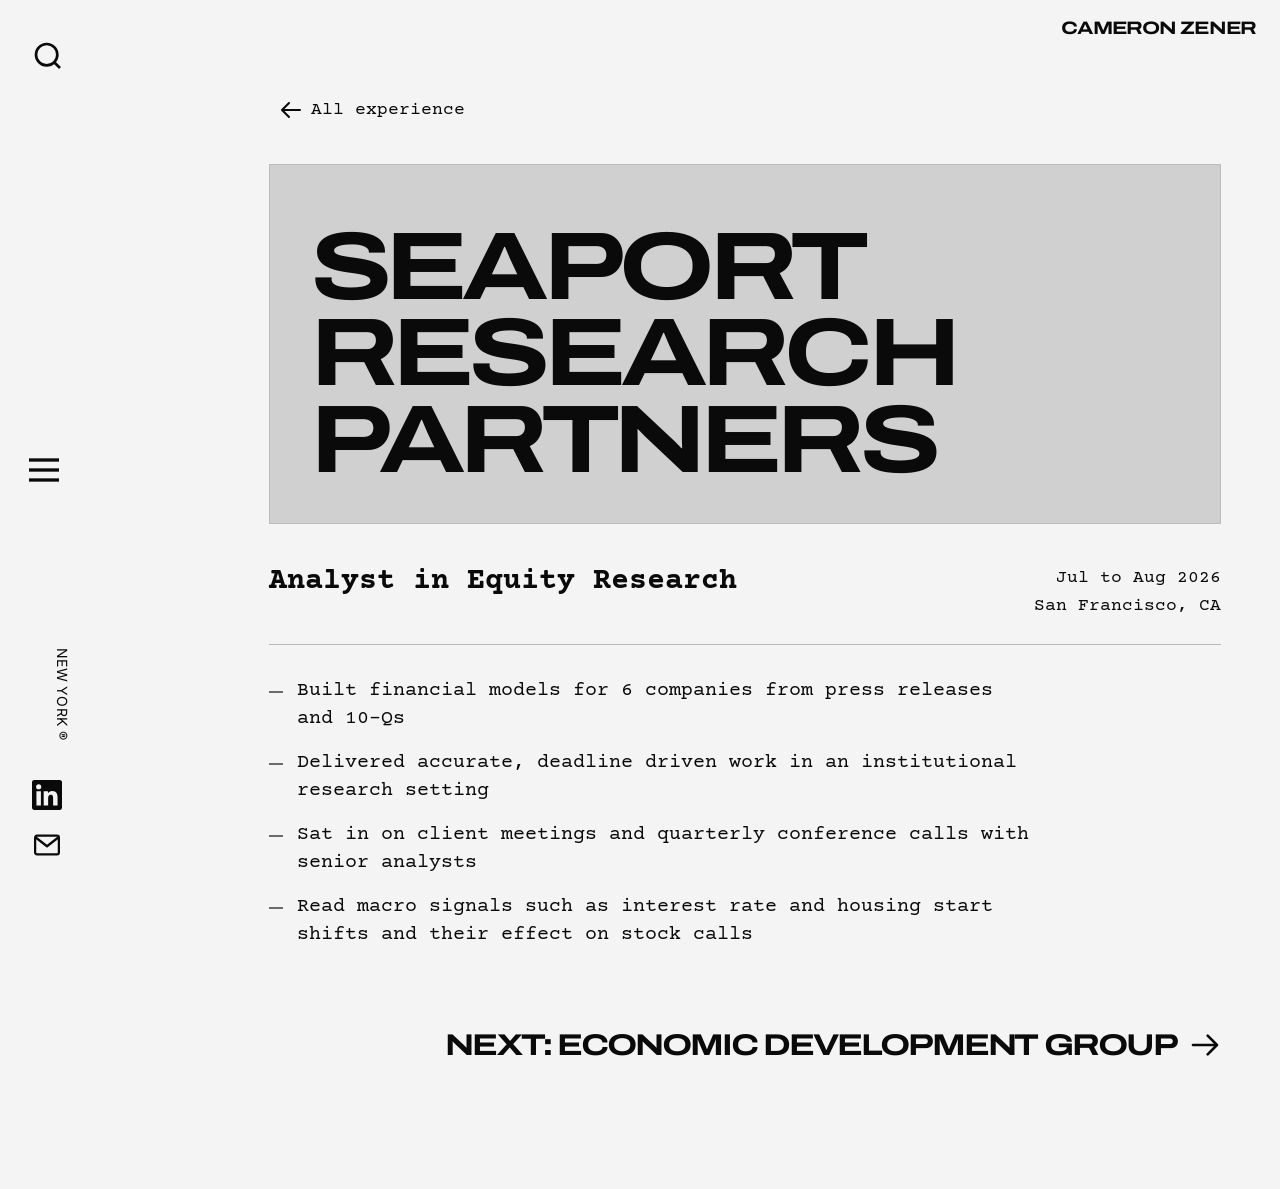
<file: experience/seaport-research-partners/index.html>
<!DOCTYPE html><html lang="en" class="theme-light"><head><meta charset="utf-8"><meta name="viewport" content="width=device-width,initial-scale=1"><link rel="icon" type="image/svg+xml" href="/favicon.svg"><link rel="sitemap" href="/sitemap-index.xml"><meta name="generator" content="Astro v7.4.5"><link rel="canonical" href="https://www.cameronzener.com/experience/seaport-research-partners/"><title>Seaport Research Partners · Cameron Zener</title><meta name="title" content="Seaport Research Partners · Cameron Zener"><meta name="description" content="Analyst in Equity Research at Seaport Research Partners. Built financial models for 6 companies in equity research."><meta property="og:type" content="website"><meta property="og:url" content="https://www.cameronzener.com/experience/seaport-research-partners/"><meta property="og:title" content="Seaport Research Partners · Cameron Zener"><meta property="og:description" content="Analyst in Equity Research at Seaport Research Partners. Built financial models for 6 companies in equity research."><meta name="twitter:card" content="summary"><meta name="twitter:title" content="Seaport Research Partners · Cameron Zener"><meta name="twitter:description" content="Analyst in Equity Research at Seaport Research Partners. Built financial models for 6 companies in equity research."><link rel="preconnect" href="https://fonts.googleapis.com"><link rel="preconnect" href="https://fonts.gstatic.com" crossorigin><!-- Free stand-ins for the Adobe Fonts on the Squarespace site:
     Pragmatica Extended -> Archivo Expanded, Aktiv Grotesk -> Inter, Courier Std -> Courier Prime --><link href="https://fonts.googleapis.com/css2?family=Archivo:wdth,wght@125,700;125,800&family=Courier+Prime:ital,wght@0,400;0,700;1,400&family=Inter:wght@400;500&display=swap" rel="stylesheet"><style>
      body { font-family: "Courier Prime", "Courier New", monospace; background-color: #000000; color: #f4f4f4; margin: 0; padding: 0; }
      .container { max-width: 100%; margin: 0 auto; }
    </style><link rel="stylesheet" href="/assets/Layout.Buff44QM.css"></head><body class="flex flex-col items-center min-h-screen relative max-w-screen p-0 m-0"><main class="container min-h-screen px-2 flex flex-col gap-10 overflow-x-clip mx-auto relative md:pl-[17%]"><a href="/" class="absolute top-0 left-0 md:left-auto md:right-0 cursor-pointer z-20" aria-label="Home"><span class="font-display block m-3 md:m-4 px-2 py-1 bg-black/80 md:text-lg text-base">Cameron Zener</span></a><article class="self-center w-full max-w-[1000px] px-4 md:px-6 pt-24 pb-32"><a href="/experience/#seaport-research-partners" class="inline-flex items-center gap-2 text-lg mb-10 animated-link"><svg width="1em" height="1em" viewBox="0 0 24 24" class="w-6 h-6 -rotate-90" data-icon="arrow"><symbol id="ai:local:arrow"><g fill="none" stroke="currentColor" stroke-linecap="round" stroke-linejoin="round" stroke-width="2"><path stroke-dasharray="20" stroke-dashoffset="20" d="M12 21V3.5"><animate fill="freeze" attributeName="stroke-dashoffset" dur="0.2s" values="20;0"/></path><path stroke-dasharray="12" stroke-dashoffset="12" d="m12 3 7 7m-7-7-7 7"><animate fill="freeze" attributeName="stroke-dashoffset" begin="0.2s" dur="0.2s" values="12;0"/></path></g></symbol><use href="#ai:local:arrow"></use></svg> All experience</a><div class="w-full min-h-[40vh] flex items-end p-6 md:p-10 text-white mb-10 border border-white/10" style="background-color:#d0d0d0"><h1 class="font-display text-5xl md:text-8xl leading-none">Seaport Research Partners</h1></div><div class="flex flex-col md:flex-row md:justify-between gap-4 border-b border-white/25 pb-6 mb-8"><div><p class="text-2xl md:text-3xl font-semibold">Analyst in Equity Research</p></div><div class="md:text-right text-lg"><p>Jul to Aug 2026</p><p>San Francisco, CA</p></div></div><div class="entry text-lg md:text-xl max-w-3xl"><ul>
<li>Built financial models for 6 companies from press releases and 10-Qs</li>
<li>Delivered accurate, deadline driven work in an institutional research setting</li>
<li>Sat in on client meetings and quarterly conference calls with senior analysts</li>
<li>Read macro signals such as interest rate and housing start shifts and their effect on stock calls</li>
</ul>
</div><a href="/experience/edg/" class="mt-20 flex justify-end items-center gap-3 text-2xl md:text-3xl font-display group">Next: Economic Development Group<svg width="1em" height="1em" viewBox="0 0 24 24" class="w-8 h-8 rotate-90 group-hover:translate-x-2 transition" data-icon="arrow"><use href="#ai:local:arrow"></use></svg></a></article><section class="hidden p-2 fixed left-6 md:flex flex-col w-2/12 py-10 justify-between h-full min-h-screen z-30"><div class="flex justify-start relative z-10"><style>astro-island,astro-slot,astro-static-slot{display:contents}</style><script>(function(){let e=(e,t)=>{let n=async()=>{await(await e())()},r=typeof t.value==`object`?t.value:void 0,i={timeout:r==null?void 0:r.timeout};`requestIdleCallback`in window?window.requestIdleCallback(n,i):setTimeout(n,i.timeout||200)};(self.Astro||(self.Astro={})).idle=e,window.dispatchEvent(new Event(`astro:idle`))})();</script><script>(function(){function e(t){"@babel/helpers - typeof";return e=typeof Symbol==`function`&&typeof Symbol.iterator==`symbol`?function(e){return typeof e}:function(e){return e&&typeof Symbol==`function`&&e.constructor===Symbol&&e!==Symbol.prototype?`symbol`:typeof e},e(t)}function t(t,n){if(e(t)!=`object`||!t)return t;var r=t[Symbol.toPrimitive];if(r!==void 0){var i=r.call(t,n||`default`);if(e(i)!=`object`)return i;throw TypeError(`@@toPrimitive must return a primitive value.`)}return(n===`string`?String:Number)(t)}function n(n){var r=t(n,`string`);return e(r)==`symbol`?r:r+``}function r(e,t,r){return(t=n(t))in e?Object.defineProperty(e,t,{value:r,enumerable:!0,configurable:!0,writable:!0}):e[t]=r,e}let i=/* @__PURE__ */ new Set([`__proto__`,`constructor`,`prototype`]);{let e={0:e=>a(e),1:e=>n(e),2:e=>new RegExp(e),3:e=>new Date(e),4:e=>new Map(n(e)),5:e=>new Set(n(e)),6:e=>BigInt(e),7:e=>new URL(e),8:e=>new Uint8Array(e),9:e=>new Uint16Array(e),10:e=>new Uint32Array(e),11:e=>1/0*e},t=t=>{let[n,r]=t;return n in e?e[n](r):void 0},n=e=>e.map(t),a=e=>typeof e!=`object`||!e?e:Object.fromEntries(Object.entries(e).map(([e,n])=>[e,t(n)]));class o extends HTMLElement{constructor(...e){super(...e),r(this,`Component`,void 0),r(this,`hydrator`,void 0),r(this,`hydrate`,async()=>{var e;if(!this.hydrator||!this.isConnected)return;let t=(e=this.parentElement)==null?void 0:e.closest(`astro-island[ssr]`);if(t){t.addEventListener(`astro:hydrate`,this.hydrate,{once:!0});return}let n=this.querySelectorAll(`astro-slot`),r={},i=this.querySelectorAll(`template[data-astro-template]`);for(let e of i){let t=e.closest(this.tagName);t!=null&&t.isSameNode(this)&&(r[e.getAttribute(`data-astro-template`)||`default`]=e.innerHTML,e.remove())}for(let e of n){let t=e.closest(this.tagName);t!=null&&t.isSameNode(this)&&(r[e.getAttribute(`name`)||`default`]=e.innerHTML)}let o;try{o=this.hasAttribute(`props`)?a(JSON.parse(this.getAttribute(`props`))):{}}catch(e){let t=this.getAttribute(`component-url`)||`<unknown>`,n=this.getAttribute(`component-export`);throw n&&(t+=` (export ${n})`),console.error(`[hydrate] Error parsing props for component ${t}`,this.getAttribute(`props`),e),e}await this.hydrator(this)(this.Component,o,r,{client:this.getAttribute(`client`)}),this.removeAttribute(`ssr`),this.dispatchEvent(new CustomEvent(`astro:hydrate`))}),r(this,`unmount`,()=>{this.isConnected||this.dispatchEvent(new CustomEvent(`astro:unmount`))})}disconnectedCallback(){document.removeEventListener(`astro:after-swap`,this.unmount),document.addEventListener(`astro:after-swap`,this.unmount,{once:!0})}connectedCallback(){if(!this.hasAttribute(`await-children`)||document.readyState===`interactive`||document.readyState===`complete`)this.childrenConnectedCallback();else{let e=()=>{document.removeEventListener(`DOMContentLoaded`,e),t.disconnect(),this.childrenConnectedCallback()},t=new MutationObserver(()=>{var t;((t=this.lastChild)==null?void 0:t.nodeType)===Node.COMMENT_NODE&&this.lastChild.nodeValue===`astro:end`&&(this.lastChild.remove(),e())});t.observe(this,{childList:!0}),document.addEventListener(`DOMContentLoaded`,e)}}async childrenConnectedCallback(){let e=this.getAttribute(`before-hydration-url`);e&&await import(e),this.start()}getRetryImportUrl(e){let t=new URL(e,document.baseURI);return t.searchParams.set(`astro-retry`,Date.now().toString()),t.toString()}async importWithRetry(e){try{return await import(e)}catch(t){return await new Promise(e=>setTimeout(e,1e3)),import(this.getRetryImportUrl(e))}}handleHydrationError(e){let t=this.getAttribute(`component-url`),n=new CustomEvent(`astro:hydration-error`,{cancelable:!0,bubbles:!0,composed:!0,detail:{error:e,componentUrl:t}});this.dispatchEvent(n)&&console.error(`[astro-island] Error hydrating ${t}`,e)}async start(){let e=JSON.parse(this.getAttribute(`opts`)),t=this.getAttribute(`client`);if(Astro[t]===void 0)window.addEventListener(`astro:${t}`,()=>this.start(),{once:!0});else try{await Astro[t](async()=>{let e=this.getAttribute(`renderer-url`);try{let[t,{default:n}]=await Promise.all([this.importWithRetry(this.getAttribute(`component-url`)),e?this.importWithRetry(e):Promise.resolve({default:()=>()=>{}})]),r=this.getAttribute(`component-export`)||`default`;if(r.includes(`.`)){this.Component=t;for(let e of r.split(`.`)){if(i.has(e)||!this.Component||typeof this.Component!=`object`&&typeof this.Component!=`function`||!Object.hasOwn(this.Component,e))throw Error(`Invalid component export path: ${r}`);this.Component=this.Component[e]}}else{if(i.has(r))throw Error(`Invalid component export path: ${r}`);this.Component=t[r]}return this.hydrator=n,this.hydrate}catch(e){return this.handleHydrationError(e),()=>{}}},e,this)}catch(e){this.handleHydrationError(e)}}attributeChangedCallback(){this.hydrate()}}r(o,`observedAttributes`,[`props`]),customElements.get(`astro-island`)||customElements.define(`astro-island`,o)}})();</script><astro-island uid="Z1Jp9L" prefix="r4" component-url="/assets/SearchBar.BFJyZf34.js" component-export="default" renderer-url="/assets/client.DSgfVHwC.js" props="{&quot;items&quot;:[1,[[0,{&quot;title&quot;:[0,&quot;Economic Development Group, Member, Journalism Team&quot;],&quot;url&quot;:[0,&quot;/experience/edg/&quot;],&quot;collection&quot;:[0,&quot;experience&quot;]}],[0,{&quot;title&quot;:[0,&quot;IMG Models, Fashion Model&quot;],&quot;url&quot;:[0,&quot;/experience/img-models/&quot;],&quot;collection&quot;:[0,&quot;experience&quot;]}],[0,{&quot;title&quot;:[0,&quot;Luxury and Retail Association, Member, Mentee &amp; Outreach&quot;],&quot;url&quot;:[0,&quot;/experience/lara/&quot;],&quot;collection&quot;:[0,&quot;experience&quot;]}],[0,{&quot;title&quot;:[0,&quot;Net Impact, Member &amp; Mentee&quot;],&quot;url&quot;:[0,&quot;/experience/net-impact/&quot;],&quot;collection&quot;:[0,&quot;experience&quot;]}],[0,{&quot;title&quot;:[0,&quot;Noah&#39;s Bagels, Food Service Associate&quot;],&quot;url&quot;:[0,&quot;/experience/noahs-bagels/&quot;],&quot;collection&quot;:[0,&quot;experience&quot;]}],[0,{&quot;title&quot;:[0,&quot;Seaport Research Partners, Analyst in Equity Research&quot;],&quot;url&quot;:[0,&quot;/experience/seaport-research-partners/&quot;],&quot;collection&quot;:[0,&quot;experience&quot;]}],[0,{&quot;title&quot;:[0,&quot;Sleepy Hollow, Camp Counselor&quot;],&quot;url&quot;:[0,&quot;/experience/sleepy-hollow/&quot;],&quot;collection&quot;:[0,&quot;experience&quot;]}],[0,{&quot;title&quot;:[0,&quot;Tinker Taylor, Outreach Intern&quot;],&quot;url&quot;:[0,&quot;/experience/tinker-taylor/&quot;],&quot;collection&quot;:[0,&quot;experience&quot;]}]]]}" ssr client="idle" opts="{&quot;name&quot;:&quot;SearchBar&quot;,&quot;value&quot;:true}" await-children><div class="relative"><button class="cursor-pointer text-white" aria-label="Open search bar" aria-expanded="false"><svg class="w-8 h-8" viewBox="0 0 24 24" fill="none" stroke="currentColor" stroke-width="2"><circle cx="11" cy="11" r="8"></circle><path d="m21 21-4.35-4.35"></path></svg></button></div><!--astro:end--></astro-island></div><astro-island uid="ZertaV" prefix="r5" component-url="/assets/DeskNav.CePVo0_1.js" component-export="default" renderer-url="/assets/client.DSgfVHwC.js" props="{}" ssr client="idle" opts="{&quot;name&quot;:&quot;DeskNav&quot;,&quot;value&quot;:true}" await-children><div class="flex flex-col items-start absolute top-1/2 left-0"><div style="opacity:0;transform:translateY(-10px)"><button class="cursor-pointer" aria-label="Open navigation menu" aria-expanded="false"><svg class="w-10 h-10" viewBox="0 0 24 24" fill="none" stroke="currentColor" stroke-width="2"><line x1="3" y1="6" x2="21" y2="6"></line><line x1="3" y1="12" x2="21" y2="12"></line><line x1="3" y1="18" x2="21" y2="18"></line></svg></button></div></div><!--astro:end--></astro-island><div class="flex flex-col justify-end items-start text-3xl gap-5 relative z-10"><span class="font-nav text-sm rotate-90 absolute -top-24 -left-4 whitespace-nowrap">New York &reg;</span><a href="https://www.linkedin.com/in/cameronzener/" target="_blank" rel="noopener" aria-label="LinkedIn"><svg width="1em" height="1em" viewBox="0 0 24 24" data-icon="linkedin"><symbol id="ai:local:linkedin"><path fill="currentColor" d="M20.45 20.45h-3.56v-5.57c0-1.33-.02-3.04-1.85-3.04-1.85 0-2.14 1.45-2.14 2.94v5.67H9.35V9h3.41v1.56h.05c.48-.9 1.64-1.85 3.37-1.85 3.6 0 4.27 2.37 4.27 5.46zM5.34 7.43a2.06 2.06 0 1 1 0-4.13 2.06 2.06 0 0 1 0 4.13m1.78 13.02H3.56V9h3.56zM22.22 0H1.77C.79 0 0 .77 0 1.73v20.54C0 23.23.79 24 1.77 24h20.45c.98 0 1.78-.77 1.78-1.73V1.73C24 .77 23.2 0 22.22 0"/></symbol><use href="#ai:local:linkedin"></use></svg></a><a href="mailto:ccamzener@gmail.com" aria-label="Email"><svg width="1em" height="1em" viewBox="0 0 24 24" data-icon="mail"><symbol id="ai:local:mail"><g fill="none" stroke="currentColor" stroke-linecap="round" stroke-linejoin="round" stroke-width="1.8"><rect width="19" height="15" x="2.5" y="4.5" rx="1.5"/><path d="m3 6 9 7 9-7"/></g></symbol><use href="#ai:local:mail"></use></svg></a></div></section><astro-island uid="Z2wOmIU" prefix="r1" component-url="/assets/Hamburger.C0kEbR2i.js" component-export="default" renderer-url="/assets/client.DSgfVHwC.js" props="{}" ssr client="idle" opts="{&quot;name&quot;:&quot;Hamburger&quot;,&quot;value&quot;:true}" await-children><div class="md:hidden"><nav aria-hidden="true" class="fixed inset-0 z-40 flex flex-col items-center bg-background transition-opacity duration-300 opacity-0 pointer-events-none"><ul class="font-nav my-auto flex flex-col gap-5 text-3xl text-center"><li><a href="/" target="_self" rel="noopener noreferrer" class="animated-link ">Home</a></li><li><a href="/experience" target="_self" rel="noopener noreferrer" class="animated-link ">Experience</a></li><li><a href="/lookbook" target="_self" rel="noopener noreferrer" class="animated-link ">Lookbook</a></li><li><a href="/about" target="_self" rel="noopener noreferrer" class="animated-link ">About</a></li><li><a href="/contact" target="_self" rel="noopener noreferrer" class="animated-link ">Contact</a></li></ul><div class="flex pb-10"><a href="https://www.linkedin.com/in/cameronzener/" target="_blank" rel="noopener noreferrer" aria-label="LinkedIn"><img src="/icons/linkedin.svg" alt="LinkedIn" class="w-9 h-9 mx-3"/></a><a href="mailto:ccamzener@gmail.com" aria-label="Email"><img src="/icons/mail.svg" alt="Email" class="w-9 h-9 mx-3"/></a></div></nav><button class="fixed top-3 right-3 z-50 p-2 bg-background/80 rounded-sm" aria-expanded="false" aria-label="Open menu"><svg xmlns="http://www.w3.org/2000/svg" width="26" height="26" viewBox="0 0 24 24" fill="none" stroke="currentColor" stroke-width="2" stroke-linecap="round"><path d="M4 6h16M4 12h16M4 18h16"></path></svg></button></div><!--astro:end--></astro-island></main></body></html>
</file>
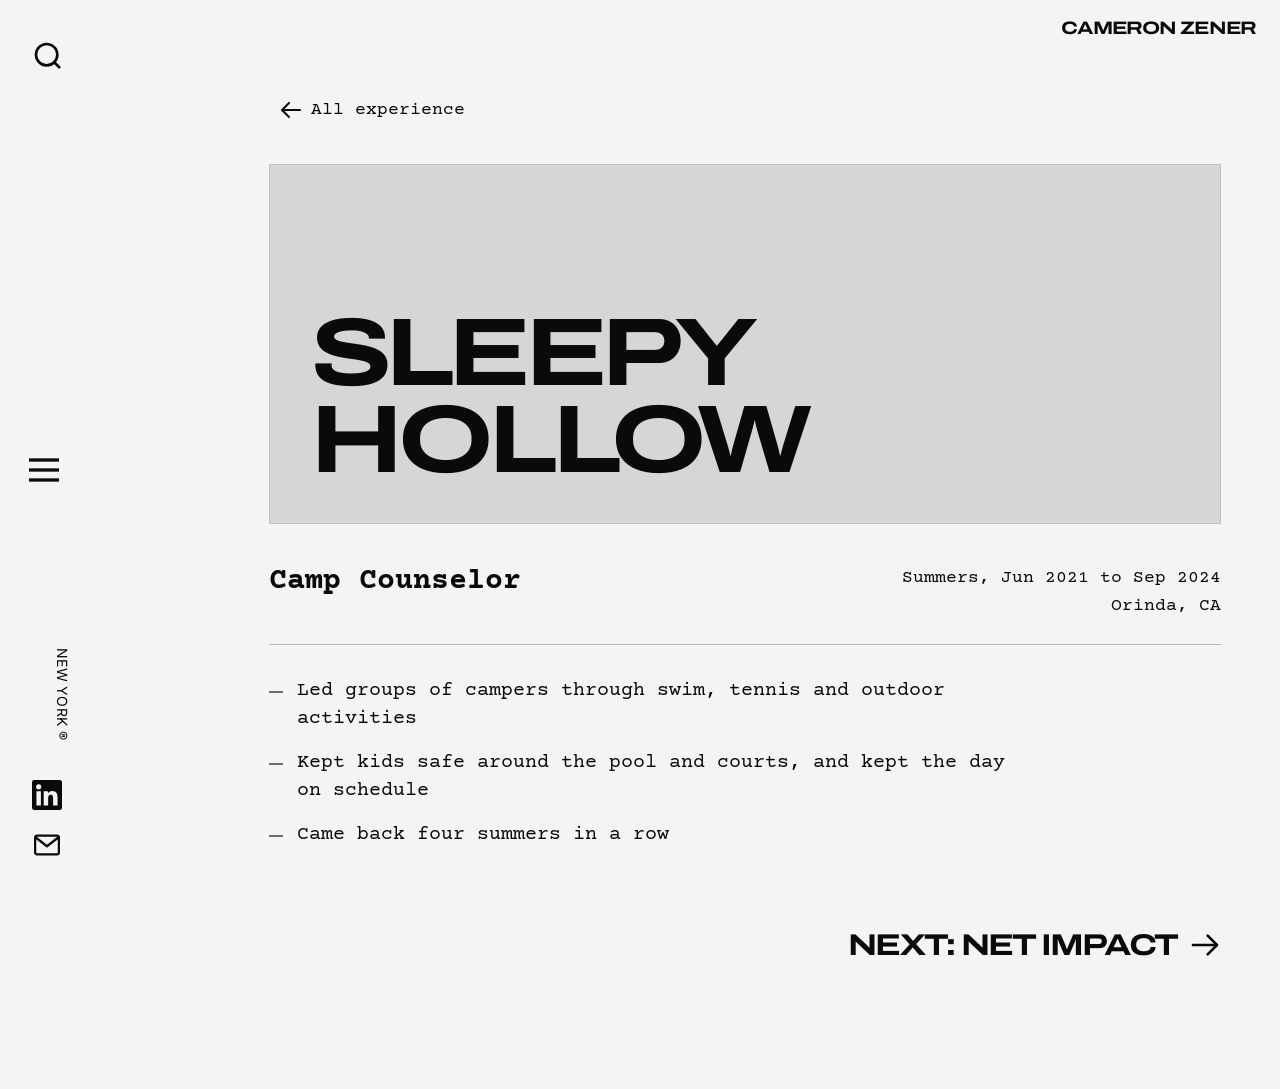
<file: experience/sleepy-hollow/index.html>
<!DOCTYPE html><html lang="en" class="theme-light"><head><meta charset="utf-8"><meta name="viewport" content="width=device-width,initial-scale=1"><link rel="icon" type="image/svg+xml" href="/favicon.svg"><link rel="sitemap" href="/sitemap-index.xml"><meta name="generator" content="Astro v7.4.5"><link rel="canonical" href="https://www.cameronzener.com/experience/sleepy-hollow/"><title>Sleepy Hollow · Cameron Zener</title><meta name="title" content="Sleepy Hollow · Cameron Zener"><meta name="description" content="Camp Counselor at Sleepy Hollow. Camp counselor at Sleepy Hollow Swim and Tennis Club for four summers."><meta property="og:type" content="website"><meta property="og:url" content="https://www.cameronzener.com/experience/sleepy-hollow/"><meta property="og:title" content="Sleepy Hollow · Cameron Zener"><meta property="og:description" content="Camp Counselor at Sleepy Hollow. Camp counselor at Sleepy Hollow Swim and Tennis Club for four summers."><meta name="twitter:card" content="summary"><meta name="twitter:title" content="Sleepy Hollow · Cameron Zener"><meta name="twitter:description" content="Camp Counselor at Sleepy Hollow. Camp counselor at Sleepy Hollow Swim and Tennis Club for four summers."><link rel="preconnect" href="https://fonts.googleapis.com"><link rel="preconnect" href="https://fonts.gstatic.com" crossorigin><!-- Free stand-ins for the Adobe Fonts on the Squarespace site:
     Pragmatica Extended -> Archivo Expanded, Aktiv Grotesk -> Inter, Courier Std -> Courier Prime --><link href="https://fonts.googleapis.com/css2?family=Archivo:wdth,wght@125,700;125,800&family=Courier+Prime:ital,wght@0,400;0,700;1,400&family=Inter:wght@400;500&display=swap" rel="stylesheet"><style>
      body { font-family: "Courier Prime", "Courier New", monospace; background-color: #000000; color: #f4f4f4; margin: 0; padding: 0; }
      .container { max-width: 100%; margin: 0 auto; }
    </style><link rel="stylesheet" href="/assets/Layout.Buff44QM.css"></head><body class="flex flex-col items-center min-h-screen relative max-w-screen p-0 m-0"><main class="container min-h-screen px-2 flex flex-col gap-10 overflow-x-clip mx-auto relative md:pl-[17%]"><a href="/" class="absolute top-0 left-0 md:left-auto md:right-0 cursor-pointer z-20" aria-label="Home"><span class="font-display block m-3 md:m-4 px-2 py-1 bg-black/80 md:text-lg text-base">Cameron Zener</span></a><article class="self-center w-full max-w-[1000px] px-4 md:px-6 pt-24 pb-32"><a href="/experience/#sleepy-hollow" class="inline-flex items-center gap-2 text-lg mb-10 animated-link"><svg width="1em" height="1em" viewBox="0 0 24 24" class="w-6 h-6 -rotate-90" data-icon="arrow"><symbol id="ai:local:arrow"><g fill="none" stroke="currentColor" stroke-linecap="round" stroke-linejoin="round" stroke-width="2"><path stroke-dasharray="20" stroke-dashoffset="20" d="M12 21V3.5"><animate fill="freeze" attributeName="stroke-dashoffset" dur="0.2s" values="20;0"/></path><path stroke-dasharray="12" stroke-dashoffset="12" d="m12 3 7 7m-7-7-7 7"><animate fill="freeze" attributeName="stroke-dashoffset" begin="0.2s" dur="0.2s" values="12;0"/></path></g></symbol><use href="#ai:local:arrow"></use></svg> All experience</a><div class="w-full min-h-[40vh] flex items-end p-6 md:p-10 text-white mb-10 border border-white/10" style="background-color:#d6d6d6"><h1 class="font-display text-5xl md:text-8xl leading-none">Sleepy Hollow</h1></div><div class="flex flex-col md:flex-row md:justify-between gap-4 border-b border-white/25 pb-6 mb-8"><div><p class="text-2xl md:text-3xl font-semibold">Camp Counselor</p></div><div class="md:text-right text-lg"><p>Summers, Jun 2021 to Sep 2024</p><p>Orinda, CA</p></div></div><div class="entry text-lg md:text-xl max-w-3xl"><ul>
<li>Led groups of campers through swim, tennis and outdoor activities</li>
<li>Kept kids safe around the pool and courts, and kept the day on schedule</li>
<li>Came back four summers in a row</li>
</ul>
</div><a href="/experience/net-impact/" class="mt-20 flex justify-end items-center gap-3 text-2xl md:text-3xl font-display group">Next: Net Impact<svg width="1em" height="1em" viewBox="0 0 24 24" class="w-8 h-8 rotate-90 group-hover:translate-x-2 transition" data-icon="arrow"><use href="#ai:local:arrow"></use></svg></a></article><section class="hidden p-2 fixed left-6 md:flex flex-col w-2/12 py-10 justify-between h-full min-h-screen z-30"><div class="flex justify-start relative z-10"><style>astro-island,astro-slot,astro-static-slot{display:contents}</style><script>(function(){let e=(e,t)=>{let n=async()=>{await(await e())()},r=typeof t.value==`object`?t.value:void 0,i={timeout:r==null?void 0:r.timeout};`requestIdleCallback`in window?window.requestIdleCallback(n,i):setTimeout(n,i.timeout||200)};(self.Astro||(self.Astro={})).idle=e,window.dispatchEvent(new Event(`astro:idle`))})();</script><script>(function(){function e(t){"@babel/helpers - typeof";return e=typeof Symbol==`function`&&typeof Symbol.iterator==`symbol`?function(e){return typeof e}:function(e){return e&&typeof Symbol==`function`&&e.constructor===Symbol&&e!==Symbol.prototype?`symbol`:typeof e},e(t)}function t(t,n){if(e(t)!=`object`||!t)return t;var r=t[Symbol.toPrimitive];if(r!==void 0){var i=r.call(t,n||`default`);if(e(i)!=`object`)return i;throw TypeError(`@@toPrimitive must return a primitive value.`)}return(n===`string`?String:Number)(t)}function n(n){var r=t(n,`string`);return e(r)==`symbol`?r:r+``}function r(e,t,r){return(t=n(t))in e?Object.defineProperty(e,t,{value:r,enumerable:!0,configurable:!0,writable:!0}):e[t]=r,e}let i=/* @__PURE__ */ new Set([`__proto__`,`constructor`,`prototype`]);{let e={0:e=>a(e),1:e=>n(e),2:e=>new RegExp(e),3:e=>new Date(e),4:e=>new Map(n(e)),5:e=>new Set(n(e)),6:e=>BigInt(e),7:e=>new URL(e),8:e=>new Uint8Array(e),9:e=>new Uint16Array(e),10:e=>new Uint32Array(e),11:e=>1/0*e},t=t=>{let[n,r]=t;return n in e?e[n](r):void 0},n=e=>e.map(t),a=e=>typeof e!=`object`||!e?e:Object.fromEntries(Object.entries(e).map(([e,n])=>[e,t(n)]));class o extends HTMLElement{constructor(...e){super(...e),r(this,`Component`,void 0),r(this,`hydrator`,void 0),r(this,`hydrate`,async()=>{var e;if(!this.hydrator||!this.isConnected)return;let t=(e=this.parentElement)==null?void 0:e.closest(`astro-island[ssr]`);if(t){t.addEventListener(`astro:hydrate`,this.hydrate,{once:!0});return}let n=this.querySelectorAll(`astro-slot`),r={},i=this.querySelectorAll(`template[data-astro-template]`);for(let e of i){let t=e.closest(this.tagName);t!=null&&t.isSameNode(this)&&(r[e.getAttribute(`data-astro-template`)||`default`]=e.innerHTML,e.remove())}for(let e of n){let t=e.closest(this.tagName);t!=null&&t.isSameNode(this)&&(r[e.getAttribute(`name`)||`default`]=e.innerHTML)}let o;try{o=this.hasAttribute(`props`)?a(JSON.parse(this.getAttribute(`props`))):{}}catch(e){let t=this.getAttribute(`component-url`)||`<unknown>`,n=this.getAttribute(`component-export`);throw n&&(t+=` (export ${n})`),console.error(`[hydrate] Error parsing props for component ${t}`,this.getAttribute(`props`),e),e}await this.hydrator(this)(this.Component,o,r,{client:this.getAttribute(`client`)}),this.removeAttribute(`ssr`),this.dispatchEvent(new CustomEvent(`astro:hydrate`))}),r(this,`unmount`,()=>{this.isConnected||this.dispatchEvent(new CustomEvent(`astro:unmount`))})}disconnectedCallback(){document.removeEventListener(`astro:after-swap`,this.unmount),document.addEventListener(`astro:after-swap`,this.unmount,{once:!0})}connectedCallback(){if(!this.hasAttribute(`await-children`)||document.readyState===`interactive`||document.readyState===`complete`)this.childrenConnectedCallback();else{let e=()=>{document.removeEventListener(`DOMContentLoaded`,e),t.disconnect(),this.childrenConnectedCallback()},t=new MutationObserver(()=>{var t;((t=this.lastChild)==null?void 0:t.nodeType)===Node.COMMENT_NODE&&this.lastChild.nodeValue===`astro:end`&&(this.lastChild.remove(),e())});t.observe(this,{childList:!0}),document.addEventListener(`DOMContentLoaded`,e)}}async childrenConnectedCallback(){let e=this.getAttribute(`before-hydration-url`);e&&await import(e),this.start()}getRetryImportUrl(e){let t=new URL(e,document.baseURI);return t.searchParams.set(`astro-retry`,Date.now().toString()),t.toString()}async importWithRetry(e){try{return await import(e)}catch(t){return await new Promise(e=>setTimeout(e,1e3)),import(this.getRetryImportUrl(e))}}handleHydrationError(e){let t=this.getAttribute(`component-url`),n=new CustomEvent(`astro:hydration-error`,{cancelable:!0,bubbles:!0,composed:!0,detail:{error:e,componentUrl:t}});this.dispatchEvent(n)&&console.error(`[astro-island] Error hydrating ${t}`,e)}async start(){let e=JSON.parse(this.getAttribute(`opts`)),t=this.getAttribute(`client`);if(Astro[t]===void 0)window.addEventListener(`astro:${t}`,()=>this.start(),{once:!0});else try{await Astro[t](async()=>{let e=this.getAttribute(`renderer-url`);try{let[t,{default:n}]=await Promise.all([this.importWithRetry(this.getAttribute(`component-url`)),e?this.importWithRetry(e):Promise.resolve({default:()=>()=>{}})]),r=this.getAttribute(`component-export`)||`default`;if(r.includes(`.`)){this.Component=t;for(let e of r.split(`.`)){if(i.has(e)||!this.Component||typeof this.Component!=`object`&&typeof this.Component!=`function`||!Object.hasOwn(this.Component,e))throw Error(`Invalid component export path: ${r}`);this.Component=this.Component[e]}}else{if(i.has(r))throw Error(`Invalid component export path: ${r}`);this.Component=t[r]}return this.hydrator=n,this.hydrate}catch(e){return this.handleHydrationError(e),()=>{}}},e,this)}catch(e){this.handleHydrationError(e)}}attributeChangedCallback(){this.hydrate()}}r(o,`observedAttributes`,[`props`]),customElements.get(`astro-island`)||customElements.define(`astro-island`,o)}})();</script><astro-island uid="Z1Jp9L" prefix="r4" component-url="/assets/SearchBar.BFJyZf34.js" component-export="default" renderer-url="/assets/client.DSgfVHwC.js" props="{&quot;items&quot;:[1,[[0,{&quot;title&quot;:[0,&quot;Economic Development Group, Member, Journalism Team&quot;],&quot;url&quot;:[0,&quot;/experience/edg/&quot;],&quot;collection&quot;:[0,&quot;experience&quot;]}],[0,{&quot;title&quot;:[0,&quot;IMG Models, Fashion Model&quot;],&quot;url&quot;:[0,&quot;/experience/img-models/&quot;],&quot;collection&quot;:[0,&quot;experience&quot;]}],[0,{&quot;title&quot;:[0,&quot;Luxury and Retail Association, Member, Mentee &amp; Outreach&quot;],&quot;url&quot;:[0,&quot;/experience/lara/&quot;],&quot;collection&quot;:[0,&quot;experience&quot;]}],[0,{&quot;title&quot;:[0,&quot;Net Impact, Member &amp; Mentee&quot;],&quot;url&quot;:[0,&quot;/experience/net-impact/&quot;],&quot;collection&quot;:[0,&quot;experience&quot;]}],[0,{&quot;title&quot;:[0,&quot;Noah&#39;s Bagels, Food Service Associate&quot;],&quot;url&quot;:[0,&quot;/experience/noahs-bagels/&quot;],&quot;collection&quot;:[0,&quot;experience&quot;]}],[0,{&quot;title&quot;:[0,&quot;Seaport Research Partners, Analyst in Equity Research&quot;],&quot;url&quot;:[0,&quot;/experience/seaport-research-partners/&quot;],&quot;collection&quot;:[0,&quot;experience&quot;]}],[0,{&quot;title&quot;:[0,&quot;Sleepy Hollow, Camp Counselor&quot;],&quot;url&quot;:[0,&quot;/experience/sleepy-hollow/&quot;],&quot;collection&quot;:[0,&quot;experience&quot;]}],[0,{&quot;title&quot;:[0,&quot;Tinker Taylor, Outreach Intern&quot;],&quot;url&quot;:[0,&quot;/experience/tinker-taylor/&quot;],&quot;collection&quot;:[0,&quot;experience&quot;]}]]]}" ssr client="idle" opts="{&quot;name&quot;:&quot;SearchBar&quot;,&quot;value&quot;:true}" await-children><div class="relative"><button class="cursor-pointer text-white" aria-label="Open search bar" aria-expanded="false"><svg class="w-8 h-8" viewBox="0 0 24 24" fill="none" stroke="currentColor" stroke-width="2"><circle cx="11" cy="11" r="8"></circle><path d="m21 21-4.35-4.35"></path></svg></button></div><!--astro:end--></astro-island></div><astro-island uid="ZertaV" prefix="r5" component-url="/assets/DeskNav.CePVo0_1.js" component-export="default" renderer-url="/assets/client.DSgfVHwC.js" props="{}" ssr client="idle" opts="{&quot;name&quot;:&quot;DeskNav&quot;,&quot;value&quot;:true}" await-children><div class="flex flex-col items-start absolute top-1/2 left-0"><div style="opacity:0;transform:translateY(-10px)"><button class="cursor-pointer" aria-label="Open navigation menu" aria-expanded="false"><svg class="w-10 h-10" viewBox="0 0 24 24" fill="none" stroke="currentColor" stroke-width="2"><line x1="3" y1="6" x2="21" y2="6"></line><line x1="3" y1="12" x2="21" y2="12"></line><line x1="3" y1="18" x2="21" y2="18"></line></svg></button></div></div><!--astro:end--></astro-island><div class="flex flex-col justify-end items-start text-3xl gap-5 relative z-10"><span class="font-nav text-sm rotate-90 absolute -top-24 -left-4 whitespace-nowrap">New York &reg;</span><a href="https://www.linkedin.com/in/cameronzener/" target="_blank" rel="noopener" aria-label="LinkedIn"><svg width="1em" height="1em" viewBox="0 0 24 24" data-icon="linkedin"><symbol id="ai:local:linkedin"><path fill="currentColor" d="M20.45 20.45h-3.56v-5.57c0-1.33-.02-3.04-1.85-3.04-1.85 0-2.14 1.45-2.14 2.94v5.67H9.35V9h3.41v1.56h.05c.48-.9 1.64-1.85 3.37-1.85 3.6 0 4.27 2.37 4.27 5.46zM5.34 7.43a2.06 2.06 0 1 1 0-4.13 2.06 2.06 0 0 1 0 4.13m1.78 13.02H3.56V9h3.56zM22.22 0H1.77C.79 0 0 .77 0 1.73v20.54C0 23.23.79 24 1.77 24h20.45c.98 0 1.78-.77 1.78-1.73V1.73C24 .77 23.2 0 22.22 0"/></symbol><use href="#ai:local:linkedin"></use></svg></a><a href="mailto:ccamzener@gmail.com" aria-label="Email"><svg width="1em" height="1em" viewBox="0 0 24 24" data-icon="mail"><symbol id="ai:local:mail"><g fill="none" stroke="currentColor" stroke-linecap="round" stroke-linejoin="round" stroke-width="1.8"><rect width="19" height="15" x="2.5" y="4.5" rx="1.5"/><path d="m3 6 9 7 9-7"/></g></symbol><use href="#ai:local:mail"></use></svg></a></div></section><astro-island uid="Z2wOmIU" prefix="r1" component-url="/assets/Hamburger.C0kEbR2i.js" component-export="default" renderer-url="/assets/client.DSgfVHwC.js" props="{}" ssr client="idle" opts="{&quot;name&quot;:&quot;Hamburger&quot;,&quot;value&quot;:true}" await-children><div class="md:hidden"><nav aria-hidden="true" class="fixed inset-0 z-40 flex flex-col items-center bg-background transition-opacity duration-300 opacity-0 pointer-events-none"><ul class="font-nav my-auto flex flex-col gap-5 text-3xl text-center"><li><a href="/" target="_self" rel="noopener noreferrer" class="animated-link ">Home</a></li><li><a href="/experience" target="_self" rel="noopener noreferrer" class="animated-link ">Experience</a></li><li><a href="/lookbook" target="_self" rel="noopener noreferrer" class="animated-link ">Lookbook</a></li><li><a href="/about" target="_self" rel="noopener noreferrer" class="animated-link ">About</a></li><li><a href="/contact" target="_self" rel="noopener noreferrer" class="animated-link ">Contact</a></li></ul><div class="flex pb-10"><a href="https://www.linkedin.com/in/cameronzener/" target="_blank" rel="noopener noreferrer" aria-label="LinkedIn"><img src="/icons/linkedin.svg" alt="LinkedIn" class="w-9 h-9 mx-3"/></a><a href="mailto:ccamzener@gmail.com" aria-label="Email"><img src="/icons/mail.svg" alt="Email" class="w-9 h-9 mx-3"/></a></div></nav><button class="fixed top-3 right-3 z-50 p-2 bg-background/80 rounded-sm" aria-expanded="false" aria-label="Open menu"><svg xmlns="http://www.w3.org/2000/svg" width="26" height="26" viewBox="0 0 24 24" fill="none" stroke="currentColor" stroke-width="2" stroke-linecap="round"><path d="M4 6h16M4 12h16M4 18h16"></path></svg></button></div><!--astro:end--></astro-island></main></body></html>
</file>
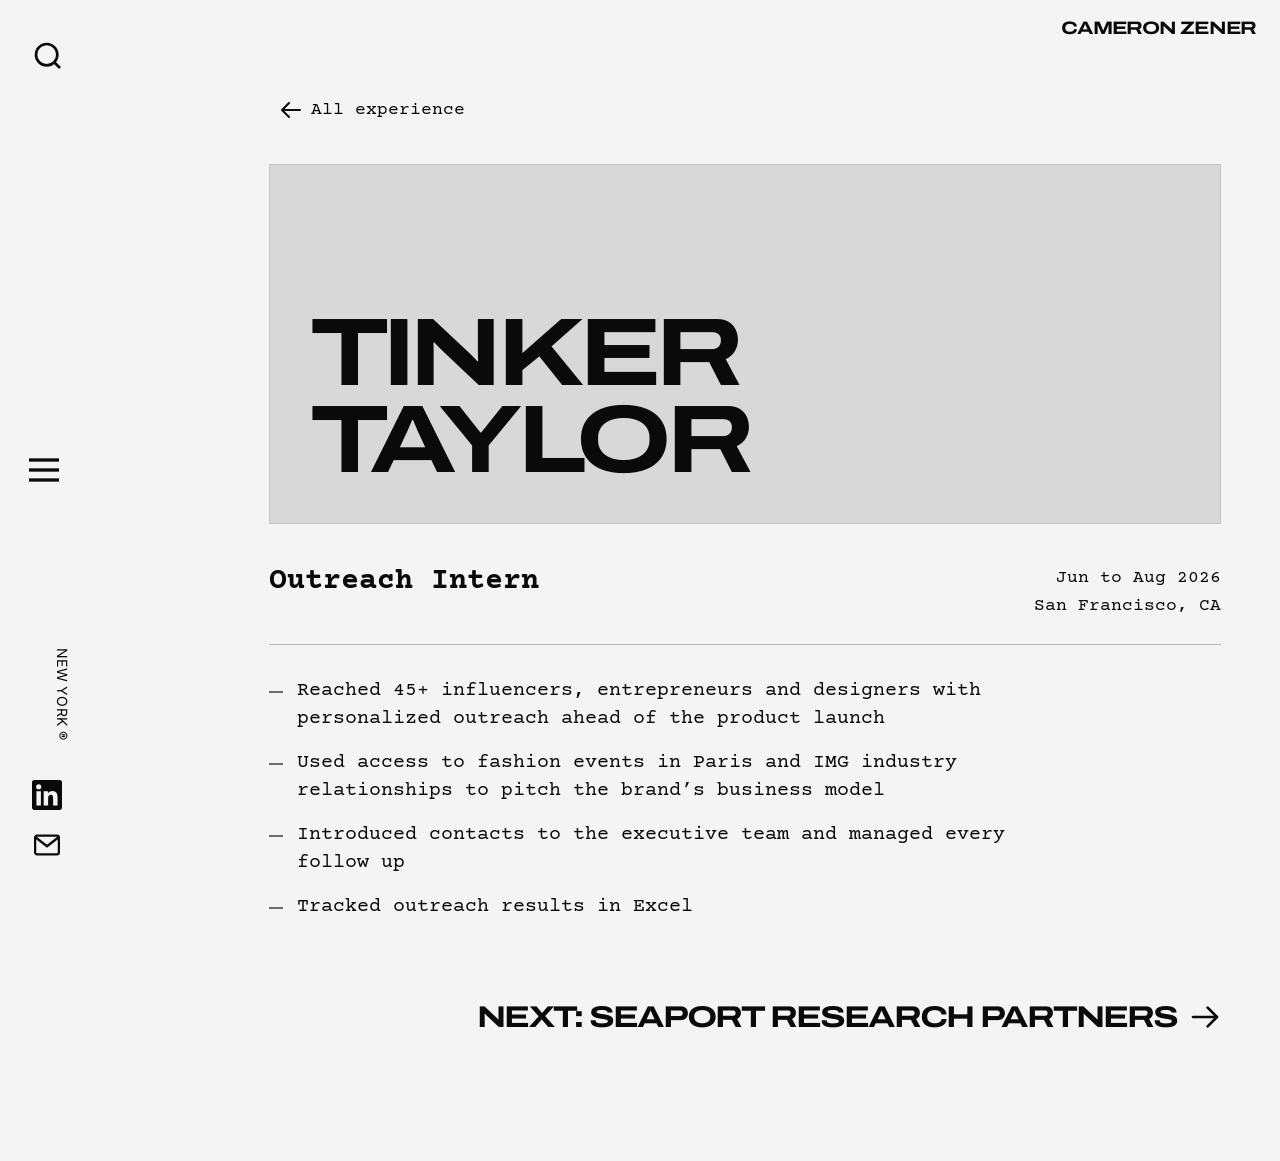
<file: experience/tinker-taylor/index.html>
<!DOCTYPE html><html lang="en" class="theme-light"><head><meta charset="utf-8"><meta name="viewport" content="width=device-width,initial-scale=1"><link rel="icon" type="image/svg+xml" href="/favicon.svg"><link rel="sitemap" href="/sitemap-index.xml"><meta name="generator" content="Astro v7.4.5"><link rel="canonical" href="https://www.cameronzener.com/experience/tinker-taylor/"><title>Tinker Taylor · Cameron Zener</title><meta name="title" content="Tinker Taylor · Cameron Zener"><meta name="description" content="Outreach Intern at Tinker Taylor. Reached 45+ influencers for a fashion startup ahead of its product launch."><meta property="og:type" content="website"><meta property="og:url" content="https://www.cameronzener.com/experience/tinker-taylor/"><meta property="og:title" content="Tinker Taylor · Cameron Zener"><meta property="og:description" content="Outreach Intern at Tinker Taylor. Reached 45+ influencers for a fashion startup ahead of its product launch."><meta name="twitter:card" content="summary"><meta name="twitter:title" content="Tinker Taylor · Cameron Zener"><meta name="twitter:description" content="Outreach Intern at Tinker Taylor. Reached 45+ influencers for a fashion startup ahead of its product launch."><link rel="preconnect" href="https://fonts.googleapis.com"><link rel="preconnect" href="https://fonts.gstatic.com" crossorigin><!-- Free stand-ins for the Adobe Fonts on the Squarespace site:
     Pragmatica Extended -> Archivo Expanded, Aktiv Grotesk -> Inter, Courier Std -> Courier Prime --><link href="https://fonts.googleapis.com/css2?family=Archivo:wdth,wght@125,700;125,800&family=Courier+Prime:ital,wght@0,400;0,700;1,400&family=Inter:wght@400;500&display=swap" rel="stylesheet"><style>
      body { font-family: "Courier Prime", "Courier New", monospace; background-color: #000000; color: #f4f4f4; margin: 0; padding: 0; }
      .container { max-width: 100%; margin: 0 auto; }
    </style><link rel="stylesheet" href="/assets/Layout.Buff44QM.css"></head><body class="flex flex-col items-center min-h-screen relative max-w-screen p-0 m-0"><main class="container min-h-screen px-2 flex flex-col gap-10 overflow-x-clip mx-auto relative md:pl-[17%]"><a href="/" class="absolute top-0 left-0 md:left-auto md:right-0 cursor-pointer z-20" aria-label="Home"><span class="font-display block m-3 md:m-4 px-2 py-1 bg-black/80 md:text-lg text-base">Cameron Zener</span></a><article class="self-center w-full max-w-[1000px] px-4 md:px-6 pt-24 pb-32"><a href="/experience/#tinker-taylor" class="inline-flex items-center gap-2 text-lg mb-10 animated-link"><svg width="1em" height="1em" viewBox="0 0 24 24" class="w-6 h-6 -rotate-90" data-icon="arrow"><symbol id="ai:local:arrow"><g fill="none" stroke="currentColor" stroke-linecap="round" stroke-linejoin="round" stroke-width="2"><path stroke-dasharray="20" stroke-dashoffset="20" d="M12 21V3.5"><animate fill="freeze" attributeName="stroke-dashoffset" dur="0.2s" values="20;0"/></path><path stroke-dasharray="12" stroke-dashoffset="12" d="m12 3 7 7m-7-7-7 7"><animate fill="freeze" attributeName="stroke-dashoffset" begin="0.2s" dur="0.2s" values="12;0"/></path></g></symbol><use href="#ai:local:arrow"></use></svg> All experience</a><div class="w-full min-h-[40vh] flex items-end p-6 md:p-10 text-white mb-10 border border-white/10" style="background-color:#d8d8d8"><h1 class="font-display text-5xl md:text-8xl leading-none">Tinker Taylor</h1></div><div class="flex flex-col md:flex-row md:justify-between gap-4 border-b border-white/25 pb-6 mb-8"><div><p class="text-2xl md:text-3xl font-semibold">Outreach Intern</p></div><div class="md:text-right text-lg"><p>Jun to Aug 2026</p><p>San Francisco, CA</p></div></div><div class="entry text-lg md:text-xl max-w-3xl"><ul>
<li>Reached 45+ influencers, entrepreneurs and designers with personalized outreach ahead of the product launch</li>
<li>Used access to fashion events in Paris and IMG industry relationships to pitch the brand’s business model</li>
<li>Introduced contacts to the executive team and managed every follow up</li>
<li>Tracked outreach results in Excel</li>
</ul>
</div><a href="/experience/seaport-research-partners/" class="mt-20 flex justify-end items-center gap-3 text-2xl md:text-3xl font-display group">Next: Seaport Research Partners<svg width="1em" height="1em" viewBox="0 0 24 24" class="w-8 h-8 rotate-90 group-hover:translate-x-2 transition" data-icon="arrow"><use href="#ai:local:arrow"></use></svg></a></article><section class="hidden p-2 fixed left-6 md:flex flex-col w-2/12 py-10 justify-between h-full min-h-screen z-30"><div class="flex justify-start relative z-10"><style>astro-island,astro-slot,astro-static-slot{display:contents}</style><script>(function(){let e=(e,t)=>{let n=async()=>{await(await e())()},r=typeof t.value==`object`?t.value:void 0,i={timeout:r==null?void 0:r.timeout};`requestIdleCallback`in window?window.requestIdleCallback(n,i):setTimeout(n,i.timeout||200)};(self.Astro||(self.Astro={})).idle=e,window.dispatchEvent(new Event(`astro:idle`))})();</script><script>(function(){function e(t){"@babel/helpers - typeof";return e=typeof Symbol==`function`&&typeof Symbol.iterator==`symbol`?function(e){return typeof e}:function(e){return e&&typeof Symbol==`function`&&e.constructor===Symbol&&e!==Symbol.prototype?`symbol`:typeof e},e(t)}function t(t,n){if(e(t)!=`object`||!t)return t;var r=t[Symbol.toPrimitive];if(r!==void 0){var i=r.call(t,n||`default`);if(e(i)!=`object`)return i;throw TypeError(`@@toPrimitive must return a primitive value.`)}return(n===`string`?String:Number)(t)}function n(n){var r=t(n,`string`);return e(r)==`symbol`?r:r+``}function r(e,t,r){return(t=n(t))in e?Object.defineProperty(e,t,{value:r,enumerable:!0,configurable:!0,writable:!0}):e[t]=r,e}let i=/* @__PURE__ */ new Set([`__proto__`,`constructor`,`prototype`]);{let e={0:e=>a(e),1:e=>n(e),2:e=>new RegExp(e),3:e=>new Date(e),4:e=>new Map(n(e)),5:e=>new Set(n(e)),6:e=>BigInt(e),7:e=>new URL(e),8:e=>new Uint8Array(e),9:e=>new Uint16Array(e),10:e=>new Uint32Array(e),11:e=>1/0*e},t=t=>{let[n,r]=t;return n in e?e[n](r):void 0},n=e=>e.map(t),a=e=>typeof e!=`object`||!e?e:Object.fromEntries(Object.entries(e).map(([e,n])=>[e,t(n)]));class o extends HTMLElement{constructor(...e){super(...e),r(this,`Component`,void 0),r(this,`hydrator`,void 0),r(this,`hydrate`,async()=>{var e;if(!this.hydrator||!this.isConnected)return;let t=(e=this.parentElement)==null?void 0:e.closest(`astro-island[ssr]`);if(t){t.addEventListener(`astro:hydrate`,this.hydrate,{once:!0});return}let n=this.querySelectorAll(`astro-slot`),r={},i=this.querySelectorAll(`template[data-astro-template]`);for(let e of i){let t=e.closest(this.tagName);t!=null&&t.isSameNode(this)&&(r[e.getAttribute(`data-astro-template`)||`default`]=e.innerHTML,e.remove())}for(let e of n){let t=e.closest(this.tagName);t!=null&&t.isSameNode(this)&&(r[e.getAttribute(`name`)||`default`]=e.innerHTML)}let o;try{o=this.hasAttribute(`props`)?a(JSON.parse(this.getAttribute(`props`))):{}}catch(e){let t=this.getAttribute(`component-url`)||`<unknown>`,n=this.getAttribute(`component-export`);throw n&&(t+=` (export ${n})`),console.error(`[hydrate] Error parsing props for component ${t}`,this.getAttribute(`props`),e),e}await this.hydrator(this)(this.Component,o,r,{client:this.getAttribute(`client`)}),this.removeAttribute(`ssr`),this.dispatchEvent(new CustomEvent(`astro:hydrate`))}),r(this,`unmount`,()=>{this.isConnected||this.dispatchEvent(new CustomEvent(`astro:unmount`))})}disconnectedCallback(){document.removeEventListener(`astro:after-swap`,this.unmount),document.addEventListener(`astro:after-swap`,this.unmount,{once:!0})}connectedCallback(){if(!this.hasAttribute(`await-children`)||document.readyState===`interactive`||document.readyState===`complete`)this.childrenConnectedCallback();else{let e=()=>{document.removeEventListener(`DOMContentLoaded`,e),t.disconnect(),this.childrenConnectedCallback()},t=new MutationObserver(()=>{var t;((t=this.lastChild)==null?void 0:t.nodeType)===Node.COMMENT_NODE&&this.lastChild.nodeValue===`astro:end`&&(this.lastChild.remove(),e())});t.observe(this,{childList:!0}),document.addEventListener(`DOMContentLoaded`,e)}}async childrenConnectedCallback(){let e=this.getAttribute(`before-hydration-url`);e&&await import(e),this.start()}getRetryImportUrl(e){let t=new URL(e,document.baseURI);return t.searchParams.set(`astro-retry`,Date.now().toString()),t.toString()}async importWithRetry(e){try{return await import(e)}catch(t){return await new Promise(e=>setTimeout(e,1e3)),import(this.getRetryImportUrl(e))}}handleHydrationError(e){let t=this.getAttribute(`component-url`),n=new CustomEvent(`astro:hydration-error`,{cancelable:!0,bubbles:!0,composed:!0,detail:{error:e,componentUrl:t}});this.dispatchEvent(n)&&console.error(`[astro-island] Error hydrating ${t}`,e)}async start(){let e=JSON.parse(this.getAttribute(`opts`)),t=this.getAttribute(`client`);if(Astro[t]===void 0)window.addEventListener(`astro:${t}`,()=>this.start(),{once:!0});else try{await Astro[t](async()=>{let e=this.getAttribute(`renderer-url`);try{let[t,{default:n}]=await Promise.all([this.importWithRetry(this.getAttribute(`component-url`)),e?this.importWithRetry(e):Promise.resolve({default:()=>()=>{}})]),r=this.getAttribute(`component-export`)||`default`;if(r.includes(`.`)){this.Component=t;for(let e of r.split(`.`)){if(i.has(e)||!this.Component||typeof this.Component!=`object`&&typeof this.Component!=`function`||!Object.hasOwn(this.Component,e))throw Error(`Invalid component export path: ${r}`);this.Component=this.Component[e]}}else{if(i.has(r))throw Error(`Invalid component export path: ${r}`);this.Component=t[r]}return this.hydrator=n,this.hydrate}catch(e){return this.handleHydrationError(e),()=>{}}},e,this)}catch(e){this.handleHydrationError(e)}}attributeChangedCallback(){this.hydrate()}}r(o,`observedAttributes`,[`props`]),customElements.get(`astro-island`)||customElements.define(`astro-island`,o)}})();</script><astro-island uid="Z1Jp9L" prefix="r4" component-url="/assets/SearchBar.BFJyZf34.js" component-export="default" renderer-url="/assets/client.DSgfVHwC.js" props="{&quot;items&quot;:[1,[[0,{&quot;title&quot;:[0,&quot;Economic Development Group, Member, Journalism Team&quot;],&quot;url&quot;:[0,&quot;/experience/edg/&quot;],&quot;collection&quot;:[0,&quot;experience&quot;]}],[0,{&quot;title&quot;:[0,&quot;IMG Models, Fashion Model&quot;],&quot;url&quot;:[0,&quot;/experience/img-models/&quot;],&quot;collection&quot;:[0,&quot;experience&quot;]}],[0,{&quot;title&quot;:[0,&quot;Luxury and Retail Association, Member, Mentee &amp; Outreach&quot;],&quot;url&quot;:[0,&quot;/experience/lara/&quot;],&quot;collection&quot;:[0,&quot;experience&quot;]}],[0,{&quot;title&quot;:[0,&quot;Net Impact, Member &amp; Mentee&quot;],&quot;url&quot;:[0,&quot;/experience/net-impact/&quot;],&quot;collection&quot;:[0,&quot;experience&quot;]}],[0,{&quot;title&quot;:[0,&quot;Noah&#39;s Bagels, Food Service Associate&quot;],&quot;url&quot;:[0,&quot;/experience/noahs-bagels/&quot;],&quot;collection&quot;:[0,&quot;experience&quot;]}],[0,{&quot;title&quot;:[0,&quot;Seaport Research Partners, Analyst in Equity Research&quot;],&quot;url&quot;:[0,&quot;/experience/seaport-research-partners/&quot;],&quot;collection&quot;:[0,&quot;experience&quot;]}],[0,{&quot;title&quot;:[0,&quot;Sleepy Hollow, Camp Counselor&quot;],&quot;url&quot;:[0,&quot;/experience/sleepy-hollow/&quot;],&quot;collection&quot;:[0,&quot;experience&quot;]}],[0,{&quot;title&quot;:[0,&quot;Tinker Taylor, Outreach Intern&quot;],&quot;url&quot;:[0,&quot;/experience/tinker-taylor/&quot;],&quot;collection&quot;:[0,&quot;experience&quot;]}]]]}" ssr client="idle" opts="{&quot;name&quot;:&quot;SearchBar&quot;,&quot;value&quot;:true}" await-children><div class="relative"><button class="cursor-pointer text-white" aria-label="Open search bar" aria-expanded="false"><svg class="w-8 h-8" viewBox="0 0 24 24" fill="none" stroke="currentColor" stroke-width="2"><circle cx="11" cy="11" r="8"></circle><path d="m21 21-4.35-4.35"></path></svg></button></div><!--astro:end--></astro-island></div><astro-island uid="ZertaV" prefix="r5" component-url="/assets/DeskNav.CePVo0_1.js" component-export="default" renderer-url="/assets/client.DSgfVHwC.js" props="{}" ssr client="idle" opts="{&quot;name&quot;:&quot;DeskNav&quot;,&quot;value&quot;:true}" await-children><div class="flex flex-col items-start absolute top-1/2 left-0"><div style="opacity:0;transform:translateY(-10px)"><button class="cursor-pointer" aria-label="Open navigation menu" aria-expanded="false"><svg class="w-10 h-10" viewBox="0 0 24 24" fill="none" stroke="currentColor" stroke-width="2"><line x1="3" y1="6" x2="21" y2="6"></line><line x1="3" y1="12" x2="21" y2="12"></line><line x1="3" y1="18" x2="21" y2="18"></line></svg></button></div></div><!--astro:end--></astro-island><div class="flex flex-col justify-end items-start text-3xl gap-5 relative z-10"><span class="font-nav text-sm rotate-90 absolute -top-24 -left-4 whitespace-nowrap">New York &reg;</span><a href="https://www.linkedin.com/in/cameronzener/" target="_blank" rel="noopener" aria-label="LinkedIn"><svg width="1em" height="1em" viewBox="0 0 24 24" data-icon="linkedin"><symbol id="ai:local:linkedin"><path fill="currentColor" d="M20.45 20.45h-3.56v-5.57c0-1.33-.02-3.04-1.85-3.04-1.85 0-2.14 1.45-2.14 2.94v5.67H9.35V9h3.41v1.56h.05c.48-.9 1.64-1.85 3.37-1.85 3.6 0 4.27 2.37 4.27 5.46zM5.34 7.43a2.06 2.06 0 1 1 0-4.13 2.06 2.06 0 0 1 0 4.13m1.78 13.02H3.56V9h3.56zM22.22 0H1.77C.79 0 0 .77 0 1.73v20.54C0 23.23.79 24 1.77 24h20.45c.98 0 1.78-.77 1.78-1.73V1.73C24 .77 23.2 0 22.22 0"/></symbol><use href="#ai:local:linkedin"></use></svg></a><a href="mailto:ccamzener@gmail.com" aria-label="Email"><svg width="1em" height="1em" viewBox="0 0 24 24" data-icon="mail"><symbol id="ai:local:mail"><g fill="none" stroke="currentColor" stroke-linecap="round" stroke-linejoin="round" stroke-width="1.8"><rect width="19" height="15" x="2.5" y="4.5" rx="1.5"/><path d="m3 6 9 7 9-7"/></g></symbol><use href="#ai:local:mail"></use></svg></a></div></section><astro-island uid="Z2wOmIU" prefix="r1" component-url="/assets/Hamburger.C0kEbR2i.js" component-export="default" renderer-url="/assets/client.DSgfVHwC.js" props="{}" ssr client="idle" opts="{&quot;name&quot;:&quot;Hamburger&quot;,&quot;value&quot;:true}" await-children><div class="md:hidden"><nav aria-hidden="true" class="fixed inset-0 z-40 flex flex-col items-center bg-background transition-opacity duration-300 opacity-0 pointer-events-none"><ul class="font-nav my-auto flex flex-col gap-5 text-3xl text-center"><li><a href="/" target="_self" rel="noopener noreferrer" class="animated-link ">Home</a></li><li><a href="/experience" target="_self" rel="noopener noreferrer" class="animated-link ">Experience</a></li><li><a href="/lookbook" target="_self" rel="noopener noreferrer" class="animated-link ">Lookbook</a></li><li><a href="/about" target="_self" rel="noopener noreferrer" class="animated-link ">About</a></li><li><a href="/contact" target="_self" rel="noopener noreferrer" class="animated-link ">Contact</a></li></ul><div class="flex pb-10"><a href="https://www.linkedin.com/in/cameronzener/" target="_blank" rel="noopener noreferrer" aria-label="LinkedIn"><img src="/icons/linkedin.svg" alt="LinkedIn" class="w-9 h-9 mx-3"/></a><a href="mailto:ccamzener@gmail.com" aria-label="Email"><img src="/icons/mail.svg" alt="Email" class="w-9 h-9 mx-3"/></a></div></nav><button class="fixed top-3 right-3 z-50 p-2 bg-background/80 rounded-sm" aria-expanded="false" aria-label="Open menu"><svg xmlns="http://www.w3.org/2000/svg" width="26" height="26" viewBox="0 0 24 24" fill="none" stroke="currentColor" stroke-width="2" stroke-linecap="round"><path d="M4 6h16M4 12h16M4 18h16"></path></svg></button></div><!--astro:end--></astro-island></main></body></html>
</file>
<file: assets/Layout.Buff44QM.css>
/*! tailwindcss v4.3.5 | MIT License | https://tailwindcss.com */
@layer properties{@supports (((-webkit-hyphens:none)) and (not (margin-trim:block))) or ((-moz-orient:inline) and (not (color:rgb(from red r g b)))){*,:before,:after,::backdrop{--tw-rotate-x:initial;--tw-rotate-y:initial;--tw-rotate-z:initial;--tw-skew-x:initial;--tw-skew-y:initial;--tw-space-y-reverse:0;--tw-divide-y-reverse:0;--tw-border-style:solid;--tw-leading:initial;--tw-font-weight:initial;--tw-tracking:initial;--tw-shadow:0 0 #0000;--tw-shadow-color:initial;--tw-shadow-alpha:100%;--tw-inset-shadow:0 0 #0000;--tw-inset-shadow-color:initial;--tw-inset-shadow-alpha:100%;--tw-ring-color:initial;--tw-ring-shadow:0 0 #0000;--tw-inset-ring-color:initial;--tw-inset-ring-shadow:0 0 #0000;--tw-ring-inset:initial;--tw-ring-offset-width:0px;--tw-ring-offset-color:#fff;--tw-ring-offset-shadow:0 0 #0000;--tw-outline-style:solid;--tw-blur:initial;--tw-brightness:initial;--tw-contrast:initial;--tw-grayscale:initial;--tw-hue-rotate:initial;--tw-invert:initial;--tw-opacity:initial;--tw-saturate:initial;--tw-sepia:initial;--tw-drop-shadow:initial;--tw-drop-shadow-color:initial;--tw-drop-shadow-alpha:100%;--tw-drop-shadow-size:initial;--tw-duration:initial;--tw-ease:initial;--tw-translate-x:0;--tw-translate-y:0;--tw-translate-z:0}}}@layer theme{:root,:host{--font-sans:"Courier Prime", "Courier New", monospace;--font-mono:ui-monospace, SFMono-Regular, Menlo, Monaco, Consolas, "Liberation Mono", "Courier New", monospace;--color-black:#040404;--color-white:#f4f4f4;--spacing:.25rem;--container-md:28rem;--container-lg:32rem;--container-2xl:42rem;--container-3xl:48rem;--container-5xl:64rem;--text-xs:.75rem;--text-xs--line-height:calc(1 / .75);--text-sm:.875rem;--text-sm--line-height:calc(1.25 / .875);--text-base:1rem;--text-base--line-height:calc(1.5 / 1);--text-lg:1.125rem;--text-lg--line-height:calc(1.75 / 1.125);--text-xl:1.25rem;--text-xl--line-height:calc(1.75 / 1.25);--text-2xl:1.5rem;--text-2xl--line-height:calc(2 / 1.5);--text-3xl:1.875rem;--text-3xl--line-height:calc(2.25 / 1.875);--text-4xl:2.25rem;--text-4xl--line-height:calc(2.5 / 2.25);--text-5xl:3rem;--text-5xl--line-height:1;--text-6xl:3.75rem;--text-6xl--line-height:1;--text-7xl:4.5rem;--text-7xl--line-height:1;--text-8xl:6rem;--text-8xl--line-height:1;--text-9xl:8rem;--text-9xl--line-height:1;--font-weight-medium:500;--font-weight-semibold:600;--font-weight-bold:700;--tracking-wide:.025em;--tracking-widest:.1em;--leading-tight:1.25;--leading-snug:1.375;--leading-normal:1.5;--radius-sm:.25rem;--radius-lg:.5rem;--radius-xl:.75rem;--ease-in-out:cubic-bezier(.4, 0, .2, 1);--default-transition-duration:.15s;--default-transition-timing-function:cubic-bezier(.4, 0, .2, 1);--default-font-family:var(--font-sans);--default-mono-font-family:var(--font-mono);--font-nav:"Inter", "Helvetica Neue", Arial, sans-serif;--font-display:"Archivo", "Helvetica Neue", Arial, sans-serif;--color-primary:#8c8c8c;--color-muted:#0d0d0d;--color-background:#000}}@layer base{*,:after,:before,::backdrop{box-sizing:border-box;border:0 solid;margin:0;padding:0}::file-selector-button{box-sizing:border-box;border:0 solid;margin:0;padding:0}html,:host{-webkit-text-size-adjust:100%;tab-size:4;line-height:1.5;font-family:var(--default-font-family,-apple-system, BlinkMacSystemFont, "Segoe UI", Roboto, "Helvetica Neue", "Noto Sans", Arial, sans-serif, "Apple Color Emoji", "Segoe UI Emoji", "Segoe UI Symbol", "Noto Color Emoji");font-feature-settings:var(--default-font-feature-settings,normal);font-variation-settings:var(--default-font-variation-settings,normal);-webkit-tap-highlight-color:transparent}hr{height:0;color:inherit;border-top-width:1px}abbr:where([title]){text-decoration:underline dotted}h1,h2,h3,h4,h5,h6{font-size:inherit;font-weight:inherit}a{color:inherit;-webkit-text-decoration:inherit;-webkit-text-decoration:inherit;-webkit-text-decoration:inherit;text-decoration:inherit}b,strong{font-weight:bolder}code,kbd,samp,pre{font-family:var(--default-mono-font-family,ui-monospace, SFMono-Regular, Menlo, Monaco, Consolas, "Liberation Mono", "Courier New", monospace);font-feature-settings:var(--default-mono-font-feature-settings,normal);font-variation-settings:var(--default-mono-font-variation-settings,normal);font-size:1em}small{font-size:80%}sub,sup{vertical-align:baseline;font-size:75%;line-height:0;position:relative}sub{bottom:-.25em}sup{top:-.5em}table{text-indent:0;border-color:inherit;border-collapse:collapse}:-moz-focusring:where(:not(iframe)){outline:auto}progress{vertical-align:baseline}summary{display:list-item}ol,ul,menu{list-style:none}img,svg,video,canvas,audio,iframe,embed,object{vertical-align:middle;display:block}img,video{max-width:100%;height:auto}button,input,select,optgroup,textarea{font:inherit;font-feature-settings:inherit;font-variation-settings:inherit;letter-spacing:inherit;color:inherit;opacity:1;background-color:#0000;border-radius:0}::file-selector-button{font:inherit;font-feature-settings:inherit;font-variation-settings:inherit;letter-spacing:inherit;color:inherit;opacity:1;background-color:#0000;border-radius:0}:where(select:is([multiple],[size])) optgroup{font-weight:bolder}:where(select:is([multiple],[size])) optgroup option{padding-inline-start:20px}::file-selector-button{margin-inline-end:4px}::placeholder{opacity:1}@supports (not ((-webkit-appearance:-apple-pay-button))) or (contain-intrinsic-size:1px){::placeholder{color:currentColor}@supports (color:color-mix(in lab, red, red)){::placeholder{color:color-mix(in oklab, currentcolor 50%, transparent)}}}textarea{resize:vertical}::-webkit-search-decoration{-webkit-appearance:none}::-webkit-date-and-time-value{min-height:1lh;text-align:inherit}::-webkit-datetime-edit{display:inline-flex}::-webkit-datetime-edit-fields-wrapper{padding:0}::-webkit-datetime-edit{padding-block:0}::-webkit-datetime-edit-year-field{padding-block:0}::-webkit-datetime-edit-month-field{padding-block:0}::-webkit-datetime-edit-day-field{padding-block:0}::-webkit-datetime-edit-hour-field{padding-block:0}::-webkit-datetime-edit-minute-field{padding-block:0}::-webkit-datetime-edit-second-field{padding-block:0}::-webkit-datetime-edit-millisecond-field{padding-block:0}::-webkit-datetime-edit-meridiem-field{padding-block:0}::-webkit-calendar-picker-indicator{line-height:1}:-moz-ui-invalid{box-shadow:none}button,input:where([type=button],[type=reset],[type=submit]){appearance:button}::file-selector-button{appearance:button}::-webkit-inner-spin-button{height:auto}::-webkit-outer-spin-button{height:auto}[hidden]:where(:not([hidden=until-found])){display:none!important}body{font-family:var(--font-sans);background-color:var(--color-background);color:var(--color-white)}}@layer components;@layer utilities{.pointer-events-none{pointer-events:none}.absolute{position:absolute}.fixed{position:fixed}.relative{position:relative}.static{position:static}.inset-0{inset:0}.-top-1{top:calc(var(--spacing) * -1)}.-top-24{top:calc(var(--spacing) * -24)}.top-0{top:0}.top-1\/2{top:50%}.top-3{top:calc(var(--spacing) * 3)}.right-3{right:calc(var(--spacing) * 3)}.bottom-1\/4{bottom:25%}.bottom-3{bottom:calc(var(--spacing) * 3)}.-left-1{left:calc(var(--spacing) * -1)}.-left-4{left:calc(var(--spacing) * -4)}.-left-6{left:calc(var(--spacing) * -6)}.left-0{left:0}.left-3{left:calc(var(--spacing) * 3)}.left-6{left:calc(var(--spacing) * 6)}.z-10{z-index:10}.z-20{z-index:20}.z-30{z-index:30}.z-40{z-index:40}.z-50{z-index:50}.col-span-1{grid-column:span 1/span 1}.col-start-2{grid-column-start:2}.container{width:100%}@media (width>=40rem){.container{max-width:40rem}}@media (width>=48rem){.container{max-width:48rem}}@media (width>=64rem){.container{max-width:64rem}}@media (width>=80rem){.container{max-width:80rem}}@media (width>=96rem){.container{max-width:96rem}}@media (width>=120rem){.container{max-width:120rem}}.m-0{margin:0}.m-3{margin:calc(var(--spacing) * 3)}.mx-3{margin-inline:calc(var(--spacing) * 3)}.mx-auto{margin-inline:auto}.my-auto{margin-block:auto}.mt-1{margin-top:var(--spacing)}.mt-2{margin-top:calc(var(--spacing) * 2)}.mt-3{margin-top:calc(var(--spacing) * 3)}.mt-4{margin-top:calc(var(--spacing) * 4)}.mt-5{margin-top:calc(var(--spacing) * 5)}.mt-6{margin-top:calc(var(--spacing) * 6)}.mt-10{margin-top:calc(var(--spacing) * 10)}.mt-12{margin-top:calc(var(--spacing) * 12)}.mt-14{margin-top:calc(var(--spacing) * 14)}.mt-20{margin-top:calc(var(--spacing) * 20)}.mt-24{margin-top:calc(var(--spacing) * 24)}.mt-28{margin-top:calc(var(--spacing) * 28)}.mt-auto{margin-top:auto}.mr-5{margin-right:calc(var(--spacing) * 5)}.mb-2{margin-bottom:calc(var(--spacing) * 2)}.mb-3{margin-bottom:calc(var(--spacing) * 3)}.mb-6{margin-bottom:calc(var(--spacing) * 6)}.mb-8{margin-bottom:calc(var(--spacing) * 8)}.mb-10{margin-bottom:calc(var(--spacing) * 10)}.mb-12{margin-bottom:calc(var(--spacing) * 12)}.mb-16{margin-bottom:calc(var(--spacing) * 16)}.ml-2{margin-left:calc(var(--spacing) * 2)}.ml-6{margin-left:calc(var(--spacing) * 6)}.block{display:block}.flex{display:flex}.grid{display:grid}.hidden{display:none}.inline-block{display:inline-block}.inline-flex{display:inline-flex}.aspect-\[3\/4\]{aspect-ratio:3/4}.aspect-\[4\/3\]{aspect-ratio:4/3}.aspect-square{aspect-ratio:1}.h-6{height:calc(var(--spacing) * 6)}.h-8{height:calc(var(--spacing) * 8)}.h-9{height:calc(var(--spacing) * 9)}.h-10{height:calc(var(--spacing) * 10)}.h-14{height:calc(var(--spacing) * 14)}.h-25{height:calc(var(--spacing) * 25)}.h-\[56vh\]{height:56vh}.h-auto{height:auto}.h-full{height:100%}.h-screen{height:100vh}.max-h-72{max-height:calc(var(--spacing) * 72)}.max-h-\[70vh\]{max-height:70vh}.max-h-\[78vh\]{max-height:78vh}.max-h-full{max-height:100%}.min-h-\[2\.6em\]{min-height:2.6em}.min-h-\[40vh\]{min-height:40vh}.min-h-\[80vh\]{min-height:80vh}.min-h-screen{min-height:100vh}.w-2\/5{width:40%}.w-2\/12{width:16.6667%}.w-4\/5{width:80%}.w-6{width:calc(var(--spacing) * 6)}.w-8{width:calc(var(--spacing) * 8)}.w-9{width:calc(var(--spacing) * 9)}.w-10{width:calc(var(--spacing) * 10)}.w-14{width:calc(var(--spacing) * 14)}.w-64{width:calc(var(--spacing) * 64)}.w-72{width:calc(var(--spacing) * 72)}.w-\[72vw\]{width:72vw}.w-full{width:100%}.w-max{width:max-content}.max-w-2xl{max-width:var(--container-2xl)}.max-w-3xl{max-width:var(--container-3xl)}.max-w-5xl{max-width:var(--container-5xl)}.max-w-64{max-width:calc(var(--spacing) * 64)}.max-w-\[11ch\]{max-width:11ch}.max-w-\[11rem\]{max-width:11rem}.max-w-\[20rem\]{max-width:20rem}.max-w-\[60vh\]{max-width:60vh}.max-w-\[1000px\]{max-width:1000px}.max-w-\[1100px\]{max-width:1100px}.max-w-\[1200px\]{max-width:1200px}.max-w-\[1400px\]{max-width:1400px}.max-w-full{max-width:100%}.max-w-lg{max-width:var(--container-lg)}.max-w-md{max-width:var(--container-md)}.max-w-screen{max-width:100vw}.min-w-0{min-width:0}.flex-1{flex:1}.flex-shrink{flex-shrink:1}.shrink-0{flex-shrink:0}.grow{flex-grow:1}.-rotate-90{rotate:-90deg}.rotate-45{rotate:45deg}.rotate-90{rotate:90deg}.transform{transform:var(--tw-rotate-x, ) var(--tw-rotate-y, ) var(--tw-rotate-z, ) var(--tw-skew-x, ) var(--tw-skew-y, )}.cursor-pointer{cursor:pointer}.resize{resize:both}.grid-cols-1{grid-template-columns:repeat(1,minmax(0,1fr))}.grid-cols-2{grid-template-columns:repeat(2,minmax(0,1fr))}.grid-cols-\[2\.5rem_minmax\(0\,1fr\)\]{grid-template-columns:2.5rem minmax(0,1fr)}.flex-col{flex-direction:column}.flex-row{flex-direction:row}.flex-wrap{flex-wrap:wrap}.items-baseline{align-items:baseline}.items-center{align-items:center}.items-end{align-items:flex-end}.items-start{align-items:flex-start}.justify-between{justify-content:space-between}.justify-center{justify-content:center}.justify-end{justify-content:flex-end}.justify-start{justify-content:flex-start}.gap-2{gap:calc(var(--spacing) * 2)}.gap-3{gap:calc(var(--spacing) * 3)}.gap-4{gap:calc(var(--spacing) * 4)}.gap-5{gap:calc(var(--spacing) * 5)}.gap-6{gap:calc(var(--spacing) * 6)}.gap-8{gap:calc(var(--spacing) * 8)}.gap-10{gap:calc(var(--spacing) * 10)}:where(.space-y-1>:not(:last-child)){--tw-space-y-reverse:0;margin-block-start:calc(var(--spacing) * var(--tw-space-y-reverse));margin-block-end:calc(var(--spacing) * calc(1 - var(--tw-space-y-reverse)))}.gap-x-4{column-gap:calc(var(--spacing) * 4)}.gap-x-8{column-gap:calc(var(--spacing) * 8)}.gap-x-12{column-gap:calc(var(--spacing) * 12)}.gap-y-1{row-gap:var(--spacing)}.gap-y-3{row-gap:calc(var(--spacing) * 3)}.gap-y-8{row-gap:calc(var(--spacing) * 8)}:where(.divide-y>:not(:last-child)){--tw-divide-y-reverse:0;border-bottom-style:var(--tw-border-style);border-top-style:var(--tw-border-style);border-top-width:calc(1px * var(--tw-divide-y-reverse));border-bottom-width:calc(1px * calc(1 - var(--tw-divide-y-reverse)))}:where(.divide-white\/15>:not(:last-child)){border-color:#f4f4f426}@supports (color:color-mix(in lab, red, red)){:where(.divide-white\/15>:not(:last-child)){border-color:color-mix(in oklab, var(--color-white) 15%, transparent)}}.self-center{align-self:center}.overflow-hidden{overflow:hidden}.overflow-x-clip{overflow-x:clip}.overflow-y-auto{overflow-y:auto}.rounded-\[3px\]{border-radius:3px}.rounded-full{border-radius:2147483647px}.rounded-lg{border-radius:var(--radius-lg)}.rounded-sm{border-radius:var(--radius-sm)}.rounded-r-xl{border-top-right-radius:var(--radius-xl);border-bottom-right-radius:var(--radius-xl)}.border{border-style:var(--tw-border-style);border-width:1px}.border-t{border-top-style:var(--tw-border-style);border-top-width:1px}.border-b{border-bottom-style:var(--tw-border-style);border-bottom-width:1px}.border-l-2{border-left-style:var(--tw-border-style);border-left-width:2px}.border-dotted{--tw-border-style:dotted;border-style:dotted}.border-black\/10{border-color:#0404041a}@supports (color:color-mix(in lab, red, red)){.border-black\/10{border-color:color-mix(in oklab, var(--color-black) 10%, transparent)}}.border-white{border-color:var(--color-white)}.border-white\/10{border-color:#f4f4f41a}@supports (color:color-mix(in lab, red, red)){.border-white\/10{border-color:color-mix(in oklab, var(--color-white) 10%, transparent)}}.border-white\/15{border-color:#f4f4f426}@supports (color:color-mix(in lab, red, red)){.border-white\/15{border-color:color-mix(in oklab, var(--color-white) 15%, transparent)}}.border-white\/20{border-color:#f4f4f433}@supports (color:color-mix(in lab, red, red)){.border-white\/20{border-color:color-mix(in oklab, var(--color-white) 20%, transparent)}}.border-white\/25{border-color:#f4f4f440}@supports (color:color-mix(in lab, red, red)){.border-white\/25{border-color:color-mix(in oklab, var(--color-white) 25%, transparent)}}.border-white\/30{border-color:#f4f4f44d}@supports (color:color-mix(in lab, red, red)){.border-white\/30{border-color:color-mix(in oklab, var(--color-white) 30%, transparent)}}.border-white\/40{border-color:#f4f4f466}@supports (color:color-mix(in lab, red, red)){.border-white\/40{border-color:color-mix(in oklab, var(--color-white) 40%, transparent)}}.bg-\[\#dedede\]{background-color:#dedede}.bg-background{background-color:var(--color-background)}.bg-background\/80{background-color:#000c}@supports (color:color-mix(in lab, red, red)){.bg-background\/80{background-color:color-mix(in oklab, var(--color-background) 80%, transparent)}}.bg-black\/70{background-color:#040404b3}@supports (color:color-mix(in lab, red, red)){.bg-black\/70{background-color:color-mix(in oklab, var(--color-black) 70%, transparent)}}.bg-black\/80{background-color:#040404cc}@supports (color:color-mix(in lab, red, red)){.bg-black\/80{background-color:color-mix(in oklab, var(--color-black) 80%, transparent)}}.bg-muted{background-color:var(--color-muted)}.bg-transparent{background-color:#0000}.bg-white{background-color:var(--color-white)}.object-contain{object-fit:contain}.object-cover{object-fit:cover}.object-\[50\%_30\%\]{object-position:50% 30%}.p-0{padding:0}.p-2{padding:calc(var(--spacing) * 2)}.p-3{padding:calc(var(--spacing) * 3)}.p-4{padding:calc(var(--spacing) * 4)}.p-5{padding:calc(var(--spacing) * 5)}.p-6{padding:calc(var(--spacing) * 6)}.p-10{padding:calc(var(--spacing) * 10)}.px-2{padding-inline:calc(var(--spacing) * 2)}.px-3{padding-inline:calc(var(--spacing) * 3)}.px-4{padding-inline:calc(var(--spacing) * 4)}.px-5{padding-inline:calc(var(--spacing) * 5)}.py-1{padding-block:var(--spacing)}.py-2{padding-block:calc(var(--spacing) * 2)}.py-4{padding-block:calc(var(--spacing) * 4)}.py-10{padding-block:calc(var(--spacing) * 10)}.py-16{padding-block:calc(var(--spacing) * 16)}.py-32{padding-block:calc(var(--spacing) * 32)}.pt-4{padding-top:calc(var(--spacing) * 4)}.pt-5{padding-top:calc(var(--spacing) * 5)}.pt-10{padding-top:calc(var(--spacing) * 10)}.pt-20{padding-top:calc(var(--spacing) * 20)}.pt-24{padding-top:calc(var(--spacing) * 24)}.pt-32{padding-top:calc(var(--spacing) * 32)}.pr-4{padding-right:calc(var(--spacing) * 4)}.pb-6{padding-bottom:calc(var(--spacing) * 6)}.pb-8{padding-bottom:calc(var(--spacing) * 8)}.pb-10{padding-bottom:calc(var(--spacing) * 10)}.pb-24{padding-bottom:calc(var(--spacing) * 24)}.pb-32{padding-bottom:calc(var(--spacing) * 32)}.pl-5{padding-left:calc(var(--spacing) * 5)}.pl-6{padding-left:calc(var(--spacing) * 6)}.text-center{text-align:center}.text-left{text-align:left}.text-right{text-align:right}.font-display{font-family:var(--font-display)}.font-nav{font-family:var(--font-nav)}.text-2xl{font-size:var(--text-2xl);line-height:var(--tw-leading,var(--text-2xl--line-height))}.text-3xl{font-size:var(--text-3xl);line-height:var(--tw-leading,var(--text-3xl--line-height))}.text-4xl{font-size:var(--text-4xl);line-height:var(--tw-leading,var(--text-4xl--line-height))}.text-5xl{font-size:var(--text-5xl);line-height:var(--tw-leading,var(--text-5xl--line-height))}.text-6xl{font-size:var(--text-6xl);line-height:var(--tw-leading,var(--text-6xl--line-height))}.text-9xl{font-size:var(--text-9xl);line-height:var(--tw-leading,var(--text-9xl--line-height))}.text-base{font-size:var(--text-base);line-height:var(--tw-leading,var(--text-base--line-height))}.text-lg{font-size:var(--text-lg);line-height:var(--tw-leading,var(--text-lg--line-height))}.text-sm{font-size:var(--text-sm);line-height:var(--tw-leading,var(--text-sm--line-height))}.text-xl{font-size:var(--text-xl);line-height:var(--tw-leading,var(--text-xl--line-height))}.text-xs{font-size:var(--text-xs);line-height:var(--tw-leading,var(--text-xs--line-height))}.text-\[2\.6rem\]{font-size:2.6rem}.text-\[10px\]{font-size:10px}.text-\[clamp\(1\.5rem\,6\.2vw\,4\.5rem\)\]{font-size:clamp(1.5rem,6.2vw,4.5rem)}.text-\[clamp\(1\.9rem\,8\.2vw\,6rem\)\]{font-size:clamp(1.9rem,8.2vw,6rem)}.text-\[clamp\(1\.9rem\,9vw\,3rem\)\]{font-size:clamp(1.9rem,9vw,3rem)}.text-\[clamp\(2\.5rem\,6vw\,4\.5rem\)\]{font-size:clamp(2.5rem,6vw,4.5rem)}.leading-\[0\.95\]{--tw-leading:.95;line-height:.95}.leading-none{--tw-leading:1;line-height:1}.leading-snug{--tw-leading:var(--leading-snug);line-height:var(--leading-snug)}.leading-tight{--tw-leading:var(--leading-tight);line-height:var(--leading-tight)}.font-bold{--tw-font-weight:var(--font-weight-bold);font-weight:var(--font-weight-bold)}.font-medium{--tw-font-weight:var(--font-weight-medium);font-weight:var(--font-weight-medium)}.font-semibold{--tw-font-weight:var(--font-weight-semibold);font-weight:var(--font-weight-semibold)}.tracking-wide{--tw-tracking:var(--tracking-wide);letter-spacing:var(--tracking-wide)}.tracking-widest{--tw-tracking:var(--tracking-widest);letter-spacing:var(--tracking-widest)}.break-words{overflow-wrap:break-word}.break-all{word-break:break-all}.whitespace-nowrap{white-space:nowrap}.text-black{color:var(--color-black)}.text-white{color:var(--color-white)}.text-white\/60{color:#f4f4f499}@supports (color:color-mix(in lab, red, red)){.text-white\/60{color:color-mix(in oklab, var(--color-white) 60%, transparent)}}.uppercase{text-transform:uppercase}.italic{font-style:italic}.not-italic{font-style:normal}.underline{text-decoration-line:underline}.underline-offset-4{text-underline-offset:4px}.underline-offset-8{text-underline-offset:8px}.opacity-0{opacity:0}.opacity-50{opacity:.5}.opacity-60{opacity:.6}.opacity-70{opacity:.7}.opacity-80{opacity:.8}.opacity-90{opacity:.9}.opacity-100{opacity:1}.shadow-lg{--tw-shadow:0 10px 15px -3px var(--tw-shadow-color,#0000001a), 0 4px 6px -4px var(--tw-shadow-color,#0000001a);box-shadow:var(--tw-inset-shadow), var(--tw-inset-ring-shadow), var(--tw-ring-offset-shadow), var(--tw-ring-shadow), var(--tw-shadow)}.outline{outline-style:var(--tw-outline-style);outline-width:1px}.filter{filter:var(--tw-blur, ) var(--tw-brightness, ) var(--tw-contrast, ) var(--tw-grayscale, ) var(--tw-hue-rotate, ) var(--tw-invert, ) var(--tw-saturate, ) var(--tw-sepia, ) var(--tw-drop-shadow, )}.transition{transition-property:color,background-color,border-color,outline-color,text-decoration-color,fill,stroke,--tw-gradient-from,--tw-gradient-via,--tw-gradient-to,opacity,box-shadow,transform,translate,scale,rotate,filter,-webkit-backdrop-filter,backdrop-filter,display,content-visibility,overlay,pointer-events;transition-timing-function:var(--tw-ease,var(--default-transition-timing-function));transition-duration:var(--tw-duration,var(--default-transition-duration))}.transition-all{transition-property:all;transition-timing-function:var(--tw-ease,var(--default-transition-timing-function));transition-duration:var(--tw-duration,var(--default-transition-duration))}.transition-opacity{transition-property:opacity;transition-timing-function:var(--tw-ease,var(--default-transition-timing-function));transition-duration:var(--tw-duration,var(--default-transition-duration))}.transition-transform{transition-property:transform,translate,scale,rotate;transition-timing-function:var(--tw-ease,var(--default-transition-timing-function));transition-duration:var(--tw-duration,var(--default-transition-duration))}.duration-300{--tw-duration:.3s;transition-duration:.3s}.duration-500{--tw-duration:.5s;transition-duration:.5s}.ease-in-out{--tw-ease:var(--ease-in-out);transition-timing-function:var(--ease-in-out)}.outline-none{--tw-outline-style:none;outline-style:none}.select-none{-webkit-user-select:none;user-select:none}@media (hover:hover){:is(:where(.group):hover .group-hover\:-top-4){top:calc(var(--spacing) * -4)}:is(:where(.group):hover .group-hover\:-left-4){left:calc(var(--spacing) * -4)}:is(:where(.group):hover .group-hover\:translate-x-2){--tw-translate-x:calc(var(--spacing) * 2);translate:var(--tw-translate-x) var(--tw-translate-y)}:is(:where(.group):hover .group-hover\:translate-x-5){--tw-translate-x:calc(var(--spacing) * 5);translate:var(--tw-translate-x) var(--tw-translate-y)}:is(:where(.group):hover .group-hover\:-translate-y-1){--tw-translate-y:calc(var(--spacing) * -1);translate:var(--tw-translate-x) var(--tw-translate-y)}:is(:where(.group):hover .group-hover\:translate-y-5){--tw-translate-y:calc(var(--spacing) * 5);translate:var(--tw-translate-x) var(--tw-translate-y)}:is(:where(.group):hover .group-hover\:opacity-100){opacity:1}}.placeholder\:text-white\/50::placeholder{color:#f4f4f480}@supports (color:color-mix(in lab, red, red)){.placeholder\:text-white\/50::placeholder{color:color-mix(in oklab, var(--color-white) 50%, transparent)}}@media (hover:hover){.hover\:bg-white\/10:hover{background-color:#f4f4f41a}@supports (color:color-mix(in lab, red, red)){.hover\:bg-white\/10:hover{background-color:color-mix(in oklab, var(--color-white) 10%, transparent)}}.hover\:opacity-100:hover{opacity:1}}@media (width>=48rem){.md\:sticky{position:sticky}.md\:top-24{top:calc(var(--spacing) * 24)}.md\:right-0{right:0}.md\:left-auto{left:auto}.md\:col-span-2{grid-column:span 2/span 2}.md\:col-start-2{grid-column-start:2}.md\:col-start-auto{grid-column-start:auto}.md\:m-4{margin:calc(var(--spacing) * 4)}.md\:mt-4{margin-top:calc(var(--spacing) * 4)}.md\:mt-24{margin-top:calc(var(--spacing) * 24)}.md\:mr-6{margin-right:calc(var(--spacing) * 6)}.md\:ml-2{margin-left:calc(var(--spacing) * 2)}.md\:block{display:block}.md\:flex{display:flex}.md\:hidden{display:none}.md\:aspect-\[4\/5\]{aspect-ratio:4/5}.md\:h-16{height:calc(var(--spacing) * 16)}.md\:h-auto{height:auto}.md\:h-screen{height:100vh}.md\:min-h-0{min-height:0}.md\:min-h-screen{min-height:100vh}.md\:w-1\/2{width:50%}.md\:w-16{width:calc(var(--spacing) * 16)}.md\:w-24{width:calc(var(--spacing) * 24)}.md\:w-full{width:100%}.md\:max-w-none{max-width:none}.md\:origin-top-left{transform-origin:0 0}.md\:translate-x-full{--tw-translate-x:100%;translate:var(--tw-translate-x) var(--tw-translate-y)}.md\:rotate-90{rotate:90deg}.md\:grid-cols-2{grid-template-columns:repeat(2,minmax(0,1fr))}.md\:grid-cols-4{grid-template-columns:repeat(4,minmax(0,1fr))}.md\:grid-cols-\[3\.5rem_minmax\(0\,1\.2fr\)_minmax\(0\,1fr\)_12rem\]{grid-template-columns:3.5rem minmax(0,1.2fr) minmax(0,1fr) 12rem}.md\:grid-cols-\[minmax\(0\,5fr\)_minmax\(0\,6fr\)\]{grid-template-columns:minmax(0,5fr) minmax(0,6fr)}.md\:flex-col{flex-direction:column}.md\:flex-row{flex-direction:row}.md\:flex-row-reverse{flex-direction:row-reverse}.md\:justify-between{justify-content:space-between}.md\:gap-0{gap:0}.md\:gap-4{gap:calc(var(--spacing) * 4)}.md\:gap-10{gap:calc(var(--spacing) * 10)}.md\:gap-12{gap:calc(var(--spacing) * 12)}.md\:gap-14{gap:calc(var(--spacing) * 14)}.md\:p-7{padding:calc(var(--spacing) * 7)}.md\:p-8{padding:calc(var(--spacing) * 8)}.md\:p-10{padding:calc(var(--spacing) * 10)}.md\:px-6{padding-inline:calc(var(--spacing) * 6)}.md\:px-8{padding-inline:calc(var(--spacing) * 8)}.md\:py-5{padding-block:calc(var(--spacing) * 5)}.md\:py-10{padding-block:calc(var(--spacing) * 10)}.md\:pt-0{padding-top:0}.md\:pt-28{padding-top:calc(var(--spacing) * 28)}.md\:pr-28{padding-right:calc(var(--spacing) * 28)}.md\:pb-6{padding-bottom:calc(var(--spacing) * 6)}.md\:pl-6{padding-left:calc(var(--spacing) * 6)}.md\:pl-8{padding-left:calc(var(--spacing) * 8)}.md\:pl-10{padding-left:calc(var(--spacing) * 10)}.md\:pl-28{padding-left:calc(var(--spacing) * 28)}.md\:pl-\[17\%\]{padding-left:17%}.md\:text-right{text-align:right}.md\:text-2xl{font-size:var(--text-2xl);line-height:var(--tw-leading,var(--text-2xl--line-height))}.md\:text-3xl{font-size:var(--text-3xl);line-height:var(--tw-leading,var(--text-3xl--line-height))}.md\:text-4xl{font-size:var(--text-4xl);line-height:var(--tw-leading,var(--text-4xl--line-height))}.md\:text-5xl{font-size:var(--text-5xl);line-height:var(--tw-leading,var(--text-5xl--line-height))}.md\:text-7xl{font-size:var(--text-7xl);line-height:var(--tw-leading,var(--text-7xl--line-height))}.md\:text-8xl{font-size:var(--text-8xl);line-height:var(--tw-leading,var(--text-8xl--line-height))}.md\:text-9xl{font-size:var(--text-9xl);line-height:var(--tw-leading,var(--text-9xl--line-height))}.md\:text-base{font-size:var(--text-base);line-height:var(--tw-leading,var(--text-base--line-height))}.md\:text-lg{font-size:var(--text-lg);line-height:var(--tw-leading,var(--text-lg--line-height))}.md\:text-sm{font-size:var(--text-sm);line-height:var(--tw-leading,var(--text-sm--line-height))}.md\:text-xl{font-size:var(--text-xl);line-height:var(--tw-leading,var(--text-xl--line-height))}.md\:text-xs{font-size:var(--text-xs);line-height:var(--tw-leading,var(--text-xs--line-height))}.md\:text-\[clamp\(4rem\,9vh\,8rem\)\]{font-size:clamp(4rem,9vh,8rem)}.md\:leading-normal{--tw-leading:var(--leading-normal);line-height:var(--leading-normal)}.md\:whitespace-nowrap{white-space:nowrap}}@media (width>=64rem){.lg\:-left-10{left:calc(var(--spacing) * -10)}.lg\:order-first{order:-9999}.lg\:order-last{order:9999}.lg\:col-start-auto{grid-column-start:auto}.lg\:ml-10{margin-left:calc(var(--spacing) * 10)}.lg\:aspect-square{aspect-ratio:1}.lg\:grid-cols-\[minmax\(0\,4fr\)_minmax\(0\,5fr\)\]{grid-template-columns:minmax(0,4fr) minmax(0,5fr)}.lg\:grid-cols-\[minmax\(0\,4fr\)_minmax\(0\,5fr\)_minmax\(0\,4fr\)\]{grid-template-columns:minmax(0,4fr) minmax(0,5fr) minmax(0,4fr)}.lg\:gap-12{gap:calc(var(--spacing) * 12)}.lg\:text-6xl{font-size:var(--text-6xl);line-height:var(--tw-leading,var(--text-6xl--line-height))}}@media (width>=80rem){.xl\:text-7xl{font-size:var(--text-7xl);line-height:var(--tw-leading,var(--text-7xl--line-height))}}}:root{--color-muted:#0d0d0d;--color-white:#f4f4f4;--color-black:#040404;--color-background:#000}.dark{--color-muted:#0d0d0d;--color-background:#000}.theme-light{--color-muted:#e8e8e8;--color-white:#0a0a0a;--color-black:#f4f4f4;--color-background:#f4f4f4;--color-primary:#6b6b6b}.theme-light body{background-color:var(--color-background);color:var(--color-white)}html.theme-light .lb-img.lb-img{background:#dedede}.miniature{aspect-ratio:4/3}.animated-link{padding:0 10px;text-decoration:none;transition:all .4s;position:relative}.animated-link:hover{letter-spacing:2px;transform:translate(20px)}.animated-link:before{content:"";z-index:-1;transform-origin:100%;width:100%;height:50%;transition:transform .3s;position:absolute;bottom:0;left:0;transform:scaleX(0)}.animated-link:hover:before{transform-origin:0;transform:scaleX(1)}.no-scrollbar{scrollbar-width:none;-ms-overflow-style:none}.no-scrollbar::-webkit-scrollbar{display:none}.entry p{margin:0 0 1.25rem}.entry ul{margin:0;padding:0;list-style:none}.entry li{margin:0 0 1rem;padding-left:1.75rem;position:relative}.entry li:before{content:"";background:var(--color-primary);width:.9rem;height:2px;position:absolute;top:.7em;left:0}.font-display{font-variation-settings:"wdth" 125;text-transform:uppercase;letter-spacing:-.07em;font-weight:700;font-stretch:125%;line-height:.9}.font-nav{font-family:var(--font-nav);text-transform:uppercase;letter-spacing:.02em}html{scroll-behavior:smooth}@media (prefers-reduced-motion:reduce){html{scroll-behavior:auto}}::selection{color:#000;background:#fff}@property --tw-rotate-x{syntax:"*";inherits:false}@property --tw-rotate-y{syntax:"*";inherits:false}@property --tw-rotate-z{syntax:"*";inherits:false}@property --tw-skew-x{syntax:"*";inherits:false}@property --tw-skew-y{syntax:"*";inherits:false}@property --tw-space-y-reverse{syntax:"*";inherits:false;initial-value:0}@property --tw-divide-y-reverse{syntax:"*";inherits:false;initial-value:0}@property --tw-border-style{syntax:"*";inherits:false;initial-value:solid}@property --tw-leading{syntax:"*";inherits:false}@property --tw-font-weight{syntax:"*";inherits:false}@property --tw-tracking{syntax:"*";inherits:false}@property --tw-shadow{syntax:"*";inherits:false;initial-value:0 0 #0000}@property --tw-shadow-color{syntax:"*";inherits:false}@property --tw-shadow-alpha{syntax:"<percentage>";inherits:false;initial-value:100%}@property --tw-inset-shadow{syntax:"*";inherits:false;initial-value:0 0 #0000}@property --tw-inset-shadow-color{syntax:"*";inherits:false}@property --tw-inset-shadow-alpha{syntax:"<percentage>";inherits:false;initial-value:100%}@property --tw-ring-color{syntax:"*";inherits:false}@property --tw-ring-shadow{syntax:"*";inherits:false;initial-value:0 0 #0000}@property --tw-inset-ring-color{syntax:"*";inherits:false}@property --tw-inset-ring-shadow{syntax:"*";inherits:false;initial-value:0 0 #0000}@property --tw-ring-inset{syntax:"*";inherits:false}@property --tw-ring-offset-width{syntax:"<length>";inherits:false;initial-value:0}@property --tw-ring-offset-color{syntax:"*";inherits:false;initial-value:#fff}@property --tw-ring-offset-shadow{syntax:"*";inherits:false;initial-value:0 0 #0000}@property --tw-outline-style{syntax:"*";inherits:false;initial-value:solid}@property --tw-blur{syntax:"*";inherits:false}@property --tw-brightness{syntax:"*";inherits:false}@property --tw-contrast{syntax:"*";inherits:false}@property --tw-grayscale{syntax:"*";inherits:false}@property --tw-hue-rotate{syntax:"*";inherits:false}@property --tw-invert{syntax:"*";inherits:false}@property --tw-opacity{syntax:"*";inherits:false}@property --tw-saturate{syntax:"*";inherits:false}@property --tw-sepia{syntax:"*";inherits:false}@property --tw-drop-shadow{syntax:"*";inherits:false}@property --tw-drop-shadow-color{syntax:"*";inherits:false}@property --tw-drop-shadow-alpha{syntax:"<percentage>";inherits:false;initial-value:100%}@property --tw-drop-shadow-size{syntax:"*";inherits:false}@property --tw-duration{syntax:"*";inherits:false}@property --tw-ease{syntax:"*";inherits:false}@property --tw-translate-x{syntax:"*";inherits:false;initial-value:0}@property --tw-translate-y{syntax:"*";inherits:false;initial-value:0}@property --tw-translate-z{syntax:"*";inherits:false;initial-value:0}
</file>
